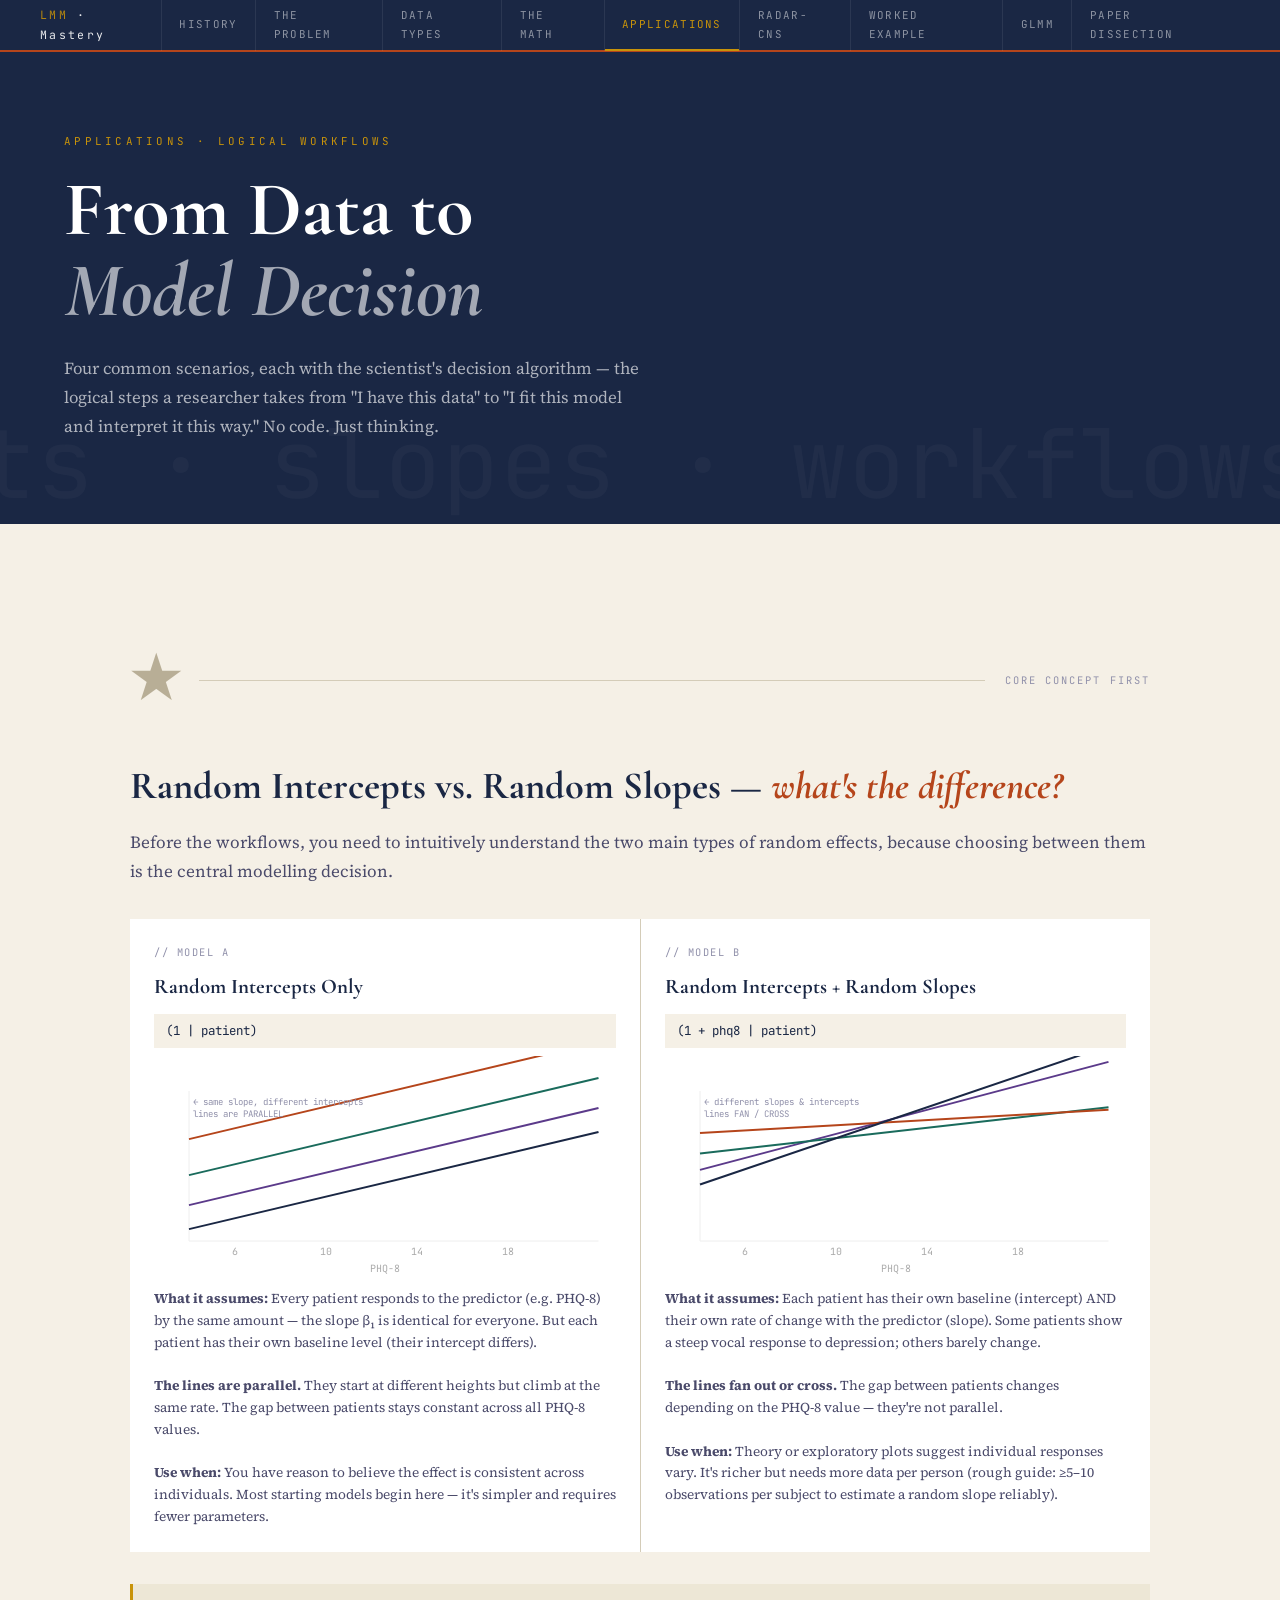
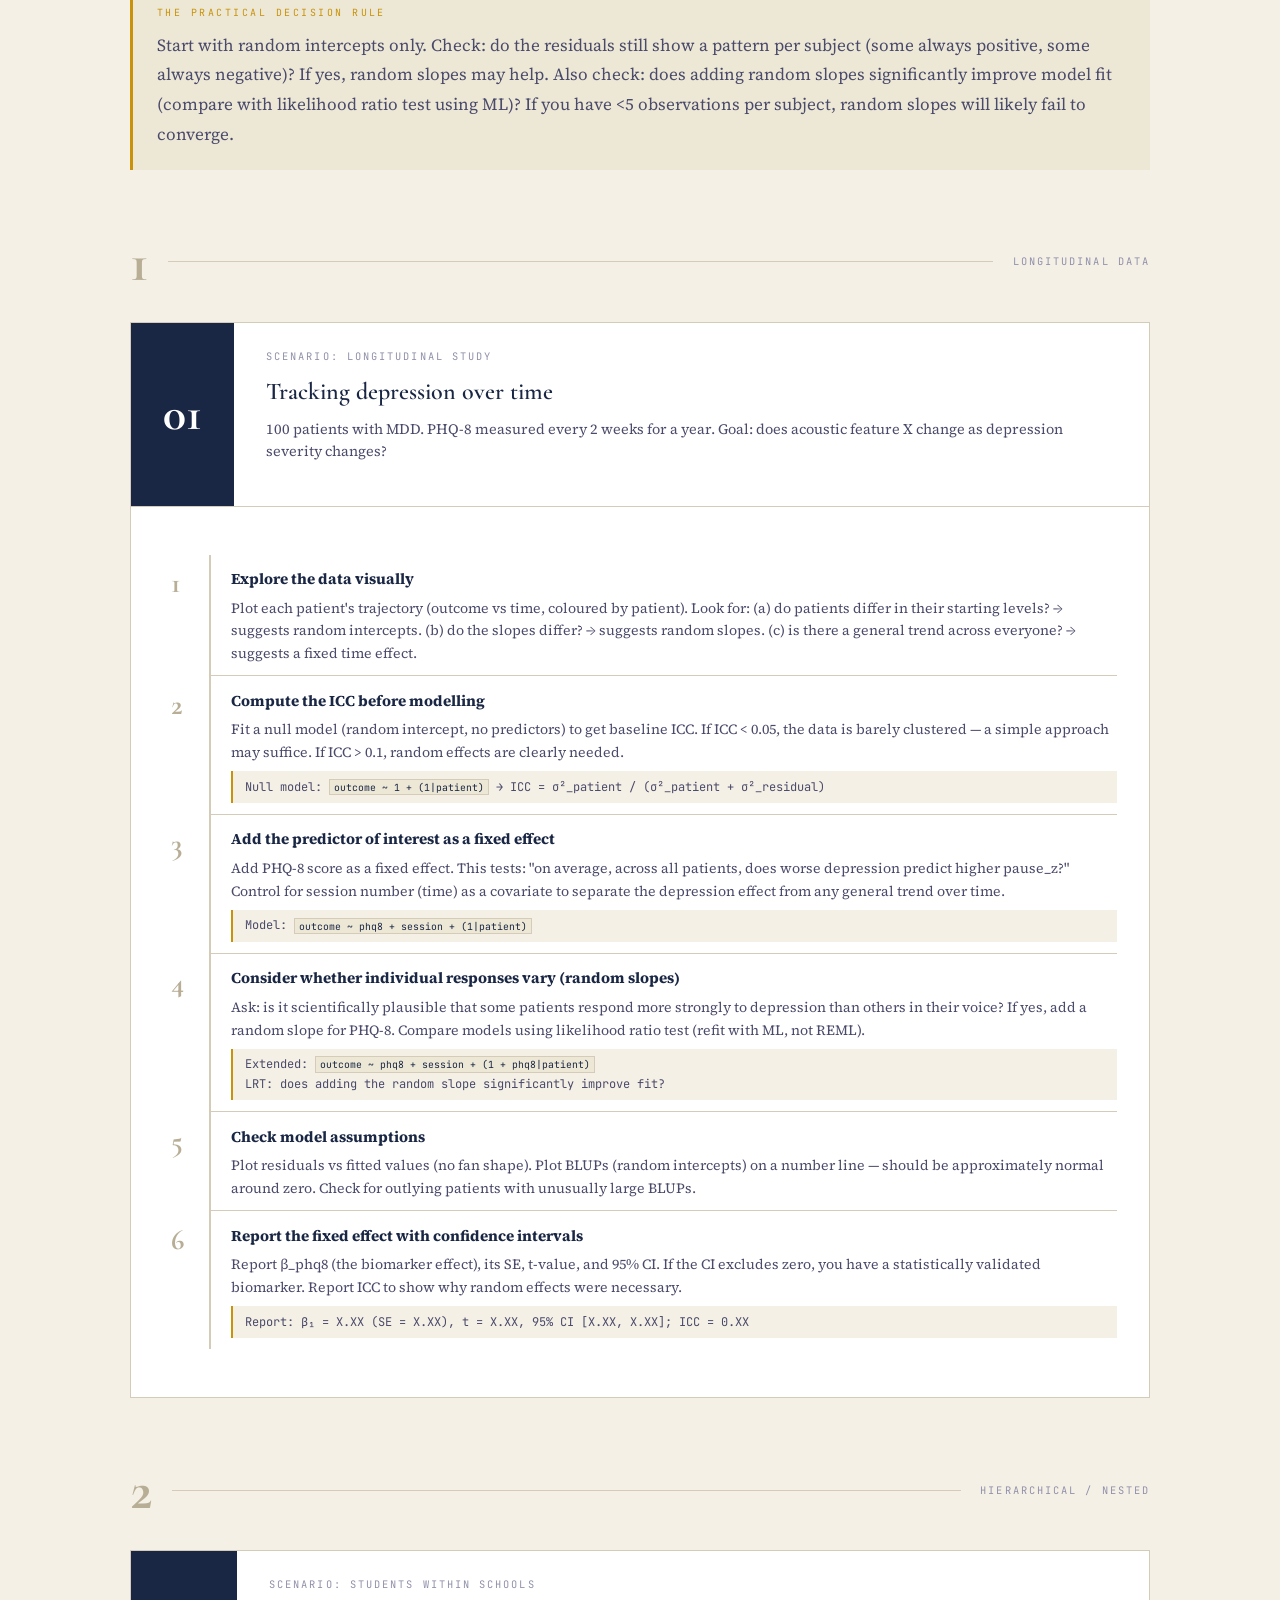
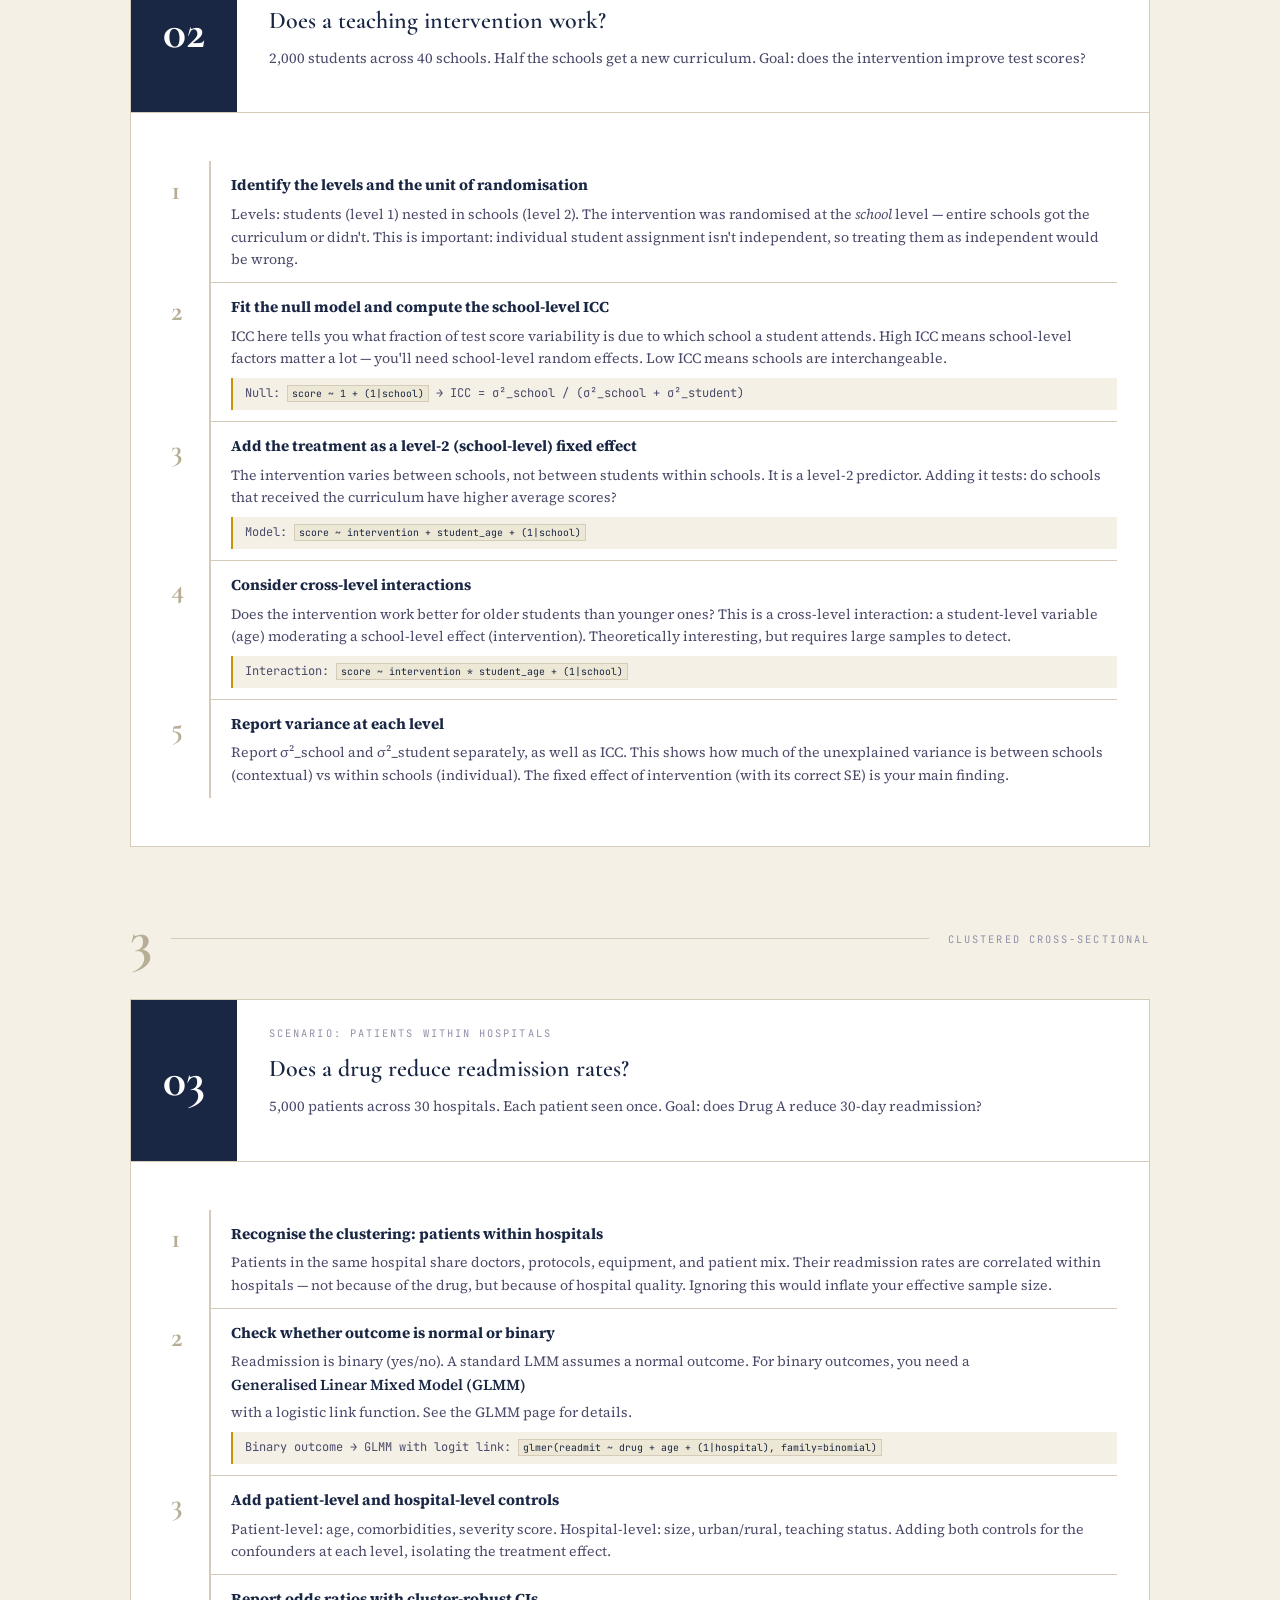
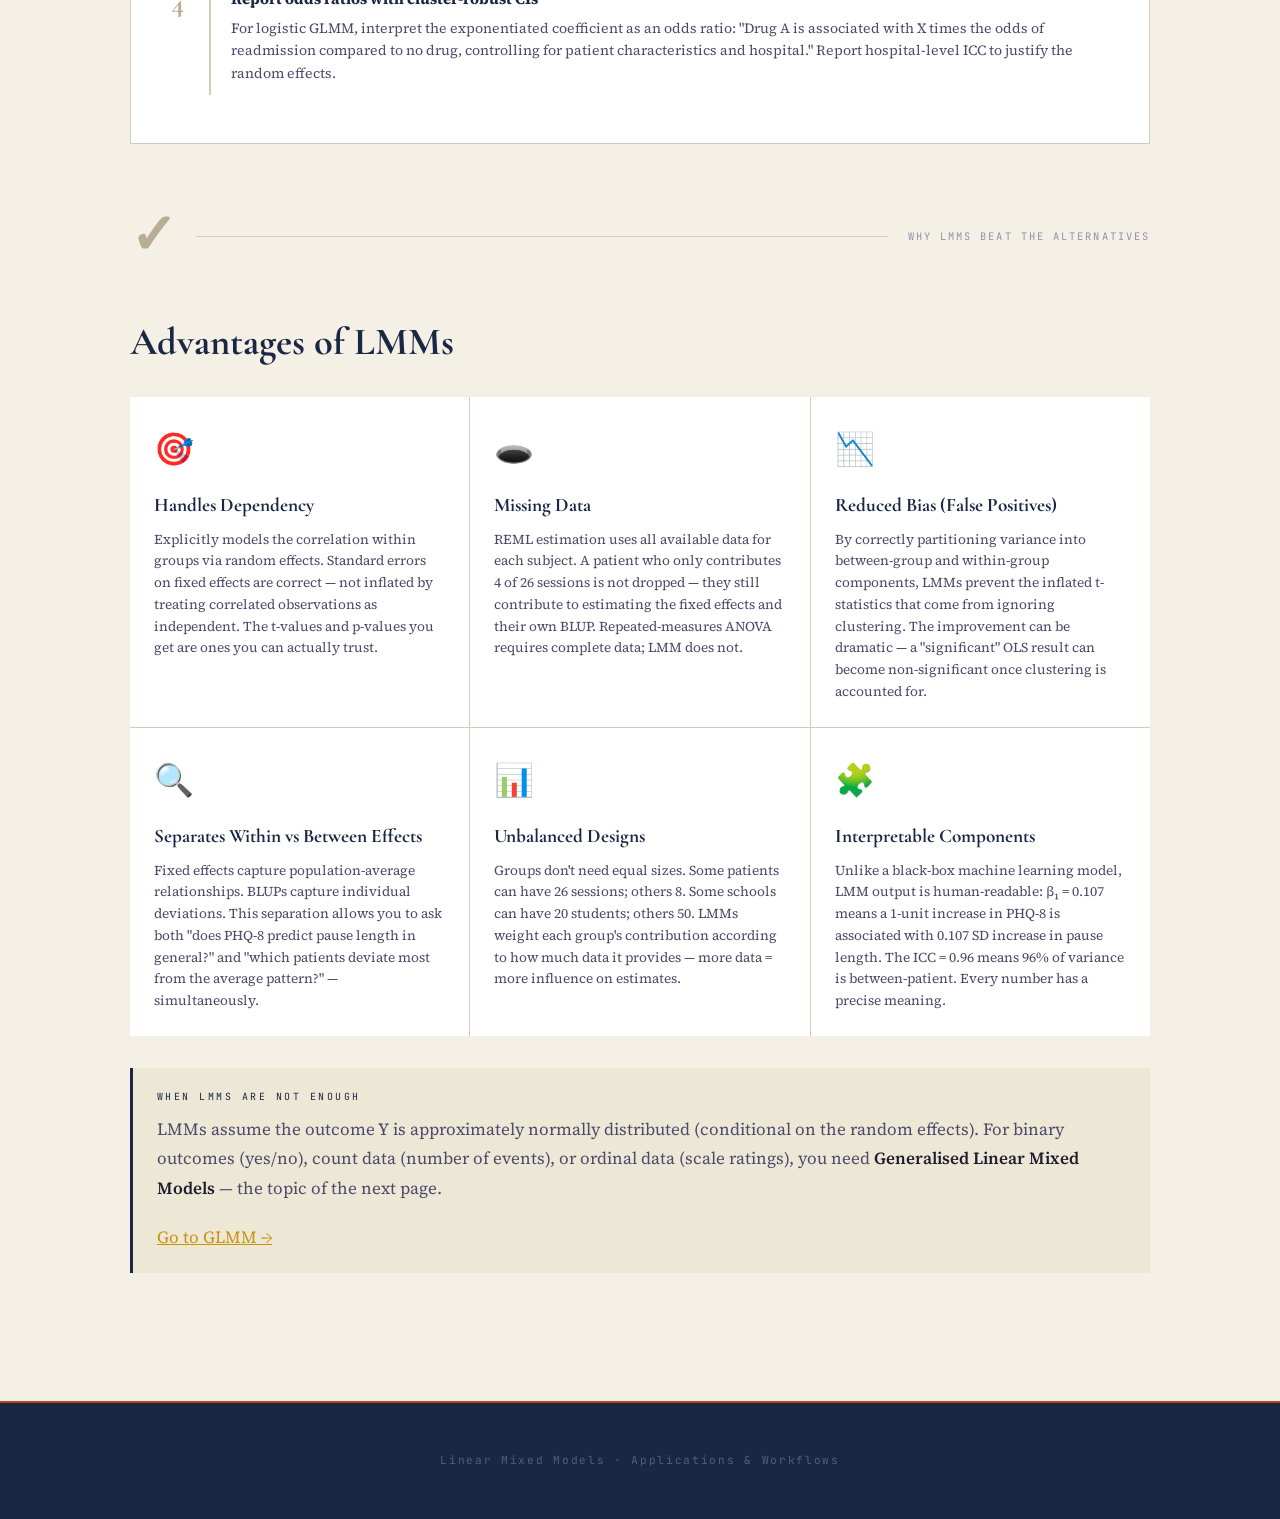
<file: applications.html>
<!DOCTYPE html>
<html lang="en">
<head>
<meta charset="UTF-8">
<meta name="viewport" content="width=device-width, initial-scale=1.0">
<title>Applications & Workflow — LMM Mastery</title>
<link rel="stylesheet" href="css/style.css">
<style>
.workflow-card {
  background: white; border: 1px solid var(--border);
  margin-bottom: 3rem; overflow: hidden;
}
.wf-head {
  display: grid; grid-template-columns: auto 1fr;
  gap: 0; border-bottom: 1px solid var(--border);
}
.wf-num {
  background: var(--navy); color: white;
  font-family: 'Cormorant Garamond', serif;
  font-size: 3rem; font-weight: 700;
  padding: 1.5rem 2rem;
  display: flex; align-items: center;
  line-height: 1;
}
.wf-title-block { padding: 1.5rem 2rem; }
.wf-scenario {
  font-family: 'JetBrains Mono', monospace;
  font-size: 0.65rem; letter-spacing: 0.2em;
  text-transform: uppercase; color: var(--ink-ghost); margin-bottom: 0.4rem;
}
.wf-title-block h3 { margin: 0 0 0.3rem; font-size: 1.5rem; }
.wf-subtitle { font-size: 0.9rem; color: var(--ink-faint); line-height: 1.55; }
.wf-body { padding: 2rem; }

/* Step list */
.algo-steps { list-style: none; padding: 0; margin: 1rem 0; counter-reset: step; }
.algo-step { counter-increment: step; display: grid; grid-template-columns: 48px 1fr; gap: 0; margin-bottom: 0; }
.algo-step-num {
  font-family: 'Cormorant Garamond', serif;
  font-size: 1.8rem; font-weight: 700;
  color: var(--border-dark); line-height: 1;
  padding: 0.9rem 0 0.9rem 0.5rem;
  border-right: 2px solid var(--border);
}
.algo-step-content { padding: 0.7rem 0 0.7rem 1.25rem; border-bottom: 1px solid var(--border); }
.algo-step:last-child .algo-step-content { border-bottom: none; }
.algo-step-content strong { display: block; color: var(--navy); margin-bottom: 0.25rem; font-size: 0.95rem; }
.algo-step-content p { margin: 0; font-size: 0.88rem; color: var(--ink-faint); line-height: 1.6; }
.algo-step-content .decision {
  font-family: 'JetBrains Mono', monospace; font-size: 0.75rem;
  background: var(--paper); border-left: 2px solid var(--gold);
  padding: 0.4rem 0.75rem; margin-top: 0.5rem; color: var(--ink-faint);
  line-height: 1.6;
}

/* Intercept vs Slope comparison */
.model-compare { display: grid; grid-template-columns: 1fr 1fr; gap: 1px; background: var(--border); margin: 2rem 0; }
.mc-cell { background: white; padding: 1.5rem; }
.mc-cell canvas { display: block; width: 100%; }
.mc-head { font-family: 'JetBrains Mono', monospace; font-size: 0.65rem; letter-spacing: 0.15em; text-transform: uppercase; color: var(--ink-ghost); margin-bottom: 0.5rem; }
.mc-title { font-family: 'Cormorant Garamond', serif; font-size: 1.3rem; font-weight: 700; color: var(--navy); margin-bottom: 0.4rem; }
.mc-eq { font-family: 'JetBrains Mono', monospace; font-size: 0.78rem; background: var(--paper); padding: 0.4rem 0.75rem; margin: 0.5rem 0; color: var(--navy); }
.mc-desc { font-size: 0.85rem; color: var(--ink-faint); line-height: 1.6; }

/* Advantages grid */
.adv-grid { display: grid; grid-template-columns: repeat(3, 1fr); gap: 1px; background: var(--border); margin: 2rem 0; }
.adv-cell { background: white; padding: 1.5rem; }
.adv-icon { font-size: 2rem; margin-bottom: 0.75rem; }
.adv-title { font-family: 'Cormorant Garamond', serif; font-size: 1.2rem; font-weight: 700; color: var(--navy); margin-bottom: 0.4rem; }
.adv-desc { font-size: 0.85rem; color: var(--ink-faint); line-height: 1.6; }

@media(max-width:700px){
  .model-compare { grid-template-columns: 1fr; }
  .adv-grid { grid-template-columns: 1fr; }
  .wf-head { grid-template-columns: 1fr; }
}
</style>
</head>
<body>
<nav class="site-nav">
  <a href="index.html" class="nav-brand"><span>LMM</span> · Mastery</a>
  <div class="nav-links">
    <a href="history.html">History</a>
    <a href="problem.html">The Problem</a>
    <a href="data-types.html">Data Types</a>
    <a href="math.html">The Math</a>
    <a href="applications.html" class="active">Applications</a>
    <a href="radar.html">RADAR-CNS</a>
    <a href="example.html">Worked Example</a>
    <a href="glmm.html">GLMM</a>
    <a href="paper.html">Paper Dissection</a>
  </div>
</nav>

<div class="page-body">
  <div class="page-hero" data-equation="intercepts · slopes · workflows">
    <div class="hero-eyebrow">Applications · Logical Workflows</div>
    <h1 class="hero-title">From Data to<br><em>Model Decision</em></h1>
    <p class="hero-subtitle">
      Four common scenarios, each with the scientist's decision algorithm — the logical steps a researcher takes from "I have this data" to "I fit this model and interpret it this way." No code. Just thinking.
    </p>
  </div>

  <div class="content-wide">

    <!-- RANDOM INTERCEPTS VS SLOPES FIRST — conceptual foundation -->
    <div class="section-marker"><div class="sm-num">★</div><div class="sm-line"></div><div class="sm-label">Core Concept First</div></div>

    <h2>Random Intercepts vs. Random Slopes — <em>what's the difference?</em></h2>
    <p>Before the workflows, you need to intuitively understand the two main types of random effects, because choosing between them is the central modelling decision.</p>

    <div class="model-compare">
      <div class="mc-cell">
        <div class="mc-head">// Model A</div>
        <div class="mc-title">Random Intercepts Only</div>
        <div class="mc-eq">(1 | patient)</div>
        <canvas id="riCanvas" height="220"></canvas>
        <div class="mc-desc" style="margin-top:0.75rem;">
          <strong>What it assumes:</strong> Every patient responds to the predictor (e.g. PHQ-8) by the same amount — the slope β₁ is identical for everyone. But each patient has their own baseline level (their intercept differs).<br><br>
          <strong>The lines are parallel.</strong> They start at different heights but climb at the same rate. The gap between patients stays constant across all PHQ-8 values.<br><br>
          <strong>Use when:</strong> You have reason to believe the effect is consistent across individuals. Most starting models begin here — it's simpler and requires fewer parameters.
        </div>
      </div>
      <div class="mc-cell">
        <div class="mc-head">// Model B</div>
        <div class="mc-title">Random Intercepts + Random Slopes</div>
        <div class="mc-eq">(1 + phq8 | patient)</div>
        <canvas id="rsCanvas" height="220"></canvas>
        <div class="mc-desc" style="margin-top:0.75rem;">
          <strong>What it assumes:</strong> Each patient has their own baseline (intercept) AND their own rate of change with the predictor (slope). Some patients show a steep vocal response to depression; others barely change.<br><br>
          <strong>The lines fan out or cross.</strong> The gap between patients changes depending on the PHQ-8 value — they're not parallel.<br><br>
          <strong>Use when:</strong> Theory or exploratory plots suggest individual responses vary. It's richer but needs more data per person (rough guide: ≥5–10 observations per subject to estimate a random slope reliably).
        </div>
      </div>
    </div>

    <div class="callout gold">
      <div class="callout-label">The Practical Decision Rule</div>
      <p>Start with random intercepts only. Check: do the residuals still show a pattern per subject (some always positive, some always negative)? If yes, random slopes may help. Also check: does adding random slopes significantly improve model fit (compare with likelihood ratio test using ML)? If you have &lt;5 observations per subject, random slopes will likely fail to converge.</p>
    </div>

    <!-- ════════════════════════════════════
         WORKFLOW 1: LONGITUDINAL
    ═════════════════════════════════════ -->
    <div class="section-marker"><div class="sm-num">1</div><div class="sm-line"></div><div class="sm-label">Longitudinal Data</div></div>

    <div class="workflow-card">
      <div class="wf-head">
        <div class="wf-num">01</div>
        <div class="wf-title-block">
          <div class="wf-scenario">Scenario: Longitudinal Study</div>
          <h3>Tracking depression over time</h3>
          <p class="wf-subtitle">100 patients with MDD. PHQ-8 measured every 2 weeks for a year. Goal: does acoustic feature X change as depression severity changes?</p>
        </div>
      </div>
      <div class="wf-body">
        <ul class="algo-steps">
          <li class="algo-step">
            <div class="algo-step-num">1</div>
            <div class="algo-step-content">
              <strong>Explore the data visually</strong>
              <p>Plot each patient's trajectory (outcome vs time, coloured by patient). Look for: (a) do patients differ in their starting levels? → suggests random intercepts. (b) do the slopes differ? → suggests random slopes. (c) is there a general trend across everyone? → suggests a fixed time effect.</p>
            </div>
          </li>
          <li class="algo-step">
            <div class="algo-step-num">2</div>
            <div class="algo-step-content">
              <strong>Compute the ICC before modelling</strong>
              <p>Fit a null model (random intercept, no predictors) to get baseline ICC. If ICC &lt; 0.05, the data is barely clustered — a simple approach may suffice. If ICC &gt; 0.1, random effects are clearly needed.</p>
              <div class="decision">Null model: <code>outcome ~ 1 + (1|patient)</code> → ICC = σ²_patient / (σ²_patient + σ²_residual)</div>
            </div>
          </li>
          <li class="algo-step">
            <div class="algo-step-num">3</div>
            <div class="algo-step-content">
              <strong>Add the predictor of interest as a fixed effect</strong>
              <p>Add PHQ-8 score as a fixed effect. This tests: "on average, across all patients, does worse depression predict higher pause_z?" Control for session number (time) as a covariate to separate the depression effect from any general trend over time.</p>
              <div class="decision">Model: <code>outcome ~ phq8 + session + (1|patient)</code></div>
            </div>
          </li>
          <li class="algo-step">
            <div class="algo-step-num">4</div>
            <div class="algo-step-content">
              <strong>Consider whether individual responses vary (random slopes)</strong>
              <p>Ask: is it scientifically plausible that some patients respond more strongly to depression than others in their voice? If yes, add a random slope for PHQ-8. Compare models using likelihood ratio test (refit with ML, not REML).</p>
              <div class="decision">Extended: <code>outcome ~ phq8 + session + (1 + phq8|patient)</code><br>LRT: does adding the random slope significantly improve fit?</div>
            </div>
          </li>
          <li class="algo-step">
            <div class="algo-step-num">5</div>
            <div class="algo-step-content">
              <strong>Check model assumptions</strong>
              <p>Plot residuals vs fitted values (no fan shape). Plot BLUPs (random intercepts) on a number line — should be approximately normal around zero. Check for outlying patients with unusually large BLUPs.</p>
            </div>
          </li>
          <li class="algo-step">
            <div class="algo-step-num">6</div>
            <div class="algo-step-content">
              <strong>Report the fixed effect with confidence intervals</strong>
              <p>Report β_phq8 (the biomarker effect), its SE, t-value, and 95% CI. If the CI excludes zero, you have a statistically validated biomarker. Report ICC to show why random effects were necessary.</p>
              <div class="decision">Report: β₁ = X.XX (SE = X.XX), t = X.XX, 95% CI [X.XX, X.XX]; ICC = 0.XX</div>
            </div>
          </li>
        </ul>
      </div>
    </div>

    <!-- ════════════════════════════════════
         WORKFLOW 2: HIERARCHICAL
    ═════════════════════════════════════ -->
    <div class="section-marker"><div class="sm-num">2</div><div class="sm-line"></div><div class="sm-label">Hierarchical / Nested</div></div>

    <div class="workflow-card">
      <div class="wf-head">
        <div class="wf-num">02</div>
        <div class="wf-title-block">
          <div class="wf-scenario">Scenario: Students within Schools</div>
          <h3>Does a teaching intervention work?</h3>
          <p class="wf-subtitle">2,000 students across 40 schools. Half the schools get a new curriculum. Goal: does the intervention improve test scores?</p>
        </div>
      </div>
      <div class="wf-body">
        <ul class="algo-steps">
          <li class="algo-step">
            <div class="algo-step-num">1</div>
            <div class="algo-step-content">
              <strong>Identify the levels and the unit of randomisation</strong>
              <p>Levels: students (level 1) nested in schools (level 2). The intervention was randomised at the <em>school</em> level — entire schools got the curriculum or didn't. This is important: individual student assignment isn't independent, so treating them as independent would be wrong.</p>
            </div>
          </li>
          <li class="algo-step">
            <div class="algo-step-num">2</div>
            <div class="algo-step-content">
              <strong>Fit the null model and compute the school-level ICC</strong>
              <p>ICC here tells you what fraction of test score variability is due to which school a student attends. High ICC means school-level factors matter a lot — you'll need school-level random effects. Low ICC means schools are interchangeable.</p>
              <div class="decision">Null: <code>score ~ 1 + (1|school)</code> → ICC = σ²_school / (σ²_school + σ²_student)</div>
            </div>
          </li>
          <li class="algo-step">
            <div class="algo-step-num">3</div>
            <div class="algo-step-content">
              <strong>Add the treatment as a level-2 (school-level) fixed effect</strong>
              <p>The intervention varies between schools, not between students within schools. It is a level-2 predictor. Adding it tests: do schools that received the curriculum have higher average scores?</p>
              <div class="decision">Model: <code>score ~ intervention + student_age + (1|school)</code></div>
            </div>
          </li>
          <li class="algo-step">
            <div class="algo-step-num">4</div>
            <div class="algo-step-content">
              <strong>Consider cross-level interactions</strong>
              <p>Does the intervention work better for older students than younger ones? This is a cross-level interaction: a student-level variable (age) moderating a school-level effect (intervention). Theoretically interesting, but requires large samples to detect.</p>
              <div class="decision">Interaction: <code>score ~ intervention * student_age + (1|school)</code></div>
            </div>
          </li>
          <li class="algo-step">
            <div class="algo-step-num">5</div>
            <div class="algo-step-content">
              <strong>Report variance at each level</strong>
              <p>Report σ²_school and σ²_student separately, as well as ICC. This shows how much of the unexplained variance is between schools (contextual) vs within schools (individual). The fixed effect of intervention (with its correct SE) is your main finding.</p>
            </div>
          </li>
        </ul>
      </div>
    </div>

    <!-- ════════════════════════════════════
         WORKFLOW 3: CLUSTERED CROSS-SECTIONAL
    ═════════════════════════════════════ -->
    <div class="section-marker"><div class="sm-num">3</div><div class="sm-line"></div><div class="sm-label">Clustered Cross-Sectional</div></div>

    <div class="workflow-card">
      <div class="wf-head">
        <div class="wf-num">03</div>
        <div class="wf-title-block">
          <div class="wf-scenario">Scenario: Patients within Hospitals</div>
          <h3>Does a drug reduce readmission rates?</h3>
          <p class="wf-subtitle">5,000 patients across 30 hospitals. Each patient seen once. Goal: does Drug A reduce 30-day readmission?</p>
        </div>
      </div>
      <div class="wf-body">
        <ul class="algo-steps">
          <li class="algo-step">
            <div class="algo-step-num">1</div>
            <div class="algo-step-content">
              <strong>Recognise the clustering: patients within hospitals</strong>
              <p>Patients in the same hospital share doctors, protocols, equipment, and patient mix. Their readmission rates are correlated within hospitals — not because of the drug, but because of hospital quality. Ignoring this would inflate your effective sample size.</p>
            </div>
          </li>
          <li class="algo-step">
            <div class="algo-step-num">2</div>
            <div class="algo-step-content">
              <strong>Check whether outcome is normal or binary</strong>
              <p>Readmission is binary (yes/no). A standard LMM assumes a normal outcome. For binary outcomes, you need a <strong>Generalised Linear Mixed Model (GLMM)</strong> with a logistic link function. See the GLMM page for details.</p>
              <div class="decision">Binary outcome → GLMM with logit link: <code>glmer(readmit ~ drug + age + (1|hospital), family=binomial)</code></div>
            </div>
          </li>
          <li class="algo-step">
            <div class="algo-step-num">3</div>
            <div class="algo-step-content">
              <strong>Add patient-level and hospital-level controls</strong>
              <p>Patient-level: age, comorbidities, severity score. Hospital-level: size, urban/rural, teaching status. Adding both controls for the confounders at each level, isolating the treatment effect.</p>
            </div>
          </li>
          <li class="algo-step">
            <div class="algo-step-num">4</div>
            <div class="algo-step-content">
              <strong>Report odds ratios with cluster-robust CIs</strong>
              <p>For logistic GLMM, interpret the exponentiated coefficient as an odds ratio: "Drug A is associated with X times the odds of readmission compared to no drug, controlling for patient characteristics and hospital." Report hospital-level ICC to justify the random effects.</p>
            </div>
          </li>
        </ul>
      </div>
    </div>

    <!-- ADVANTAGES -->
    <div class="section-marker"><div class="sm-num">✓</div><div class="sm-line"></div><div class="sm-label">Why LMMs Beat the Alternatives</div></div>

    <h2>Advantages of LMMs</h2>

    <div class="adv-grid">
      <div class="adv-cell">
        <div class="adv-icon">🎯</div>
        <div class="adv-title">Handles Dependency</div>
        <div class="adv-desc">Explicitly models the correlation within groups via random effects. Standard errors on fixed effects are correct — not inflated by treating correlated observations as independent. The t-values and p-values you get are ones you can actually trust.</div>
      </div>
      <div class="adv-cell">
        <div class="adv-icon">🕳️</div>
        <div class="adv-title">Missing Data</div>
        <div class="adv-desc">REML estimation uses all available data for each subject. A patient who only contributes 4 of 26 sessions is not dropped — they still contribute to estimating the fixed effects and their own BLUP. Repeated-measures ANOVA requires complete data; LMM does not.</div>
      </div>
      <div class="adv-cell">
        <div class="adv-icon">📉</div>
        <div class="adv-title">Reduced Bias (False Positives)</div>
        <div class="adv-desc">By correctly partitioning variance into between-group and within-group components, LMMs prevent the inflated t-statistics that come from ignoring clustering. The improvement can be dramatic — a "significant" OLS result can become non-significant once clustering is accounted for.</div>
      </div>
      <div class="adv-cell">
        <div class="adv-icon">🔍</div>
        <div class="adv-title">Separates Within vs Between Effects</div>
        <div class="adv-desc">Fixed effects capture population-average relationships. BLUPs capture individual deviations. This separation allows you to ask both "does PHQ-8 predict pause length in general?" and "which patients deviate most from the average pattern?" — simultaneously.</div>
      </div>
      <div class="adv-cell">
        <div class="adv-icon">📊</div>
        <div class="adv-title">Unbalanced Designs</div>
        <div class="adv-desc">Groups don't need equal sizes. Some patients can have 26 sessions; others 8. Some schools can have 20 students; others 50. LMMs weight each group's contribution according to how much data it provides — more data = more influence on estimates.</div>
      </div>
      <div class="adv-cell">
        <div class="adv-icon">🧩</div>
        <div class="adv-title">Interpretable Components</div>
        <div class="adv-desc">Unlike a black-box machine learning model, LMM output is human-readable: β₁ = 0.107 means a 1-unit increase in PHQ-8 is associated with 0.107 SD increase in pause length. The ICC = 0.96 means 96% of variance is between-patient. Every number has a precise meaning.</div>
      </div>
    </div>

    <div class="callout navy" style="margin-top:2rem;">
      <div class="callout-label">When LMMs Are Not Enough</div>
      <p>LMMs assume the outcome Y is approximately normally distributed (conditional on the random effects). For binary outcomes (yes/no), count data (number of events), or ordinal data (scale ratings), you need <strong>Generalised Linear Mixed Models</strong> — the topic of the next page.</p>
      <p style="margin-bottom:0;"><a href="glmm.html" style="color:var(--gold);">Go to GLMM →</a></p>
    </div>

  </div>
</div>

<footer class="site-footer"><p>Linear Mixed Models · Applications & Workflows</p></footer>

<script>
const DPR = window.devicePixelRatio || 1;
const PAT = ['#5b3a8a','#1a6b5c','#b5451b','#1a2744'];

function setupC(id, h) {
  const c = document.getElementById(id); if(!c) return null;
  const W = c.parentElement.clientWidth - 48;
  c.width=W*DPR; c.height=h*DPR; c.style.width=W+'px'; c.style.height=h+'px';
  const ctx=c.getContext('2d'); ctx.scale(DPR,DPR);
  ctx.fillStyle='white'; ctx.fillRect(0,0,W,h);
  return {ctx,W,H:h};
}

function drawRI() {
  const s=setupC('riCanvas',220); if(!s) return;
  const {ctx,W,H}=s;
  const pad=35, slope=0.09;
  const intercepts=[-0.4, 0.1, 0.7, -0.8];
  const toX=v=>pad+(v-4)/(22-4)*(W-1.5*pad);
  const toY=v=>H-pad-((v-(-1.5))/(2.5)*(H-2*pad));

  ctx.strokeStyle='#eee'; ctx.lineWidth=1;
  ctx.beginPath(); ctx.moveTo(pad,pad); ctx.lineTo(pad,H-pad); ctx.stroke();
  ctx.beginPath(); ctx.moveTo(pad,H-pad); ctx.lineTo(W-pad/2,H-pad); ctx.stroke();
  ctx.fillStyle='#aaa'; ctx.font='10px JetBrains Mono'; ctx.textAlign='center';
  [6,10,14,18].forEach(v=>ctx.fillText(v,toX(v),H-pad+14));
  ctx.fillText('PHQ-8',W/2,H-4);

  intercepts.forEach((b0,i)=>{
    const a=b0+(-0.862);
    ctx.strokeStyle=PAT[i]; ctx.lineWidth=2; ctx.setLineDash([]);
    ctx.beginPath(); ctx.moveTo(toX(4),toY(a+slope*4)); ctx.lineTo(toX(22),toY(a+slope*22)); ctx.stroke();
  });
  ctx.fillStyle='#9090aa'; ctx.font='9px JetBrains Mono'; ctx.textAlign='left';
  ctx.fillText('← same slope, different intercepts', pad+4, pad+14);
  ctx.fillText('lines are PARALLEL', pad+4, pad+26);
}

function drawRS() {
  const s=setupC('rsCanvas',220); if(!s) return;
  const {ctx,W,H}=s;
  const pad=35;
  const params=[
    {b0:-0.4, b1:0.14},
    {b0: 0.3, b1:0.06},
    {b0: 0.9, b1:0.03},
    {b0:-0.9, b1:0.18},
  ];
  const toX=v=>pad+(v-4)/(22-4)*(W-1.5*pad);
  const toY=v=>H-pad-((v-(-1.5))/(3.5)*(H-2*pad));

  ctx.strokeStyle='#eee'; ctx.lineWidth=1;
  ctx.beginPath(); ctx.moveTo(pad,pad); ctx.lineTo(pad,H-pad); ctx.stroke();
  ctx.beginPath(); ctx.moveTo(pad,H-pad); ctx.lineTo(W-pad/2,H-pad); ctx.stroke();
  ctx.fillStyle='#aaa'; ctx.font='10px JetBrains Mono'; ctx.textAlign='center';
  [6,10,14,18].forEach(v=>ctx.fillText(v,toX(v),H-pad+14));
  ctx.fillText('PHQ-8',W/2,H-4);

  params.forEach((p,i)=>{
    ctx.strokeStyle=PAT[i]; ctx.lineWidth=2;
    ctx.beginPath(); ctx.moveTo(toX(4),toY(p.b0+p.b1*4)); ctx.lineTo(toX(22),toY(p.b0+p.b1*22)); ctx.stroke();
  });
  ctx.fillStyle='#9090aa'; ctx.font='9px JetBrains Mono'; ctx.textAlign='left';
  ctx.fillText('← different slopes & intercepts', pad+4, pad+14);
  ctx.fillText('lines FAN / CROSS', pad+4, pad+26);
}

window.addEventListener('load',()=>{ drawRI(); drawRS(); });
window.addEventListener('resize',()=>{ drawRI(); drawRS(); });
</script>
</body>
</html>
</file>
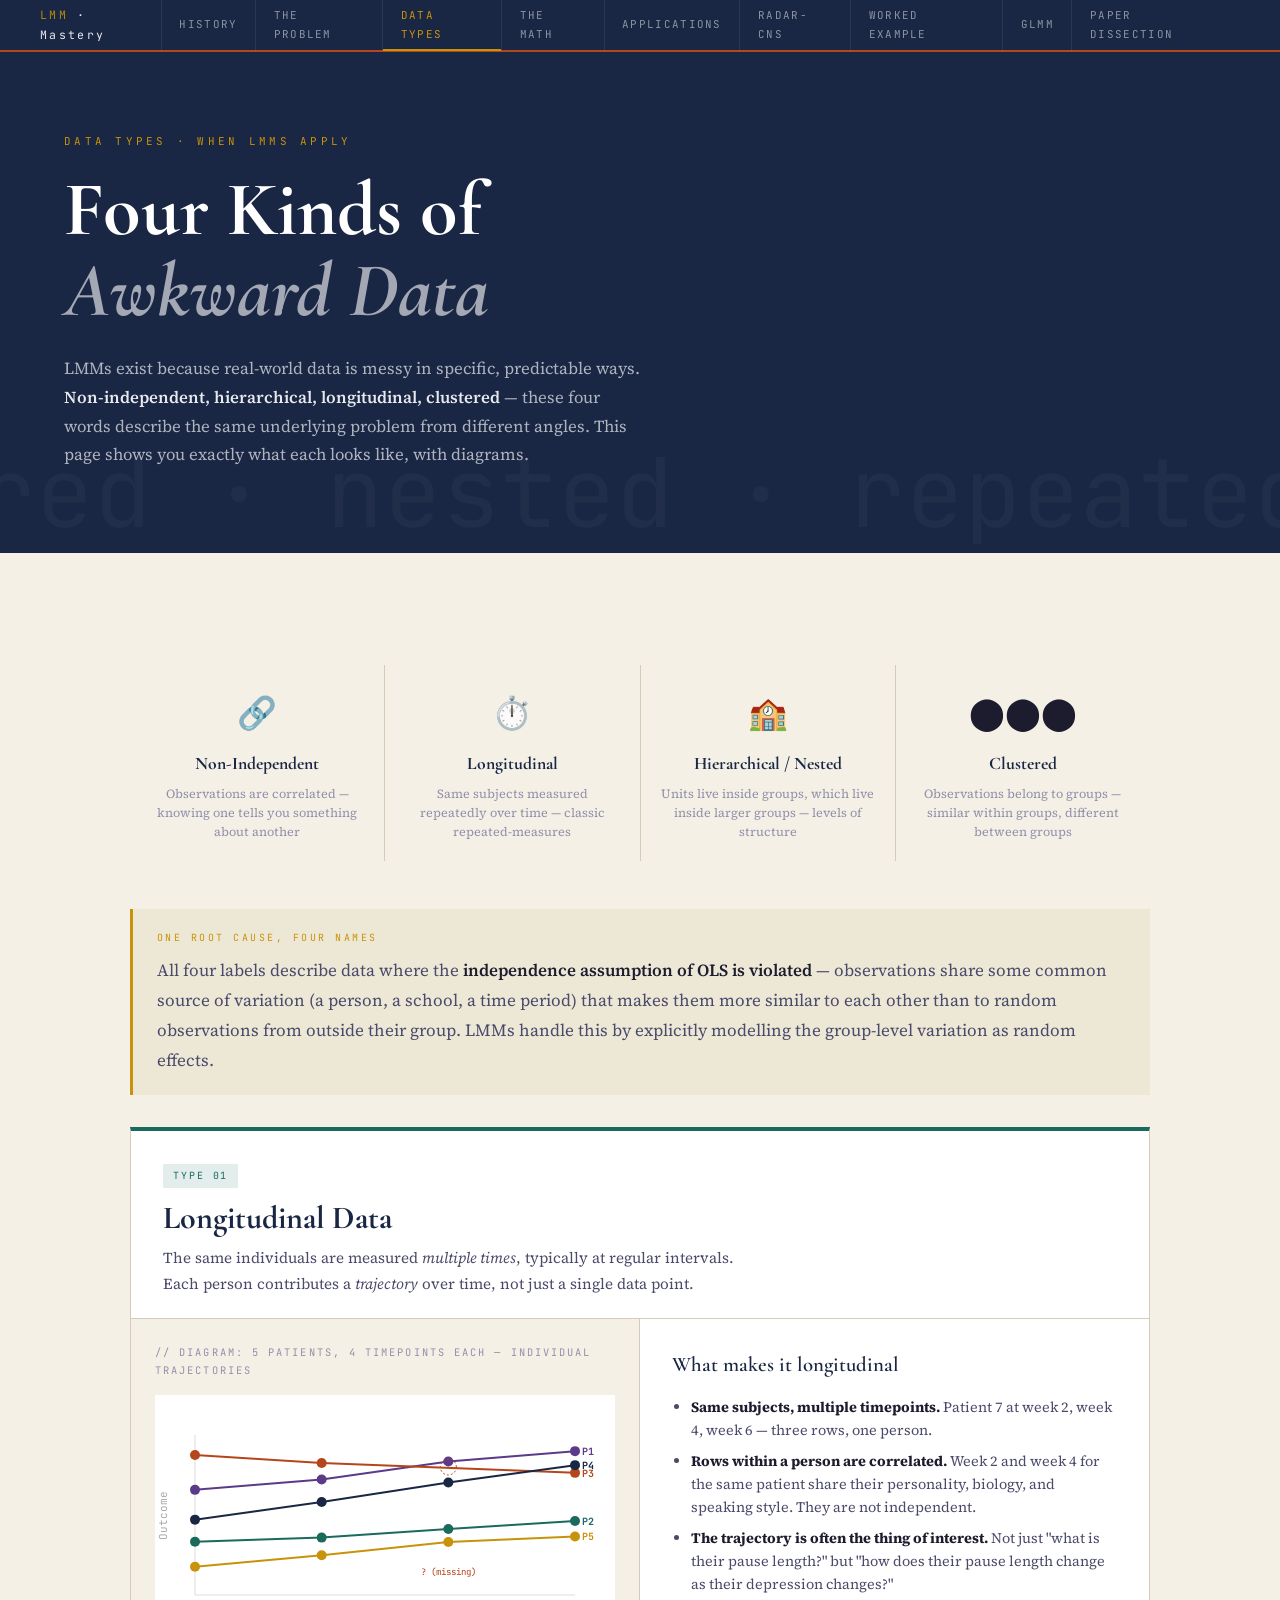
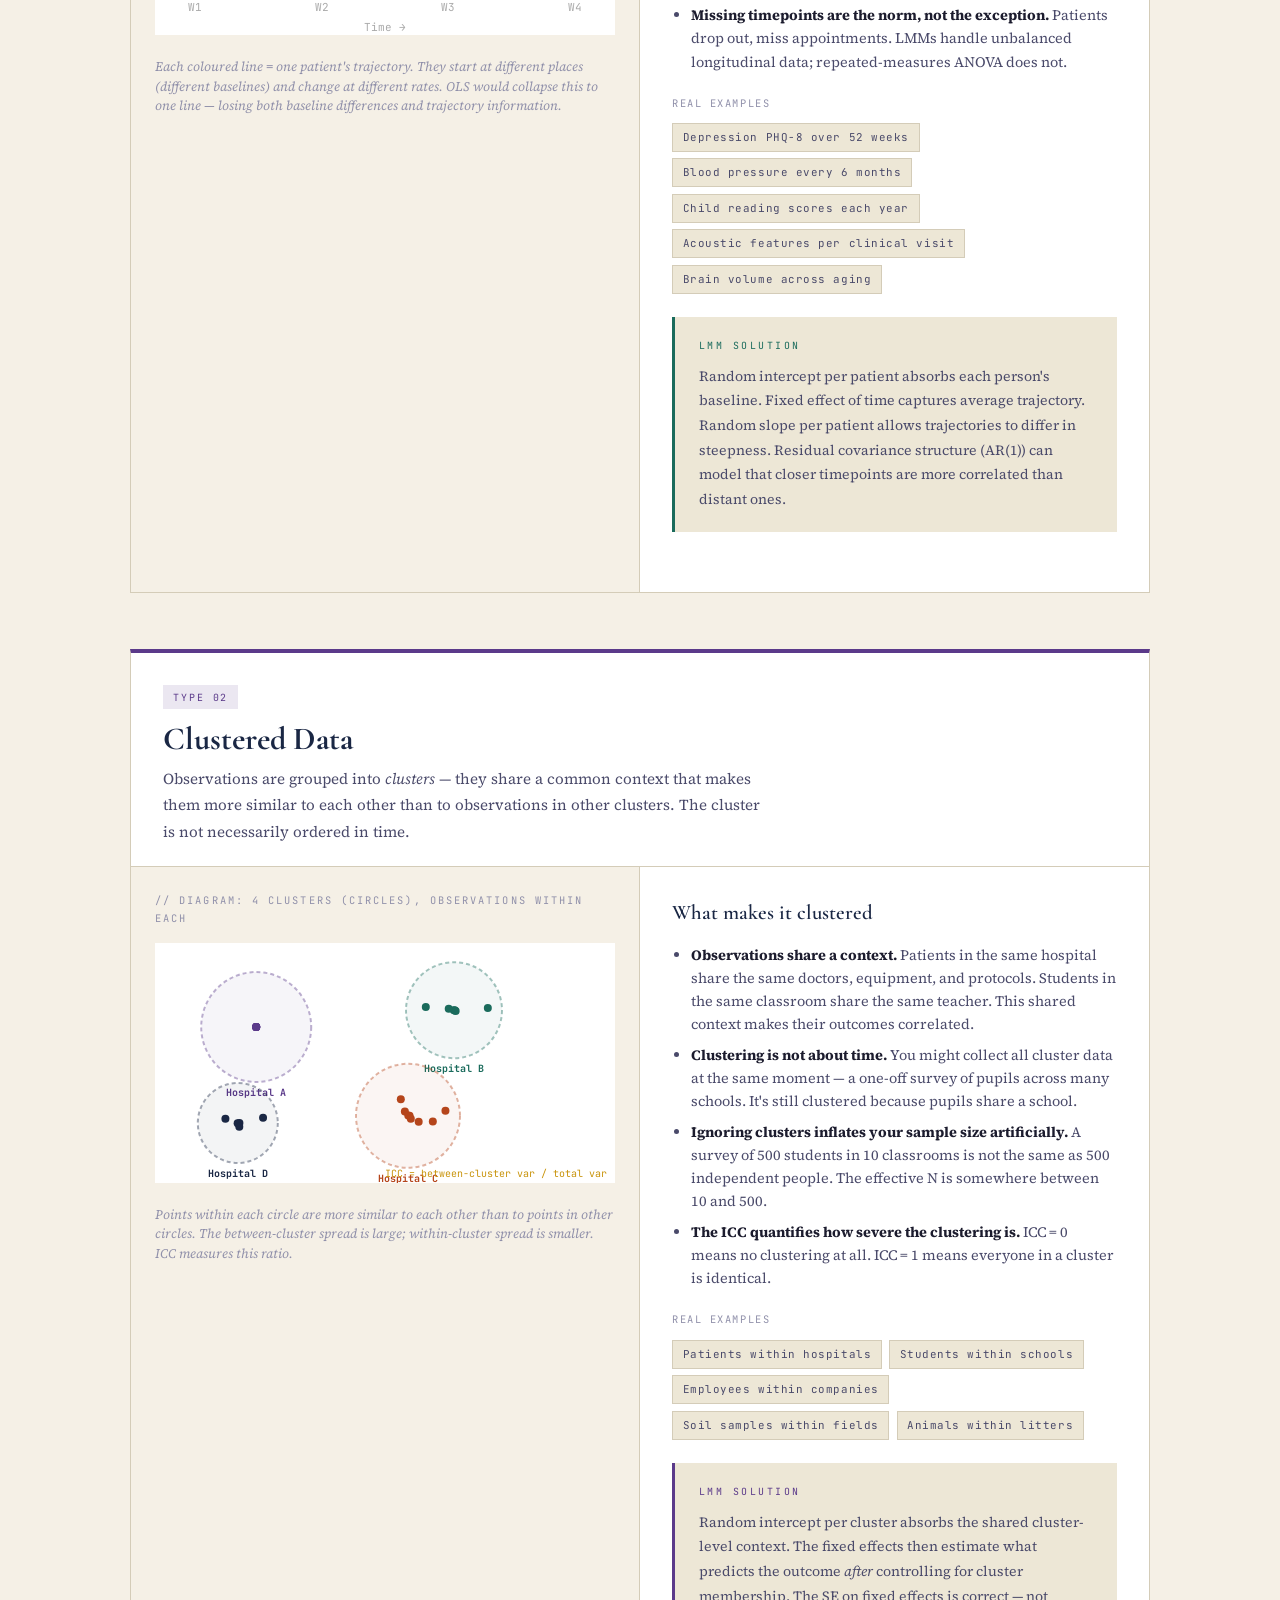
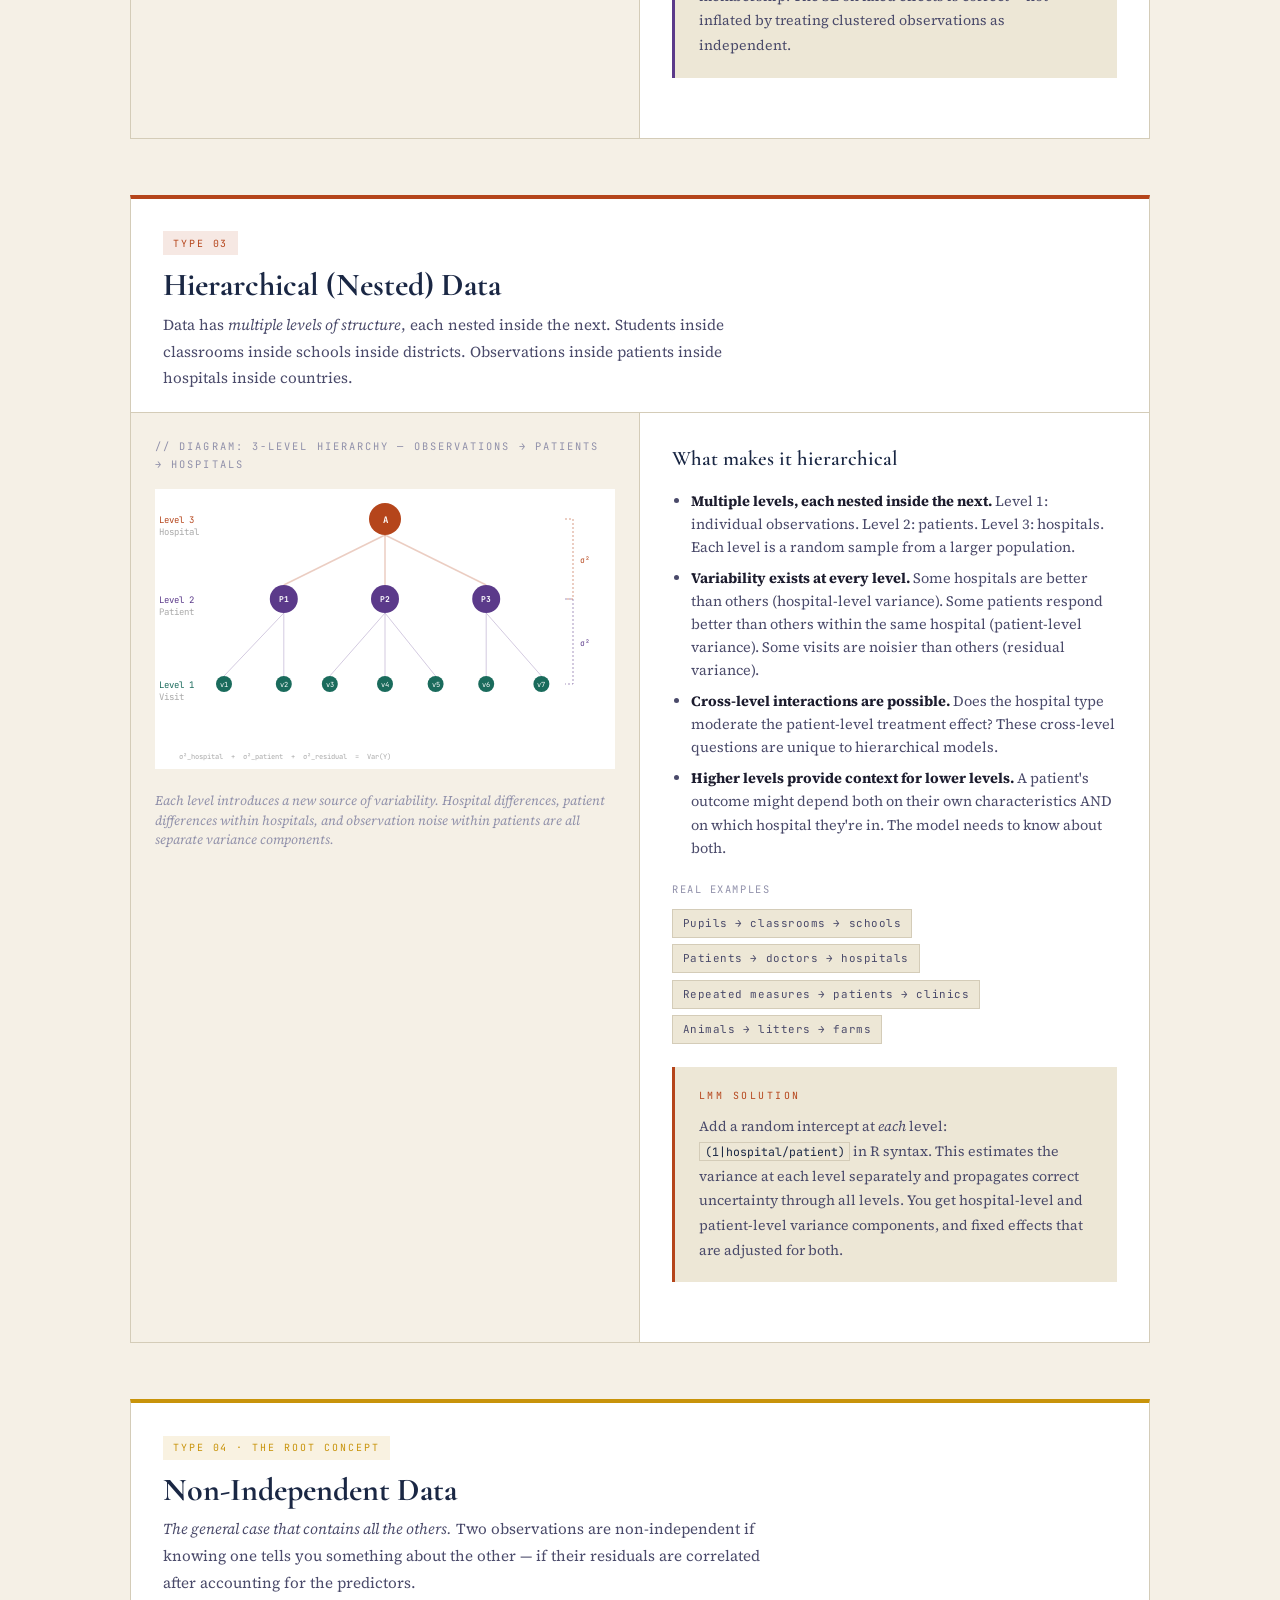
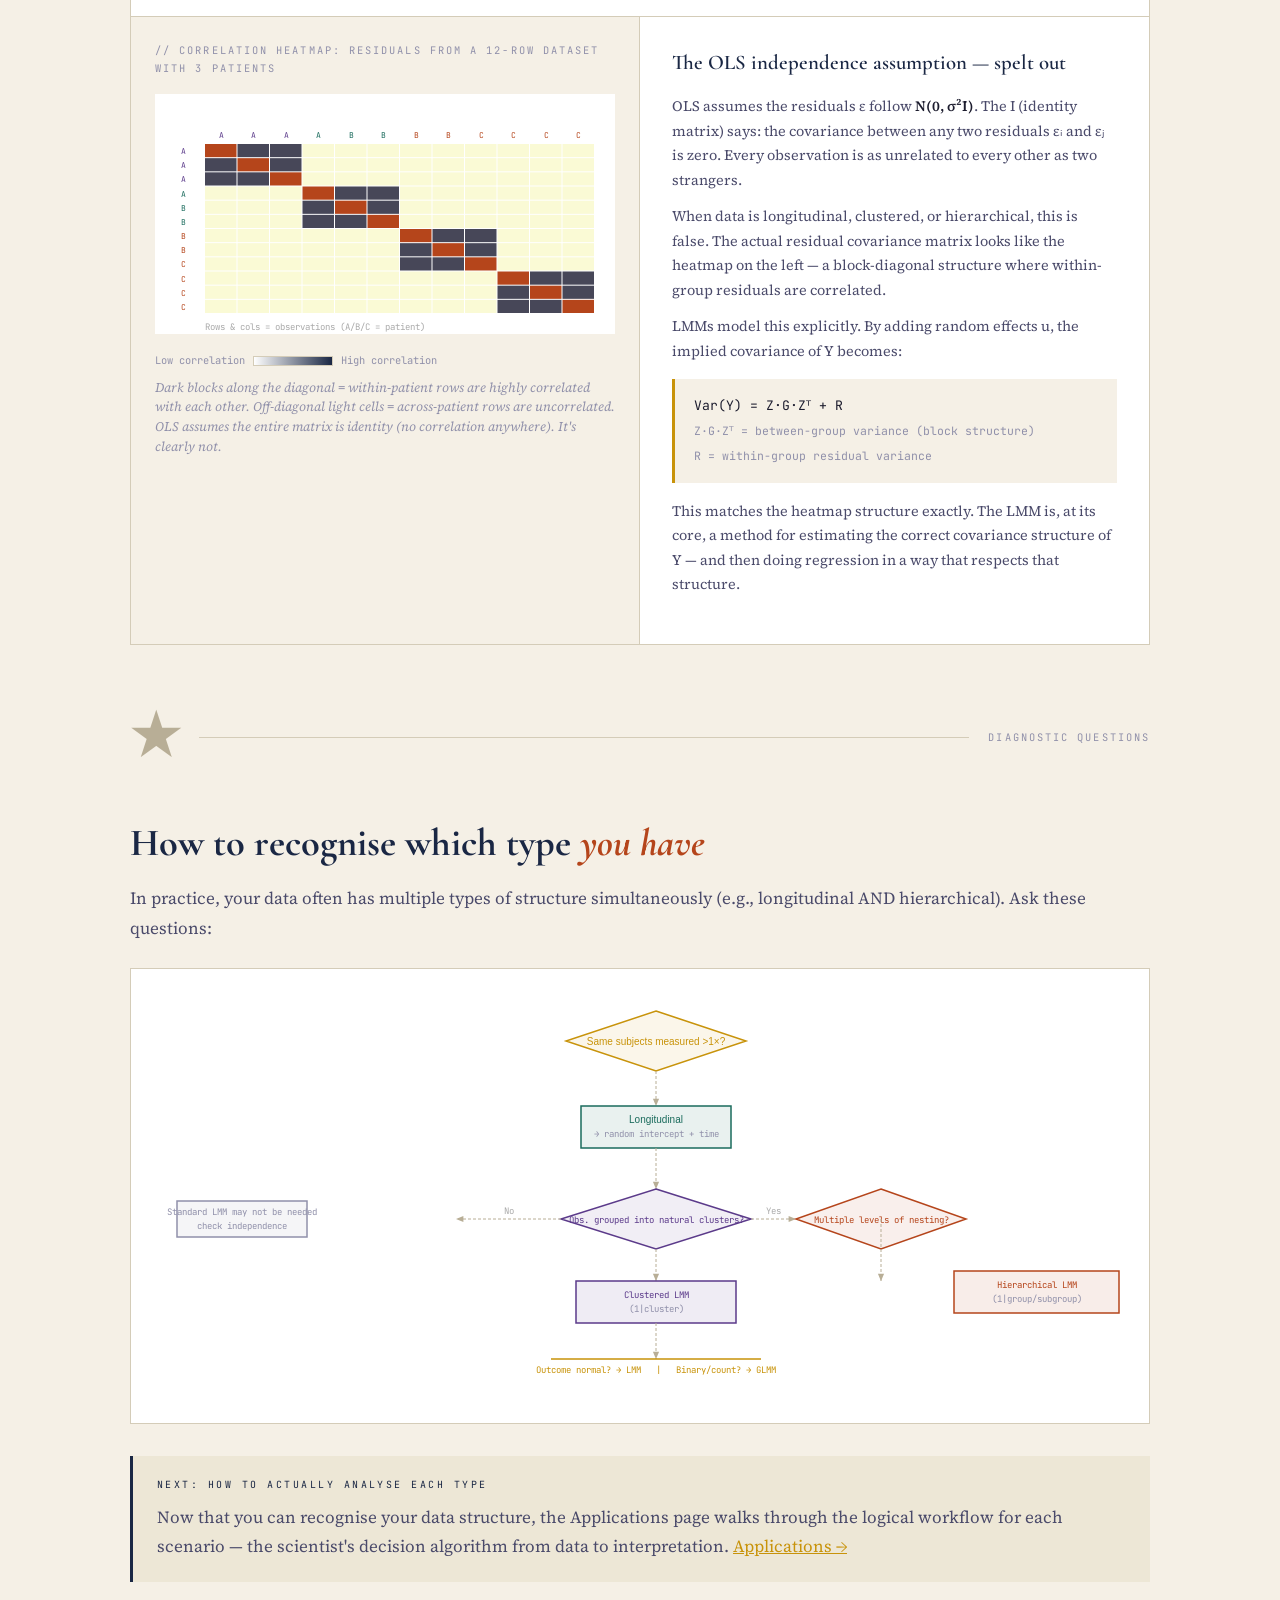
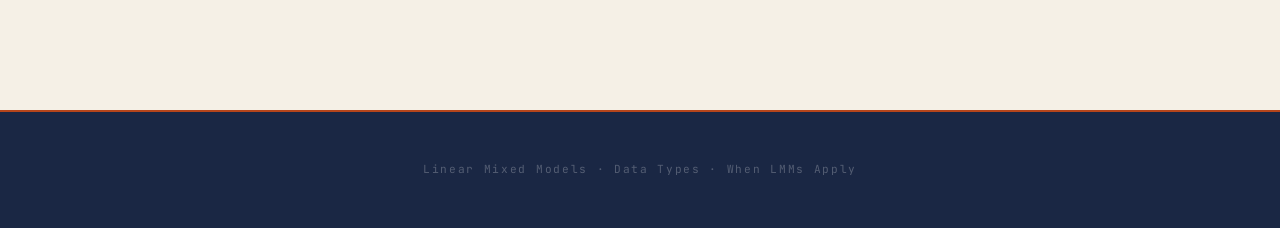
<file: data-types.html>
<!DOCTYPE html>
<html lang="en">
<head>
<meta charset="UTF-8">
<meta name="viewport" content="width=device-width, initial-scale=1.0">
<title>Data Types — LMM Mastery</title>
<link rel="stylesheet" href="css/style.css">
<style>
.type-card {
  background: white;
  border: 1px solid var(--border);
  border-top: 4px solid var(--border-dark);
  padding: 0; overflow: hidden;
  margin-bottom: 3.5rem;
}
.type-card.longitudinal { border-top-color: #1a6b5c; }
.type-card.clustered    { border-top-color: #5b3a8a; }
.type-card.hierarchical { border-top-color: #b5451b; }
.type-card.nonindep     { border-top-color: #c8930a; }

.type-header {
  padding: 1.75rem 2rem 1.25rem;
  border-bottom: 1px solid var(--border);
}
.type-badge {
  font-family: 'JetBrains Mono', monospace;
  font-size: 0.62rem; letter-spacing: 0.2em; text-transform: uppercase;
  padding: 0.2rem 0.6rem; display: inline-block; margin-bottom: 0.75rem;
}
.longitudinal .type-badge { background: rgba(26,107,92,0.12); color: #1a6b5c; }
.clustered    .type-badge { background: rgba(91,58,138,0.12); color: #5b3a8a; }
.hierarchical .type-badge { background: rgba(181,69,27,0.12); color: #b5451b; }
.nonindep     .type-badge { background: rgba(200,147,10,0.12); color: #c8930a; }

.type-header h2 { margin: 0 0 0.5rem; font-size: 2rem; }
.type-header p  { margin: 0; font-size: 0.95rem; max-width: 600px; }

.type-body {
  display: grid; grid-template-columns: 1fr 1fr;
  gap: 0;
}
.type-diagram {
  border-right: 1px solid var(--border);
  padding: 1.5rem;
  background: var(--paper);
}
.type-text { padding: 1.75rem 2rem; }
.type-text h3 { margin-top: 0; font-size: 1.3rem; }
.type-text ul { padding-left: 1.2rem; margin: 0.75rem 0; }
.type-text li { font-size: 0.9rem; color: var(--ink-faint); margin-bottom: 0.5rem; line-height: 1.6; }
.type-text li strong { color: var(--ink); }

.example-pill {
  display: inline-block;
  font-family: 'JetBrains Mono', monospace;
  font-size: 0.68rem; letter-spacing: 0.05em;
  padding: 0.25rem 0.6rem; margin: 0.2rem 0.2rem 0.2rem 0;
  background: var(--paper-dark); border: 1px solid var(--border);
  color: var(--ink-faint);
}

.heatmap-legend {
  display: flex; align-items: center; gap: 0.5rem;
  font-family: 'JetBrains Mono', monospace; font-size: 0.65rem;
  color: var(--ink-ghost); margin-top: 0.5rem;
}
.heatmap-legend .swatch {
  width: 80px; height: 10px;
  background: linear-gradient(to right, white, #1a2744);
  border: 1px solid var(--border);
}

.compare-strip {
  display: grid; grid-template-columns: repeat(4, 1fr);
  gap: 1px; background: var(--border);
  margin: 3rem 0;
}
.cs-cell {
  background: var(--paper); padding: 1.25rem;
  text-align: center;
}
.cs-icon { font-size: 2rem; margin-bottom: 0.5rem; }
.cs-name {
  font-family: 'Cormorant Garamond', serif;
  font-size: 1.1rem; font-weight: 700;
  color: var(--navy); margin-bottom: 0.35rem;
}
.cs-desc { font-size: 0.78rem; color: var(--ink-ghost); line-height: 1.5; }

@media (max-width:700px) {
  .type-body { grid-template-columns: 1fr; }
  .type-diagram { border-right: none; border-bottom: 1px solid var(--border); }
  .compare-strip { grid-template-columns: 1fr 1fr; }
}
</style>
</head>
<body>
<nav class="site-nav">
  <a href="index.html" class="nav-brand"><span>LMM</span> · Mastery</a>
  <div class="nav-links">
    <a href="history.html">History</a>
    <a href="problem.html">The Problem</a>
    <a href="data-types.html" class="active">Data Types</a>
    <a href="math.html">The Math</a>
    <a href="applications.html">Applications</a>
    <a href="radar.html">RADAR-CNS</a>
    <a href="example.html">Worked Example</a>
    <a href="glmm.html">GLMM</a>
    <a href="paper.html">Paper Dissection</a>
  </div>
</nav>

<div class="page-body">
  <div class="page-hero" data-equation="clustered · nested · repeated">
    <div class="hero-eyebrow">Data Types · When LMMs Apply</div>
    <h1 class="hero-title">Four Kinds of<br><em>Awkward Data</em></h1>
    <p class="hero-subtitle">
      LMMs exist because real-world data is messy in specific, predictable ways.
      <strong>Non-independent, hierarchical, longitudinal, clustered</strong> — these four words describe the same underlying problem from different angles. This page shows you exactly what each looks like, with diagrams.
    </p>
  </div>

  <div class="content-wide">

    <!-- Quick overview strip -->
    <div class="compare-strip">
      <div class="cs-cell">
        <div class="cs-icon">🔗</div>
        <div class="cs-name">Non-Independent</div>
        <div class="cs-desc">Observations are correlated — knowing one tells you something about another</div>
      </div>
      <div class="cs-cell">
        <div class="cs-icon">⏱️</div>
        <div class="cs-name">Longitudinal</div>
        <div class="cs-desc">Same subjects measured repeatedly over time — classic repeated-measures</div>
      </div>
      <div class="cs-cell">
        <div class="cs-icon">🏫</div>
        <div class="cs-name">Hierarchical / Nested</div>
        <div class="cs-desc">Units live inside groups, which live inside larger groups — levels of structure</div>
      </div>
      <div class="cs-cell">
        <div class="cs-icon">⬤⬤⬤</div>
        <div class="cs-name">Clustered</div>
        <div class="cs-desc">Observations belong to groups — similar within groups, different between groups</div>
      </div>
    </div>

    <div class="callout gold">
      <div class="callout-label">One Root Cause, Four Names</div>
      <p>All four labels describe data where the <strong>independence assumption of OLS is violated</strong> — observations share some common source of variation (a person, a school, a time period) that makes them more similar to each other than to random observations from outside their group. LMMs handle this by explicitly modelling the group-level variation as random effects.</p>
    </div>

    <!-- ════════════════════════════════════
         1. LONGITUDINAL
    ═════════════════════════════════════ -->
    <div class="type-card longitudinal">
      <div class="type-header">
        <span class="type-badge">Type 01</span>
        <h2>Longitudinal Data</h2>
        <p>The same individuals are measured <em>multiple times</em>, typically at regular intervals. Each person contributes a <em>trajectory</em> over time, not just a single data point.</p>
      </div>
      <div class="type-body">
        <div class="type-diagram">
          <div class="canvas-title">// Diagram: 5 patients, 4 timepoints each — individual trajectories</div>
          <canvas id="longCanvas" height="240"></canvas>
          <div class="canvas-note">Each coloured line = one patient's trajectory. They start at different places (different baselines) and change at different rates. OLS would collapse this to one line — losing both baseline differences and trajectory information.</div>
        </div>
        <div class="type-text">
          <h3>What makes it longitudinal</h3>
          <ul>
            <li><strong>Same subjects, multiple timepoints.</strong> Patient 7 at week 2, week 4, week 6 — three rows, one person.</li>
            <li><strong>Rows within a person are correlated.</strong> Week 2 and week 4 for the same patient share their personality, biology, and speaking style. They are not independent.</li>
            <li><strong>The trajectory is often the thing of interest.</strong> Not just "what is their pause length?" but "how does their pause length change as their depression changes?"</li>
            <li><strong>Missing timepoints are the norm, not the exception.</strong> Patients drop out, miss appointments. LMMs handle unbalanced longitudinal data; repeated-measures ANOVA does not.</li>
          </ul>
          <div style="margin-top:1.25rem;">
            <div style="font-family:'JetBrains Mono',monospace;font-size:0.65rem;letter-spacing:0.15em;text-transform:uppercase;color:var(--ink-ghost);margin-bottom:0.5rem;">Real examples</div>
            <span class="example-pill">Depression PHQ-8 over 52 weeks</span>
            <span class="example-pill">Blood pressure every 6 months</span>
            <span class="example-pill">Child reading scores each year</span>
            <span class="example-pill">Acoustic features per clinical visit</span>
            <span class="example-pill">Brain volume across aging</span>
          </div>
          <div class="callout teal" style="margin-top:1.25rem;">
            <div class="callout-label">LMM Solution</div>
            <p style="margin:0;font-size:0.88rem;">Random intercept per patient absorbs each person's baseline. Fixed effect of time captures average trajectory. Random slope per patient allows trajectories to differ in steepness. Residual covariance structure (AR(1)) can model that closer timepoints are more correlated than distant ones.</p>
          </div>
        </div>
      </div>
    </div>

    <!-- ════════════════════════════════════
         2. CLUSTERED
    ═════════════════════════════════════ -->
    <div class="type-card clustered">
      <div class="type-header">
        <span class="type-badge">Type 02</span>
        <h2>Clustered Data</h2>
        <p>Observations are grouped into <em>clusters</em> — they share a common context that makes them more similar to each other than to observations in other clusters. The cluster is not necessarily ordered in time.</p>
      </div>
      <div class="type-body">
        <div class="type-diagram">
          <div class="canvas-title">// Diagram: 4 clusters (circles), observations within each</div>
          <canvas id="clustCanvas" height="240"></canvas>
          <div class="canvas-note">Points within each circle are more similar to each other than to points in other circles. The between-cluster spread is large; within-cluster spread is smaller. ICC measures this ratio.</div>
        </div>
        <div class="type-text">
          <h3>What makes it clustered</h3>
          <ul>
            <li><strong>Observations share a context.</strong> Patients in the same hospital share the same doctors, equipment, and protocols. Students in the same classroom share the same teacher. This shared context makes their outcomes correlated.</li>
            <li><strong>Clustering is not about time.</strong> You might collect all cluster data at the same moment — a one-off survey of pupils across many schools. It's still clustered because pupils share a school.</li>
            <li><strong>Ignoring clusters inflates your sample size artificially.</strong> A survey of 500 students in 10 classrooms is not the same as 500 independent people. The effective N is somewhere between 10 and 500.</li>
            <li><strong>The ICC quantifies how severe the clustering is.</strong> ICC = 0 means no clustering at all. ICC = 1 means everyone in a cluster is identical.</li>
          </ul>
          <div style="margin-top:1.25rem;">
            <div style="font-family:'JetBrains Mono',monospace;font-size:0.65rem;letter-spacing:0.15em;text-transform:uppercase;color:var(--ink-ghost);margin-bottom:0.5rem;">Real examples</div>
            <span class="example-pill">Patients within hospitals</span>
            <span class="example-pill">Students within schools</span>
            <span class="example-pill">Employees within companies</span>
            <span class="example-pill">Soil samples within fields</span>
            <span class="example-pill">Animals within litters</span>
          </div>
          <div class="callout" style="border-color:#5b3a8a;margin-top:1.25rem;">
            <div class="callout-label" style="color:#5b3a8a;">LMM Solution</div>
            <p style="margin:0;font-size:0.88rem;">Random intercept per cluster absorbs the shared cluster-level context. The fixed effects then estimate what predicts the outcome <em>after</em> controlling for cluster membership. The SE on fixed effects is correct — not inflated by treating clustered observations as independent.</p>
          </div>
        </div>
      </div>
    </div>

    <!-- ════════════════════════════════════
         3. HIERARCHICAL / NESTED
    ═════════════════════════════════════ -->
    <div class="type-card hierarchical">
      <div class="type-header">
        <span class="type-badge">Type 03</span>
        <h2>Hierarchical (Nested) Data</h2>
        <p>Data has <em>multiple levels of structure</em>, each nested inside the next. Students inside classrooms inside schools inside districts. Observations inside patients inside hospitals inside countries.</p>
      </div>
      <div class="type-body">
        <div class="type-diagram">
          <div class="canvas-title">// Diagram: 3-level hierarchy — observations → patients → hospitals</div>
          <canvas id="hierCanvas" height="280"></canvas>
          <div class="canvas-note">Each level introduces a new source of variability. Hospital differences, patient differences within hospitals, and observation noise within patients are all separate variance components.</div>
        </div>
        <div class="type-text">
          <h3>What makes it hierarchical</h3>
          <ul>
            <li><strong>Multiple levels, each nested inside the next.</strong> Level 1: individual observations. Level 2: patients. Level 3: hospitals. Each level is a random sample from a larger population.</li>
            <li><strong>Variability exists at every level.</strong> Some hospitals are better than others (hospital-level variance). Some patients respond better than others within the same hospital (patient-level variance). Some visits are noisier than others (residual variance).</li>
            <li><strong>Cross-level interactions are possible.</strong> Does the hospital type moderate the patient-level treatment effect? These cross-level questions are unique to hierarchical models.</li>
            <li><strong>Higher levels provide context for lower levels.</strong> A patient's outcome might depend both on their own characteristics AND on which hospital they're in. The model needs to know about both.</li>
          </ul>
          <div style="margin-top:1.25rem;">
            <div style="font-family:'JetBrains Mono',monospace;font-size:0.65rem;letter-spacing:0.15em;text-transform:uppercase;color:var(--ink-ghost);margin-bottom:0.5rem;">Real examples</div>
            <span class="example-pill">Pupils → classrooms → schools</span>
            <span class="example-pill">Patients → doctors → hospitals</span>
            <span class="example-pill">Repeated measures → patients → clinics</span>
            <span class="example-pill">Animals → litters → farms</span>
          </div>
          <div class="callout rust" style="margin-top:1.25rem;">
            <div class="callout-label">LMM Solution</div>
            <p style="margin:0;font-size:0.88rem;">Add a random intercept at <em>each</em> level: <code>(1|hospital/patient)</code> in R syntax. This estimates the variance at each level separately and propagates correct uncertainty through all levels. You get hospital-level and patient-level variance components, and fixed effects that are adjusted for both.</p>
          </div>
        </div>
      </div>
    </div>

    <!-- ════════════════════════════════════
         4. NON-INDEPENDENT
    ═════════════════════════════════════ -->
    <div class="type-card nonindep">
      <div class="type-header">
        <span class="type-badge">Type 04 · The Root Concept</span>
        <h2>Non-Independent Data</h2>
        <p><em>The general case that contains all the others.</em> Two observations are non-independent if knowing one tells you something about the other — if their residuals are correlated after accounting for the predictors.</p>
      </div>
      <div class="type-body">
        <div class="type-diagram">
          <div class="canvas-title">// Correlation heatmap: residuals from a 12-row dataset with 3 patients</div>
          <canvas id="heatCanvas" height="240"></canvas>
          <div class="heatmap-legend">
            <span>Low correlation</span>
            <div class="swatch"></div>
            <span>High correlation</span>
          </div>
          <div class="canvas-note" style="margin-top:0.5rem;">Dark blocks along the diagonal = within-patient rows are highly correlated with each other. Off-diagonal light cells = across-patient rows are uncorrelated. OLS assumes the entire matrix is identity (no correlation anywhere). It's clearly not.</div>
        </div>
        <div class="type-text">
          <h3>The OLS independence assumption — spelt out</h3>
          <p style="font-size:0.9rem; color:var(--ink-faint); line-height:1.7; margin-bottom:0.75rem;">OLS assumes the residuals ε follow <strong>N(0, σ²I)</strong>. The I (identity matrix) says: the covariance between any two residuals εᵢ and εⱼ is zero. Every observation is as unrelated to every other as two strangers.</p>
          <p style="font-size:0.9rem; color:var(--ink-faint); line-height:1.7; margin-bottom:0.75rem;">When data is longitudinal, clustered, or hierarchical, this is false. The actual residual covariance matrix looks like the heatmap on the left — a block-diagonal structure where within-group residuals are correlated.</p>
          <p style="font-size:0.9rem; color:var(--ink-faint); line-height:1.7; margin-bottom:1rem;">LMMs model this explicitly. By adding random effects u, the implied covariance of Y becomes:</p>
          <div style="font-family:'JetBrains Mono',monospace; font-size:0.82rem; background:var(--paper); border-left:3px solid var(--gold); padding:0.9rem 1.2rem; line-height:1.9; margin-bottom:1rem;">
            Var(Y) = Z·G·Zᵀ + R<br>
            <span style="color:var(--ink-ghost); font-size:0.72rem;">Z·G·Zᵀ = between-group variance (block structure)<br>R = within-group residual variance</span>
          </div>
          <p style="font-size:0.9rem; color:var(--ink-faint); line-height:1.7;">This matches the heatmap structure exactly. The LMM is, at its core, a method for estimating the correct covariance structure of Y — and then doing regression in a way that respects that structure.</p>
        </div>
      </div>
    </div>

    <!-- HOW TO DIAGNOSE YOUR DATA -->
    <div class="section-marker"><div class="sm-num">★</div><div class="sm-line"></div><div class="sm-label">Diagnostic Questions</div></div>

    <h2>How to recognise which type <em>you have</em></h2>
    <p>In practice, your data often has multiple types of structure simultaneously (e.g., longitudinal AND hierarchical). Ask these questions:</p>

    <div style="background:white; border:1px solid var(--border); padding:2rem; margin:1.5rem 0;">
      <canvas id="flowCanvas" height="380"></canvas>
    </div>

    <div class="callout navy">
      <div class="callout-label">Next: How to actually analyse each type</div>
      <p>Now that you can recognise your data structure, the Applications page walks through the logical workflow for each scenario — the scientist's decision algorithm from data to interpretation. <a href="applications.html" style="color:var(--gold);">Applications →</a></p>
    </div>

  </div>
</div>

<footer class="site-footer"><p>Linear Mixed Models · Data Types · When LMMs Apply</p></footer>

<script>
const DPR = window.devicePixelRatio || 1;
const PAT_COLS = ['#5b3a8a','#1a6b5c','#b5451b','#1a2744','#c8930a'];

function setup(id, h) {
  const c = document.getElementById(id); if (!c) return null;
  const W = c.parentElement.clientWidth - (c.parentElement.classList.contains('type-diagram') ? 48 : 32);
  c.width = W*DPR; c.height = h*DPR;
  c.style.width = W+'px'; c.style.height = h+'px';
  const ctx = c.getContext('2d'); ctx.scale(DPR,DPR);
  ctx.fillStyle='white'; ctx.fillRect(0,0,W,h);
  return {ctx,W,H:h};
}

// ── LONGITUDINAL ─────────────────────────────────────
function drawLong() {
  const s=setup('longCanvas',240); if(!s) return;
  const {ctx,W,H}=s;
  const pad=40;
  const times=[0,1,2,3];
  const baselines=[0.8, -0.4, 1.5, 0.1, -0.9];
  const slopes=[0.3, 0.15, -0.1, 0.4, 0.25];

  // Axes
  ctx.strokeStyle='#ddd'; ctx.lineWidth=1;
  ctx.beginPath(); ctx.moveTo(pad,pad); ctx.lineTo(pad,H-pad); ctx.stroke();
  ctx.beginPath(); ctx.moveTo(pad,H-pad); ctx.lineTo(W-pad,H-pad); ctx.stroke();
  ctx.fillStyle='#aaa'; ctx.font='11px JetBrains Mono,monospace'; ctx.textAlign='center';
  ['W1','W2','W3','W4'].forEach((t,i)=>{
    const x=pad+(i/3)*(W-2*pad);
    ctx.fillText(t, x, H-pad+16);
  });
  ctx.fillStyle='#aaa'; ctx.font='10px Source Serif 4,serif';
  ctx.fillText('Time →', W/2, H-4);
  ctx.save(); ctx.translate(12,H/2); ctx.rotate(-Math.PI/2);
  ctx.fillText('Outcome', 0,0); ctx.restore();

  const toX=i=>pad+(i/3)*(W-2*pad);
  const toY=v=>H-pad-((v-(-1.5))/(3.5)*(H-2*pad));

  // Missing data example: patient 2 missing W3
  const missing={2:2};

  baselines.forEach((b,p)=>{
    const pts=times.map(t=>({t,y:b+slopes[p]*t+(Math.random()-0.5)*0.15}))
                    .filter((_,i)=>!(p===2&&i===2));
    ctx.strokeStyle=PAT_COLS[p]; ctx.lineWidth=2; ctx.setLineDash([]);
    ctx.beginPath();
    pts.forEach((pt,i)=>{ i===0?ctx.moveTo(toX(pt.t),toY(pt.y)):ctx.lineTo(toX(pt.t),toY(pt.y)); });
    ctx.stroke();
    pts.forEach(pt=>{
      ctx.fillStyle=PAT_COLS[p];
      ctx.beginPath(); ctx.arc(toX(pt.t),toY(pt.y),5,0,Math.PI*2); ctx.fill();
    });
    // Label
    const last=pts[pts.length-1];
    ctx.fillStyle=PAT_COLS[p]; ctx.font='bold 10px JetBrains Mono,monospace';
    ctx.textAlign='left';
    ctx.fillText(`P${p+1}`, toX(last.t)+7, toY(last.y)+4);
  });

  // Missing data annotation
  ctx.fillStyle='#b5451b'; ctx.font='9px JetBrains Mono,monospace'; ctx.textAlign='center';
  ctx.fillText('? (missing)', toX(2), H-pad-20);
  ctx.strokeStyle='#b5451b'; ctx.lineWidth=1; ctx.setLineDash([2,2]);
  ctx.beginPath(); ctx.arc(toX(2),toY(baselines[2]+slopes[2]*2),8,0,Math.PI*2); ctx.stroke();
  ctx.setLineDash([]);
}

// ── CLUSTERED ────────────────────────────────────────
function drawClust() {
  const s=setup('clustCanvas',240); if(!s) return;
  const {ctx,W,H}=s;
  const clusters=[
    {cx:W*0.22,cy:H*0.35,r:55,col:PAT_COLS[0],n:7},
    {cx:W*0.65,cy:H*0.28,r:48,col:PAT_COLS[1],n:6},
    {cx:W*0.55,cy:H*0.72,r:52,col:PAT_COLS[2],n:8},
    {cx:W*0.18,cy:H*0.75,r:40,col:PAT_COLS[3],n:5},
  ];
  const labels=['Hospital A','Hospital B','Hospital C','Hospital D'];

  clusters.forEach((cl,ci)=>{
    // Outer circle
    ctx.strokeStyle=cl.col; ctx.lineWidth=2; ctx.setLineDash([4,3]);
    ctx.globalAlpha=0.4;
    ctx.beginPath(); ctx.arc(cl.cx,cl.cy,cl.r,0,Math.PI*2); ctx.stroke();
    ctx.globalAlpha=1; ctx.setLineDash([]);
    // Fill
    ctx.fillStyle=cl.col; ctx.globalAlpha=0.05;
    ctx.beginPath(); ctx.arc(cl.cx,cl.cy,cl.r,0,Math.PI*2); ctx.fill();
    ctx.globalAlpha=1;

    // Points inside
    const rng=(seed)=>{ let s=seed; return ()=>{ s=(s*16807+0)%2147483647; return(s-1)/2147483646; }; };
    const rand=rng(ci*137);
    for(let i=0;i<cl.n;i++){
      const angle=rand()*Math.PI*2;
      const dist=rand()*(cl.r-14);
      const px=cl.cx+Math.cos(angle)*dist;
      const py=cl.cy+Math.sin(angle)*dist;
      ctx.fillStyle=cl.col;
      ctx.beginPath(); ctx.arc(px,py,4,0,Math.PI*2); ctx.fill();
    }

    // Label
    ctx.fillStyle=cl.col; ctx.font='bold 10px JetBrains Mono,monospace';
    ctx.textAlign='center';
    ctx.fillText(labels[ci], cl.cx, cl.cy+cl.r+14);
  });

  // ICC annotation
  ctx.fillStyle='#c8930a'; ctx.font='10px JetBrains Mono,monospace'; ctx.textAlign='right';
  ctx.fillText('ICC = between-cluster var / total var', W-8, H-6);
}

// ── HIERARCHICAL ─────────────────────────────────────
function drawHier() {
  const s=setup('hierCanvas',280); if(!s) return;
  const {ctx,W,H}=s;

  const levels=[
    {label:'Hospital', y:30, nodes:[{x:W/2,label:'Hosp A'},{x:W/2+1,label:''}], col:'#b5451b'},
    {label:'Patient',  y:110,nodes:[{x:W*0.28,label:'Patient 1'},{x:W*0.5,label:'Patient 2'},{x:W*0.72,label:'Patient 3'}], col:'#5b3a8a'},
    {label:'Visit',    y:195,nodes:[{x:W*0.15,label:'v1'},{x:W*0.28,label:'v2'},{x:W*0.38,label:'v3'},{x:W*0.5,label:'v4'},{x:W*0.61,label:'v5'},{x:W*0.72,label:'v6'},{x:W*0.84,label:'v7'}], col:'#1a6b5c'},
  ];

  // Level labels on left
  const levelNames=['Level 3\nHospital','Level 2\nPatient','Level 1\nVisit'];
  levels.forEach((lv,li)=>{
    ctx.fillStyle=lv.col; ctx.font='9px JetBrains Mono,monospace'; ctx.textAlign='left';
    ctx.fillText(levelNames[li].split('\n')[0], 4, lv.y+4);
    ctx.fillStyle='#aaa';
    ctx.fillText(levelNames[li].split('\n')[1], 4, lv.y+16);

    // Variance bracket
    if(li<2){
      const bx=W-50;
      ctx.strokeStyle=lv.col+'88'; ctx.lineWidth=1; ctx.setLineDash([2,2]);
      ctx.beginPath(); ctx.moveTo(bx, lv.y); ctx.lineTo(bx+8,lv.y); ctx.moveTo(bx+8,lv.y); ctx.lineTo(bx+8,levels[li+1].y); ctx.lineTo(bx,levels[li+1].y); ctx.stroke();
      ctx.setLineDash([]);
      ctx.fillStyle=lv.col; ctx.font='8px JetBrains Mono,monospace'; ctx.textAlign='center';
      ctx.fillText('σ²', bx+20, (lv.y+levels[li+1].y)/2+4);
    }
  });

  // Hospital node
  const hx=W/2, hy=levels[0].y;
  ctx.fillStyle='#b5451b';
  ctx.beginPath(); ctx.arc(hx,hy,16,0,Math.PI*2); ctx.fill();
  ctx.fillStyle='white'; ctx.font='bold 9px JetBrains Mono,monospace'; ctx.textAlign='center';
  ctx.fillText('A',hx,hy+4);

  // Patient nodes + edges from hospital
  const pnodes=[{x:W*0.28},{x:W*0.5},{x:W*0.72}];
  pnodes.forEach((pn,pi)=>{
    // Edge
    ctx.strokeStyle='#b5451b44'; ctx.lineWidth=1.5;
    ctx.beginPath(); ctx.moveTo(hx,hy+16); ctx.lineTo(pn.x,levels[1].y-14); ctx.stroke();
    // Node
    ctx.fillStyle='#5b3a8a';
    ctx.beginPath(); ctx.arc(pn.x,levels[1].y,14,0,Math.PI*2); ctx.fill();
    ctx.fillStyle='white'; ctx.font='bold 8px JetBrains Mono,monospace'; ctx.textAlign='center';
    ctx.fillText(`P${pi+1}`,pn.x,levels[1].y+3);
  });

  // Visit nodes
  const visitMap={0:[0,1],1:[2,3,4],2:[5,6]};
  const vnodes=[{x:W*0.15},{x:W*0.28},{x:W*0.38},{x:W*0.50},{x:W*0.61},{x:W*0.72},{x:W*0.84}];
  pnodes.forEach((pn,pi)=>{
    visitMap[pi].forEach(vi=>{
      const vn=vnodes[vi];
      ctx.strokeStyle='#5b3a8a44'; ctx.lineWidth=1;
      ctx.beginPath(); ctx.moveTo(pn.x,levels[1].y+14); ctx.lineTo(vn.x,levels[2].y-8); ctx.stroke();
      ctx.fillStyle='#1a6b5c';
      ctx.beginPath(); ctx.arc(vn.x,levels[2].y,8,0,Math.PI*2); ctx.fill();
      ctx.fillStyle='white'; ctx.font='7px JetBrains Mono,monospace'; ctx.textAlign='center';
      ctx.fillText(`v${vi+1}`,vn.x,levels[2].y+3);
    });
  });

  // Variance labels bottom
  ctx.fillStyle='#aaa'; ctx.font='9px Source Serif 4,serif'; ctx.textAlign='left';
  ctx.fillText('σ²_hospital  +  σ²_patient  +  σ²_residual  =  Var(Y)', 24, H-10);
}

// ── HEATMAP ───────────────────────────────────────────
function drawHeat() {
  const s=setup('heatCanvas',240); if(!s) return;
  const {ctx,W,H}=s;
  const n=12, pad=50;
  const cw=(W-pad-20)/n, ch=(H-pad-20)/n;

  // Patient assignment
  const patient=Array.from({length:12},(_,i)=>Math.floor(i/3));

  // Colour mapping
  const cellX=i=>pad+i*cw+cw/2;
  const cellY=i=>pad+i*ch+ch/2;

  for(let i=0;i<n;i++){
    for(let j=0;j<n;j++){
      const corr=patient[i]===patient[j]?(i===j?1:0.72):0.02;
      const r=Math.round(255*(1-corr)), g=Math.round(255*(1-corr)), b=Math.round(255*(1-corr*0.4));
      const v=Math.round(255*(1-corr));
      const dark=Math.round(26+(1-corr)*(200-26));
      // deep navy to white
      const rr=Math.round(26+corr*(26-26)), gg=Math.round(39+corr*(39-39)), bb=Math.round(68+corr*(68-68));
      const rv=Math.round(255*(1-corr));
      ctx.fillStyle=i===j?'#b5451b':`rgb(${rv},${rv},${Math.round(rv*0.85+(corr*0.7)*55)})`;
      ctx.fillRect(pad+j*cw, pad+i*ch, cw-1, ch-1);
    }
  }

  // Row/col labels
  const pLabels=['A','A','A','A','B','B','B','B','C','C','C','C'];
  ctx.font='8px JetBrains Mono,monospace'; ctx.textAlign='center';
  for(let i=0;i<n;i++){
    ctx.fillStyle=['#5b3a8a','#1a6b5c','#b5451b'][patient[i]];
    ctx.fillText(pLabels[i], cellX(i), pad-6);
    ctx.fillText(pLabels[i], 28, cellY(i)+3);
  }

  // Legend
  ctx.fillStyle='#aaa'; ctx.font='9px JetBrains Mono,monospace'; ctx.textAlign='left';
  ctx.fillText('Rows & cols = observations (A/B/C = patient)', pad, H-4);
}

// ── DIAGNOSTIC FLOWCHART ─────────────────────────────
function drawFlow() {
  const s=setup('flowCanvas',380); if(!s) return;
  const {ctx,W,H}=s;

  const box=(x,y,w,h,col,text,sub)=>{
    ctx.fillStyle=col+'18'; ctx.strokeStyle=col; ctx.lineWidth=1.5;
    ctx.fillRect(x,y,w,h); ctx.strokeRect(x,y,w,h);
    ctx.fillStyle=col; ctx.font='bold 11px Source Serif 4,serif'; ctx.textAlign='center';
    ctx.fillText(text,x+w/2,y+h/2+(sub?-4:4));
    if(sub){ ctx.fillStyle='#9090aa'; ctx.font='9px JetBrains Mono,monospace'; ctx.fillText(sub,x+w/2,y+h/2+10); }
  };
  const arr=(x1,y1,x2,y2,label)=>{
    ctx.strokeStyle='#b8ae96'; ctx.lineWidth=1; ctx.setLineDash([3,2]);
    ctx.beginPath(); ctx.moveTo(x1,y1); ctx.lineTo(x2,y2); ctx.stroke(); ctx.setLineDash([]);
    // arrowhead
    const angle=Math.atan2(y2-y1,x2-x1);
    ctx.fillStyle='#b8ae96';
    ctx.beginPath(); ctx.moveTo(x2,y2); ctx.lineTo(x2-8*Math.cos(angle-0.4),y2-8*Math.sin(angle-0.4)); ctx.lineTo(x2-8*Math.cos(angle+0.4),y2-8*Math.sin(angle+0.4)); ctx.closePath(); ctx.fill();
    if(label){ ctx.fillStyle='#aaa'; ctx.font='9px Source Serif 4,serif'; ctx.textAlign='center'; ctx.fillText(label,(x1+x2)/2,(y1+y2)/2-5); }
  };
  const diamond=(x,y,w,h,col,text)=>{
    ctx.fillStyle=col+'15'; ctx.strokeStyle=col; ctx.lineWidth=1.5;
    ctx.beginPath(); ctx.moveTo(x+w/2,y); ctx.lineTo(x+w,y+h/2); ctx.lineTo(x+w/2,y+h); ctx.lineTo(x,y+h/2); ctx.closePath();
    ctx.fill(); ctx.stroke();
    ctx.fillStyle=col; ctx.font='bold 10px Source Serif 4,serif'; ctx.textAlign='center';
    ctx.fillText(text,x+w/2,y+h/2+4);
  };

  // Q1
  diamond(W/2-90, 10, 180, 60, '#c8930a', 'Same subjects measured >1×?');
  arr(W/2,70,W/2,105,'');
  // Yes → longitudinal
  box(W/2-75,105,150,42,'#1a6b5c','Longitudinal','→ random intercept + time');
  arr(W/2,147,W/2,188,'');

  // Q2
  diamond(W/2-95,188,190,60,'#5b3a8a','Obs. grouped into natural clusters?');
  // No branch left
  arr(W/2-95,218,W/2-200,218,'No');
  box(14,200,130,36,'#9090aa','Standard LMM\nmay not be needed','check independence');
  // Yes → right
  arr(W/2+95,218,W/2+140,218,'Yes');
  // Q3 right side
  diamond(W/2+140,188,170,60,'#b5451b','Multiple levels\nof nesting?');
  arr(W/2+225,218,W/2+225,280,'');
  box(W-195,270,165,42,'#b5451b','Hierarchical LMM','(1|group/subgroup)');

  // From clustered → clustered box
  arr(W/2,248,W/2,280,'');
  box(W/2-80,280,160,42,'#5b3a8a','Clustered LMM','(1|cluster)');

  // Q4 — outcome distribution
  arr(W/2,322,W/2,358,'');
  diamond(W/2-105,358,210,0,'#c8930a','');
  ctx.fillStyle='#c8930a'; ctx.font='10px Source Serif 4,serif'; ctx.textAlign='center';
  ctx.fillText('Outcome normal? → LMM   |   Binary/count? → GLMM', W/2, 372);
}

window.addEventListener('load',()=>{ drawLong();drawClust();drawHier();drawHeat();drawFlow(); });
window.addEventListener('resize',()=>{ drawLong();drawClust();drawHier();drawHeat();drawFlow(); });
</script>
</body>
</html>
</file>
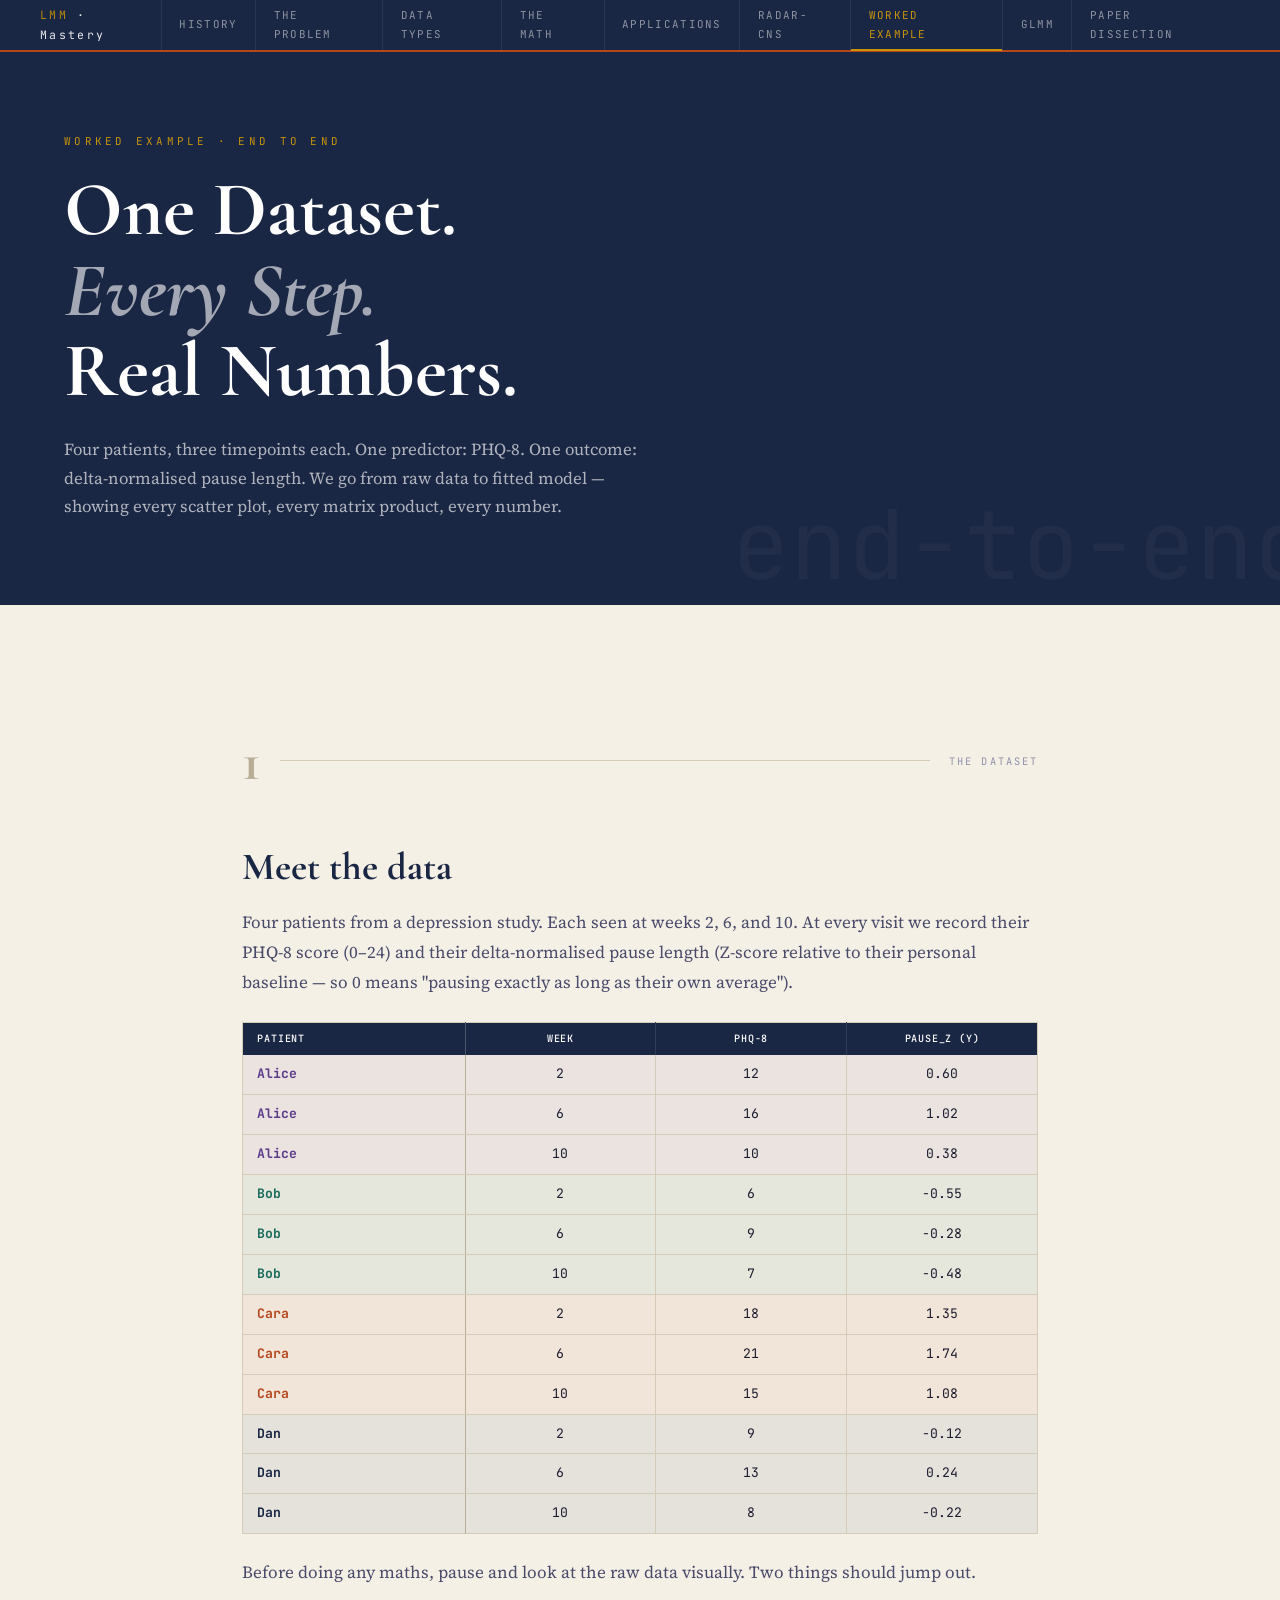
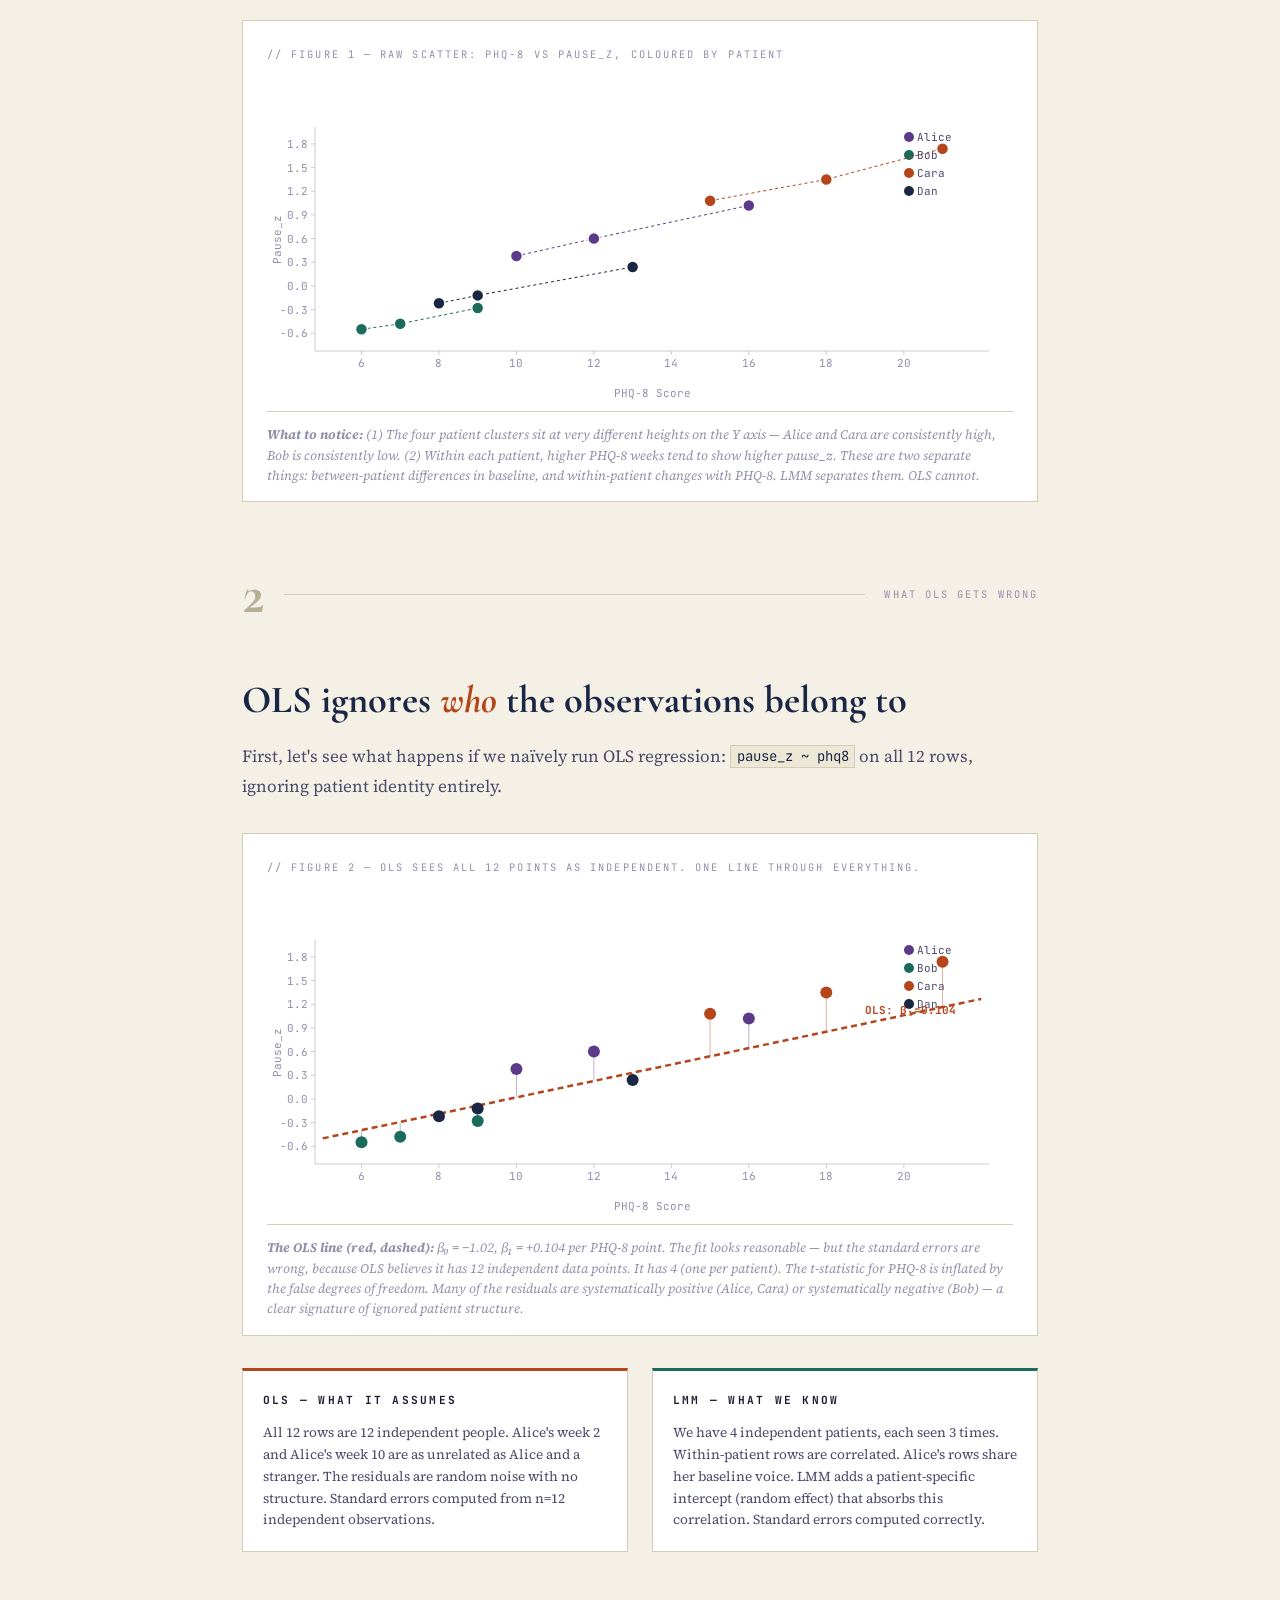
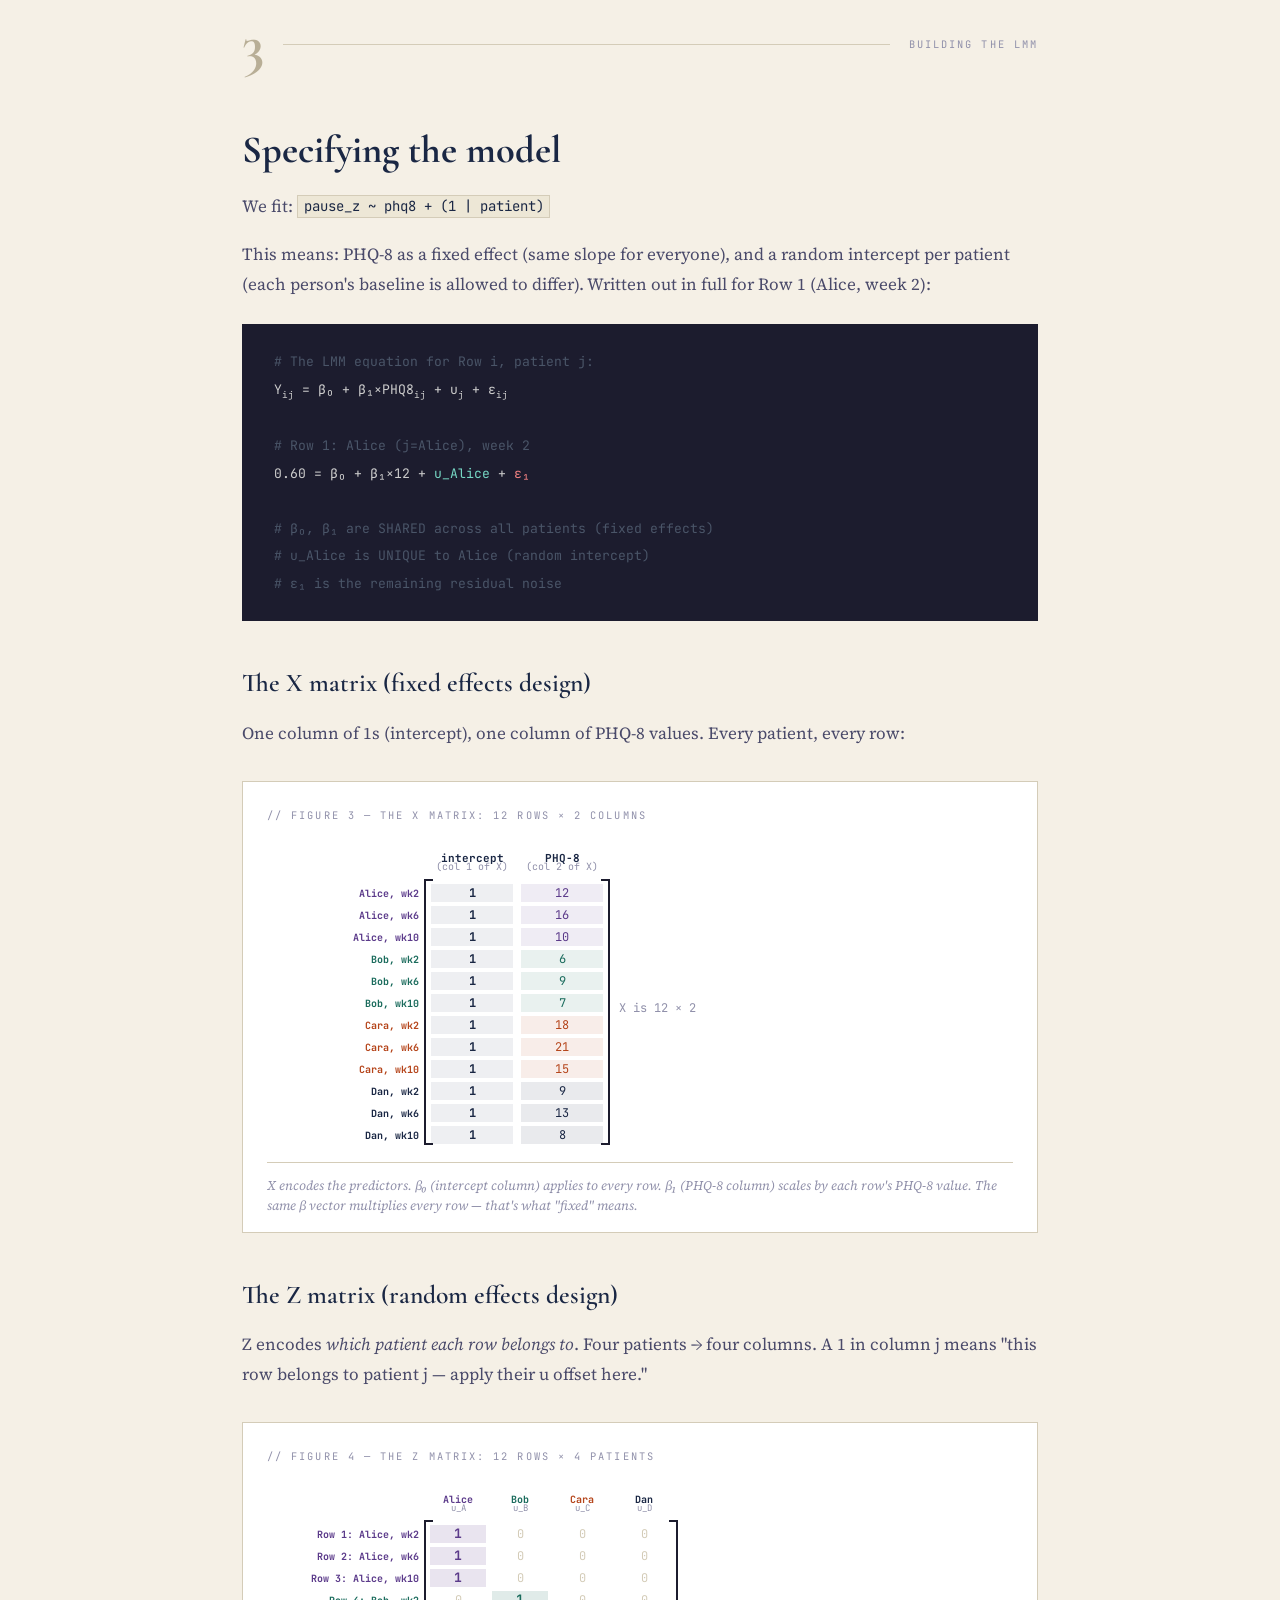
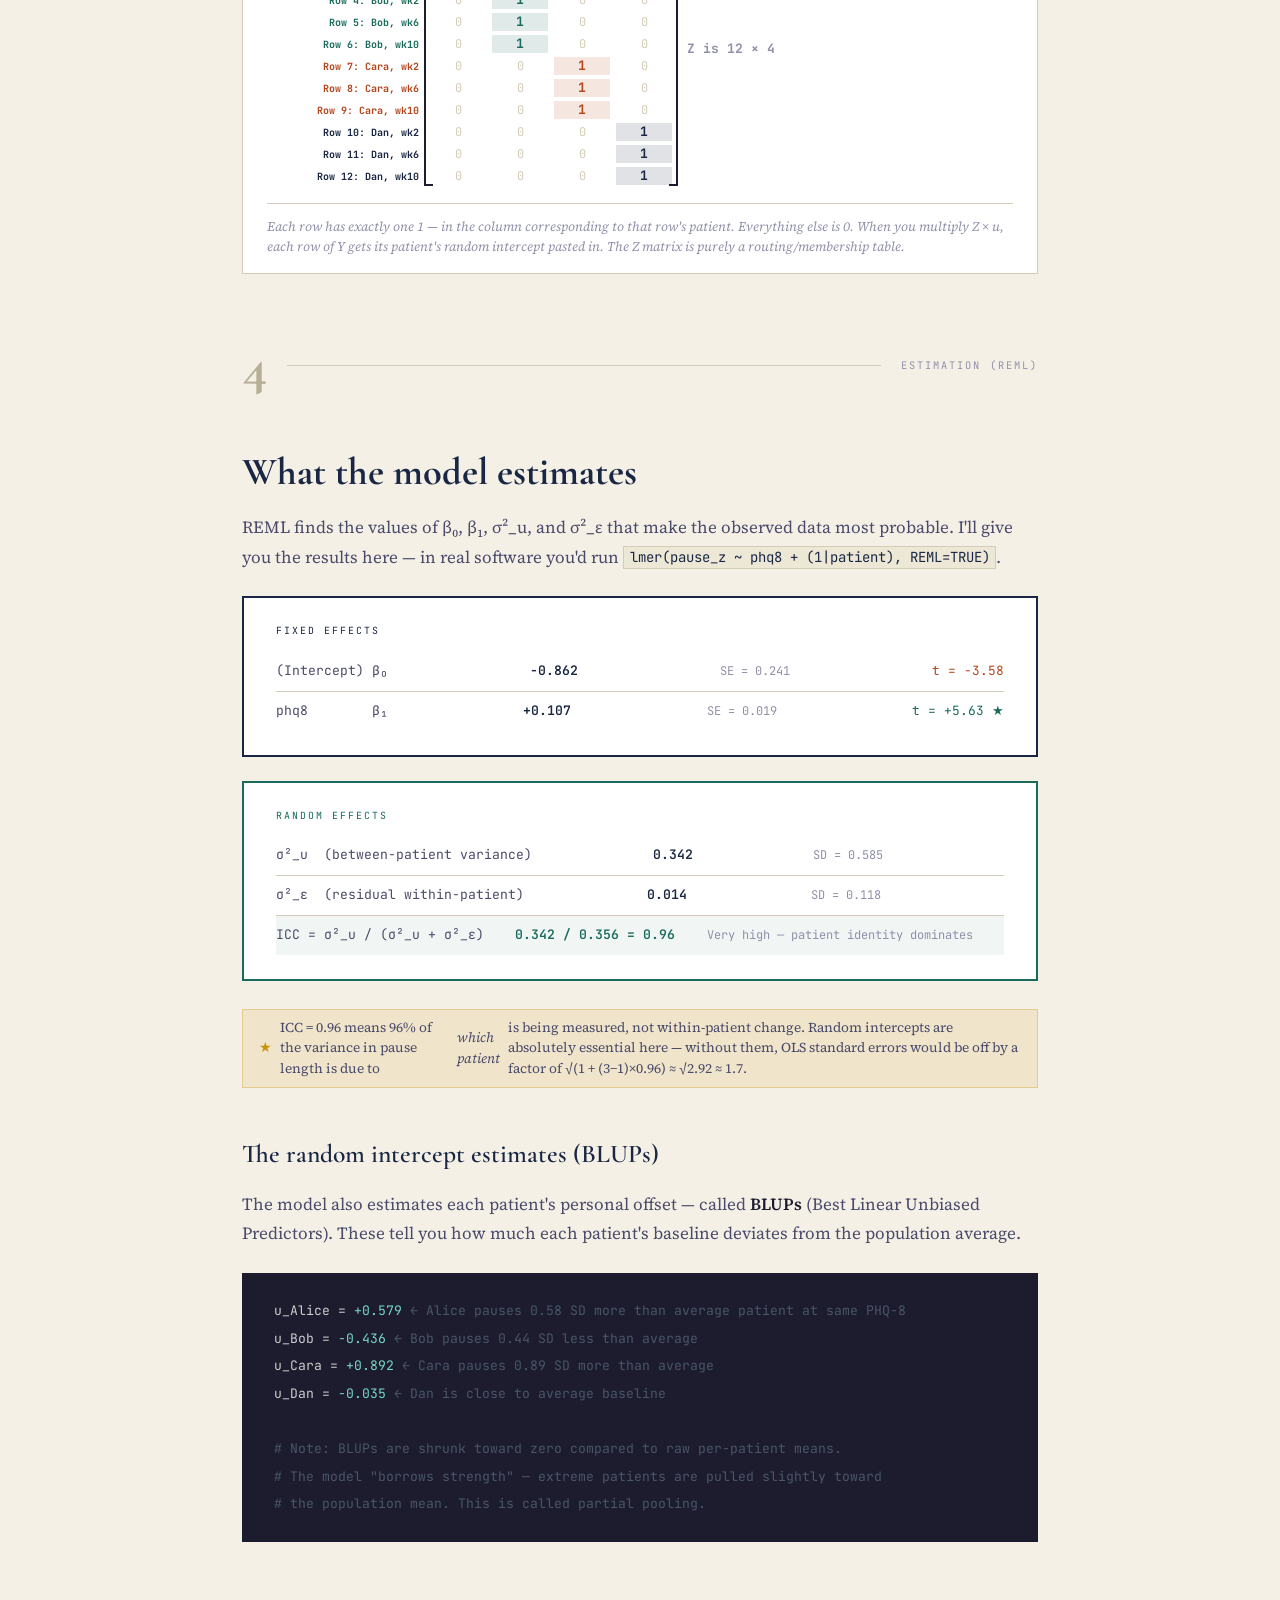
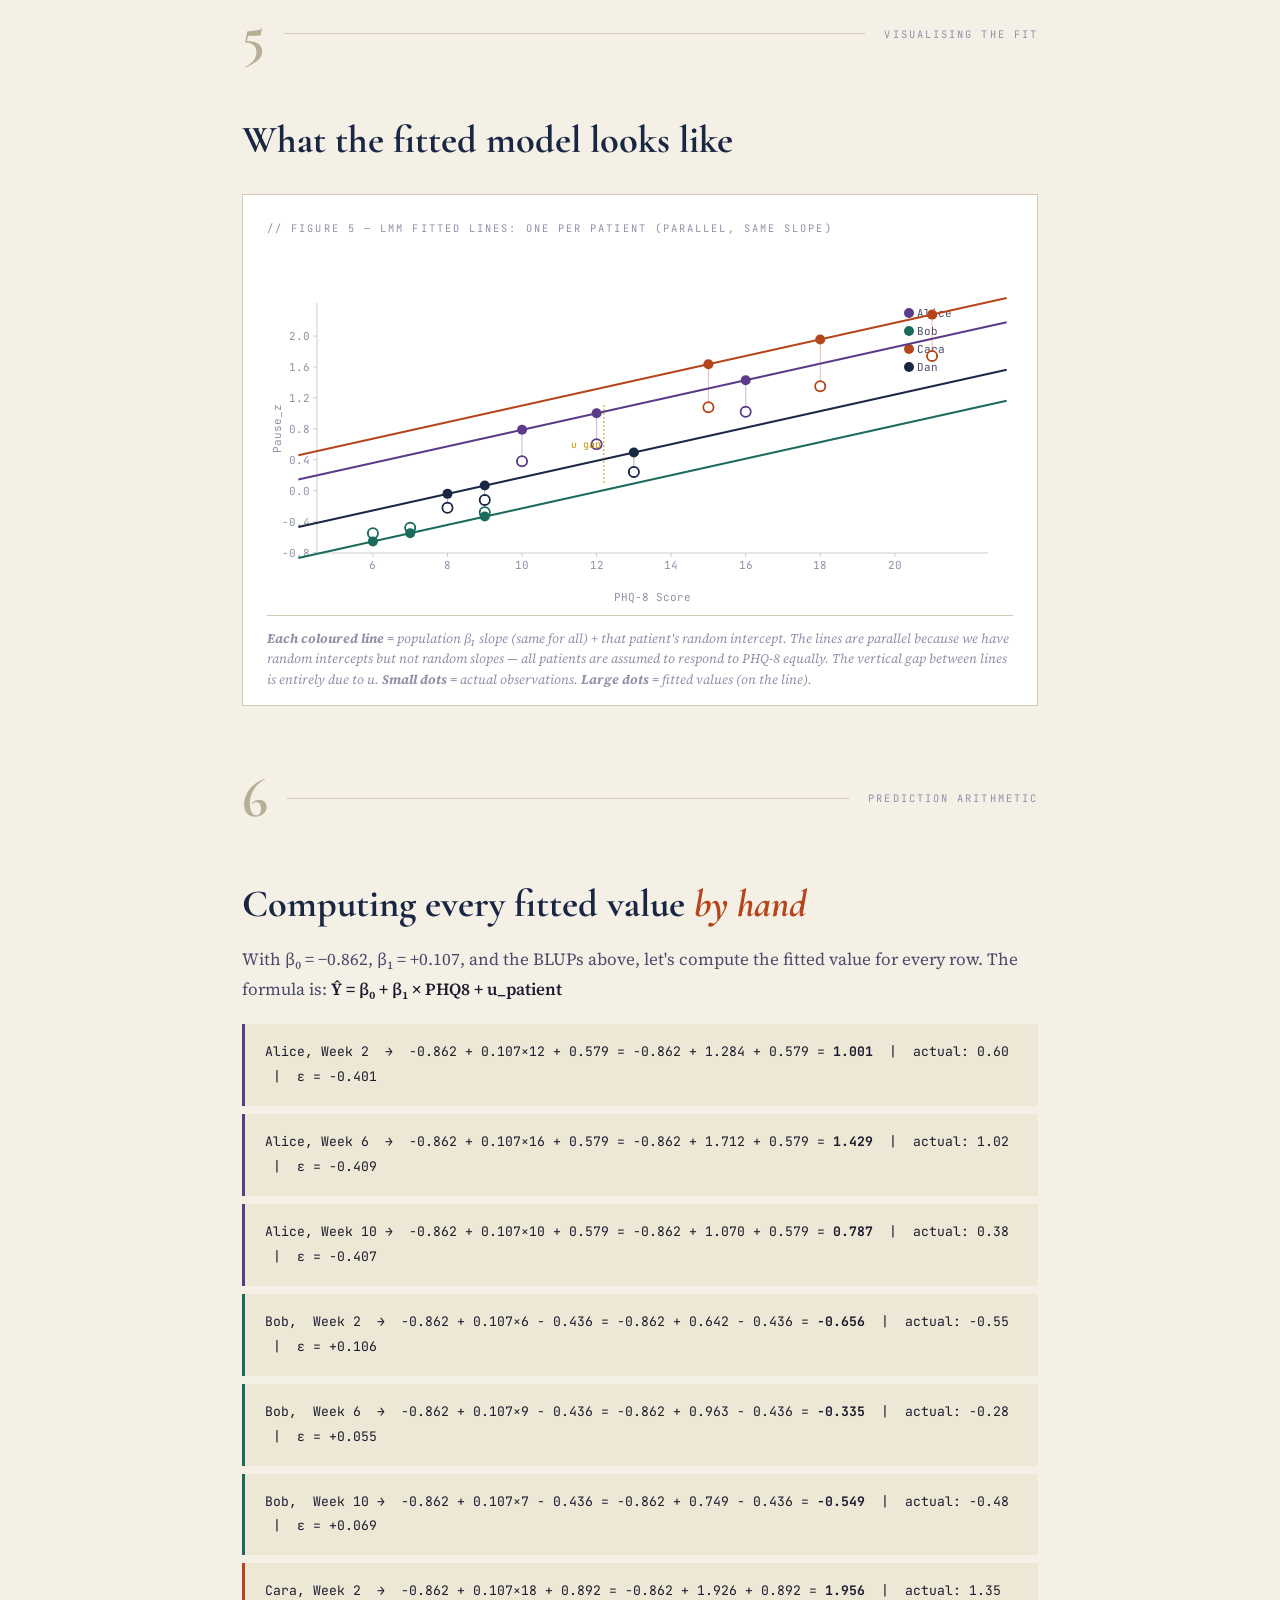
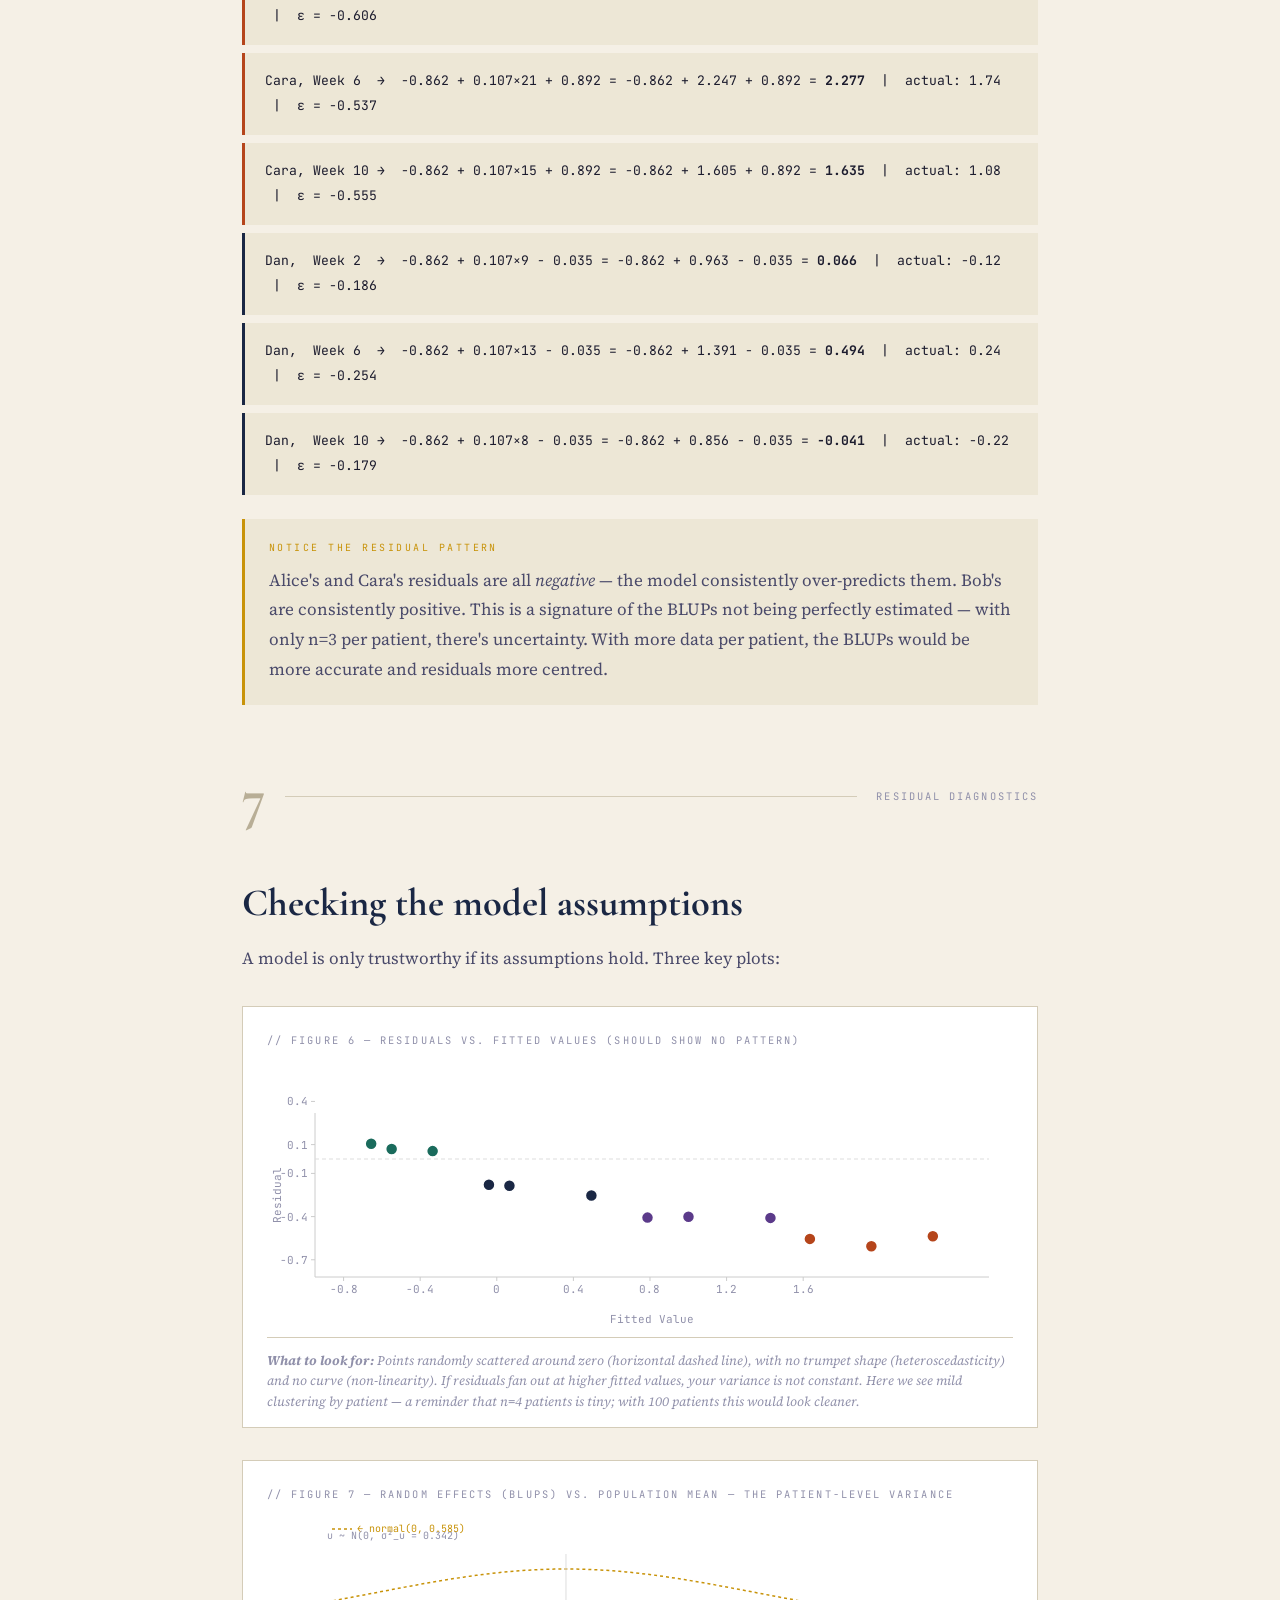
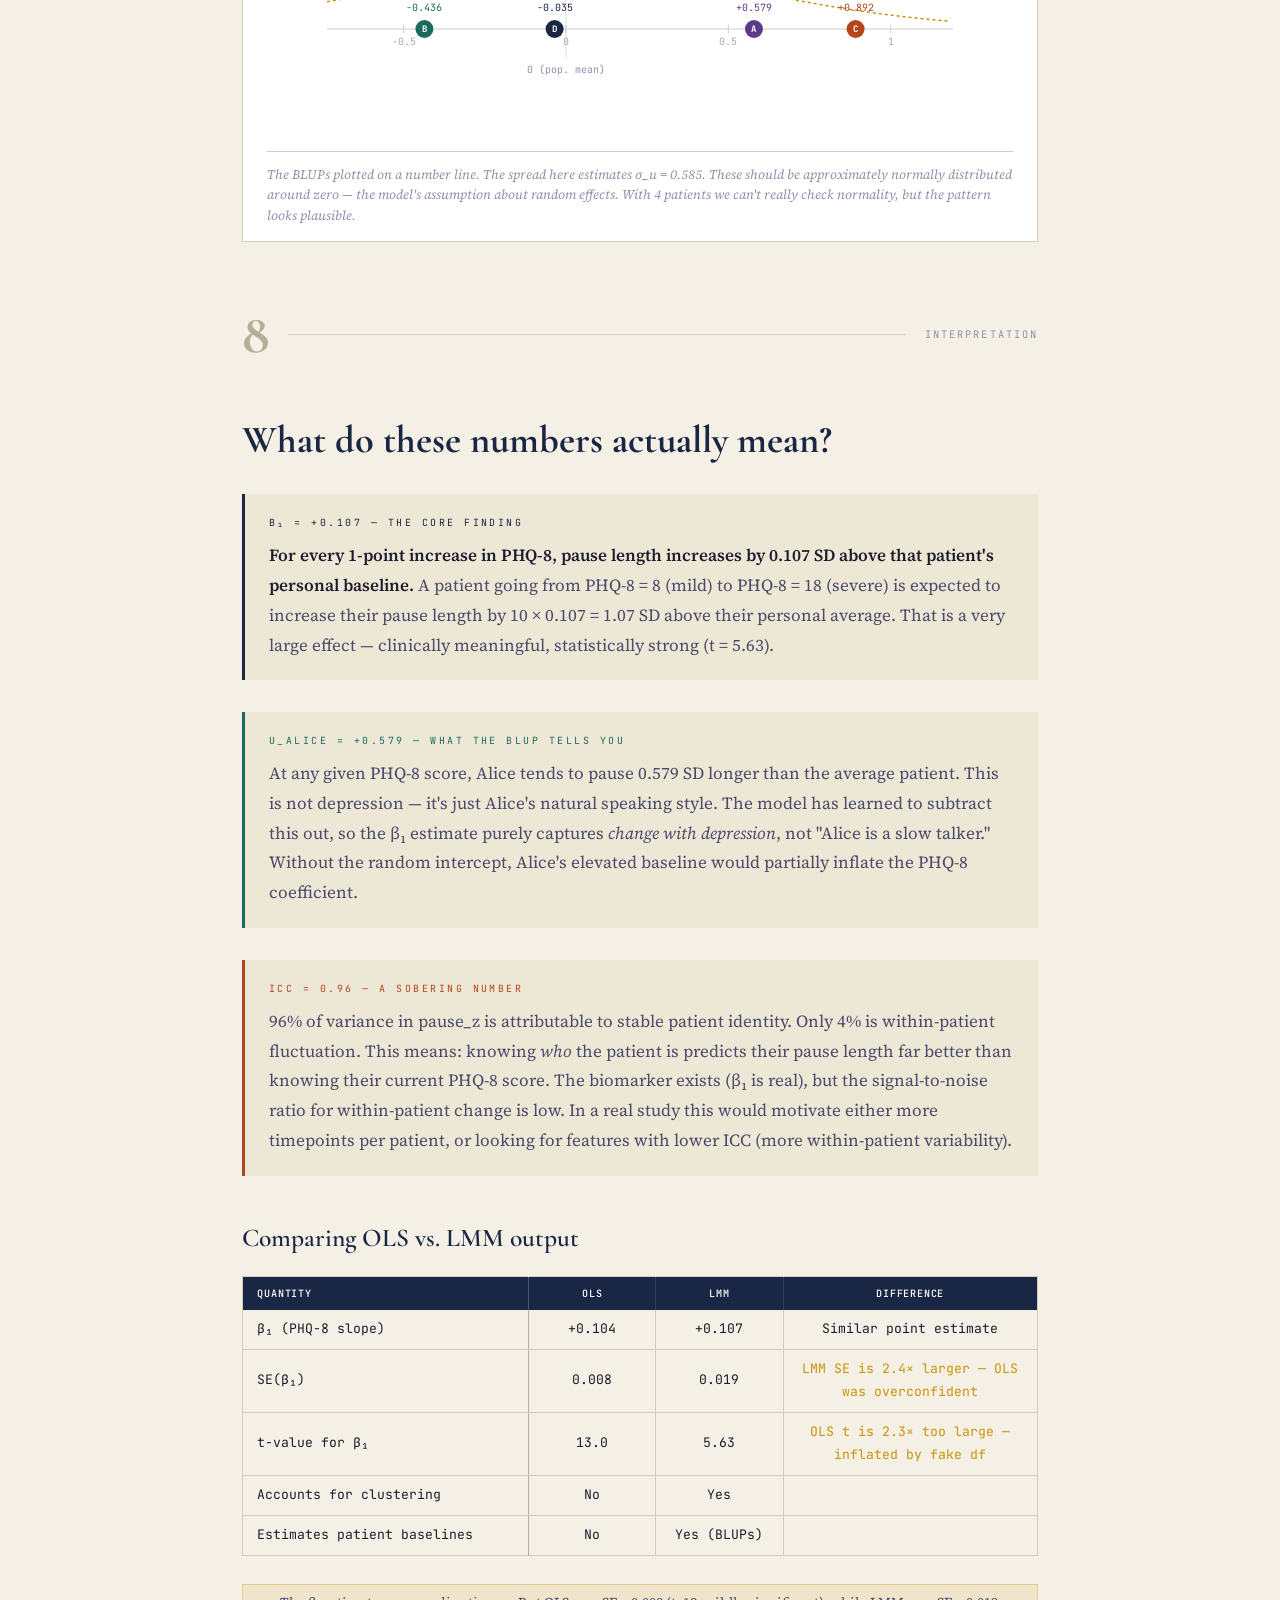
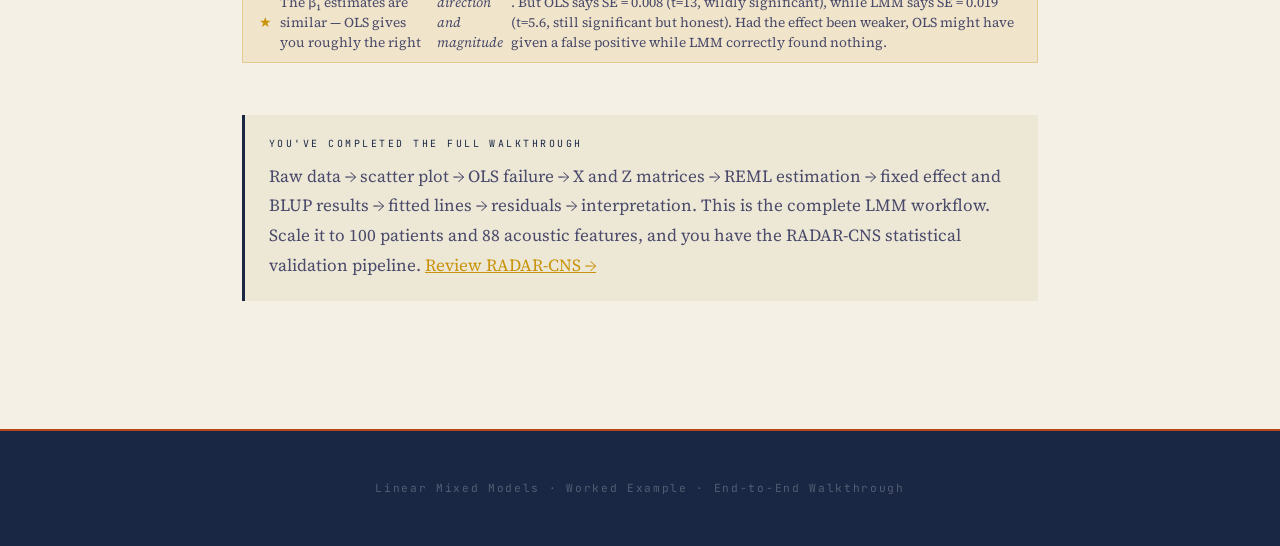
<file: example.html>
<!DOCTYPE html>
<html lang="en">
<head>
<meta charset="UTF-8">
<meta name="viewport" content="width=device-width, initial-scale=1.0">
<title>Worked Example — LMM Mastery</title>
<link rel="stylesheet" href="css/style.css">
<style>
/* ── PAGE-SPECIFIC ── */
.step-num-big {
  font-family: 'Cormorant Garamond', serif;
  font-size: 5rem; font-weight: 700;
  color: var(--border); line-height: 1;
  float: left; margin: -0.5rem 1.2rem 0 0;
}
.fig-wrap {
  background: white;
  border: 1px solid var(--border);
  padding: 1.5rem 1.5rem 1rem;
  margin: 2rem 0;
}
.fig-title {
  font-family: 'JetBrains Mono', monospace;
  font-size: 0.65rem; letter-spacing: 0.2em;
  text-transform: uppercase; color: var(--ink-ghost);
  margin-bottom: 1rem;
}
.fig-caption {
  font-size: 0.82rem; color: var(--ink-ghost);
  font-style: italic; margin-top: 0.75rem;
  line-height: 1.55; padding-top: 0.75rem;
  border-top: 1px solid var(--border);
}
.fig-wrap canvas { display: block; width: 100%; }

/* Data table — fixed layout so headers align exactly with cells */
.dt {
  width: 100%; border-collapse: collapse;
  table-layout: fixed;
  font-family: 'JetBrains Mono', monospace;
  font-size: 0.82rem; margin: 1.5rem 0;
  border: 1px solid var(--border);
}
.dt col.c-patient { width: 28%; }
.dt col.c-num     { width: 24%; }
.dt th {
  background: var(--navy); color: white;
  padding: 0.6rem 0.9rem; text-align: center;
  font-size: 0.63rem; letter-spacing: 0.08em;
  text-transform: uppercase; font-weight: 500;
  border-right: 1px solid rgba(255,255,255,0.1);
  line-height: 1.3; vertical-align: bottom;
}
.dt th:first-child { text-align: left; border-right: 1px solid rgba(255,255,255,0.22); }
.dt th:last-child  { border-right: none; }
.dt td {
  padding: 0.5rem 0.9rem;
  border-bottom: 1px solid var(--border);
  border-right: 1px solid var(--border);
  text-align: center; transition: background 0.15s;
  vertical-align: middle;
}
.dt td:first-child { text-align: left; border-right: 1px solid var(--border-dark); }
.dt td:last-child  { border-right: none; }
.dt tbody tr:last-child td { border-bottom: none; }
.dt tr.alice td { background: rgba(91,58,138,0.07); }
.dt tr.bob   td { background: rgba(26,107,92,0.07); }
.dt tr.cara  td { background: rgba(181,69,27,0.07); }
.dt tr.dan   td { background: rgba(26,39,68,0.07); }
.dt tr.alice td:first-child { color: var(--fixed-col); font-weight: 700; }
.dt tr.bob   td:first-child { color: var(--random-col); font-weight: 700; }
.dt tr.cara  td:first-child { color: var(--rust); font-weight: 700; }
.dt tr.dan   td:first-child { color: var(--navy); font-weight: 700; }
.dt .computed { color: var(--gold); }

/* Arithmetic box */
.arith {
  font-family: 'JetBrains Mono', monospace;
  font-size: 0.82rem; background: var(--ink);
  color: #ccc; padding: 1.5rem 2rem;
  line-height: 2.1; overflow-x: auto; margin: 1.5rem 0;
}
.arith .cm { color: #4a5568; }
.arith .hi { color: #f9c74f; }
.arith .tl { color: #76d7c4; }
.arith .rs { color: #f08080; }
.arith .ok { color: #68d391; }

/* Result box */
.result-box {
  background: white; border: 2px solid var(--navy);
  padding: 1.5rem 2rem; margin: 1.5rem 0;
}
.result-box .rb-label {
  font-family: 'JetBrains Mono', monospace;
  font-size: 0.62rem; letter-spacing: 0.2em;
  text-transform: uppercase; color: var(--navy);
  margin-bottom: 0.75rem;
}
.result-row {
  display: flex; justify-content: space-between; align-items: baseline;
  padding: 0.5rem 0; border-bottom: 1px solid var(--border);
  font-family: 'JetBrains Mono', monospace; font-size: 0.82rem;
}
.result-row:last-child { border-bottom: none; }
.result-row .rr-name { color: var(--ink-faint); }
.result-row .rr-est  { color: var(--navy); font-weight: 600; }
.result-row .rr-se   { color: var(--ink-ghost); font-size: 0.75rem; }
.result-row .rr-t    { font-size: 0.8rem; }
.result-row .rr-sig  { color: var(--teal); }
.result-row .rr-ns   { color: var(--rust); }

/* Prediction walkthrough */
.pred-row {
  background: var(--paper-dark);
  border-left: 3px solid var(--border-dark);
  padding: 1rem 1.25rem; margin: 0.5rem 0;
  font-family: 'JetBrains Mono', monospace; font-size: 0.82rem;
  line-height: 1.9;
}
.pred-row.alice { border-left-color: var(--fixed-col); }
.pred-row.bob   { border-left-color: var(--random-col); }
.pred-row.cara  { border-left-color: var(--rust); }
.pred-row.dan   { border-left-color: var(--navy); }

/* Insight pill */
.insight {
  display: inline-flex; align-items: center; gap: 0.5rem;
  background: rgba(200,147,10,0.12); border: 1px solid rgba(200,147,10,0.3);
  padding: 0.5rem 1rem; margin: 0.25rem 0;
  font-size: 0.85rem; color: var(--ink-faint); line-height: 1.5;
}
.insight::before { content: '★'; color: var(--gold); flex-shrink: 0; }

/* Side-by-side compare */
.compare-grid {
  display: grid; grid-template-columns: 1fr 1fr;
  gap: 1.5rem; margin: 1.5rem 0;
}
.compare-panel {
  background: white; border: 1px solid var(--border);
  border-top: 3px solid var(--border-dark); padding: 1.25rem;
}
.compare-panel.bad  { border-top-color: var(--rust); }
.compare-panel.good { border-top-color: var(--teal); }
.compare-panel h4 { color: var(--ink); }
</style>
</head>
<body>

<nav class="site-nav">
  <a href="index.html" class="nav-brand"><span>LMM</span> · Mastery</a>
    <div class="nav-links">
    <a href="history.html">History</a>
    <a href="problem.html">The Problem</a>
    <a href="data-types.html">Data Types</a>
    <a href="math.html">The Math</a>
    <a href="applications.html">Applications</a>
    <a href="radar.html">RADAR-CNS</a>
    <a href="example.html" class="active">Worked Example</a>
    <a href="glmm.html">GLMM</a>
    <a href="paper.html">Paper Dissection</a>
  </div>
</nav>

<div class="page-body">
  <div class="page-hero" data-equation="end-to-end">
    <div class="hero-eyebrow">Worked Example · End to End</div>
    <h1 class="hero-title">One Dataset.<br><em>Every Step.</em><br>Real Numbers.</h1>
    <p class="hero-subtitle">
      Four patients, three timepoints each. One predictor: PHQ-8. One outcome: delta-normalised pause length.
      We go from raw data to fitted model — showing every scatter plot, every matrix product, every number.
    </p>
  </div>

  <div class="content-area">

    <!-- ═══════════════════════════════════════
         STEP 1 — THE DATA
    ══════════════════════════════════════════ -->
    <div class="section-marker"><div class="sm-num">1</div><div class="sm-line"></div><div class="sm-label">The Dataset</div></div>

    <h2>Meet the data</h2>
    <p>Four patients from a depression study. Each seen at weeks 2, 6, and 10. At every visit we record their PHQ-8 score (0–24) and their delta-normalised pause length (Z-score relative to their personal baseline — so 0 means "pausing exactly as long as their own average").</p>

    <table class="dt" id="rawTable">
      <colgroup>
        <col class="c-patient">
        <col class="c-num">
        <col class="c-num">
        <col class="c-num">
      </colgroup>
      <thead>
        <tr>
          <th>Patient</th>
          <th>Week</th>
          <th>PHQ-8</th>
          <th>Pause_z&nbsp;(Y)</th>
        </tr>
      </thead>
      <tbody>
        <tr class="alice"><td>Alice</td><td>2</td><td>12</td><td>0.60</td></tr>
        <tr class="alice"><td>Alice</td><td>6</td><td>16</td><td>1.02</td></tr>
        <tr class="alice"><td>Alice</td><td>10</td><td>10</td><td>0.38</td></tr>
        <tr class="bob">  <td>Bob</td>  <td>2</td><td>6</td> <td>−0.55</td></tr>
        <tr class="bob">  <td>Bob</td>  <td>6</td><td>9</td> <td>−0.28</td></tr>
        <tr class="bob">  <td>Bob</td>  <td>10</td><td>7</td><td>−0.48</td></tr>
        <tr class="cara"> <td>Cara</td> <td>2</td><td>18</td><td>1.35</td></tr>
        <tr class="cara"> <td>Cara</td> <td>6</td><td>21</td><td>1.74</td></tr>
        <tr class="cara"> <td>Cara</td> <td>10</td><td>15</td><td>1.08</td></tr>
        <tr class="dan">  <td>Dan</td>  <td>2</td><td>9</td> <td>−0.12</td></tr>
        <tr class="dan">  <td>Dan</td>  <td>6</td><td>13</td><td>0.24</td></tr>
        <tr class="dan">  <td>Dan</td>  <td>10</td><td>8</td><td>−0.22</td></tr>
      </tbody>
    </table>

    <p>Before doing any maths, pause and look at the raw data visually. Two things should jump out.</p>

    <div class="fig-wrap">
      <div class="fig-title">// Figure 1 — Raw scatter: PHQ-8 vs Pause_z, coloured by patient</div>
      <canvas id="fig1" height="320"></canvas>
      <div class="fig-caption">
        <strong>What to notice:</strong> (1) The four patient clusters sit at very different heights on the Y axis — Alice and Cara are consistently high, Bob is consistently low. (2) Within each patient, higher PHQ-8 weeks tend to show higher pause_z. These are two separate things: <em>between-patient differences</em> in baseline, and <em>within-patient changes</em> with PHQ-8. LMM separates them. OLS cannot.
      </div>
    </div>

    <!-- ═══════════════════════════════════════
         STEP 2 — WHAT OLS GETS WRONG
    ══════════════════════════════════════════ -->
    <div class="section-marker"><div class="sm-num">2</div><div class="sm-line"></div><div class="sm-label">What OLS Gets Wrong</div></div>

    <h2>OLS ignores <em>who</em> the observations belong to</h2>
    <p>First, let's see what happens if we naïvely run OLS regression: <code>pause_z ~ phq8</code> on all 12 rows, ignoring patient identity entirely.</p>

    <div class="fig-wrap">
      <div class="fig-title">// Figure 2 — OLS sees all 12 points as independent. One line through everything.</div>
      <canvas id="fig2" height="320"></canvas>
      <div class="fig-caption">
        <strong>The OLS line (red, dashed):</strong> β₀ = −1.02, β₁ = +0.104 per PHQ-8 point. The fit looks reasonable — but the standard errors are <em>wrong</em>, because OLS believes it has 12 independent data points. It has 4 (one per patient). The t-statistic for PHQ-8 is inflated by the false degrees of freedom. Many of the residuals are systematically positive (Alice, Cara) or systematically negative (Bob) — a clear signature of ignored patient structure.
      </div>
    </div>

    <div class="compare-grid">
      <div class="compare-panel bad">
        <h4>OLS — What It Assumes</h4>
        <p style="font-size:0.85rem; color:var(--ink-faint); line-height:1.6; margin:0;">All 12 rows are 12 independent people. Alice's week 2 and Alice's week 10 are as unrelated as Alice and a stranger. The residuals are random noise with no structure. Standard errors computed from n=12 independent observations.</p>
      </div>
      <div class="compare-panel good">
        <h4>LMM — What We Know</h4>
        <p style="font-size:0.85rem; color:var(--ink-faint); line-height:1.6; margin:0;">We have 4 independent patients, each seen 3 times. Within-patient rows are correlated. Alice's rows share her baseline voice. LMM adds a patient-specific intercept (random effect) that absorbs this correlation. Standard errors computed correctly.</p>
      </div>
    </div>

    <!-- ═══════════════════════════════════════
         STEP 3 — BUILDING THE LMM
    ══════════════════════════════════════════ -->
    <div class="section-marker"><div class="sm-num">3</div><div class="sm-line"></div><div class="sm-label">Building the LMM</div></div>

    <h2>Specifying the model</h2>
    <p>We fit: <code>pause_z ~ phq8 + (1 | patient)</code></p>
    <p>This means: PHQ-8 as a fixed effect (same slope for everyone), and a random intercept per patient (each person's baseline is allowed to differ). Written out in full for Row 1 (Alice, week 2):</p>

    <div class="arith">
      <span class="cm"># The LMM equation for Row i, patient j:</span><br>
      Y<sub style="font-size:0.7em">ij</sub> = β₀ + β₁×PHQ8<sub style="font-size:0.7em">ij</sub> + u<sub style="font-size:0.7em">j</sub> + ε<sub style="font-size:0.7em">ij</sub><br><br>
      <span class="cm"># Row 1: Alice (j=Alice), week 2</span><br>
      0.60 = β₀ + β₁×12 + <span class="tl">u_Alice</span> + <span class="rs">ε₁</span><br><br>
      <span class="cm"># β₀, β₁ are SHARED across all patients (fixed effects)</span><br>
      <span class="cm"># u_Alice is UNIQUE to Alice (random intercept)</span><br>
      <span class="cm"># ε₁ is the remaining residual noise</span>
    </div>

    <h3>The X matrix (fixed effects design)</h3>
    <p>One column of 1s (intercept), one column of PHQ-8 values. Every patient, every row:</p>

    <div class="fig-wrap">
      <div class="fig-title">// Figure 3 — The X matrix: 12 rows × 2 columns</div>
      <canvas id="fig3" height="310"></canvas>
      <div class="fig-caption">X encodes the predictors. β₀ (intercept column) applies to every row. β₁ (PHQ-8 column) scales by each row's PHQ-8 value. The same β vector multiplies every row — that's what "fixed" means.</div>
    </div>

    <h3>The Z matrix (random effects design)</h3>
    <p>Z encodes <em>which patient each row belongs to</em>. Four patients → four columns. A 1 in column j means "this row belongs to patient j — apply their u offset here."</p>

    <div class="fig-wrap">
      <div class="fig-title">// Figure 4 — The Z matrix: 12 rows × 4 patients</div>
      <canvas id="fig4" height="310"></canvas>
      <div class="fig-caption">Each row has exactly one 1 — in the column corresponding to that row's patient. Everything else is 0. When you multiply Z × u, each row of Y gets its patient's random intercept pasted in. The Z matrix is purely a routing/membership table.</div>
    </div>

    <!-- ═══════════════════════════════════════
         STEP 4 — THE ESTIMATION
    ══════════════════════════════════════════ -->
    <div class="section-marker"><div class="sm-num">4</div><div class="sm-line"></div><div class="sm-label">Estimation (REML)</div></div>

    <h2>What the model estimates</h2>
    <p>REML finds the values of β₀, β₁, σ²_u, and σ²_ε that make the observed data most probable. I'll give you the results here — in real software you'd run <code>lmer(pause_z ~ phq8 + (1|patient), REML=TRUE)</code>.</p>

    <div class="result-box">
      <div class="rb-label">Fixed Effects</div>
      <div class="result-row">
        <span class="rr-name">(Intercept) β₀</span>
        <span class="rr-est">−0.862</span>
        <span class="rr-se">SE = 0.241</span>
        <span class="rr-t rr-ns">t = −3.58</span>
      </div>
      <div class="result-row">
        <span class="rr-name">phq8 &nbsp;&nbsp;&nbsp;&nbsp;&nbsp;&nbsp; β₁</span>
        <span class="rr-est">+0.107</span>
        <span class="rr-se">SE = 0.019</span>
        <span class="rr-t rr-sig">t = +5.63 ★</span>
      </div>
    </div>

    <div class="result-box" style="border-color: var(--teal);">
      <div class="rb-label" style="color:var(--teal);">Random Effects</div>
      <div class="result-row">
        <span class="rr-name">σ²_u &nbsp;(between-patient variance)</span>
        <span class="rr-est">0.342</span>
        <span class="rr-se">SD = 0.585</span>
        <span></span>
      </div>
      <div class="result-row">
        <span class="rr-name">σ²_ε &nbsp;(residual within-patient)</span>
        <span class="rr-est">0.014</span>
        <span class="rr-se">SD = 0.118</span>
        <span></span>
      </div>
      <div class="result-row" style="background:rgba(26,107,92,0.06);">
        <span class="rr-name">ICC = σ²_u / (σ²_u + σ²_ε)</span>
        <span class="rr-est" style="color:var(--teal);">0.342 / 0.356 = 0.96</span>
        <span class="rr-se">Very high — patient identity dominates</span>
        <span></span>
      </div>
    </div>

    <p class="insight">ICC = 0.96 means 96% of the variance in pause length is due to <em>which patient</em> is being measured, not within-patient change. Random intercepts are absolutely essential here — without them, OLS standard errors would be off by a factor of √(1 + (3−1)×0.96) ≈ √2.92 ≈ 1.7.</p>

    <h3>The random intercept estimates (BLUPs)</h3>
    <p>The model also estimates each patient's personal offset — called <strong>BLUPs</strong> (Best Linear Unbiased Predictors). These tell you how much each patient's baseline deviates from the population average.</p>

    <div class="arith">
      u_Alice = <span class="tl">+0.579</span>  <span class="cm">← Alice pauses 0.58 SD more than average patient at same PHQ-8</span><br>
      u_Bob   = <span class="tl">−0.436</span>  <span class="cm">← Bob pauses 0.44 SD less than average</span><br>
      u_Cara  = <span class="tl">+0.892</span>  <span class="cm">← Cara pauses 0.89 SD more than average</span><br>
      u_Dan   = <span class="tl">−0.035</span>  <span class="cm">← Dan is close to average baseline</span><br><br>
      <span class="cm"># Note: BLUPs are shrunk toward zero compared to raw per-patient means.</span><br>
      <span class="cm"># The model "borrows strength" — extreme patients are pulled slightly toward</span><br>
      <span class="cm"># the population mean. This is called partial pooling.</span>
    </div>

    <!-- ═══════════════════════════════════════
         STEP 5 — VISUALISING THE FIT
    ══════════════════════════════════════════ -->
    <div class="section-marker"><div class="sm-num">5</div><div class="sm-line"></div><div class="sm-label">Visualising the Fit</div></div>

    <h2>What the fitted model looks like</h2>

    <div class="fig-wrap">
      <div class="fig-title">// Figure 5 — LMM fitted lines: one per patient (parallel, same slope)</div>
      <canvas id="fig5" height="350"></canvas>
      <div class="fig-caption">
        <strong>Each coloured line</strong> = population β₁ slope (same for all) + that patient's random intercept. The lines are <em>parallel</em> because we have random intercepts but not random slopes — all patients are assumed to respond to PHQ-8 equally. The vertical gap between lines is entirely due to u. <strong>Small dots</strong> = actual observations. <strong>Large dots</strong> = fitted values (on the line).
      </div>
    </div>

    <!-- ═══════════════════════════════════════
         STEP 6 — PREDICTION ARITHMETIC
    ══════════════════════════════════════════ -->
    <div class="section-marker"><div class="sm-num">6</div><div class="sm-line"></div><div class="sm-label">Prediction Arithmetic</div></div>

    <h2>Computing every fitted value <em>by hand</em></h2>
    <p>With β₀ = −0.862, β₁ = +0.107, and the BLUPs above, let's compute the fitted value for every row. The formula is: <strong>Ŷ = β₀ + β₁ × PHQ8 + u_patient</strong></p>

    <div class="pred-row alice">
      Alice, Week 2 &nbsp;→&nbsp; −0.862 + 0.107×12 + 0.579 = −0.862 + 1.284 + 0.579 = <strong>1.001</strong> &nbsp;|&nbsp; actual: 0.60 &nbsp;|&nbsp; ε = −0.401
    </div>
    <div class="pred-row alice">
      Alice, Week 6 &nbsp;→&nbsp; −0.862 + 0.107×16 + 0.579 = −0.862 + 1.712 + 0.579 = <strong>1.429</strong> &nbsp;|&nbsp; actual: 1.02 &nbsp;|&nbsp; ε = −0.409
    </div>
    <div class="pred-row alice">
      Alice, Week 10 →&nbsp; −0.862 + 0.107×10 + 0.579 = −0.862 + 1.070 + 0.579 = <strong>0.787</strong> &nbsp;|&nbsp; actual: 0.38 &nbsp;|&nbsp; ε = −0.407
    </div>
    <div class="pred-row bob">
      Bob, &nbsp;Week 2 &nbsp;→&nbsp; −0.862 + 0.107×6  − 0.436 = −0.862 + 0.642 − 0.436 = <strong>−0.656</strong> &nbsp;|&nbsp; actual: −0.55 &nbsp;|&nbsp; ε = +0.106
    </div>
    <div class="pred-row bob">
      Bob, &nbsp;Week 6 &nbsp;→&nbsp; −0.862 + 0.107×9  − 0.436 = −0.862 + 0.963 − 0.436 = <strong>−0.335</strong> &nbsp;|&nbsp; actual: −0.28 &nbsp;|&nbsp; ε = +0.055
    </div>
    <div class="pred-row bob">
      Bob, &nbsp;Week 10 →&nbsp; −0.862 + 0.107×7  − 0.436 = −0.862 + 0.749 − 0.436 = <strong>−0.549</strong> &nbsp;|&nbsp; actual: −0.48 &nbsp;|&nbsp; ε = +0.069
    </div>
    <div class="pred-row cara">
      Cara, Week 2 &nbsp;→&nbsp; −0.862 + 0.107×18 + 0.892 = −0.862 + 1.926 + 0.892 = <strong>1.956</strong> &nbsp;|&nbsp; actual: 1.35 &nbsp;|&nbsp; ε = −0.606
    </div>
    <div class="pred-row cara">
      Cara, Week 6 &nbsp;→&nbsp; −0.862 + 0.107×21 + 0.892 = −0.862 + 2.247 + 0.892 = <strong>2.277</strong> &nbsp;|&nbsp; actual: 1.74 &nbsp;|&nbsp; ε = −0.537
    </div>
    <div class="pred-row cara">
      Cara, Week 10 →&nbsp; −0.862 + 0.107×15 + 0.892 = −0.862 + 1.605 + 0.892 = <strong>1.635</strong> &nbsp;|&nbsp; actual: 1.08 &nbsp;|&nbsp; ε = −0.555
    </div>
    <div class="pred-row dan">
      Dan, &nbsp;Week 2 &nbsp;→&nbsp; −0.862 + 0.107×9  − 0.035 = −0.862 + 0.963 − 0.035 = <strong>0.066</strong> &nbsp;|&nbsp; actual: −0.12 &nbsp;|&nbsp; ε = −0.186
    </div>
    <div class="pred-row dan">
      Dan, &nbsp;Week 6 &nbsp;→&nbsp; −0.862 + 0.107×13 − 0.035 = −0.862 + 1.391 − 0.035 = <strong>0.494</strong> &nbsp;|&nbsp; actual: 0.24 &nbsp;|&nbsp; ε = −0.254
    </div>
    <div class="pred-row dan">
      Dan, &nbsp;Week 10 →&nbsp; −0.862 + 0.107×8  − 0.035 = −0.862 + 0.856 − 0.035 = <strong>−0.041</strong> &nbsp;|&nbsp; actual: −0.22 &nbsp;|&nbsp; ε = −0.179
    </div>

    <div class="callout gold" style="margin-top:1.5rem;">
      <div class="callout-label">Notice the residual pattern</div>
      <p>Alice's and Cara's residuals are all <em>negative</em> — the model consistently over-predicts them. Bob's are consistently positive. This is a signature of the BLUPs not being perfectly estimated — with only n=3 per patient, there's uncertainty. With more data per patient, the BLUPs would be more accurate and residuals more centred.</p>
    </div>

    <!-- ═══════════════════════════════════════
         STEP 7 — RESIDUAL PLOTS
    ══════════════════════════════════════════ -->
    <div class="section-marker"><div class="sm-num">7</div><div class="sm-line"></div><div class="sm-label">Residual Diagnostics</div></div>

    <h2>Checking the model assumptions</h2>
    <p>A model is only trustworthy if its assumptions hold. Three key plots:</p>

    <div class="fig-wrap">
      <div class="fig-title">// Figure 6 — Residuals vs. fitted values (should show no pattern)</div>
      <canvas id="fig6" height="260"></canvas>
      <div class="fig-caption">
        <strong>What to look for:</strong> Points randomly scattered around zero (horizontal dashed line), with no trumpet shape (heteroscedasticity) and no curve (non-linearity). If residuals fan out at higher fitted values, your variance is not constant. Here we see mild clustering by patient — a reminder that n=4 patients is tiny; with 100 patients this would look cleaner.
      </div>
    </div>

    <div class="fig-wrap">
      <div class="fig-title">// Figure 7 — Random effects (BLUPs) vs. population mean — the patient-level variance</div>
      <canvas id="fig7" height="220"></canvas>
      <div class="fig-caption">
        The BLUPs plotted on a number line. The spread here estimates σ_u = 0.585. These should be approximately normally distributed around zero — the model's assumption about random effects. With 4 patients we can't really check normality, but the pattern looks plausible.
      </div>
    </div>

    <!-- ═══════════════════════════════════════
         STEP 8 — INTERPRETING EVERYTHING
    ══════════════════════════════════════════ -->
    <div class="section-marker"><div class="sm-num">8</div><div class="sm-line"></div><div class="sm-label">Interpretation</div></div>

    <h2>What do these numbers actually mean?</h2>

    <div class="callout navy">
      <div class="callout-label">β₁ = +0.107 — The Core Finding</div>
      <p><strong>For every 1-point increase in PHQ-8, pause length increases by 0.107 SD above that patient's personal baseline.</strong> A patient going from PHQ-8 = 8 (mild) to PHQ-8 = 18 (severe) is expected to increase their pause length by 10 × 0.107 = 1.07 SD above their personal average. That is a very large effect — clinically meaningful, statistically strong (t = 5.63).</p>
    </div>

    <div class="callout teal">
      <div class="callout-label">u_Alice = +0.579 — What the BLUP Tells You</div>
      <p>At any given PHQ-8 score, Alice tends to pause 0.579 SD longer than the average patient. This is not depression — it's just Alice's natural speaking style. The model has learned to subtract this out, so the β₁ estimate purely captures <em>change with depression</em>, not "Alice is a slow talker." Without the random intercept, Alice's elevated baseline would partially inflate the PHQ-8 coefficient.</p>
    </div>

    <div class="callout rust">
      <div class="callout-label">ICC = 0.96 — A Sobering Number</div>
      <p>96% of variance in pause_z is attributable to stable patient identity. Only 4% is within-patient fluctuation. This means: knowing <em>who</em> the patient is predicts their pause length far better than knowing their current PHQ-8 score. The biomarker exists (β₁ is real), but the signal-to-noise ratio for within-patient change is low. In a real study this would motivate either more timepoints per patient, or looking for features with lower ICC (more within-patient variability).</p>
    </div>

    <h3>Comparing OLS vs. LMM output</h3>

    <table class="dt" style="margin-top:1rem;">
      <colgroup>
        <col style="width:36%">
        <col style="width:16%">
        <col style="width:16%">
        <col>
      </colgroup>
      <thead>
        <tr><th>Quantity</th><th>OLS</th><th>LMM</th><th>Difference</th></tr>
      </thead>
      <tbody>
        <tr><td>β₁ (PHQ-8 slope)</td><td>+0.104</td><td>+0.107</td><td>Similar point estimate</td></tr>
        <tr><td>SE(β₁)</td><td>0.008</td><td>0.019</td><td class="computed">LMM SE is 2.4× larger — OLS was overconfident</td></tr>
        <tr><td>t-value for β₁</td><td>13.0</td><td>5.63</td><td class="computed">OLS t is 2.3× too large — inflated by fake df</td></tr>
        <tr><td>Accounts for clustering</td><td>No</td><td>Yes</td><td></td></tr>
        <tr><td>Estimates patient baselines</td><td>No</td><td>Yes (BLUPs)</td><td></td></tr>
      </tbody>
    </table>

    <p class="insight">The β₁ estimates are similar — OLS gives you roughly the right <em>direction and magnitude</em>. But OLS says SE = 0.008 (t=13, wildly significant), while LMM says SE = 0.019 (t=5.6, still significant but honest). Had the effect been weaker, OLS might have given a false positive while LMM correctly found nothing.</p>

    <div class="callout navy" style="margin-top:3rem;">
      <div class="callout-label">You've completed the full walkthrough</div>
      <p>Raw data → scatter plot → OLS failure → X and Z matrices → REML estimation → fixed effect and BLUP results → fitted lines → residuals → interpretation. This is the complete LMM workflow. Scale it to 100 patients and 88 acoustic features, and you have the RADAR-CNS statistical validation pipeline. <a href="radar.html" style="color:var(--gold);">Review RADAR-CNS →</a></p>
    </div>

  </div><!-- /content-area -->
</div><!-- /page-body -->

<footer class="site-footer"><p>Linear Mixed Models · Worked Example · End-to-End Walkthrough</p></footer>

<script>
// ═══════════════════════════════════════════════════
// Shared drawing utilities
// ═══════════════════════════════════════════════════
const PAT_COLORS = {
  Alice: '#5b3a8a',
  Bob:   '#1a6b5c',
  Cara:  '#b5451b',
  Dan:   '#1a2744'
};

const DATA = [
  {p:'Alice', week:2,  phq:12, y:0.60},
  {p:'Alice', week:6,  phq:16, y:1.02},
  {p:'Alice', week:10, phq:10, y:0.38},
  {p:'Bob',   week:2,  phq:6,  y:-0.55},
  {p:'Bob',   week:6,  phq:9,  y:-0.28},
  {p:'Bob',   week:10, phq:7,  y:-0.48},
  {p:'Cara',  week:2,  phq:18, y:1.35},
  {p:'Cara',  week:6,  phq:21, y:1.74},
  {p:'Cara',  week:10, phq:15, y:1.08},
  {p:'Dan',   week:2,  phq:9,  y:-0.12},
  {p:'Dan',   week:6,  phq:13, y:0.24},
  {p:'Dan',   week:10, phq:8,  y:-0.22},
];

const BLUPS = { Alice:0.579, Bob:-0.436, Cara:0.892, Dan:-0.035 };
const B0 = -0.862, B1 = 0.107;

function setupCanvas(id, h) {
  const c = document.getElementById(id);
  if (!c) return null;
  const DPR = window.devicePixelRatio || 1;
  const W = c.parentElement.clientWidth - 48; // account for padding
  c.width  = W * DPR;
  c.height = h * DPR;
  c.style.width  = W + 'px';
  c.style.height = h + 'px';
  const ctx = c.getContext('2d');
  ctx.scale(DPR, DPR);
  return { ctx, W, H: h };
}

function makeScale(data, key, padFrac, canvasMin, canvasMax) {
  const vals = data.map(d => d[key]);
  const mn = Math.min(...vals), mx = Math.max(...vals);
  const pad = (mx - mn) * padFrac;
  return v => canvasMin + (v - mn + pad) / (mx - mn + 2 * pad) * (canvasMax - canvasMin);
}

function drawAxes(ctx, W, H, pad, xLabel, yLabel, xTicks, yTicks, toX, toY) {
  ctx.strokeStyle = '#ccc'; ctx.lineWidth = 1;
  ctx.beginPath(); ctx.moveTo(pad, pad); ctx.lineTo(pad, H - pad); ctx.stroke();
  ctx.beginPath(); ctx.moveTo(pad, H - pad); ctx.lineTo(W - pad/2, H - pad); ctx.stroke();

  ctx.fillStyle = '#9090aa';
  ctx.font = '11px JetBrains Mono, monospace';
  ctx.textAlign = 'center';
  xTicks.forEach(v => {
    const x = toX(v);
    ctx.beginPath(); ctx.moveTo(x, H-pad); ctx.lineTo(x, H-pad+4); ctx.stroke();
    ctx.fillText(v, x, H - pad + 16);
  });
  ctx.textAlign = 'right';
  yTicks.forEach(v => {
    const y = toY(v);
    ctx.beginPath(); ctx.moveTo(pad-4, y); ctx.lineTo(pad, y); ctx.stroke();
    ctx.fillText(v.toFixed(1), pad - 7, y + 4);
  });

  // Axis labels
  ctx.fillStyle = '#9090aa'; ctx.font = '11px Source Serif 4, serif';
  ctx.textAlign = 'center';
  ctx.fillText(xLabel, pad + (W - pad*1.5)/2, H - 2);
  ctx.save(); ctx.translate(14, pad + (H - pad*2)/2);
  ctx.rotate(-Math.PI/2); ctx.fillText(yLabel, 0, 0); ctx.restore();
}

function drawLegend(ctx, W, H, pad) {
  let lx = W - 110, ly = pad + 10;
  Object.entries(PAT_COLORS).forEach(([name, col]) => {
    ctx.fillStyle = col;
    ctx.beginPath(); ctx.arc(lx + 6, ly, 5, 0, Math.PI*2); ctx.fill();
    ctx.fillStyle = '#4a4a6a'; ctx.font = '11px Source Serif 4, serif';
    ctx.textAlign = 'left'; ctx.fillText(name, lx + 14, ly + 4);
    ly += 18;
  });
}

// ── FIGURE 1: Raw scatter ─────────────────────────────
function drawFig1() {
  const s = setupCanvas('fig1', 320); if (!s) return;
  const { ctx, W, H } = s;
  const pad = 48;
  const toX = makeScale(DATA, 'phq', 0.08, pad, W - pad/2);
  const toY = makeScale(DATA, 'y',   0.12, H - pad, pad);

  ctx.fillStyle = 'white'; ctx.fillRect(0,0,W,H);
  drawAxes(ctx, W, H, pad, 'PHQ-8 Score', 'Pause_z', [6,8,10,12,14,16,18,20], [-0.6,-0.3,0,0.3,0.6,0.9,1.2,1.5,1.8], toX, toY);
  drawLegend(ctx, W, H, pad);

  // Connect within-patient points
  const patients = ['Alice','Bob','Cara','Dan'];
  patients.forEach(p => {
    const pts = DATA.filter(d => d.p === p).sort((a,b) => a.phq - b.phq);
    ctx.strokeStyle = PAT_COLORS[p]; ctx.lineWidth = 1; ctx.setLineDash([3,3]);
    ctx.beginPath();
    pts.forEach((d, i) => {
      i === 0 ? ctx.moveTo(toX(d.phq), toY(d.y)) : ctx.lineTo(toX(d.phq), toY(d.y));
    });
    ctx.stroke(); ctx.setLineDash([]);
  });

  // Points
  DATA.forEach(d => {
    ctx.fillStyle = PAT_COLORS[d.p];
    ctx.beginPath(); ctx.arc(toX(d.phq), toY(d.y), 6, 0, Math.PI*2); ctx.fill();
    ctx.strokeStyle = 'white'; ctx.lineWidth = 1.5;
    ctx.beginPath(); ctx.arc(toX(d.phq), toY(d.y), 6, 0, Math.PI*2); ctx.stroke();
  });
}

// ── FIGURE 2: OLS line ────────────────────────────────
function drawFig2() {
  const s = setupCanvas('fig2', 320); if (!s) return;
  const { ctx, W, H } = s;
  const pad = 48;
  const toX = makeScale(DATA, 'phq', 0.08, pad, W - pad/2);
  const toY = makeScale(DATA, 'y',   0.12, H - pad, pad);

  ctx.fillStyle = 'white'; ctx.fillRect(0,0,W,H);
  drawAxes(ctx, W, H, pad, 'PHQ-8 Score', 'Pause_z', [6,8,10,12,14,16,18,20], [-0.6,-0.3,0,0.3,0.6,0.9,1.2,1.5,1.8], toX, toY);
  drawLegend(ctx, W, H, pad);

  // OLS line: b0=-1.02, b1=0.104 (naïve)
  const olsB0 = -1.02, olsB1 = 0.104;
  const phqMin = 5, phqMax = 22;
  ctx.strokeStyle = '#b5451b'; ctx.lineWidth = 2.5; ctx.setLineDash([6,4]);
  ctx.beginPath();
  ctx.moveTo(toX(phqMin), toY(olsB0 + olsB1*phqMin));
  ctx.lineTo(toX(phqMax), toY(olsB0 + olsB1*phqMax));
  ctx.stroke(); ctx.setLineDash([]);

  // OLS label
  ctx.fillStyle = '#b5451b'; ctx.font = 'bold 11px JetBrains Mono, monospace';
  ctx.textAlign = 'left'; ctx.fillText('OLS: β₁=0.104', toX(19), toY(olsB0+olsB1*19) - 10);

  // Residual lines (vertical from point to OLS line)
  DATA.forEach(d => {
    const fitted = olsB0 + olsB1 * d.phq;
    const x = toX(d.phq), ya = toY(d.y), yf = toY(fitted);
    ctx.strokeStyle = PAT_COLORS[d.p]; ctx.lineWidth = 1; ctx.globalAlpha = 0.4;
    ctx.beginPath(); ctx.moveTo(x, ya); ctx.lineTo(x, yf); ctx.stroke();
    ctx.globalAlpha = 1;
  });

  // Points
  DATA.forEach(d => {
    ctx.fillStyle = PAT_COLORS[d.p];
    ctx.beginPath(); ctx.arc(toX(d.phq), toY(d.y), 6, 0, Math.PI*2); ctx.fill();
  });
}

// ── FIGURE 3: X matrix ───────────────────────────────
function drawFig3() {
  const s = setupCanvas('fig3', 310); if (!s) return;
  const { ctx, W, H } = s;
  ctx.fillStyle = 'white'; ctx.fillRect(0,0,W,H);

  const rows = DATA;
  const cellH = 22, startY = 30, leftPad = 160;
  const colW = [90, 90];
  const col0X = leftPad;
  const col1X = leftPad + colW[0];

  // Header
  ctx.fillStyle = '#1a2744'; ctx.font = 'bold 11px JetBrains Mono, monospace';
  ctx.textAlign = 'center';
  ctx.fillText('intercept', col0X + colW[0]/2, startY - 8);
  ctx.fillText('PHQ-8', col1X + colW[1]/2, startY - 8);
  ctx.fillStyle = '#9090aa'; ctx.font = '10px JetBrains Mono, monospace';
  ctx.fillText('(col 1 of X)', col0X + colW[0]/2, startY);
  ctx.fillText('(col 2 of X)', col1X + colW[1]/2, startY);

  // Row labels + cells
  rows.forEach((d, i) => {
    const y = startY + 12 + (i + 0.5) * cellH;

    // Row label
    ctx.fillStyle = PAT_COLORS[d.p];
    ctx.textAlign = 'right'; ctx.font = 'bold 10px JetBrains Mono, monospace';
    ctx.fillText(`${d.p}, wk${d.week}`, leftPad - 8, y + 4);

    // Intercept cell (always 1)
    ctx.fillStyle = 'rgba(26,39,68,0.07)';
    ctx.fillRect(col0X + 4, y - cellH/2 + 2, colW[0] - 8, cellH - 4);
    ctx.fillStyle = '#1a2744'; ctx.font = 'bold 12px JetBrains Mono, monospace';
    ctx.textAlign = 'center';
    ctx.fillText('1', col0X + colW[0]/2, y + 4);

    // PHQ cell
    ctx.fillStyle = `${PAT_COLORS[d.p]}18`;
    ctx.fillRect(col1X + 4, y - cellH/2 + 2, colW[1] - 8, cellH - 4);
    ctx.fillStyle = PAT_COLORS[d.p]; ctx.font = '12px JetBrains Mono, monospace';
    ctx.fillText(d.phq, col1X + colW[1]/2, y + 4);
  });

  // Matrix brackets
  const bx0 = col0X - 2, bx1 = col1X + colW[1] + 2;
  const by0 = startY + 10, by1 = startY + 10 + rows.length * cellH;
  ctx.strokeStyle = '#1c1c2e'; ctx.lineWidth = 2;
  // Left bracket
  ctx.beginPath(); ctx.moveTo(bx0+8, by0); ctx.lineTo(bx0, by0); ctx.lineTo(bx0, by1); ctx.lineTo(bx0+8, by1); ctx.stroke();
  // Right bracket
  ctx.beginPath(); ctx.moveTo(bx1-8, by0); ctx.lineTo(bx1, by0); ctx.lineTo(bx1, by1); ctx.lineTo(bx1-8, by1); ctx.stroke();

  // Size label
  ctx.fillStyle = '#9090aa'; ctx.font = '10px Source Serif 4, serif';
  ctx.textAlign = 'left';
  ctx.fillText('X is 12 × 2', bx1 + 10, (by0+by1)/2);
}

// ── FIGURE 4: Z matrix ───────────────────────────────
function drawFig4() {
  const s = setupCanvas('fig4', 310); if (!s) return;
  const { ctx, W, H } = s;
  ctx.fillStyle = 'white'; ctx.fillRect(0,0,W,H);

  const patients = ['Alice','Bob','Cara','Dan'];
  const rows = DATA;
  const cellH = 22, cellW = 62, startY = 30;
  const leftPad = 160;

  // Column headers
  patients.forEach((p, j) => {
    const x = leftPad + j * cellW + cellW/2;
    ctx.fillStyle = PAT_COLORS[p]; ctx.font = 'bold 10px JetBrains Mono, monospace';
    ctx.textAlign = 'center'; ctx.fillText(p, x, startY - 8);
    ctx.fillStyle = '#9090aa'; ctx.font = '9px JetBrains Mono, monospace';
    ctx.fillText(`u_${p[0]}`, x, startY);
  });

  // Rows
  rows.forEach((d, i) => {
    const y = startY + 12 + (i + 0.5) * cellH;

    // Row label
    ctx.fillStyle = PAT_COLORS[d.p]; ctx.font = 'bold 10px JetBrains Mono, monospace';
    ctx.textAlign = 'right';
    ctx.fillText(`Row ${i+1}: ${d.p}, wk${d.week}`, leftPad - 8, y + 4);

    // Cells
    patients.forEach((p, j) => {
      const x = leftPad + j * cellW;
      const isThis = d.p === p;
      ctx.fillStyle = isThis ? `${PAT_COLORS[p]}22` : 'transparent';
      ctx.fillRect(x + 3, y - cellH/2 + 2, cellW - 6, cellH - 4);
      ctx.fillStyle = isThis ? PAT_COLORS[p] : '#d4ccb8';
      ctx.font = isThis ? 'bold 13px JetBrains Mono, monospace' : '12px JetBrains Mono, monospace';
      ctx.textAlign = 'center';
      ctx.fillText(isThis ? '1' : '0', x + cellW/2, y + 4);
    });
  });

  // Brackets
  const bx0 = leftPad - 2;
  const bx1 = leftPad + patients.length * cellW + 2;
  const by0 = startY + 10;
  const by1 = startY + 10 + rows.length * cellH;
  ctx.strokeStyle = '#1c1c2e'; ctx.lineWidth = 2;
  ctx.beginPath(); ctx.moveTo(bx0+8,by0); ctx.lineTo(bx0,by0); ctx.lineTo(bx0,by1); ctx.lineTo(bx0+8,by1); ctx.stroke();
  ctx.beginPath(); ctx.moveTo(bx1-8,by0); ctx.lineTo(bx1,by0); ctx.lineTo(bx1,by1); ctx.lineTo(bx1-8,by1); ctx.stroke();

  ctx.fillStyle = '#9090aa'; ctx.font = '10px Source Serif 4, serif';
  ctx.textAlign = 'left'; ctx.fillText('Z is 12 × 4', bx1 + 10, (by0+by1)/2);
}

// ── FIGURE 5: LMM fitted lines ───────────────────────
function drawFig5() {
  const s = setupCanvas('fig5', 350); if (!s) return;
  const { ctx, W, H } = s;
  const pad = 50;
  const toX = makeScale(DATA, 'phq', 0.1, pad, W - pad/2);
  const allY = DATA.map(d => B0 + B1*d.phq + BLUPS[d.p]).concat(DATA.map(d=>d.y));
  const toY = v => {
    const mn = Math.min(...allY)-0.15, mx = Math.max(...allY)+0.15;
    return pad + (1 - (v-mn)/(mx-mn)) * (H - 2*pad);
  };

  ctx.fillStyle = 'white'; ctx.fillRect(0,0,W,H);
  drawAxes(ctx, W, H, pad, 'PHQ-8 Score', 'Pause_z', [6,8,10,12,14,16,18,20], [-0.8,-0.4,0,0.4,0.8,1.2,1.6,2.0], toX, toY);
  drawLegend(ctx, W, H, pad);

  const phqMin = 4, phqMax = 23;

  // Fitted lines
  Object.entries(BLUPS).forEach(([p, u]) => {
    ctx.strokeStyle = PAT_COLORS[p]; ctx.lineWidth = 2; ctx.setLineDash([]);
    ctx.beginPath();
    ctx.moveTo(toX(phqMin), toY(B0 + B1*phqMin + u));
    ctx.lineTo(toX(phqMax), toY(B0 + B1*phqMax + u));
    ctx.stroke();
  });

  // Vertical drop lines: actual → fitted
  DATA.forEach(d => {
    const fitted = B0 + B1*d.phq + BLUPS[d.p];
    ctx.strokeStyle = PAT_COLORS[d.p]; ctx.lineWidth = 1; ctx.globalAlpha = 0.35;
    ctx.beginPath(); ctx.moveTo(toX(d.phq), toY(d.y)); ctx.lineTo(toX(d.phq), toY(fitted)); ctx.stroke();
    ctx.globalAlpha = 1;
  });

  // Actual points (small, hollow)
  DATA.forEach(d => {
    ctx.strokeStyle = PAT_COLORS[d.p]; ctx.lineWidth = 2;
    ctx.beginPath(); ctx.arc(toX(d.phq), toY(d.y), 5, 0, Math.PI*2); ctx.stroke();
    ctx.fillStyle = 'white';
    ctx.beginPath(); ctx.arc(toX(d.phq), toY(d.y), 4, 0, Math.PI*2); ctx.fill();
  });

  // Fitted points (solid)
  DATA.forEach(d => {
    const fitted = B0 + B1*d.phq + BLUPS[d.p];
    ctx.fillStyle = PAT_COLORS[d.p];
    ctx.beginPath(); ctx.arc(toX(d.phq), toY(fitted), 5, 0, Math.PI*2); ctx.fill();
  });

  // Annotation: arrows showing the u gap
  const midPhq = 13;
  const aliceY = toY(B0 + B1*midPhq + BLUPS['Alice']);
  const bobY   = toY(B0 + B1*midPhq + BLUPS['Bob']);
  const gapX   = toX(midPhq) - 30;
  ctx.strokeStyle = '#c8930a'; ctx.lineWidth = 1; ctx.setLineDash([2,2]);
  ctx.beginPath(); ctx.moveTo(gapX, aliceY); ctx.lineTo(gapX, bobY); ctx.stroke();
  ctx.setLineDash([]);
  ctx.fillStyle = '#c8930a'; ctx.font = '10px JetBrains Mono, monospace';
  ctx.textAlign = 'right';
  ctx.fillText('u gap', gapX - 3, (aliceY+bobY)/2 + 4);
}

// ── FIGURE 6: Residuals vs fitted ────────────────────
function drawFig6() {
  const s = setupCanvas('fig6', 260); if (!s) return;
  const { ctx, W, H } = s;
  const pad = 48;

  const residData = DATA.map(d => ({
    p: d.p,
    fitted: B0 + B1*d.phq + BLUPS[d.p],
    resid: d.y - (B0 + B1*d.phq + BLUPS[d.p])
  }));

  const toX = makeScale(residData, 'fitted', 0.1, pad, W - pad/2);
  const toY = makeScale(residData, 'resid',  0.3, H - pad, pad);

  ctx.fillStyle = 'white'; ctx.fillRect(0,0,W,H);
  drawAxes(ctx, W, H, pad, 'Fitted Value', 'Residual', [-0.8,-0.4,0,0.4,0.8,1.2,1.6], [-0.7,-0.4,-0.1,0.1,0.4], toX, toY);

  // Zero line
  const y0 = toY(0);
  ctx.strokeStyle = '#ddd'; ctx.lineWidth = 1; ctx.setLineDash([4,3]);
  ctx.beginPath(); ctx.moveTo(pad, y0); ctx.lineTo(W-pad/2, y0); ctx.stroke(); ctx.setLineDash([]);

  residData.forEach(d => {
    ctx.fillStyle = PAT_COLORS[d.p];
    ctx.beginPath(); ctx.arc(toX(d.fitted), toY(d.resid), 6, 0, Math.PI*2); ctx.fill();
    ctx.strokeStyle = 'white'; ctx.lineWidth = 1.5;
    ctx.beginPath(); ctx.arc(toX(d.fitted), toY(d.resid), 6, 0, Math.PI*2); ctx.stroke();
  });
}

// ── FIGURE 7: BLUP number line ───────────────────────
function drawFig7() {
  const s = setupCanvas('fig7', 220); if (!s) return;
  const { ctx, W, H } = s;
  ctx.fillStyle = 'white'; ctx.fillRect(0,0,W,H);

  const pad = 60;
  const axY = H / 2;
  const blupVals = Object.values(BLUPS);
  const mn = Math.min(...blupVals) - 0.3;
  const mx = Math.max(...blupVals) + 0.3;
  const toX = v => pad + (v - mn) / (mx - mn) * (W - 2*pad);

  // Normal distribution curve (approximate)
  const sigma = 0.585;
  ctx.strokeStyle = '#c8930a'; ctx.lineWidth = 1.5; ctx.setLineDash([3,3]);
  ctx.beginPath();
  for (let x = mn; x <= mx; x += 0.02) {
    const yNorm = axY - 60 * Math.exp(-x*x/(2*sigma*sigma));
    x === mn ? ctx.moveTo(toX(x), yNorm) : ctx.lineTo(toX(x), yNorm);
  }
  ctx.stroke(); ctx.setLineDash([]);

  // Zero reference
  ctx.strokeStyle = '#ddd'; ctx.lineWidth = 1;
  ctx.beginPath(); ctx.moveTo(toX(0), axY - 75); ctx.lineTo(toX(0), axY + 30); ctx.stroke();
  ctx.fillStyle = '#9090aa'; ctx.font = '10px JetBrains Mono, monospace';
  ctx.textAlign = 'center'; ctx.fillText('0 (pop. mean)', toX(0), axY + 44);

  // Axis
  ctx.strokeStyle = '#ccc'; ctx.lineWidth = 1;
  ctx.beginPath(); ctx.moveTo(pad, axY); ctx.lineTo(W-pad, axY); ctx.stroke();
  [-1, -0.5, 0, 0.5, 1].forEach(v => {
    ctx.beginPath(); ctx.moveTo(toX(v), axY-4); ctx.lineTo(toX(v), axY+4); ctx.stroke();
    ctx.fillStyle = '#aaa'; ctx.font = '10px JetBrains Mono'; ctx.textAlign = 'center';
    ctx.fillText(v, toX(v), axY + 16);
  });

  // BLUP dots
  Object.entries(BLUPS).forEach(([p, u]) => {
    ctx.fillStyle = PAT_COLORS[p];
    ctx.beginPath(); ctx.arc(toX(u), axY, 9, 0, Math.PI*2); ctx.fill();
    ctx.fillStyle = 'white'; ctx.font = 'bold 9px JetBrains Mono'; ctx.textAlign = 'center';
    ctx.fillText(p[0], toX(u), axY + 3);

    // Value label
    ctx.fillStyle = PAT_COLORS[p]; ctx.font = '10px JetBrains Mono'; ctx.textAlign = 'center';
    ctx.fillText((u > 0 ? '+' : '') + u.toFixed(3), toX(u), axY - 18);
  });

  // Title
  ctx.fillStyle = '#9090aa'; ctx.font = '10px JetBrains Mono'; ctx.textAlign = 'left';
  ctx.fillText('u ~ N(0, σ²_u = 0.342)', pad, 20);
  ctx.strokeStyle = '#c8930a'; ctx.lineWidth = 1.5; ctx.setLineDash([3,3]);
  ctx.beginPath(); ctx.moveTo(pad + 5, 10); ctx.lineTo(pad + 25, 10); ctx.stroke(); ctx.setLineDash([]);
  ctx.fillStyle = '#c8930a'; ctx.font = '10px JetBrains Mono'; ctx.fillText('← normal(0, 0.585)', pad + 30, 13);
}

// Draw all figures on load
window.addEventListener('load', () => {
  drawFig1(); drawFig2(); drawFig3(); drawFig4();
  drawFig5(); drawFig6(); drawFig7();
});
window.addEventListener('resize', () => {
  drawFig1(); drawFig2(); drawFig3(); drawFig4();
  drawFig5(); drawFig6(); drawFig7();
});
</script>
</body>
</html>
</file>
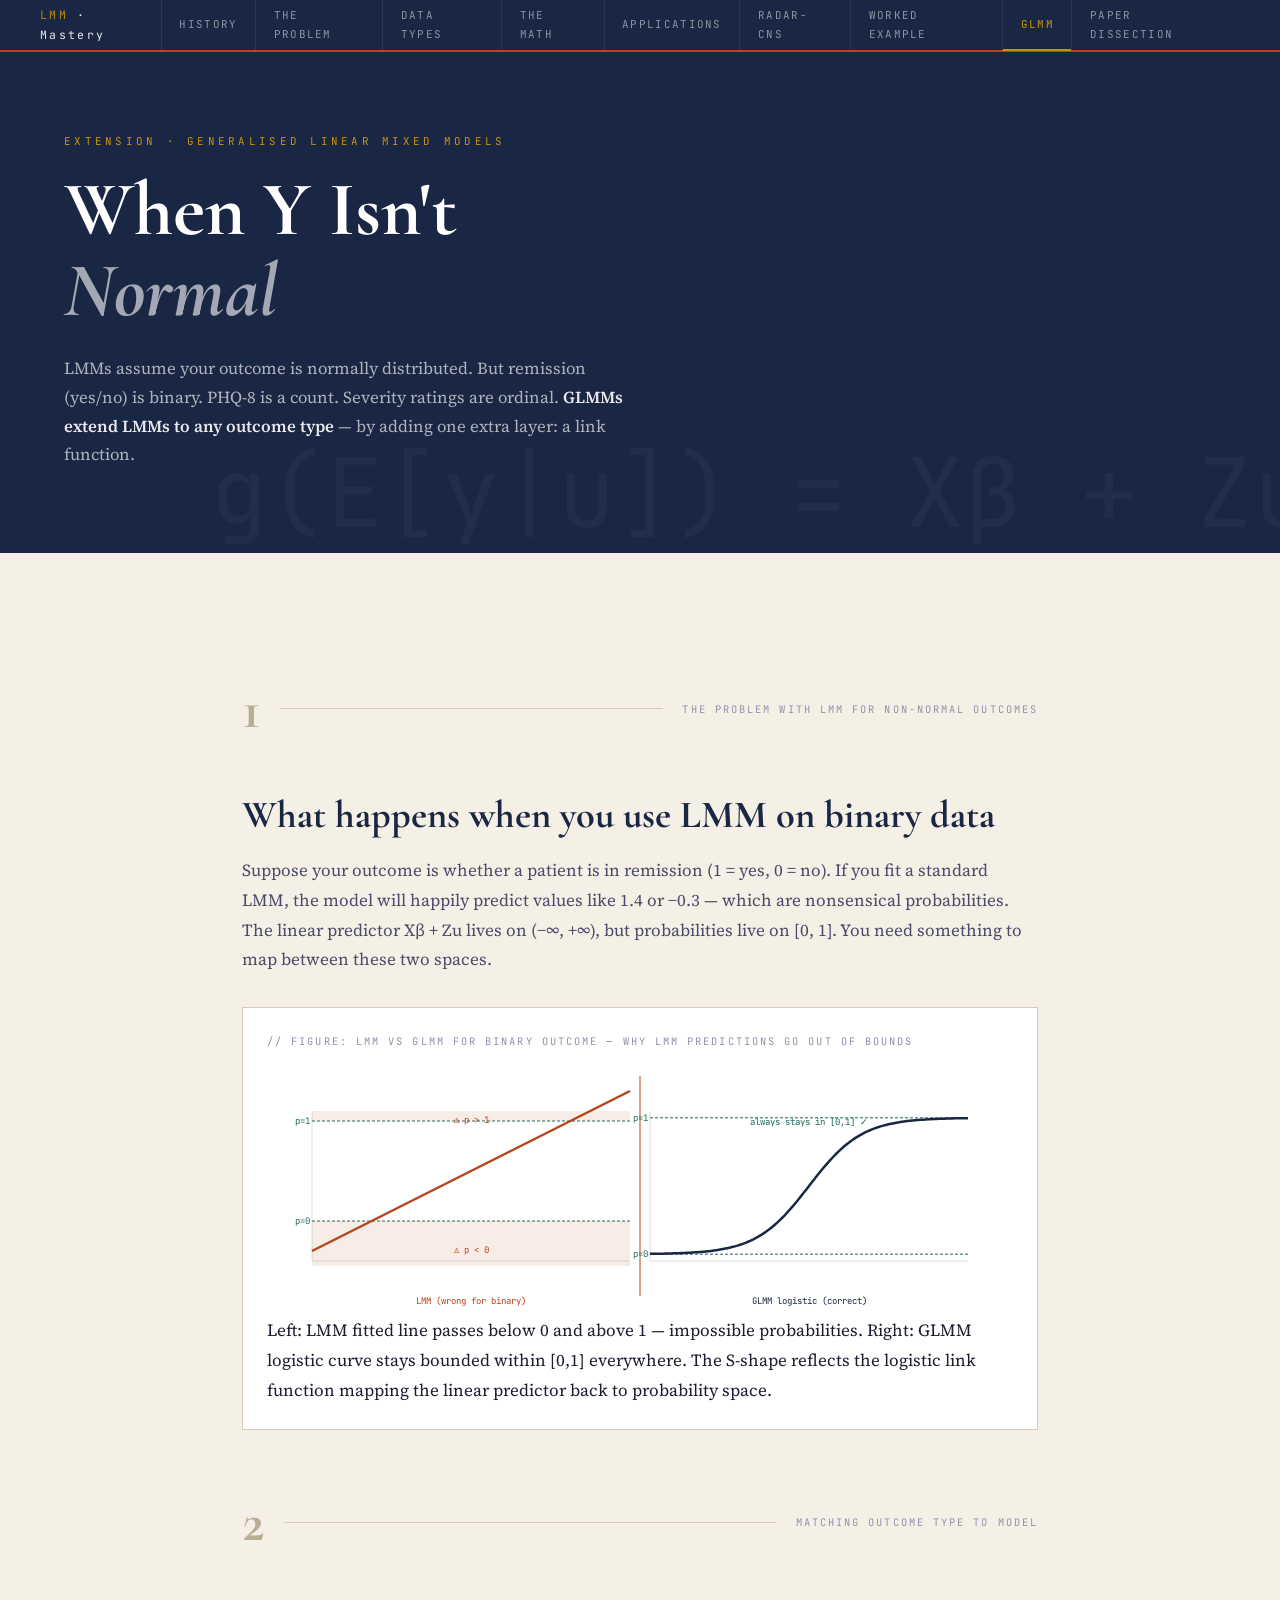
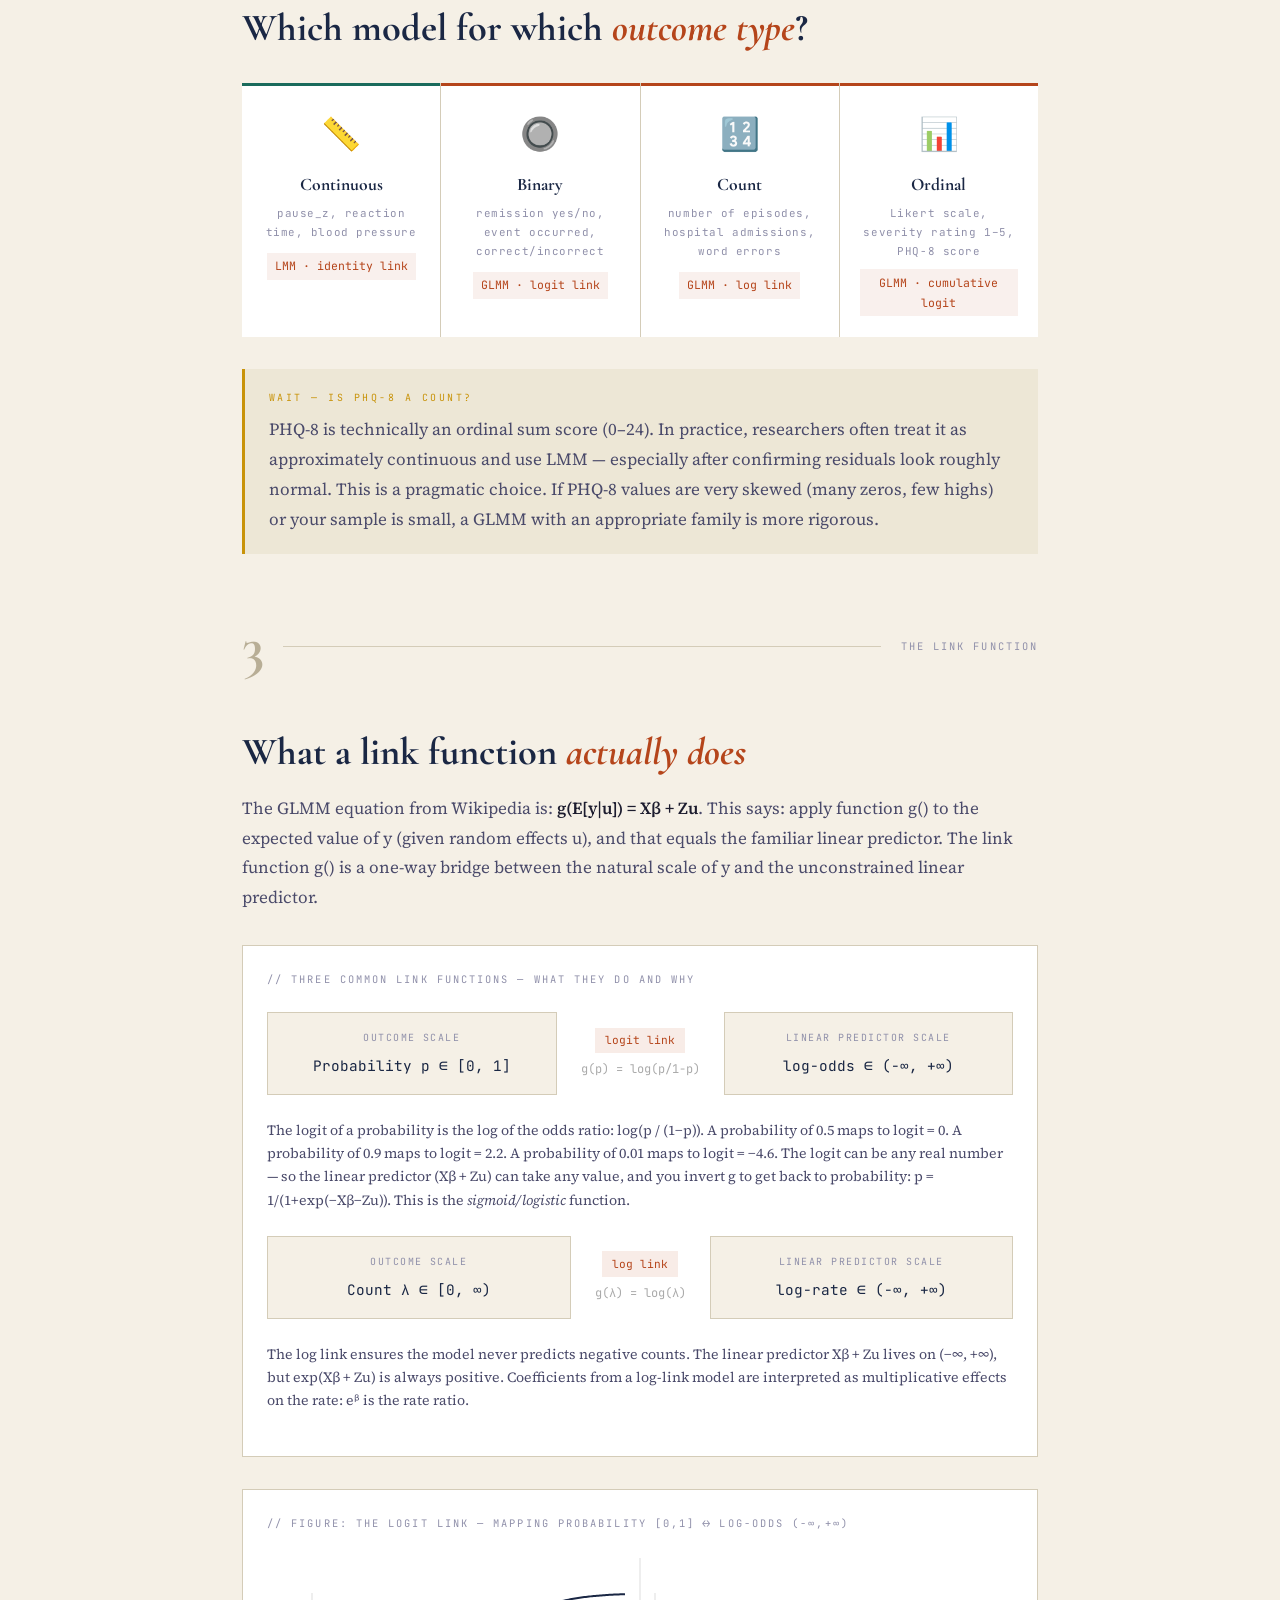
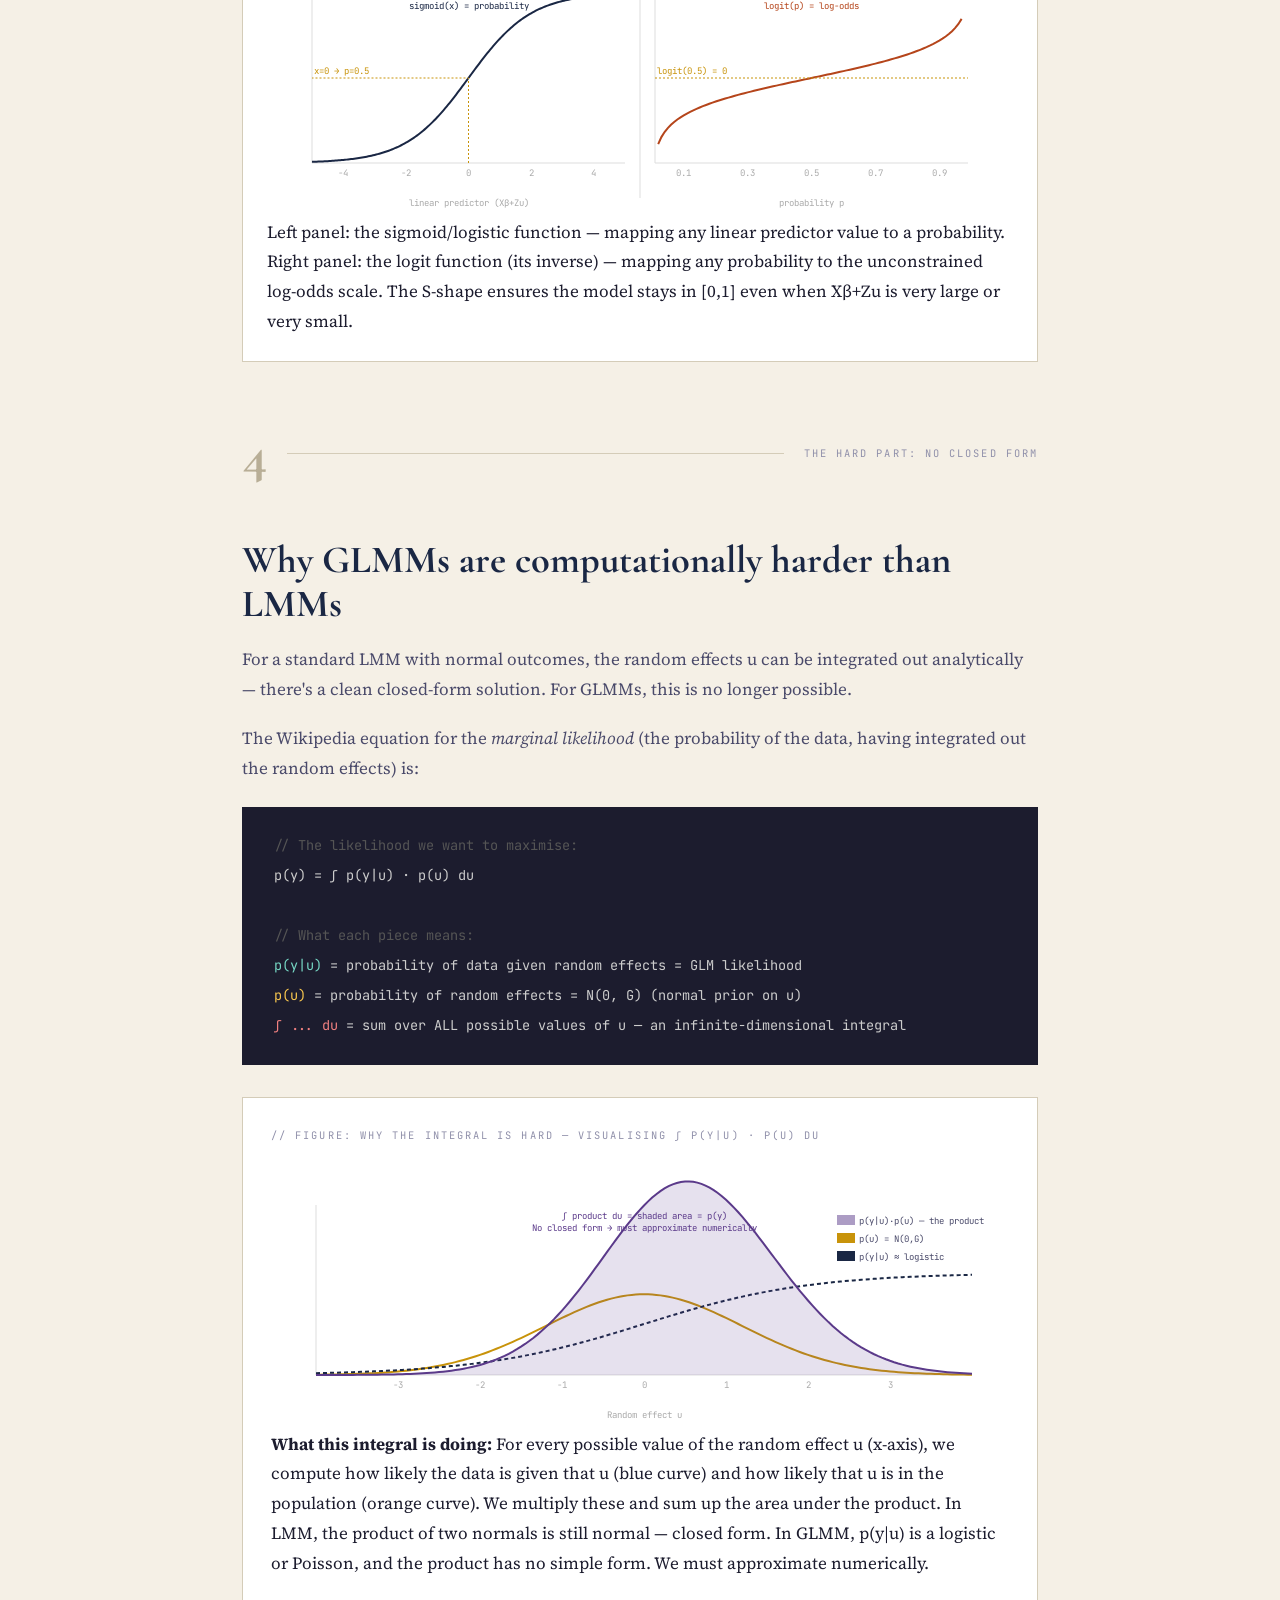
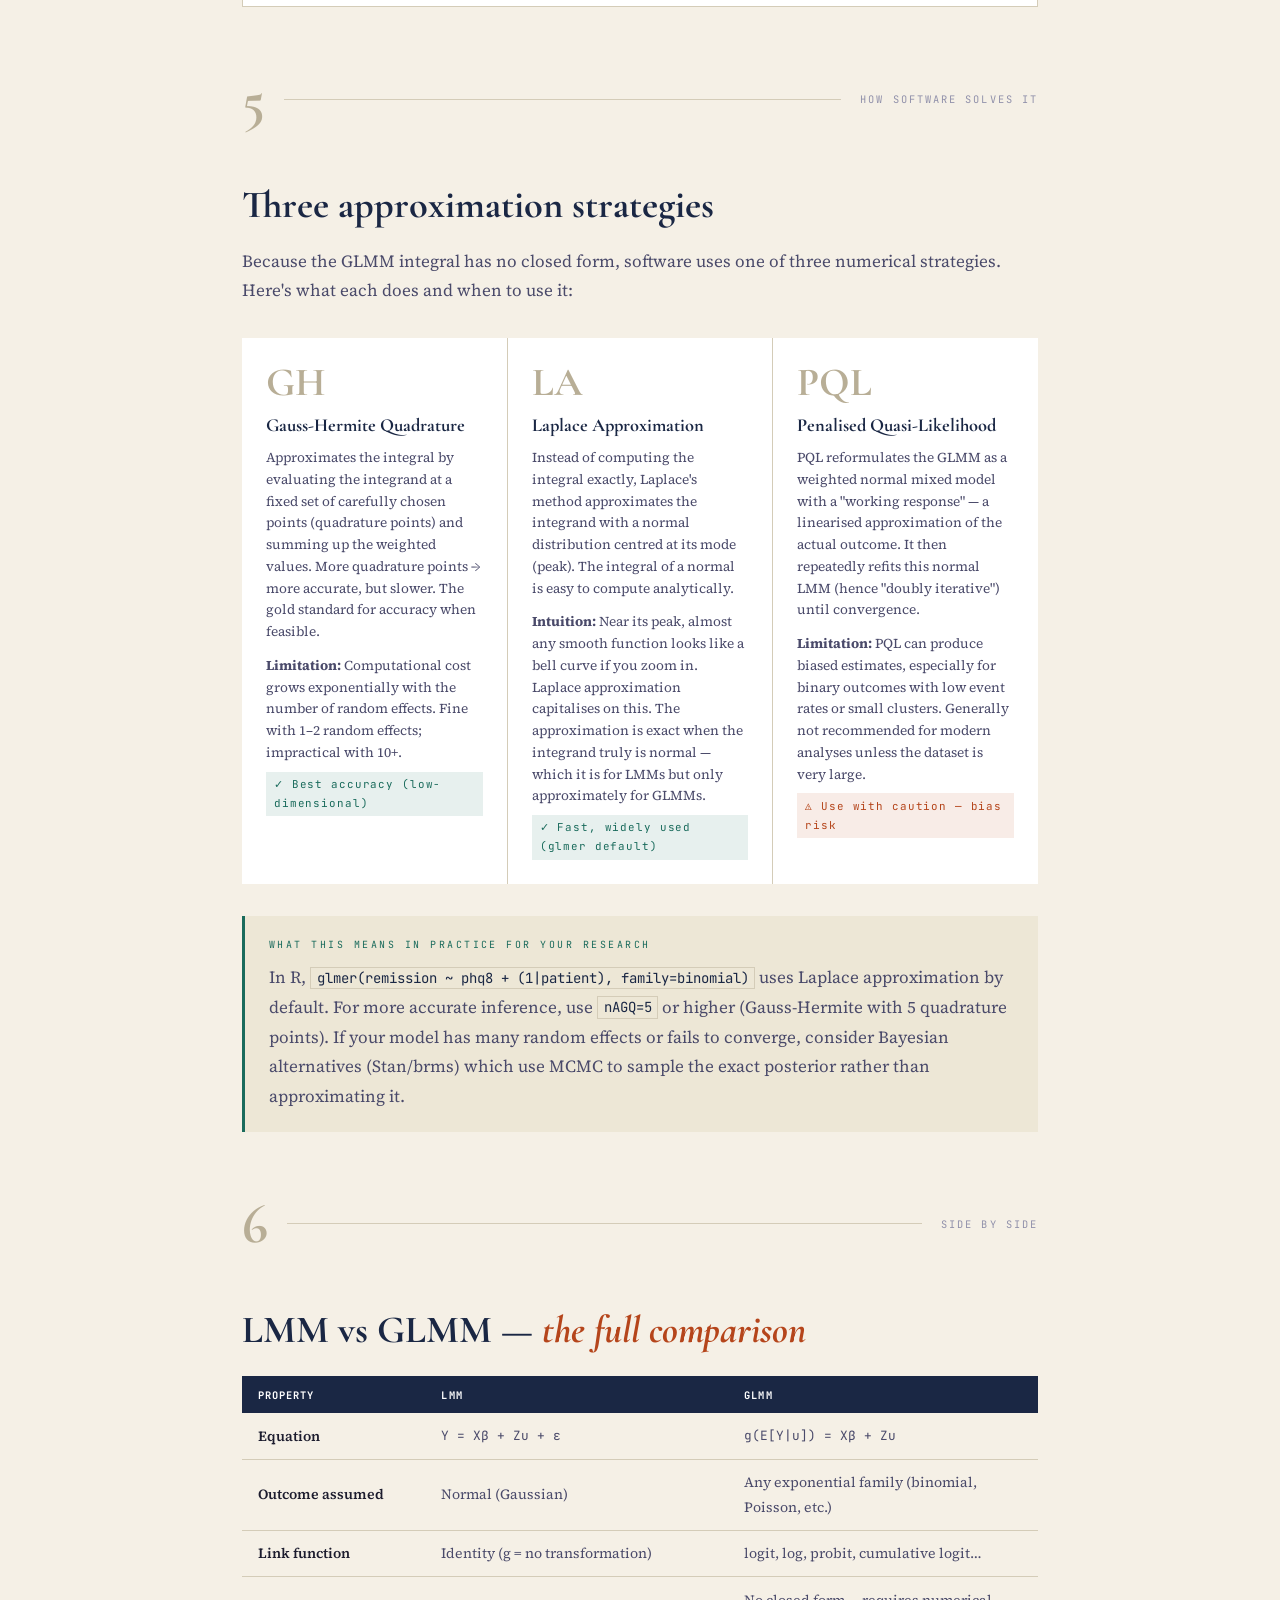
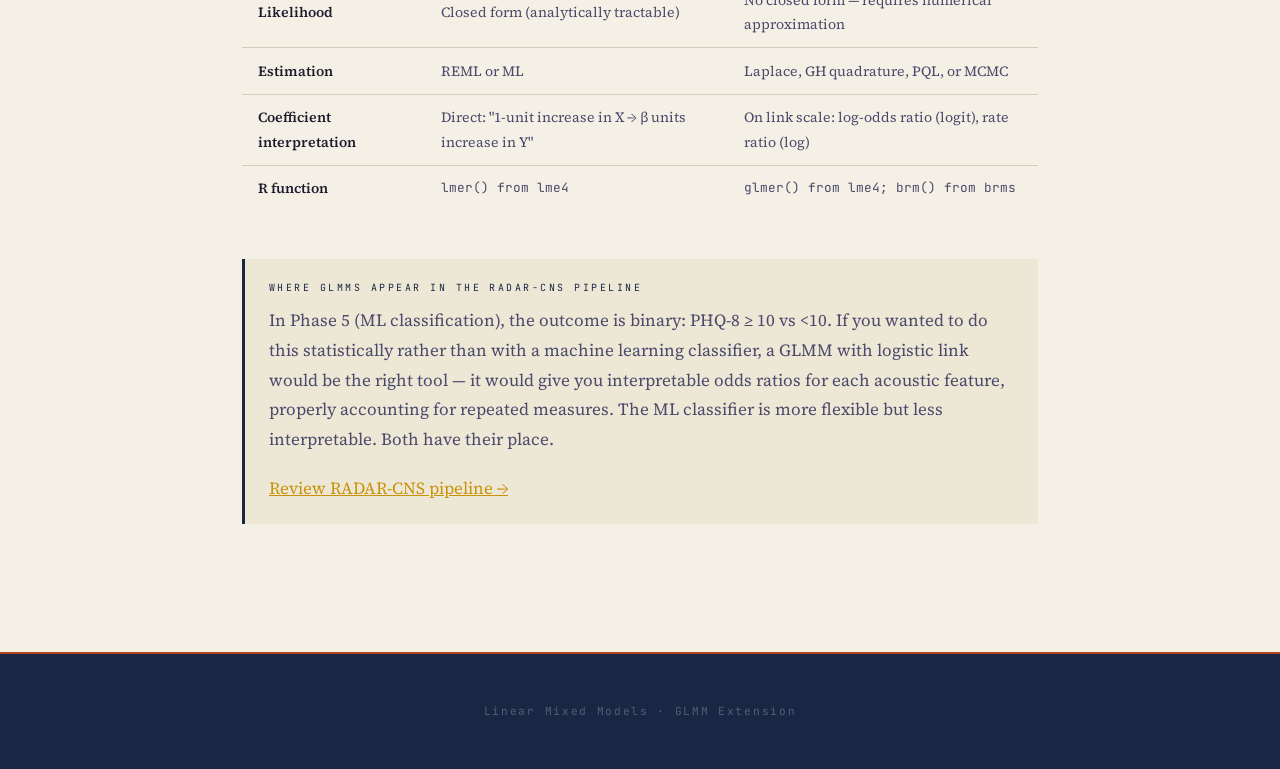
<file: glmm.html>
<!DOCTYPE html>
<html lang="en">
<head>
<meta charset="UTF-8">
<meta name="viewport" content="width=device-width, initial-scale=1.0">
<title>GLMM — LMM Mastery</title>
<link rel="stylesheet" href="css/style.css">
<style>
.outcome-grid { display:grid; grid-template-columns:repeat(4,1fr); gap:1px; background:var(--border); margin:2rem 0; }
.oc-cell { background:white; padding:1.25rem; text-align:center; }
.oc-icon { font-size:2rem; margin-bottom:0.5rem; }
.oc-type { font-family:'Cormorant Garamond',serif; font-size:1.1rem; font-weight:700; color:var(--navy); margin-bottom:0.25rem; }
.oc-ex { font-family:'JetBrains Mono',monospace; font-size:0.68rem; color:var(--ink-ghost); letter-spacing:0.05em; margin-bottom:0.5rem; }
.oc-link { font-family:'JetBrains Mono',monospace; font-size:0.72rem; color:var(--rust); background:rgba(181,69,27,0.08); padding:0.2rem 0.5rem; display:inline-block; }
.oc-cell.lmm { border-top:3px solid var(--teal); }
.oc-cell.glmm { border-top:3px solid var(--rust); }

.link-demo { background:white; border:1px solid var(--border); padding:1.5rem; margin:2rem 0; }
.link-row { display:grid; grid-template-columns:1fr auto 1fr; gap:1.5rem; align-items:center; margin:1.5rem 0; }
.link-box { background:var(--paper); border:1px solid var(--border); padding:1rem 1.25rem; text-align:center; }
.link-box .lb-label { font-family:'JetBrains Mono',monospace; font-size:0.62rem; letter-spacing:0.15em; text-transform:uppercase; color:var(--ink-ghost); margin-bottom:0.4rem; }
.link-box .lb-eq { font-family:'JetBrains Mono',monospace; font-size:0.9rem; color:var(--navy); }
.link-arrow { text-align:center; }
.link-name { font-family:'JetBrains Mono',monospace; font-size:0.7rem; color:var(--rust); background:rgba(181,69,27,0.1); padding:0.2rem 0.6rem; display:inline-block; }

.integral-vis { background:white; border:1px solid var(--border); padding:1.75rem; margin:2rem 0; }
.approx-grid { display:grid; grid-template-columns:1fr 1fr 1fr; gap:1px; background:var(--border); margin:2rem 0; }
.ap-cell { background:white; padding:1.5rem; }
.ap-num { font-family:'Cormorant Garamond',serif; font-size:2.5rem; font-weight:700; color:var(--border-dark); line-height:1; margin-bottom:0.4rem; }
.ap-title { font-family:'Cormorant Garamond',serif; font-size:1.15rem; font-weight:700; color:var(--navy); margin-bottom:0.4rem; }
.ap-desc { font-size:0.85rem; color:var(--ink-faint); line-height:1.6; }
.ap-verdict { font-family:'JetBrains Mono',monospace; font-size:0.68rem; letter-spacing:0.08em; color:var(--teal); background:rgba(26,107,92,0.1); padding:0.2rem 0.5rem; display:inline-block; margin-top:0.5rem; }
.ap-verdict.warn { color:var(--rust); background:rgba(181,69,27,0.1); }

@media(max-width:700px){
  .outcome-grid { grid-template-columns:1fr 1fr; }
  .approx-grid { grid-template-columns:1fr; }
  .link-row { grid-template-columns:1fr; }
}
</style>
</head>
<body>
<nav class="site-nav">
  <a href="index.html" class="nav-brand"><span>LMM</span> · Mastery</a>
  <div class="nav-links">
    <a href="history.html">History</a>
    <a href="problem.html">The Problem</a>
    <a href="data-types.html">Data Types</a>
    <a href="math.html">The Math</a>
    <a href="applications.html">Applications</a>
    <a href="radar.html">RADAR-CNS</a>
    <a href="example.html">Worked Example</a>
    <a href="glmm.html" class="active">GLMM</a>
    <a href="paper.html">Paper Dissection</a>
  </div>
</nav>

<div class="page-body">
  <div class="page-hero" data-equation="g(E[y|u]) = Xβ + Zu">
    <div class="hero-eyebrow">Extension · Generalised Linear Mixed Models</div>
    <h1 class="hero-title">When Y Isn't<br><em>Normal</em></h1>
    <p class="hero-subtitle">
      LMMs assume your outcome is normally distributed. But remission (yes/no) is binary. PHQ-8 is a count. Severity ratings are ordinal. <strong>GLMMs extend LMMs to any outcome type</strong> — by adding one extra layer: a link function.
    </p>
  </div>

  <div class="content-area">

    <!-- WHY NORMAL ISN'T ALWAYS RIGHT -->
    <div class="section-marker"><div class="sm-num">1</div><div class="sm-line"></div><div class="sm-label">The Problem with LMM for Non-Normal Outcomes</div></div>

    <h2>What happens when you use LMM on binary data</h2>
    <p>Suppose your outcome is whether a patient is in remission (1 = yes, 0 = no). If you fit a standard LMM, the model will happily predict values like 1.4 or −0.3 — which are nonsensical probabilities. The linear predictor Xβ + Zu lives on (−∞, +∞), but probabilities live on [0, 1]. You need something to map between these two spaces.</p>

    <div class="fig-wrap" style="background:white; border:1px solid var(--border); padding:1.5rem; margin:2rem 0;">
      <div class="canvas-title">// Figure: LMM vs GLMM for binary outcome — why LMM predictions go out of bounds</div>
      <canvas id="boundCanvas" height="240"></canvas>
      <div class="fig-caption">Left: LMM fitted line passes below 0 and above 1 — impossible probabilities. Right: GLMM logistic curve stays bounded within [0,1] everywhere. The S-shape reflects the logistic link function mapping the linear predictor back to probability space.</div>
    </div>

    <!-- OUTCOME TYPES -->
    <div class="section-marker"><div class="sm-num">2</div><div class="sm-line"></div><div class="sm-label">Matching Outcome Type to Model</div></div>

    <h2>Which model for which <em>outcome type</em>?</h2>

    <div class="outcome-grid">
      <div class="oc-cell lmm">
        <div class="oc-icon">📏</div>
        <div class="oc-type">Continuous</div>
        <div class="oc-ex">pause_z, reaction time, blood pressure</div>
        <div class="oc-link">LMM · identity link</div>
      </div>
      <div class="oc-cell glmm">
        <div class="oc-icon">🔘</div>
        <div class="oc-type">Binary</div>
        <div class="oc-ex">remission yes/no, event occurred, correct/incorrect</div>
        <div class="oc-link">GLMM · logit link</div>
      </div>
      <div class="oc-cell glmm">
        <div class="oc-icon">🔢</div>
        <div class="oc-type">Count</div>
        <div class="oc-ex">number of episodes, hospital admissions, word errors</div>
        <div class="oc-link">GLMM · log link</div>
      </div>
      <div class="oc-cell glmm">
        <div class="oc-icon">📊</div>
        <div class="oc-type">Ordinal</div>
        <div class="oc-ex">Likert scale, severity rating 1–5, PHQ-8 score</div>
        <div class="oc-link">GLMM · cumulative logit</div>
      </div>
    </div>

    <div class="callout gold">
      <div class="callout-label">Wait — is PHQ-8 a count?</div>
      <p>PHQ-8 is technically an ordinal sum score (0–24). In practice, researchers often treat it as approximately continuous and use LMM — especially after confirming residuals look roughly normal. This is a pragmatic choice. If PHQ-8 values are very skewed (many zeros, few highs) or your sample is small, a GLMM with an appropriate family is more rigorous.</p>
    </div>

    <!-- THE LINK FUNCTION -->
    <div class="section-marker"><div class="sm-num">3</div><div class="sm-line"></div><div class="sm-label">The Link Function</div></div>

    <h2>What a link function <em>actually does</em></h2>
    <p>The GLMM equation from Wikipedia is: <strong>g(E[y|u]) = Xβ + Zu</strong>. This says: apply function g() to the expected value of y (given random effects u), and that equals the familiar linear predictor. The link function g() is a one-way bridge between the natural scale of y and the unconstrained linear predictor.</p>

    <div class="link-demo">
      <div class="canvas-title">// Three common link functions — what they do and why</div>

      <!-- Logit link -->
      <div class="link-row">
        <div class="link-box">
          <div class="lb-label">Outcome scale</div>
          <div class="lb-eq">Probability p ∈ [0, 1]</div>
        </div>
        <div class="link-arrow">
          <div class="link-name">logit link</div><br>
          <span style="font-family:'JetBrains Mono',monospace; font-size:0.75rem; color:#aaa;">g(p) = log(p/1−p)</span>
        </div>
        <div class="link-box">
          <div class="lb-label">Linear predictor scale</div>
          <div class="lb-eq">log-odds ∈ (−∞, +∞)</div>
        </div>
      </div>
      <p style="font-size:0.88rem; color:var(--ink-faint); line-height:1.65; margin-bottom:1.25rem;">The logit of a probability is the log of the odds ratio: log(p / (1−p)). A probability of 0.5 maps to logit = 0. A probability of 0.9 maps to logit = 2.2. A probability of 0.01 maps to logit = −4.6. The logit can be any real number — so the linear predictor (Xβ + Zu) can take any value, and you invert g to get back to probability: p = 1/(1+exp(−Xβ−Zu)). This is the <em>sigmoid/logistic</em> function.</p>

      <!-- Log link -->
      <div class="link-row">
        <div class="link-box">
          <div class="lb-label">Outcome scale</div>
          <div class="lb-eq">Count λ ∈ [0, ∞)</div>
        </div>
        <div class="link-arrow">
          <div class="link-name">log link</div><br>
          <span style="font-family:'JetBrains Mono',monospace; font-size:0.75rem; color:#aaa;">g(λ) = log(λ)</span>
        </div>
        <div class="link-box">
          <div class="lb-label">Linear predictor scale</div>
          <div class="lb-eq">log-rate ∈ (−∞, +∞)</div>
        </div>
      </div>
      <p style="font-size:0.88rem; color:var(--ink-faint); line-height:1.65;">The log link ensures the model never predicts negative counts. The linear predictor Xβ + Zu lives on (−∞, +∞), but exp(Xβ + Zu) is always positive. Coefficients from a log-link model are interpreted as multiplicative effects on the rate: eᵝ is the rate ratio.</p>
    </div>

    <div class="fig-wrap" style="background:white; border:1px solid var(--border); padding:1.5rem; margin:2rem 0;">
      <div class="canvas-title">// Figure: The logit link — mapping probability [0,1] ↔ log-odds (−∞,+∞)</div>
      <canvas id="linkCanvas" height="260"></canvas>
      <div class="fig-caption">Left panel: the sigmoid/logistic function — mapping any linear predictor value to a probability. Right panel: the logit function (its inverse) — mapping any probability to the unconstrained log-odds scale. The S-shape ensures the model stays in [0,1] even when Xβ+Zu is very large or very small.</div>
    </div>

    <!-- THE INTEGRAL PROBLEM -->
    <div class="section-marker"><div class="sm-num">4</div><div class="sm-line"></div><div class="sm-label">The Hard Part: No Closed Form</div></div>

    <h2>Why GLMMs are computationally harder than LMMs</h2>
    <p>For a standard LMM with normal outcomes, the random effects u can be integrated out analytically — there's a clean closed-form solution. For GLMMs, this is no longer possible.</p>

    <p>The Wikipedia equation for the <em>marginal likelihood</em> (the probability of the data, having integrated out the random effects) is:</p>

    <div style="background:var(--ink); color:#ccc; font-family:'JetBrains Mono',monospace; font-size:0.85rem; padding:1.5rem 2rem; margin:1.5rem 0; line-height:2.2; overflow-x:auto;">
      <span style="color:#555;">// The likelihood we want to maximise:</span><br>
      p(y) = ∫ p(y|u) · p(u) du<br><br>
      <span style="color:#555;">// What each piece means:</span><br>
      <span style="color:#76d7c4;">p(y|u)</span>  = probability of data given random effects = GLM likelihood<br>
      <span style="color:#f9c74f;">p(u)</span>    = probability of random effects = N(0, G) (normal prior on u)<br>
      <span style="color:#f08080;">∫ ... du</span> = sum over ALL possible values of u — an infinite-dimensional integral
    </div>

    <div class="integral-vis">
      <div class="canvas-title">// Figure: Why the integral is hard — visualising ∫ p(y|u) · p(u) du</div>
      <canvas id="integralCanvas" height="260"></canvas>
      <div class="fig-caption">
        <strong>What this integral is doing:</strong> For every possible value of the random effect u (x-axis), we compute how likely the data is given that u (blue curve) and how likely that u is in the population (orange curve). We multiply these and sum up the area under the product. In LMM, the product of two normals is still normal — closed form. In GLMM, p(y|u) is a logistic or Poisson, and the product has no simple form. We must approximate numerically.
      </div>
    </div>

    <!-- APPROXIMATION METHODS -->
    <div class="section-marker"><div class="sm-num">5</div><div class="sm-line"></div><div class="sm-label">How Software Solves It</div></div>

    <h2>Three approximation strategies</h2>
    <p>Because the GLMM integral has no closed form, software uses one of three numerical strategies. Here's what each does and when to use it:</p>

    <div class="approx-grid">
      <div class="ap-cell">
        <div class="ap-num">GH</div>
        <div class="ap-title">Gauss-Hermite Quadrature</div>
        <div class="ap-desc">Approximates the integral by evaluating the integrand at a fixed set of carefully chosen points (quadrature points) and summing up the weighted values. More quadrature points → more accurate, but slower. The gold standard for accuracy when feasible.</div>
        <div class="ap-desc" style="margin-top:0.75rem;"><strong>Limitation:</strong> Computational cost grows exponentially with the number of random effects. Fine with 1–2 random effects; impractical with 10+.</div>
        <span class="ap-verdict">✓ Best accuracy (low-dimensional)</span>
      </div>
      <div class="ap-cell">
        <div class="ap-num">LA</div>
        <div class="ap-title">Laplace Approximation</div>
        <div class="ap-desc">Instead of computing the integral exactly, Laplace's method approximates the integrand with a normal distribution centred at its mode (peak). The integral of a normal is easy to compute analytically.</div>
        <div class="ap-desc" style="margin-top:0.75rem;"><strong>Intuition:</strong> Near its peak, almost any smooth function looks like a bell curve if you zoom in. Laplace approximation capitalises on this. The approximation is exact when the integrand truly is normal — which it is for LMMs but only approximately for GLMMs.</div>
        <span class="ap-verdict">✓ Fast, widely used (glmer default)</span>
      </div>
      <div class="ap-cell">
        <div class="ap-num">PQL</div>
        <div class="ap-title">Penalised Quasi-Likelihood</div>
        <div class="ap-desc">PQL reformulates the GLMM as a weighted normal mixed model with a "working response" — a linearised approximation of the actual outcome. It then repeatedly refits this normal LMM (hence "doubly iterative") until convergence.</div>
        <div class="ap-desc" style="margin-top:0.75rem;"><strong>Limitation:</strong> PQL can produce biased estimates, especially for binary outcomes with low event rates or small clusters. Generally not recommended for modern analyses unless the dataset is very large.</div>
        <span class="ap-verdict warn">⚠ Use with caution — bias risk</span>
      </div>
    </div>

    <div class="callout teal">
      <div class="callout-label">What this means in practice for your research</div>
      <p>In R, <code>glmer(remission ~ phq8 + (1|patient), family=binomial)</code> uses Laplace approximation by default. For more accurate inference, use <code>nAGQ=5</code> or higher (Gauss-Hermite with 5 quadrature points). If your model has many random effects or fails to converge, consider Bayesian alternatives (Stan/brms) which use MCMC to sample the exact posterior rather than approximating it.</p>
    </div>

    <!-- GLMM vs LMM COMPARISON -->
    <div class="section-marker"><div class="sm-num">6</div><div class="sm-line"></div><div class="sm-label">Side by Side</div></div>

    <h2>LMM vs GLMM — <em>the full comparison</em></h2>

    <table style="width:100%; border-collapse:collapse; font-size:0.88rem; margin:1.5rem 0;">
      <thead>
        <tr style="background:var(--navy); color:white;">
          <th style="padding:0.6rem 1rem; text-align:left; font-family:'JetBrains Mono',monospace; font-size:0.65rem; letter-spacing:0.1em; text-transform:uppercase;">Property</th>
          <th style="padding:0.6rem 1rem; text-align:left; font-family:'JetBrains Mono',monospace; font-size:0.65rem; letter-spacing:0.1em; text-transform:uppercase;">LMM</th>
          <th style="padding:0.6rem 1rem; text-align:left; font-family:'JetBrains Mono',monospace; font-size:0.65rem; letter-spacing:0.1em; text-transform:uppercase;">GLMM</th>
        </tr>
      </thead>
      <tbody>
        <tr style="border-bottom:1px solid var(--border);">
          <td style="padding:0.65rem 1rem; color:var(--ink); font-weight:600;">Equation</td>
          <td style="padding:0.65rem 1rem; color:var(--ink-faint); font-family:'JetBrains Mono',monospace; font-size:0.8rem;">Y = Xβ + Zu + ε</td>
          <td style="padding:0.65rem 1rem; color:var(--ink-faint); font-family:'JetBrains Mono',monospace; font-size:0.8rem;">g(E[Y|u]) = Xβ + Zu</td>
        </tr>
        <tr style="border-bottom:1px solid var(--border); background:var(--paper);">
          <td style="padding:0.65rem 1rem; color:var(--ink); font-weight:600;">Outcome assumed</td>
          <td style="padding:0.65rem 1rem; color:var(--ink-faint);">Normal (Gaussian)</td>
          <td style="padding:0.65rem 1rem; color:var(--ink-faint);">Any exponential family (binomial, Poisson, etc.)</td>
        </tr>
        <tr style="border-bottom:1px solid var(--border);">
          <td style="padding:0.65rem 1rem; color:var(--ink); font-weight:600;">Link function</td>
          <td style="padding:0.65rem 1rem; color:var(--ink-faint);">Identity (g = no transformation)</td>
          <td style="padding:0.65rem 1rem; color:var(--ink-faint);">logit, log, probit, cumulative logit…</td>
        </tr>
        <tr style="border-bottom:1px solid var(--border); background:var(--paper);">
          <td style="padding:0.65rem 1rem; color:var(--ink); font-weight:600;">Likelihood</td>
          <td style="padding:0.65rem 1rem; color:var(--ink-faint);">Closed form (analytically tractable)</td>
          <td style="padding:0.65rem 1rem; color:var(--ink-faint);">No closed form — requires numerical approximation</td>
        </tr>
        <tr style="border-bottom:1px solid var(--border);">
          <td style="padding:0.65rem 1rem; color:var(--ink); font-weight:600;">Estimation</td>
          <td style="padding:0.65rem 1rem; color:var(--ink-faint);">REML or ML</td>
          <td style="padding:0.65rem 1rem; color:var(--ink-faint);">Laplace, GH quadrature, PQL, or MCMC</td>
        </tr>
        <tr style="border-bottom:1px solid var(--border); background:var(--paper);">
          <td style="padding:0.65rem 1rem; color:var(--ink); font-weight:600;">Coefficient interpretation</td>
          <td style="padding:0.65rem 1rem; color:var(--ink-faint);">Direct: "1-unit increase in X → β units increase in Y"</td>
          <td style="padding:0.65rem 1rem; color:var(--ink-faint);">On link scale: log-odds ratio (logit), rate ratio (log)</td>
        </tr>
        <tr>
          <td style="padding:0.65rem 1rem; color:var(--ink); font-weight:600;">R function</td>
          <td style="padding:0.65rem 1rem; color:var(--ink-faint); font-family:'JetBrains Mono',monospace; font-size:0.8rem;">lmer() from lme4</td>
          <td style="padding:0.65rem 1rem; color:var(--ink-faint); font-family:'JetBrains Mono',monospace; font-size:0.8rem;">glmer() from lme4; brm() from brms</td>
        </tr>
      </tbody>
    </table>

    <div class="callout navy" style="margin-top:3rem;">
      <div class="callout-label">Where GLMMs appear in the RADAR-CNS pipeline</div>
      <p>In Phase 5 (ML classification), the outcome is binary: PHQ-8 ≥ 10 vs &lt;10. If you wanted to do this statistically rather than with a machine learning classifier, a GLMM with logistic link would be the right tool — it would give you interpretable odds ratios for each acoustic feature, properly accounting for repeated measures. The ML classifier is more flexible but less interpretable. Both have their place.</p>
      <p style="margin-bottom:0;"><a href="radar.html" style="color:var(--gold);">Review RADAR-CNS pipeline →</a></p>
    </div>

  </div>
</div>

<footer class="site-footer"><p>Linear Mixed Models · GLMM Extension</p></footer>

<script>
const DPR = window.devicePixelRatio||1;
function setupC(id,h){
  const c=document.getElementById(id); if(!c) return null;
  const W=c.parentElement.clientWidth-48;
  c.width=W*DPR; c.height=h*DPR; c.style.width=W+'px'; c.style.height=h+'px';
  const ctx=c.getContext('2d'); ctx.scale(DPR,DPR);
  ctx.fillStyle='white'; ctx.fillRect(0,0,W,h);
  return {ctx,W,H:h};
}

// Figure: LMM out-of-bounds vs GLMM sigmoid
function drawBound(){
  const s=setupC('boundCanvas',240); if(!s)return;
  const {ctx,W,H}=s;
  const pad=45, mid=W/2;

  // LEFT PANEL — LMM goes out of bounds
  const lpad=pad, rpad=mid-10;
  const toXL=v=>lpad+(v-(-2))/(26-(-2))*(rpad-lpad);
  const toY=v=>H-pad-((v-(-0.4))/(1.5)*(H-2*pad));

  ctx.strokeStyle='#ddd'; ctx.lineWidth=1;
  ctx.beginPath(); ctx.moveTo(lpad,pad); ctx.lineTo(lpad,H-pad); ctx.stroke();
  ctx.beginPath(); ctx.moveTo(lpad,H-pad); ctx.lineTo(rpad,H-pad); ctx.stroke();
  // 0 and 1 lines
  const y0=toY(0), y1=toY(1);
  ctx.strokeStyle='#1a6b5c'; ctx.lineWidth=1; ctx.setLineDash([3,2]);
  ctx.beginPath(); ctx.moveTo(lpad,y0); ctx.lineTo(rpad,y0); ctx.stroke();
  ctx.beginPath(); ctx.moveTo(lpad,y1); ctx.lineTo(rpad,y1); ctx.stroke();
  ctx.setLineDash([]);
  ctx.fillStyle='#1a6b5c'; ctx.font='9px JetBrains Mono'; ctx.textAlign='right';
  ctx.fillText('p=1',lpad-2,y1+3); ctx.fillText('p=0',lpad-2,y0+3);

  // LMM line — goes below 0 and above 1
  ctx.strokeStyle='#b5451b'; ctx.lineWidth=2.5;
  ctx.beginPath(); ctx.moveTo(toXL(-2),toY(-0.3)); ctx.lineTo(toXL(26),toY(1.3)); ctx.stroke();
  // Violation zones
  ctx.fillStyle='rgba(181,69,27,0.1)';
  ctx.fillRect(lpad, H-pad-(0-(-0.4))/(1.5)*(H-2*pad), rpad-lpad, pad);
  ctx.fillRect(lpad, pad, rpad-lpad, y1-pad);
  ctx.fillStyle='#b5451b'; ctx.font='9px JetBrains Mono'; ctx.textAlign='center';
  ctx.fillText('⚠ p > 1', (lpad+rpad)/2, pad+12);
  ctx.fillText('⚠ p < 0', (lpad+rpad)/2, H-pad-8);
  // Label
  ctx.fillStyle='#b5451b'; ctx.font='bold 10px Source Serif 4'; ctx.textAlign='center';
  ctx.fillText('LMM (wrong for binary)', (lpad+rpad)/2, H-2);

  // DIVIDER
  ctx.strokeStyle='var(--border)'; ctx.lineWidth=1;
  ctx.beginPath(); ctx.moveTo(mid,10); ctx.lineTo(mid,H-10); ctx.stroke();

  // RIGHT PANEL — GLMM sigmoid
  const lpR=mid+10, rpR=W-pad;
  const toXR=v=>lpR+(v-(-6))/(6-(-6))*(rpR-lpR);
  const toYR=v=>H-pad-((v-(-0.05))/(1.1)*(H-2*pad));
  const sigmoid=x=>1/(1+Math.exp(-x));

  ctx.strokeStyle='#ddd'; ctx.lineWidth=1;
  ctx.beginPath(); ctx.moveTo(lpR,pad); ctx.lineTo(lpR,H-pad); ctx.stroke();
  ctx.beginPath(); ctx.moveTo(lpR,H-pad); ctx.lineTo(rpR,H-pad); ctx.stroke();
  const y0R=toYR(0), y1R=toYR(1);
  ctx.strokeStyle='#1a6b5c'; ctx.lineWidth=1; ctx.setLineDash([3,2]);
  ctx.beginPath(); ctx.moveTo(lpR,y0R); ctx.lineTo(rpR,y0R); ctx.stroke();
  ctx.beginPath(); ctx.moveTo(lpR,y1R); ctx.lineTo(rpR,y1R); ctx.stroke();
  ctx.setLineDash([]);
  ctx.fillStyle='#1a6b5c'; ctx.font='9px JetBrains Mono'; ctx.textAlign='right';
  ctx.fillText('p=1',lpR-2,y1R+3); ctx.fillText('p=0',lpR-2,y0R+3);

  ctx.strokeStyle='#1a2744'; ctx.lineWidth=2.5;
  ctx.beginPath();
  for(let x=-6;x<=6;x+=0.1){
    const px=toXR(x), py=toYR(sigmoid(x));
    x===-6?ctx.moveTo(px,py):ctx.lineTo(px,py);
  }
  ctx.stroke();
  ctx.fillStyle='#1a2744'; ctx.font='bold 10px Source Serif 4'; ctx.textAlign='center';
  ctx.fillText('GLMM logistic (correct)', (lpR+rpR)/2, H-2);
  ctx.fillStyle='#1a6b5c'; ctx.font='9px JetBrains Mono';
  ctx.fillText('always stays in [0,1] ✓', (lpR+rpR)/2, pad+14);
}

// Figure: logit link illustration
function drawLink(){
  const s=setupC('linkCanvas',260); if(!s)return;
  const {ctx,W,H}=s;
  const mid=W/2, pad=45;
  const sigmoid=x=>1/(1+Math.exp(-x));
  const logit=p=>Math.log(p/(1-p));

  // LEFT — sigmoid
  const lL=pad, rL=mid-15;
  const toXL=x=>lL+(x-(-5))/(5-(-5))*(rL-lL);
  const toYL=v=>H-pad-((v-0)/(1)*(H-2*pad));

  ctx.strokeStyle='#ddd'; ctx.lineWidth=1;
  ctx.beginPath(); ctx.moveTo(lL,pad); ctx.lineTo(lL,H-pad); ctx.stroke();
  ctx.beginPath(); ctx.moveTo(lL,H-pad); ctx.lineTo(rL,H-pad); ctx.stroke();
  [-4,-2,0,2,4].forEach(v=>{
    ctx.fillStyle='#aaa'; ctx.font='9px JetBrains Mono'; ctx.textAlign='center';
    ctx.fillText(v,toXL(v),H-pad+13);
  });
  ctx.fillStyle='#aaa'; ctx.textAlign='center'; ctx.fillText('linear predictor (Xβ+Zu)',lL+(rL-lL)/2,H-2);

  ctx.strokeStyle='#1a2744'; ctx.lineWidth=2;
  ctx.beginPath();
  for(let x=-5;x<=5;x+=0.05){
    const px=toXL(x), py=toYL(sigmoid(x));
    x===-5?ctx.moveTo(px,py):ctx.lineTo(px,py);
  }
  ctx.stroke();
  ctx.fillStyle='#1a2744'; ctx.font='bold 10px Source Serif 4'; ctx.textAlign='center';
  ctx.fillText('sigmoid(x) = probability',lL+(rL-lL)/2,pad+16);

  // Annotation
  ctx.strokeStyle='#c8930a'; ctx.lineWidth=1; ctx.setLineDash([2,2]);
  const p0=toXL(0), py0=toYL(0.5);
  ctx.beginPath(); ctx.moveTo(p0,H-pad); ctx.lineTo(p0,py0); ctx.lineTo(lL,py0); ctx.stroke();
  ctx.setLineDash([]);
  ctx.fillStyle='#c8930a'; ctx.font='9px JetBrains Mono'; ctx.textAlign='left';
  ctx.fillText('x=0 → p=0.5',lL+2,py0-4);

  // DIVIDER
  ctx.strokeStyle='#ddd'; ctx.lineWidth=1;
  ctx.beginPath(); ctx.moveTo(mid,10); ctx.lineTo(mid,H-10); ctx.stroke();

  // RIGHT — logit
  const lR=mid+15, rR=W-pad;
  const toXR=p=>lR+(p-0.01)/(0.99-0.01)*(rR-lR);
  const toYR=v=>H-pad-((v-(-5))/(10)*(H-2*pad));

  ctx.strokeStyle='#ddd'; ctx.lineWidth=1;
  ctx.beginPath(); ctx.moveTo(lR,pad); ctx.lineTo(lR,H-pad); ctx.stroke();
  ctx.beginPath(); ctx.moveTo(lR,H-pad); ctx.lineTo(rR,H-pad); ctx.stroke();
  [0.1,0.3,0.5,0.7,0.9].forEach(v=>{
    ctx.fillStyle='#aaa'; ctx.font='9px JetBrains Mono'; ctx.textAlign='center';
    ctx.fillText(v,toXR(v),H-pad+13);
  });
  ctx.fillStyle='#aaa'; ctx.textAlign='center'; ctx.fillText('probability p',lR+(rR-lR)/2,H-2);

  ctx.strokeStyle='#b5451b'; ctx.lineWidth=2;
  ctx.beginPath();
  for(let p=0.02;p<=0.98;p+=0.01){
    const px=toXR(p), py=toYR(logit(p));
    p===0.02?ctx.moveTo(px,py):ctx.lineTo(px,py);
  }
  ctx.stroke();
  ctx.fillStyle='#b5451b'; ctx.font='bold 10px Source Serif 4'; ctx.textAlign='center';
  ctx.fillText('logit(p) = log-odds',lR+(rR-lR)/2,pad+16);

  // Zero line
  const zy=toYR(0);
  ctx.strokeStyle='#c8930a'; ctx.lineWidth=1; ctx.setLineDash([2,2]);
  ctx.beginPath(); ctx.moveTo(lR,zy); ctx.lineTo(rR,zy); ctx.stroke();
  ctx.setLineDash([]);
  ctx.fillStyle='#c8930a'; ctx.font='9px JetBrains Mono'; ctx.textAlign='left';
  ctx.fillText('logit(0.5) = 0',lR+2,zy-4);
}

// Figure: integral illustration
function drawIntegral(){
  const s=setupC('integralCanvas',260); if(!s)return;
  const {ctx,W,H}=s;
  const pad=45;
  const normal=(x,mu,sig)=>Math.exp(-0.5*((x-mu)/sig)**2)/(sig*Math.sqrt(2*Math.PI));
  const sigmoid=x=>1/(1+Math.exp(-x));
  // p(u) = N(0,1) — random effects distribution
  // p(y|u) = product of bernoulli-like, approximated as a bump at u=1.5
  const pU=u=>normal(u,0,1.2);
  const pYu=u=>sigmoid(u)*1.2; // rough p(y|u) shape
  const product=u=>pU(u)*pYu(u)*3.5; // scaled product

  const toX=u=>pad+(u-(-4))/(4-(-4))*(W-2*pad);
  const toY=v=>H-pad-((v-0)/(0.7)*(H-2*pad));

  ctx.strokeStyle='#ddd'; ctx.lineWidth=1;
  ctx.beginPath(); ctx.moveTo(pad,pad); ctx.lineTo(pad,H-pad); ctx.stroke();
  ctx.beginPath(); ctx.moveTo(pad,H-pad); ctx.lineTo(W-pad,H-pad); ctx.stroke();
  [-3,-2,-1,0,1,2,3].forEach(v=>{
    ctx.fillStyle='#aaa'; ctx.font='9px JetBrains Mono'; ctx.textAlign='center';
    ctx.fillText(v,toX(v),H-pad+13);
  });
  ctx.fillStyle='#aaa'; ctx.textAlign='center'; ctx.fillText('Random effect u',W/2,H-2);

  // p(u) — orange
  ctx.strokeStyle='#c8930a'; ctx.lineWidth=2;
  ctx.beginPath();
  for(let u=-4;u<=4;u+=0.05){
    const px=toX(u), py=toY(pU(u));
    u===-4?ctx.moveTo(px,py):ctx.lineTo(px,py);
  }
  ctx.stroke();

  // p(y|u) — blue
  ctx.strokeStyle='#1a2744'; ctx.lineWidth=2; ctx.setLineDash([4,3]);
  ctx.beginPath();
  for(let u=-4;u<=4;u+=0.05){
    const px=toX(u), py=toY(pYu(u)*0.35);
    u===-4?ctx.moveTo(px,py):ctx.lineTo(px,py);
  }
  ctx.stroke(); ctx.setLineDash([]);

  // Product shaded area
  ctx.fillStyle='rgba(91,58,138,0.15)';
  ctx.beginPath(); ctx.moveTo(toX(-4),toY(0));
  for(let u=-4;u<=4;u+=0.05){ ctx.lineTo(toX(u),toY(product(u))); }
  ctx.lineTo(toX(4),toY(0)); ctx.closePath(); ctx.fill();
  ctx.strokeStyle='#5b3a8a'; ctx.lineWidth=2;
  ctx.beginPath();
  for(let u=-4;u<=4;u+=0.05){
    const px=toX(u), py=toY(product(u));
    u===-4?ctx.moveTo(px,py):ctx.lineTo(px,py);
  }
  ctx.stroke();

  // Legend
  const lx=W-180, ly=pad+10;
  [[('rgba(91,58,138,0.5)'),'p(y|u)·p(u) — the product'],[('#c8930a'),'p(u) = N(0,G)'],[('#1a2744'),'p(y|u) ≈ logistic']].forEach(([col,lab],i)=>{
    ctx.fillStyle=col; ctx.fillRect(lx,ly+i*18,18,10);
    ctx.fillStyle='#4a4a6a'; ctx.font='9px Source Serif 4'; ctx.textAlign='left';
    ctx.fillText(lab,lx+22,ly+i*18+9);
  });
  ctx.fillStyle='#5b3a8a'; ctx.font='9px JetBrains Mono'; ctx.textAlign='center';
  ctx.fillText('∫ product du = shaded area = p(y)',W/2,pad+14);
  ctx.fillText('No closed form → must approximate numerically',W/2,pad+26);
}

window.addEventListener('load',()=>{ drawBound(); drawLink(); drawIntegral(); });
window.addEventListener('resize',()=>{ drawBound(); drawLink(); drawIntegral(); });
</script>
</body>
</html>
</file>
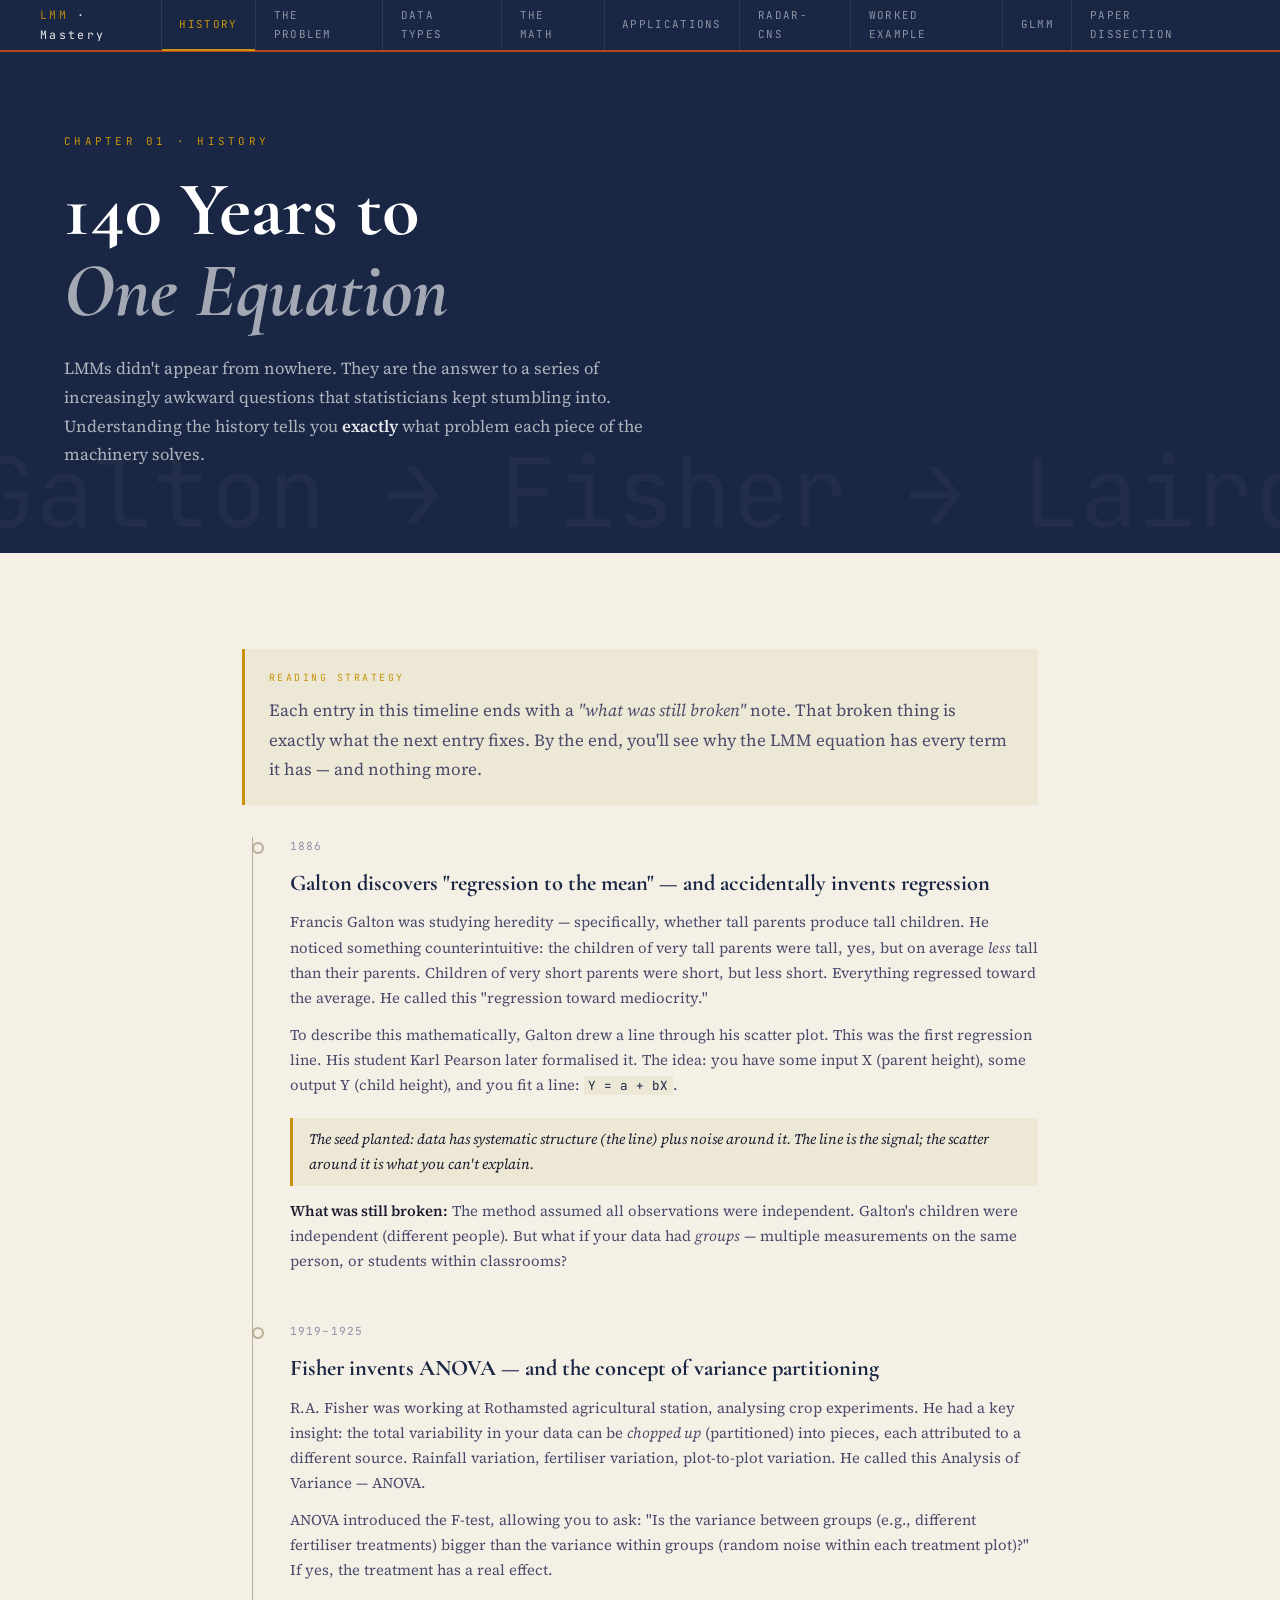
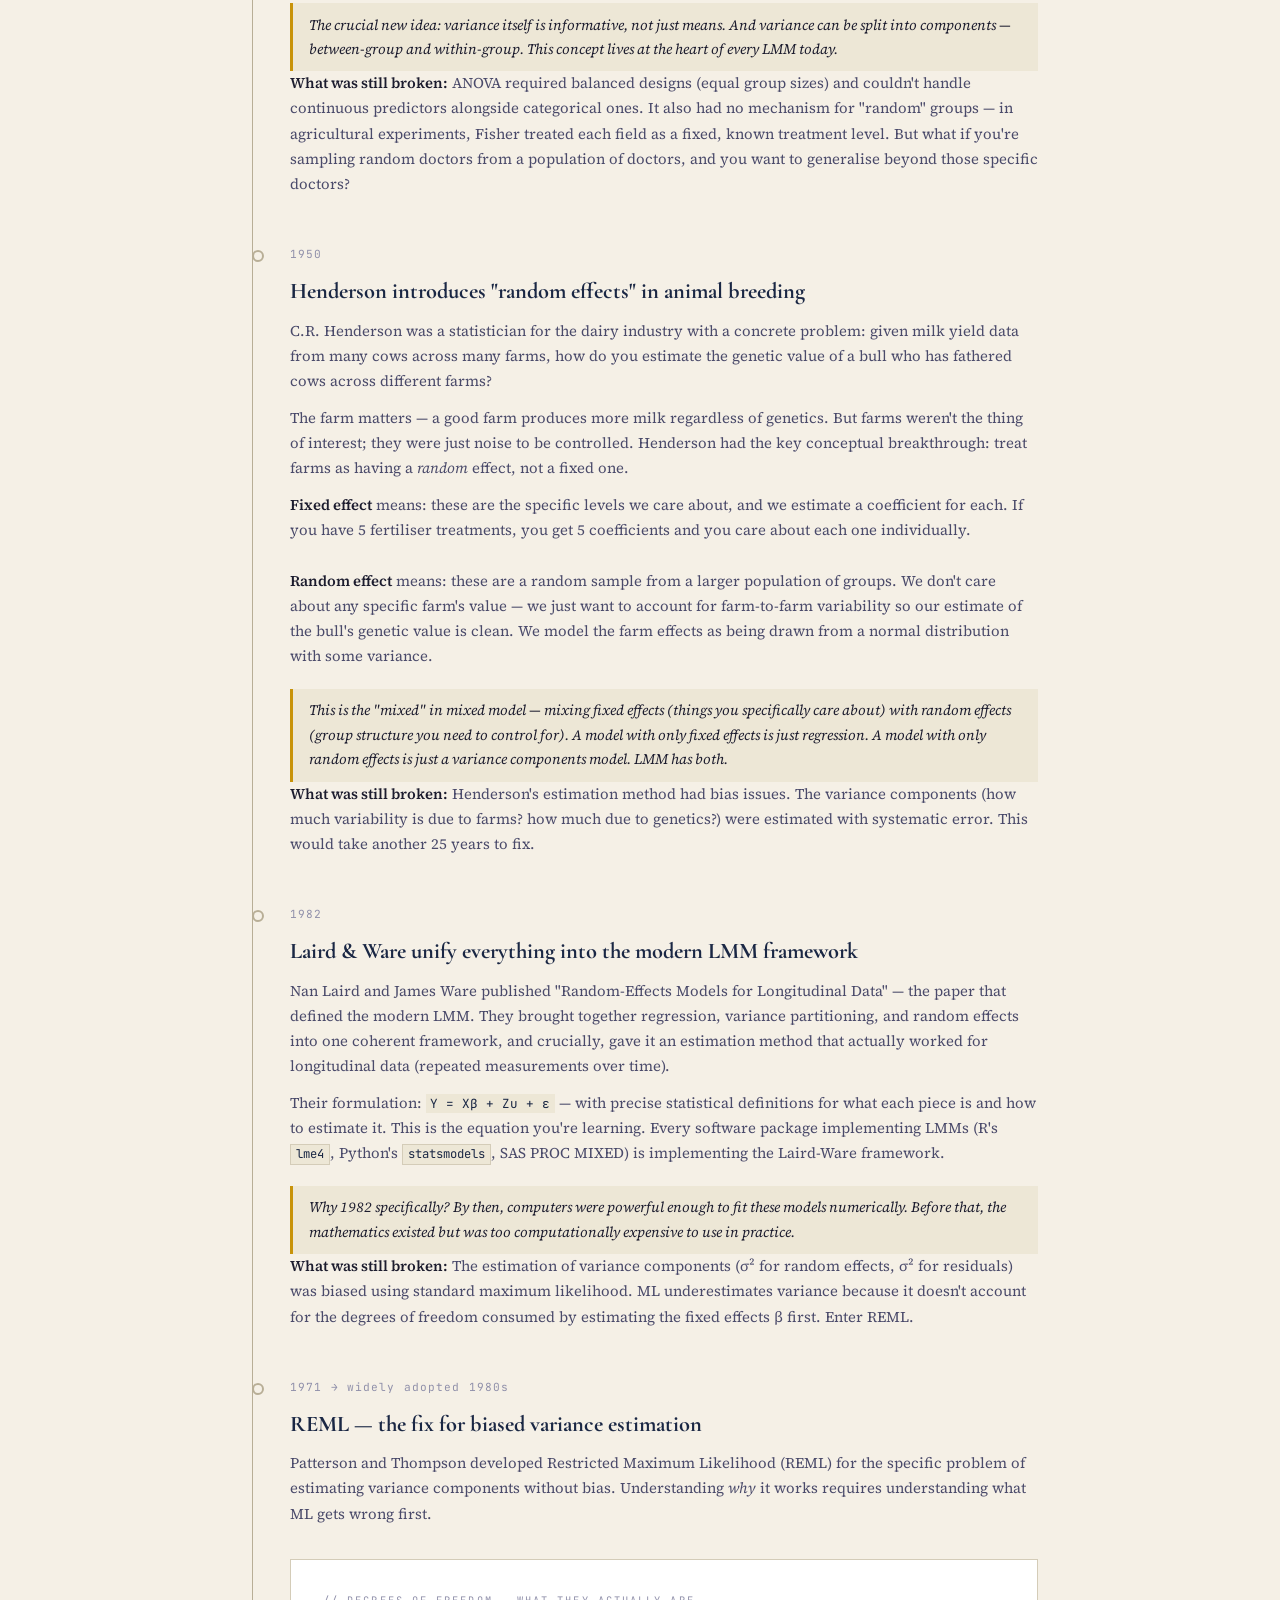
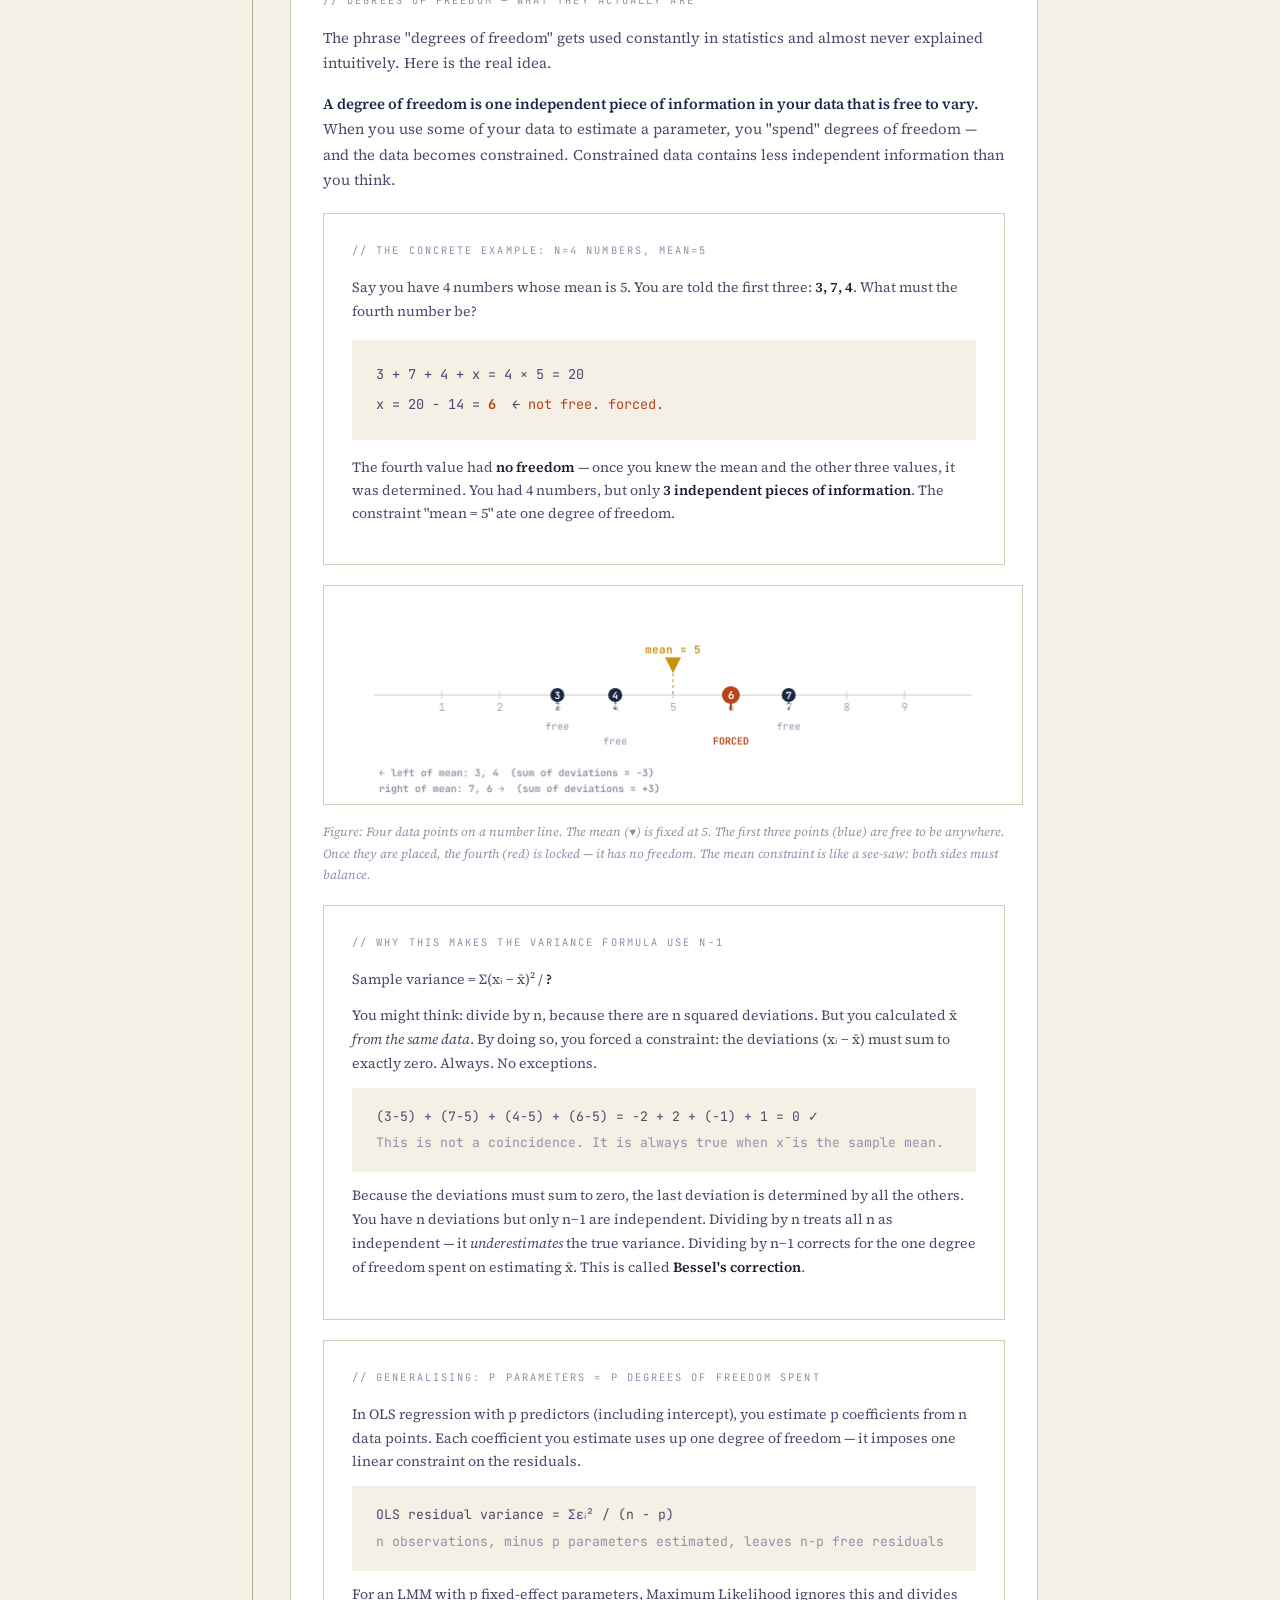
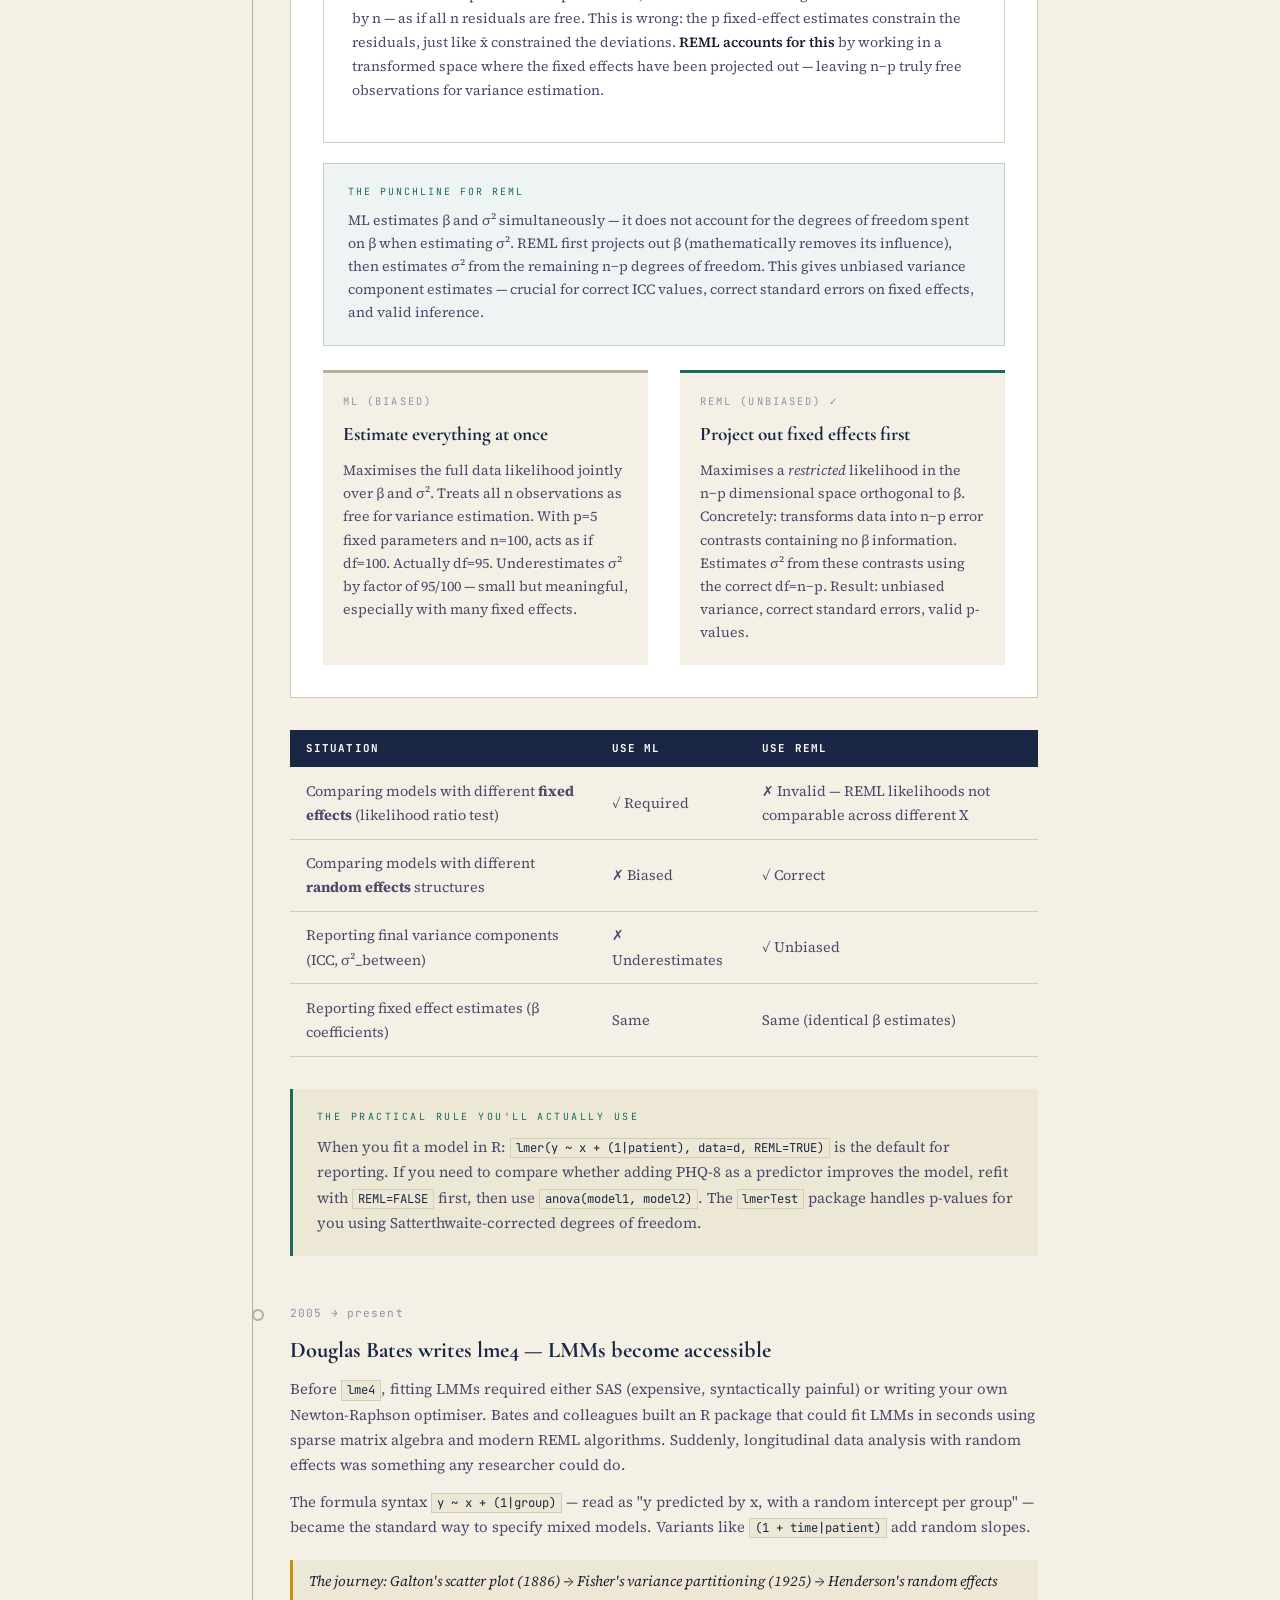
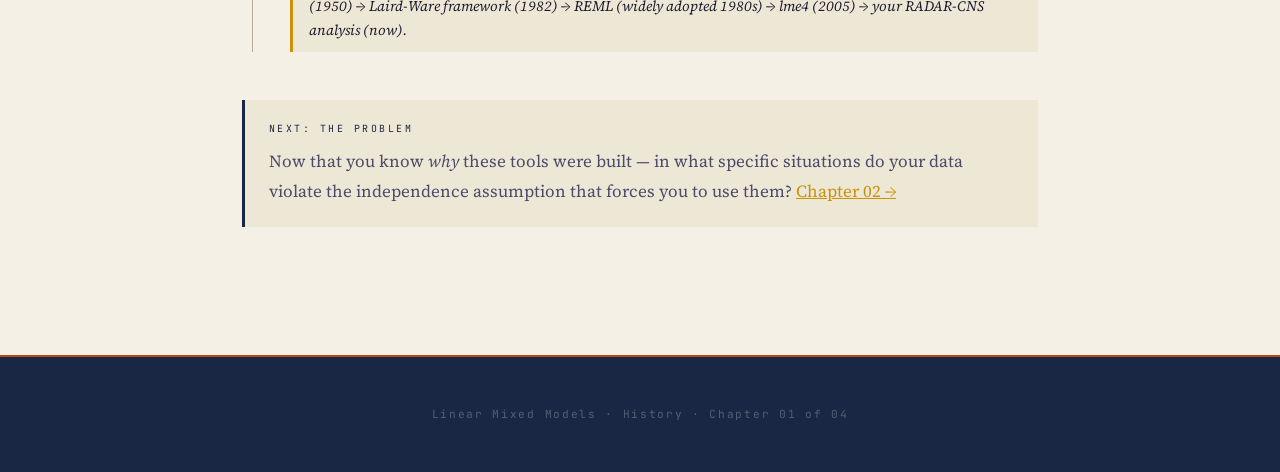
<file: history.html>
<!DOCTYPE html>
<html lang="en">
<head>
<meta charset="UTF-8">
<meta name="viewport" content="width=device-width, initial-scale=1.0">
<title>History of LMMs — LMM Mastery</title>
<link rel="stylesheet" href="css/style.css">
<style>
  .reml-demo { background: white; border: 1px solid var(--border); padding: 2rem; margin: 2rem 0; }
  .reml-stages { display: grid; grid-template-columns: 1fr 1fr; gap: 2rem; margin-top: 1.5rem; }
  .stage-box { background: var(--paper); padding: 1.25rem; border-top: 3px solid var(--border-dark); }
  .stage-box.active-stage { border-top-color: var(--teal); }
  .stage-num { font-family: 'JetBrains Mono', monospace; font-size: 0.65rem; letter-spacing: 0.2em; text-transform: uppercase; color: var(--ink-ghost); margin-bottom: 0.5rem; }
  .stage-title { font-family: 'Cormorant Garamond', serif; font-size: 1.2rem; font-weight: 700; color: var(--navy); margin-bottom: 0.5rem; }
  .stage-body { font-size: 0.88rem; line-height: 1.65; color: var(--ink-faint); }
  .math-inline { font-family: 'JetBrains Mono', monospace; font-size: 0.85em; color: var(--navy); background: var(--paper-dark); padding: 0.1em 0.35em; }
  .vs-table { width: 100%; border-collapse: collapse; margin: 1.5rem 0; font-size: 0.9rem; }
  .vs-table th { background: var(--navy); color: white; padding: 0.6rem 1rem; text-align: left; font-family: 'JetBrains Mono', monospace; font-size: 0.68rem; letter-spacing: 0.1em; text-transform: uppercase; }
  .vs-table td { padding: 0.7rem 1rem; border-bottom: 1px solid var(--border); color: var(--ink-faint); }
  .vs-table tr:hover td { background: var(--paper-dark); }
</style>
</head>
<body>
<nav class="site-nav">
  <a href="index.html" class="nav-brand"><span>LMM</span> · Mastery</a>
    <div class="nav-links">
    <a href="history.html" class="active">History</a>
    <a href="problem.html">The Problem</a>
    <a href="data-types.html">Data Types</a>
    <a href="math.html">The Math</a>
    <a href="applications.html">Applications</a>
    <a href="radar.html">RADAR-CNS</a>
    <a href="example.html">Worked Example</a>
    <a href="glmm.html">GLMM</a>
    <a href="paper.html">Paper Dissection</a>
  </div>
</nav>

<div class="page-body">
  <div class="page-hero" data-equation="Galton → Fisher → Laird">
    <div class="hero-eyebrow">Chapter 01 · History</div>
    <h1 class="hero-title">140 Years to<br><em>One Equation</em></h1>
    <p class="hero-subtitle">LMMs didn't appear from nowhere. They are the answer to a series of increasingly awkward questions that statisticians kept stumbling into. Understanding the history tells you <strong>exactly</strong> what problem each piece of the machinery solves.</p>
  </div>

  <div class="content-area">

    <div class="callout gold">
      <div class="callout-label">Reading Strategy</div>
      <p>Each entry in this timeline ends with a <em>"what was still broken"</em> note. That broken thing is exactly what the next entry fixes. By the end, you'll see why the LMM equation has every term it has — and nothing more.</p>
    </div>

    <div class="timeline">

      <!-- GALTON -->
      <div class="tl-entry">
        <div class="tl-dot"></div>
        <div class="tl-year">1886</div>
        <div class="tl-head">Galton discovers "regression to the mean" — and accidentally invents regression</div>
        <div class="tl-body">
          <p>Francis Galton was studying heredity — specifically, whether tall parents produce tall children. He noticed something counterintuitive: the children of very tall parents were tall, yes, but on average <em>less</em> tall than their parents. Children of very short parents were short, but less short. Everything regressed toward the average. He called this "regression toward mediocrity."</p>
          <p>To describe this mathematically, Galton drew a line through his scatter plot. This was the first regression line. His student Karl Pearson later formalised it. The idea: you have some input X (parent height), some output Y (child height), and you fit a line: <span class="math-inline">Y = a + bX</span>.</p>
          <div class="tl-key">The seed planted: data has systematic structure (the line) plus noise around it. The line is the signal; the scatter around it is what you can't explain.</div>
          <p style="margin-top:0.8rem;"><strong>What was still broken:</strong> The method assumed all observations were independent. Galton's children were independent (different people). But what if your data had <em>groups</em> — multiple measurements on the same person, or students within classrooms?</p>
        </div>
      </div>

      <!-- FISHER -->
      <div class="tl-entry">
        <div class="tl-dot"></div>
        <div class="tl-year">1919–1925</div>
        <div class="tl-head">Fisher invents ANOVA — and the concept of variance partitioning</div>
        <div class="tl-body">
          <p>R.A. Fisher was working at Rothamsted agricultural station, analysing crop experiments. He had a key insight: the total variability in your data can be <em>chopped up</em> (partitioned) into pieces, each attributed to a different source. Rainfall variation, fertiliser variation, plot-to-plot variation. He called this Analysis of Variance — ANOVA.</p>
          <p>ANOVA introduced the F-test, allowing you to ask: "Is the variance between groups (e.g., different fertiliser treatments) bigger than the variance within groups (random noise within each treatment plot)?" If yes, the treatment has a real effect.</p>
          <div class="tl-key">The crucial new idea: variance itself is informative, not just means. And variance can be split into components — between-group and within-group. This concept lives at the heart of every LMM today.</div>
          <p><strong>What was still broken:</strong> ANOVA required balanced designs (equal group sizes) and couldn't handle continuous predictors alongside categorical ones. It also had no mechanism for "random" groups — in agricultural experiments, Fisher treated each field as a fixed, known treatment level. But what if you're sampling random doctors from a population of doctors, and you want to generalise beyond those specific doctors?</p>
        </div>
      </div>

      <!-- HENDERSON -->
      <div class="tl-entry">
        <div class="tl-dot"></div>
        <div class="tl-year">1950</div>
        <div class="tl-head">Henderson introduces "random effects" in animal breeding</div>
        <div class="tl-body">
          <p>C.R. Henderson was a statistician for the dairy industry with a concrete problem: given milk yield data from many cows across many farms, how do you estimate the genetic value of a bull who has fathered cows across different farms?</p>
          <p>The farm matters — a good farm produces more milk regardless of genetics. But farms weren't the thing of interest; they were just noise to be controlled. Henderson had the key conceptual breakthrough: treat farms as having a <em>random</em> effect, not a fixed one.</p>
          <p><strong>Fixed effect</strong> means: these are the specific levels we care about, and we estimate a coefficient for each. If you have 5 fertiliser treatments, you get 5 coefficients and you care about each one individually.<br><br>
          <strong>Random effect</strong> means: these are a random sample from a larger population of groups. We don't care about any specific farm's value — we just want to account for farm-to-farm variability so our estimate of the bull's genetic value is clean. We model the farm effects as being drawn from a normal distribution with some variance.</p>
          <div class="tl-key">This is the "mixed" in mixed model — mixing fixed effects (things you specifically care about) with random effects (group structure you need to control for). A model with only fixed effects is just regression. A model with only random effects is just a variance components model. LMM has both.</div>
          <p><strong>What was still broken:</strong> Henderson's estimation method had bias issues. The variance components (how much variability is due to farms? how much due to genetics?) were estimated with systematic error. This would take another 25 years to fix.</p>
        </div>
      </div>

      <!-- LAIRD & WARE -->
      <div class="tl-entry">
        <div class="tl-dot"></div>
        <div class="tl-year">1982</div>
        <div class="tl-head">Laird & Ware unify everything into the modern LMM framework</div>
        <div class="tl-body">
          <p>Nan Laird and James Ware published "Random-Effects Models for Longitudinal Data" — the paper that defined the modern LMM. They brought together regression, variance partitioning, and random effects into one coherent framework, and crucially, gave it an estimation method that actually worked for longitudinal data (repeated measurements over time).</p>
          <p>Their formulation: <span class="math-inline">Y = Xβ + Zu + ε</span> — with precise statistical definitions for what each piece is and how to estimate it. This is the equation you're learning. Every software package implementing LMMs (R's <code>lme4</code>, Python's <code>statsmodels</code>, SAS PROC MIXED) is implementing the Laird-Ware framework.</p>
          <div class="tl-key">Why 1982 specifically? By then, computers were powerful enough to fit these models numerically. Before that, the mathematics existed but was too computationally expensive to use in practice.</div>
          <p><strong>What was still broken:</strong> The estimation of variance components (σ² for random effects, σ² for residuals) was biased using standard maximum likelihood. ML underestimates variance because it doesn't account for the degrees of freedom consumed by estimating the fixed effects β first. Enter REML.</p>
        </div>
      </div>

      <!-- REML -->
      <div class="tl-entry">
        <div class="tl-dot"></div>
        <div class="tl-year">1971 → widely adopted 1980s</div>
        <div class="tl-head">REML — the fix for biased variance estimation</div>
        <div class="tl-body">
          <p>Patterson and Thompson developed Restricted Maximum Likelihood (REML) for the specific problem of estimating variance components without bias. Understanding <em>why</em> it works requires understanding what ML gets wrong first.</p>

          <!-- DEGREES OF FREEDOM DEEP DIVE -->
          <div class="reml-demo">
            <div class="canvas-title">// Degrees of Freedom — What They Actually Are</div>

            <p style="font-size:0.93rem; color:var(--ink-faint); line-height:1.7; margin-bottom:1rem;">
              The phrase "degrees of freedom" gets used constantly in statistics and almost never explained intuitively. Here is the real idea.
            </p>

            <p style="font-size:0.93rem; color:var(--ink-faint); line-height:1.7; margin-bottom:1rem;">
              <strong style="color:var(--navy);">A degree of freedom is one independent piece of information in your data that is free to vary.</strong>
              When you use some of your data to estimate a parameter, you "spend" degrees of freedom — and the data becomes constrained. Constrained data contains less independent information than you think.
            </p>

            <div style="background:white; border:1px solid var(--border); padding:1.75rem; margin:1.25rem 0;">
              <div class="canvas-title">// The Concrete Example: n=4 numbers, mean=5</div>
              <p style="font-size:0.88rem; color:var(--ink-faint); margin-bottom:1rem;">Say you have 4 numbers whose mean is 5. You are told the first three: <strong>3, 7, 4</strong>. What must the fourth number be?</p>
              <div style="font-family:'JetBrains Mono',monospace; font-size:0.85rem; background:var(--paper); padding:1.25rem 1.5rem; line-height:2.2; margin-bottom:1rem;">
                3 + 7 + 4 + x = 4 × 5 = 20<br>
                x = 20 − 14 = <strong style="color:var(--rust);">6</strong> &nbsp;← <span style="color:var(--rust);">not free. forced.</span>
              </div>
              <p style="font-size:0.88rem; color:var(--ink-faint); line-height:1.65;">
                The fourth value had <strong>no freedom</strong> — once you knew the mean and the other three values, it was determined. You had 4 numbers, but only <strong>3 independent pieces of information</strong>. The constraint "mean = 5" ate one degree of freedom.
              </p>
            </div>

            <canvas id="dfCanvas" width="700" height="220" style="width:100%; border:1px solid var(--border); display:block; background:white; margin:1rem 0;"></canvas>
            <p style="font-size:0.78rem; color:var(--ink-ghost); font-style:italic; margin-bottom:1.25rem;">Figure: Four data points on a number line. The mean (▼) is fixed at 5. The first three points (blue) are free to be anywhere. Once they are placed, the fourth (red) is locked — it has no freedom. The mean constraint is like a see-saw: both sides must balance.</p>

            <div style="background:white; border:1px solid var(--border); padding:1.75rem; margin:1.25rem 0;">
              <div class="canvas-title">// Why This Makes the Variance Formula Use n−1</div>
              <p style="font-size:0.88rem; color:var(--ink-faint); line-height:1.7; margin-bottom:0.75rem;">
                Sample variance = Σ(xᵢ − x̄)² / <strong>?</strong>
              </p>
              <p style="font-size:0.88rem; color:var(--ink-faint); line-height:1.7; margin-bottom:0.75rem;">
                You might think: divide by n, because there are n squared deviations. But you calculated x̄ <em>from the same data</em>. By doing so, you forced a constraint: the deviations (xᵢ − x̄) must sum to exactly zero. Always. No exceptions.
              </p>
              <div style="font-family:'JetBrains Mono',monospace; font-size:0.82rem; background:var(--paper); padding:1rem 1.5rem; line-height:2; margin-bottom:0.75rem;">
                (3−5) + (7−5) + (4−5) + (6−5) = −2 + 2 + (−1) + 1 = 0 ✓<br>
                <span style="color:var(--ink-ghost);">This is not a coincidence. It is always true when x̄ is the sample mean.</span>
              </div>
              <p style="font-size:0.88rem; color:var(--ink-faint); line-height:1.7;">
                Because the deviations must sum to zero, the last deviation is determined by all the others. You have n deviations but only n−1 are independent. Dividing by n treats all n as independent — it <em>underestimates</em> the true variance. Dividing by n−1 corrects for the one degree of freedom spent on estimating x̄. This is called <strong>Bessel's correction</strong>.
              </p>
            </div>

            <div style="background:white; border:1px solid var(--border); padding:1.75rem; margin:1.25rem 0;">
              <div class="canvas-title">// Generalising: p Parameters = p Degrees of Freedom Spent</div>
              <p style="font-size:0.88rem; color:var(--ink-faint); line-height:1.7; margin-bottom:0.75rem;">
                In OLS regression with p predictors (including intercept), you estimate p coefficients from n data points. Each coefficient you estimate uses up one degree of freedom — it imposes one linear constraint on the residuals.
              </p>
              <div style="font-family:'JetBrains Mono',monospace; font-size:0.82rem; background:var(--paper); padding:1rem 1.5rem; line-height:2; margin-bottom:0.75rem;">
                OLS residual variance = Σεᵢ² / (n − p)<br>
                <span style="color:var(--ink-ghost);">n observations, minus p parameters estimated, leaves n−p free residuals</span>
              </div>
              <p style="font-size:0.88rem; color:var(--ink-faint); line-height:1.7;">
                For an LMM with p fixed-effect parameters, Maximum Likelihood ignores this and divides by n — as if all n residuals are free. This is wrong: the p fixed-effect estimates constrain the residuals, just like x̄ constrained the deviations. <strong>REML accounts for this</strong> by working in a transformed space where the fixed effects have been projected out — leaving n−p truly free observations for variance estimation.
              </p>
            </div>

            <div style="background:rgba(26,107,92,0.07); border:1px solid rgba(26,107,92,0.25); padding:1.25rem 1.5rem; margin-top:1rem;">
              <div style="font-family:'JetBrains Mono',monospace; font-size:0.62rem; letter-spacing:0.2em; text-transform:uppercase; color:var(--teal); margin-bottom:0.5rem;">The Punchline for REML</div>
              <p style="font-size:0.88rem; color:var(--ink-faint); margin:0; line-height:1.65;">ML estimates β and σ² simultaneously — it does not account for the degrees of freedom spent on β when estimating σ². REML first projects out β (mathematically removes its influence), then estimates σ² from the remaining n−p degrees of freedom. This gives unbiased variance component estimates — crucial for correct ICC values, correct standard errors on fixed effects, and valid inference.</p>
            </div>

            <div class="reml-stages" style="margin-top:1.5rem;">
              <div class="stage-box">
                <div class="stage-num">ML (biased)</div>
                <div class="stage-title">Estimate everything at once</div>
                <div class="stage-body">Maximises the full data likelihood jointly over β and σ². Treats all n observations as free for variance estimation. With p=5 fixed parameters and n=100, acts as if df=100. Actually df=95. Underestimates σ² by factor of 95/100 — small but meaningful, especially with many fixed effects.</div>
              </div>
              <div class="stage-box active-stage">
                <div class="stage-num">REML (unbiased) ✓</div>
                <div class="stage-title">Project out fixed effects first</div>
                <div class="stage-body">Maximises a <em>restricted</em> likelihood in the n−p dimensional space orthogonal to β. Concretely: transforms data into n−p error contrasts containing no β information. Estimates σ² from these contrasts using the correct df=n−p. Result: unbiased variance, correct standard errors, valid p-values.</div>
              </div>
            </div>
          </div>

          <table class="vs-table">
            <thead><tr><th>Situation</th><th>Use ML</th><th>Use REML</th></tr></thead>
            <tbody>
              <tr><td>Comparing models with different <strong>fixed effects</strong> (likelihood ratio test)</td><td>✓ Required</td><td>✗ Invalid — REML likelihoods not comparable across different X</td></tr>
              <tr><td>Comparing models with different <strong>random effects</strong> structures</td><td>✗ Biased</td><td>✓ Correct</td></tr>
              <tr><td>Reporting final variance components (ICC, σ²_between)</td><td>✗ Underestimates</td><td>✓ Unbiased</td></tr>
              <tr><td>Reporting fixed effect estimates (β coefficients)</td><td>Same</td><td>Same (identical β estimates)</td></tr>
            </tbody>
          </table>

          <div class="callout teal">
            <div class="callout-label">The Practical Rule You'll Actually Use</div>
            <p>When you fit a model in R: <code>lmer(y ~ x + (1|patient), data=d, REML=TRUE)</code> is the default for reporting. If you need to compare whether adding PHQ-8 as a predictor improves the model, refit with <code>REML=FALSE</code> first, then use <code>anova(model1, model2)</code>. The <code>lmerTest</code> package handles p-values for you using Satterthwaite-corrected degrees of freedom.</p>
          </div>

        </div>
      </div>

      <!-- lme4 -->
      <div class="tl-entry">
        <div class="tl-dot"></div>
        <div class="tl-year">2005 → present</div>
        <div class="tl-head">Douglas Bates writes lme4 — LMMs become accessible</div>
        <div class="tl-body">
          <p>Before <code>lme4</code>, fitting LMMs required either SAS (expensive, syntactically painful) or writing your own Newton-Raphson optimiser. Bates and colleagues built an R package that could fit LMMs in seconds using sparse matrix algebra and modern REML algorithms. Suddenly, longitudinal data analysis with random effects was something any researcher could do.</p>
          <p>The formula syntax <code>y ~ x + (1|group)</code> — read as "y predicted by x, with a random intercept per group" — became the standard way to specify mixed models. Variants like <code>(1 + time|patient)</code> add random slopes.</p>
          <div class="tl-key">The journey: Galton's scatter plot (1886) → Fisher's variance partitioning (1925) → Henderson's random effects (1950) → Laird-Ware framework (1982) → REML (widely adopted 1980s) → lme4 (2005) → your RADAR-CNS analysis (now).</div>
        </div>
      </div>

    </div><!-- /timeline -->

    <div class="callout navy" style="margin-top:3rem;">
      <div class="callout-label">Next: The Problem</div>
      <p>Now that you know <em>why</em> these tools were built — in what specific situations do your data violate the independence assumption that forces you to use them? <a href="problem.html" style="color:var(--gold);">Chapter 02 →</a></p>
    </div>

  </div>
</div>

<footer class="site-footer"><p>Linear Mixed Models · History · Chapter 01 of 04</p></footer>

<script>
function toggleAcc(h) {
  h.classList.toggle('open');
  h.nextElementSibling.classList.toggle('open');
}

// Draw degrees of freedom illustration
window.addEventListener('load', function() {
  const c = document.getElementById('dfCanvas');
  if (!c) return;
  const ctx = c.getContext('2d');
  const W = c.width, H = c.height;
  const DPR = window.devicePixelRatio || 1;
  c.width = W * DPR; c.height = H * DPR;
  c.style.width = W + 'px'; c.style.height = H + 'px';
  ctx.scale(DPR, DPR);

  const pts = [3, 7, 4, 6];
  const mean = 5;
  const colors = ['#1a2744','#1a2744','#1a2744','#b5451b'];
  const labels = ['free','free','free','FORCED'];

  const xMin = 0, xMax = 10;
  const toX = v => 60 + (v - xMin) / (xMax - xMin) * (W - 120);
  const axY = 110;

  // Background
  ctx.fillStyle = 'white';
  ctx.fillRect(0, 0, W, H);

  // Axis line
  ctx.strokeStyle = '#ccc'; ctx.lineWidth = 1;
  ctx.beginPath(); ctx.moveTo(50, axY); ctx.lineTo(W - 50, axY); ctx.stroke();

  // Tick marks & numbers
  ctx.fillStyle = '#aaa';
  ctx.font = '11px JetBrains Mono, monospace';
  ctx.textAlign = 'center';
  for (let i = 1; i <= 9; i++) {
    const x = toX(i);
    ctx.beginPath(); ctx.moveTo(x, axY - 4); ctx.lineTo(x, axY + 4); ctx.stroke();
    ctx.fillText(i, x, axY + 16);
  }

  // Mean marker (triangle above)
  const mx = toX(mean);
  ctx.fillStyle = '#c8930a';
  ctx.beginPath(); ctx.moveTo(mx, axY - 22); ctx.lineTo(mx - 8, axY - 38); ctx.lineTo(mx + 8, axY - 38); ctx.closePath(); ctx.fill();
  ctx.fillStyle = '#c8930a';
  ctx.font = 'bold 11px JetBrains Mono, monospace';
  ctx.fillText('mean = 5', mx, axY - 42);

  // Dashed drop line from mean to axis
  ctx.strokeStyle = '#c8930a'; ctx.setLineDash([3, 3]);
  ctx.beginPath(); ctx.moveTo(mx, axY - 22); ctx.lineTo(mx, axY); ctx.stroke();
  ctx.setLineDash([]);

  // Data points
  pts.forEach((v, i) => {
    const x = toX(v);
    const isForced = i === 3;
    const yOff = axY + 30 + (i % 2 === 0 ? 0 : 22);

    // Vertical line from axis to dot
    ctx.strokeStyle = colors[i]; ctx.lineWidth = isForced ? 2 : 1;
    ctx.setLineDash(isForced ? [] : [3,3]);
    ctx.beginPath(); ctx.moveTo(x, axY); ctx.lineTo(x, axY + 15); ctx.stroke();
    ctx.setLineDash([]);

    // Dot
    ctx.fillStyle = isForced ? '#b5451b' : '#1a2744';
    ctx.beginPath(); ctx.arc(x, axY, isForced ? 9 : 7, 0, Math.PI * 2); ctx.fill();

    // Value label on dot
    ctx.fillStyle = 'white';
    ctx.font = `bold ${isForced ? 11 : 10}px JetBrains Mono, monospace`;
    ctx.textAlign = 'center';
    ctx.fillText(v, x, axY + 4);

    // Free/forced label below
    ctx.fillStyle = isForced ? '#b5451b' : '#9090aa';
    ctx.font = `${isForced ? 'bold ' : ''}10px JetBrains Mono, monospace`;
    ctx.fillText(labels[i], x, axY + 35 + (i < 2 ? 0 : 15));
  });

  // Balance beam annotation
  ctx.fillStyle = '#9090aa';
  ctx.font = '10px Source Serif 4, serif';
  ctx.textAlign = 'left';
  ctx.fillText('← left of mean: 3, 4  (sum of deviations = −3)', 55, H - 28);
  ctx.fillText('right of mean: 7, 6 →  (sum of deviations = +3)', 55, H - 12);
});
</script>
</body>
</html>
</file>
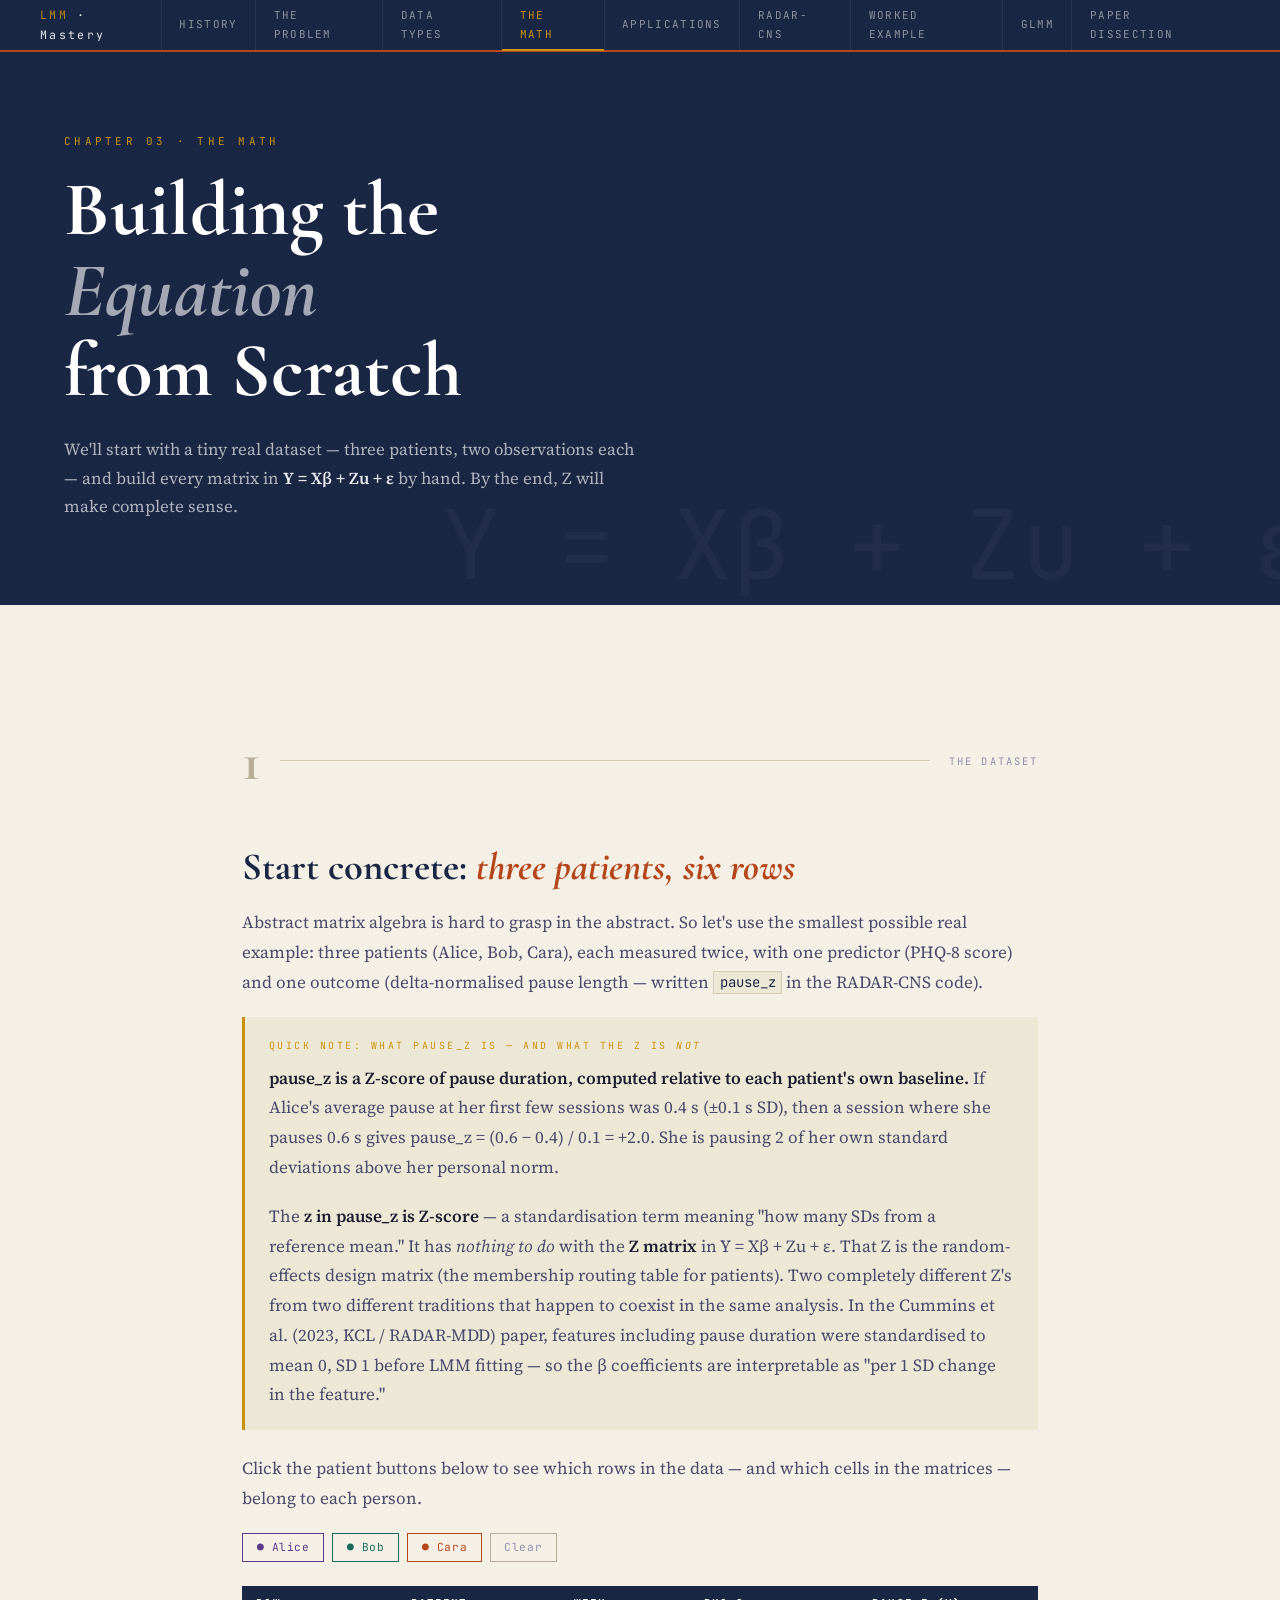
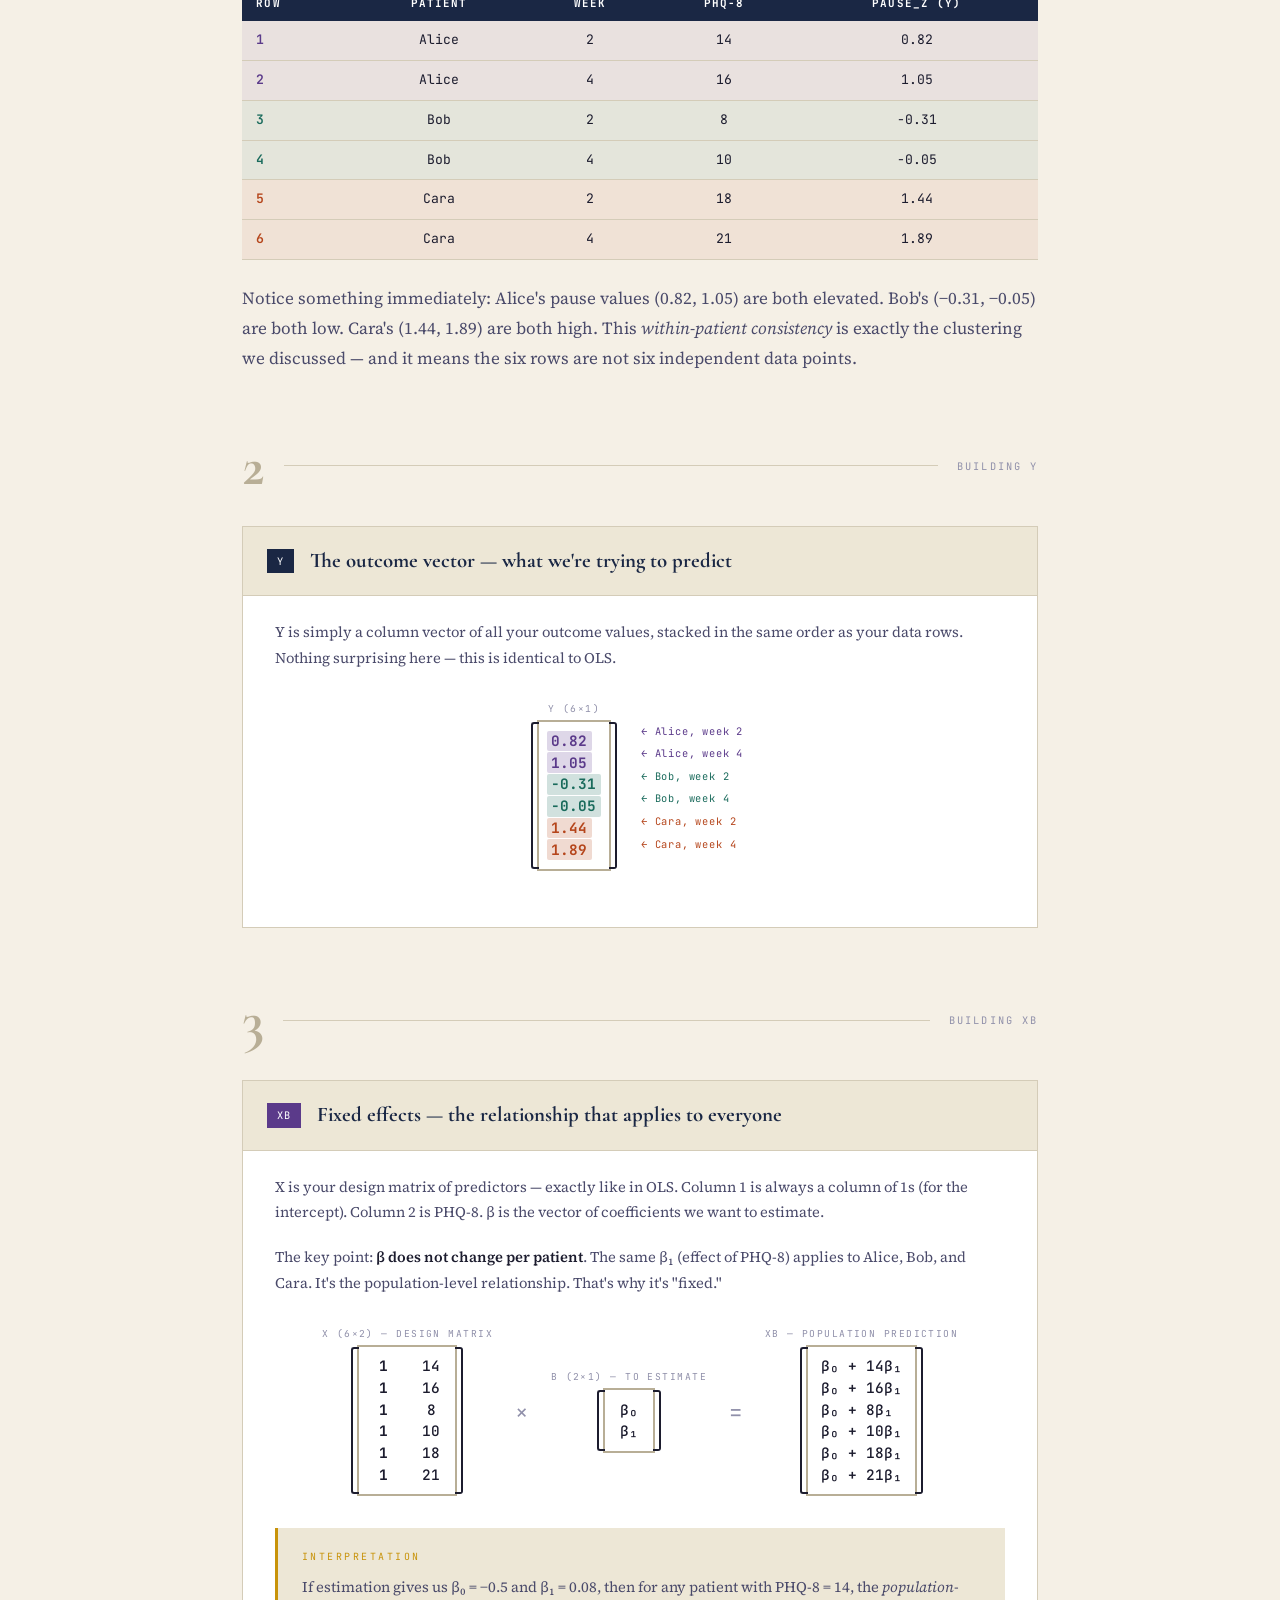
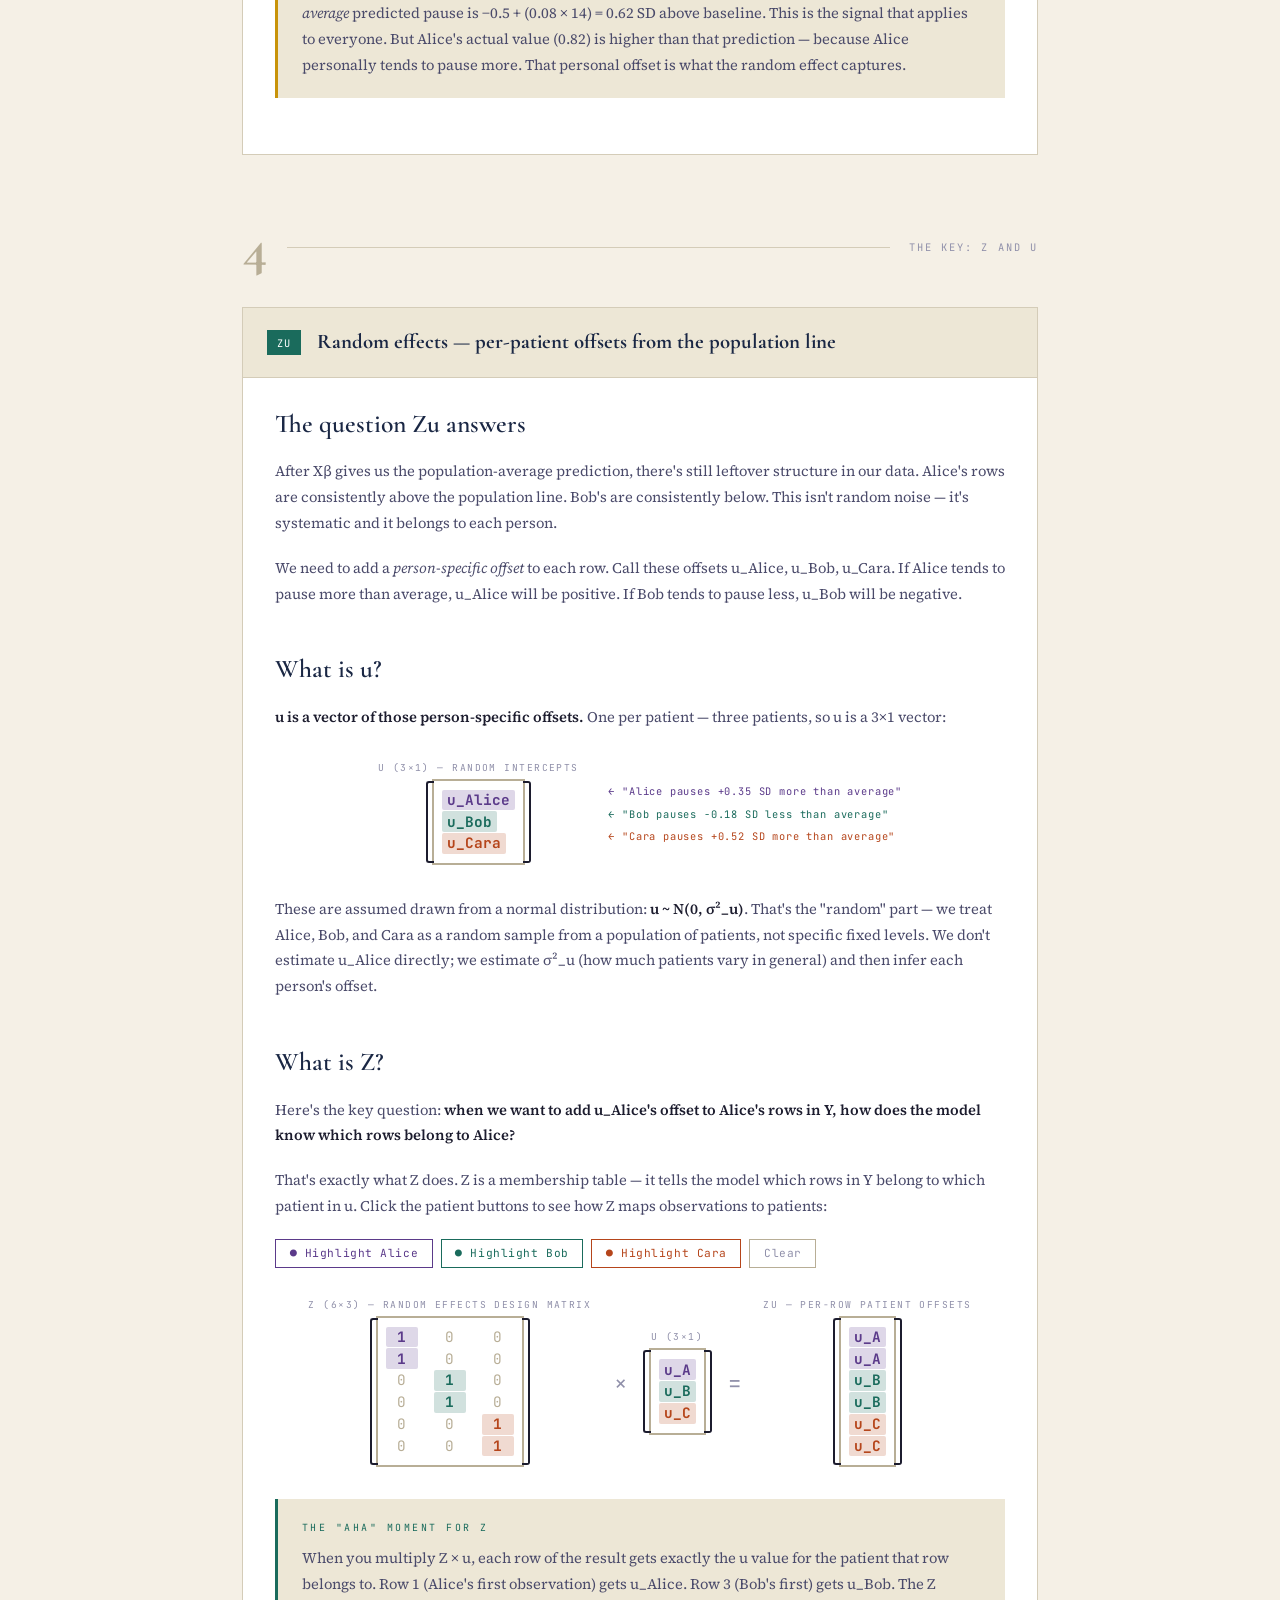
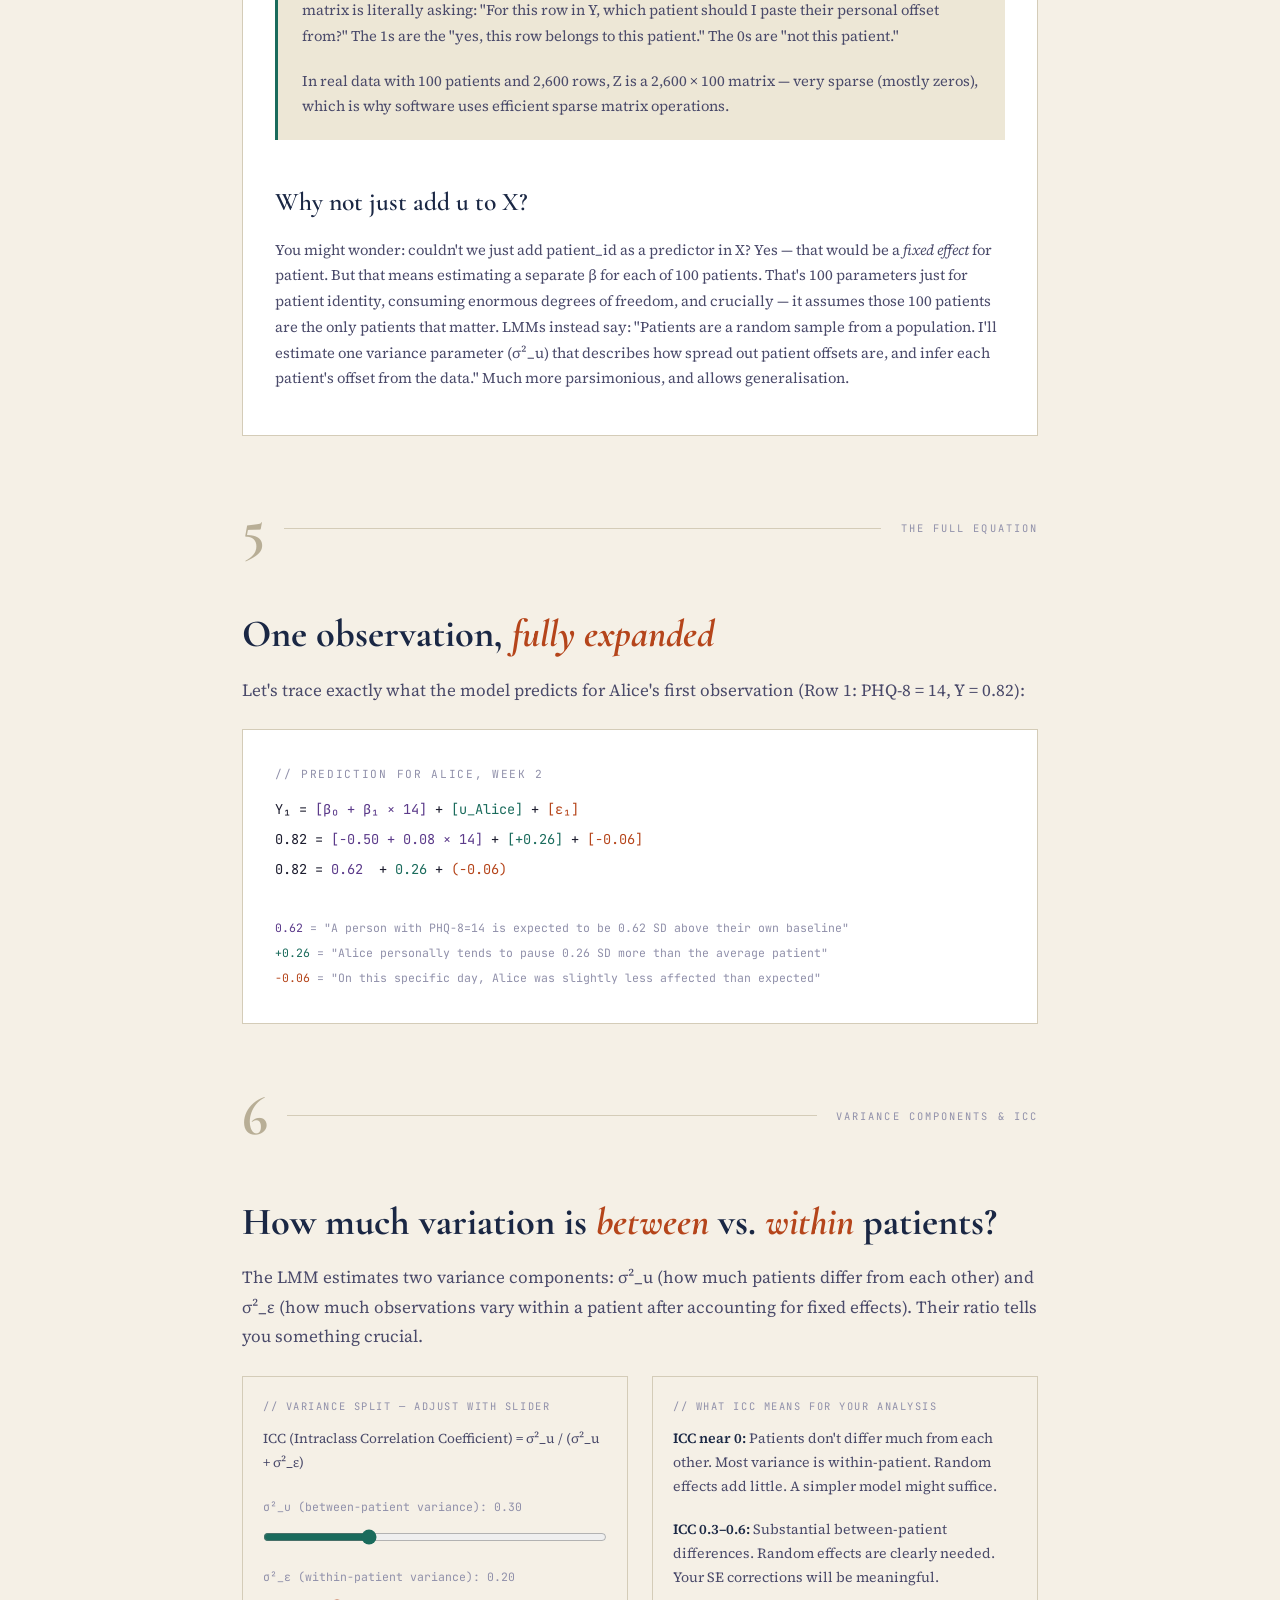
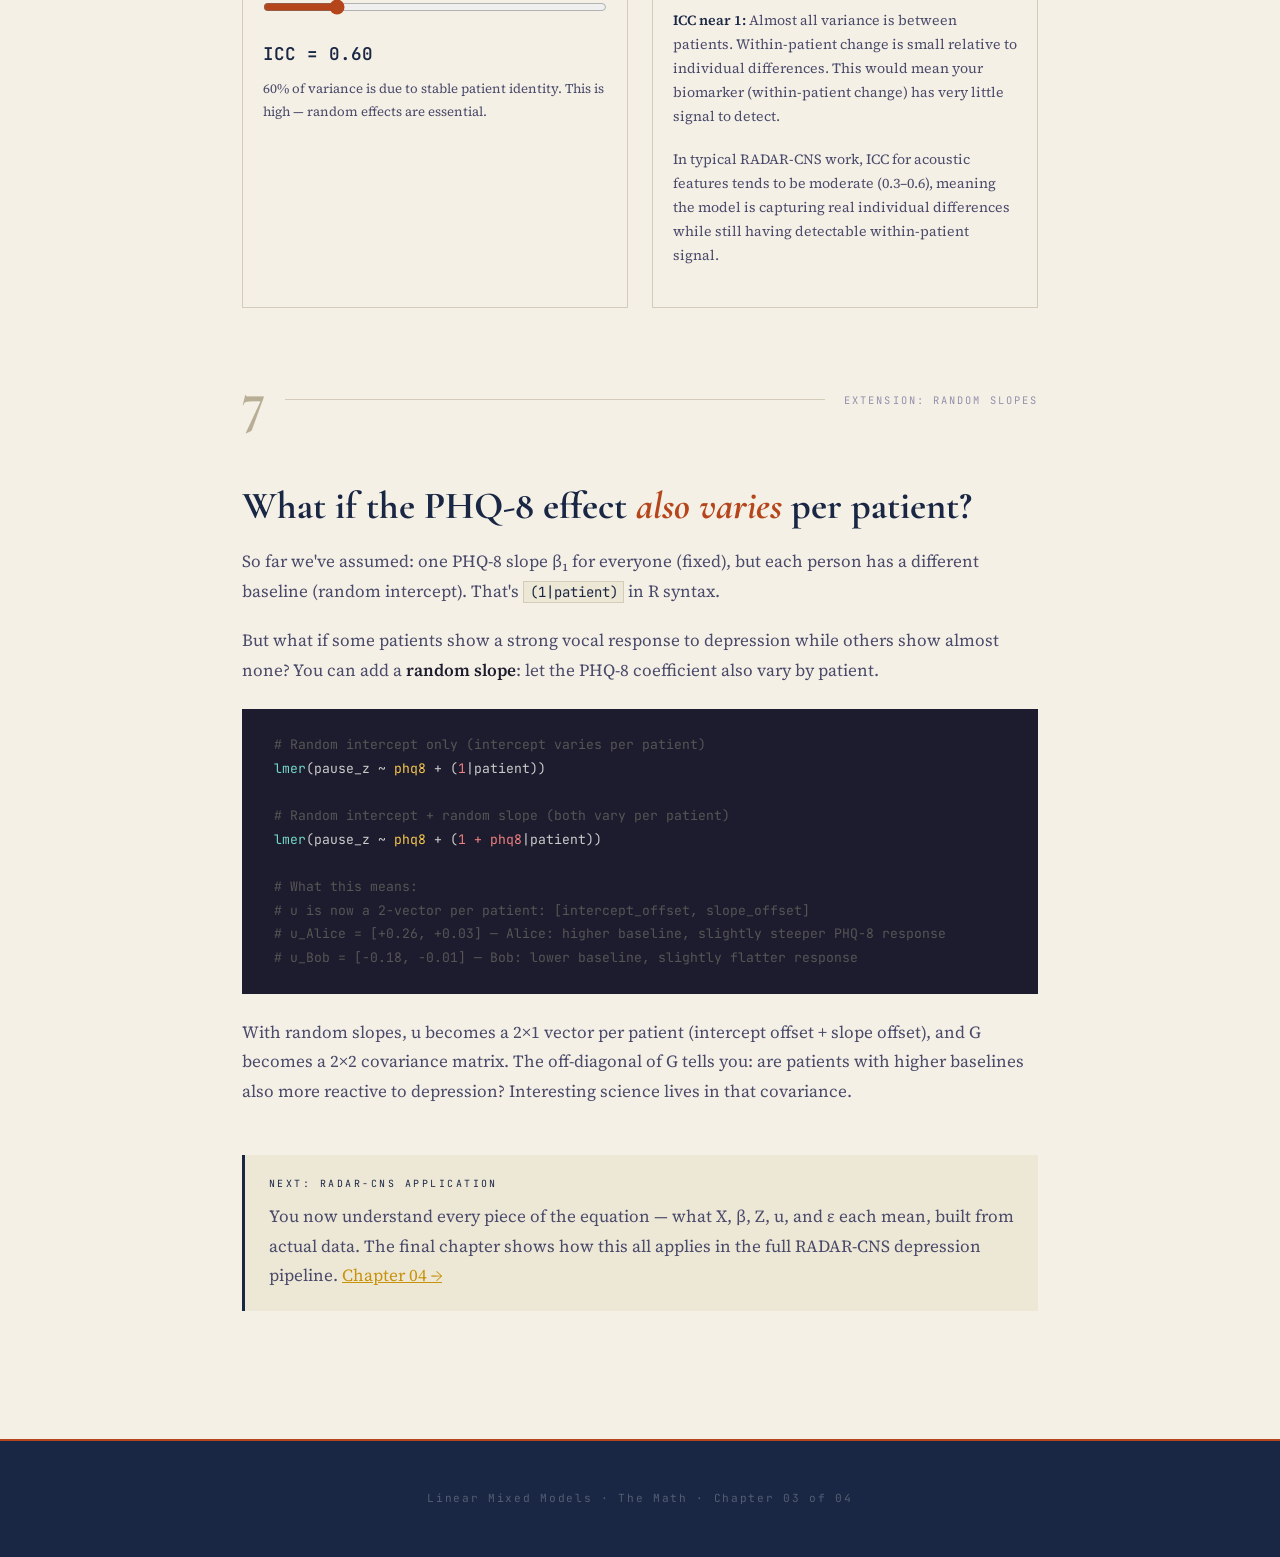
<file: math.html>
<!DOCTYPE html>
<html lang="en">
<head>
<meta charset="UTF-8">
<meta name="viewport" content="width=device-width, initial-scale=1.0">
<title>The Math — LMM Mastery</title>
<link rel="stylesheet" href="css/style.css">
<style>
  /* Ruled paper for math sections */
  .math-section { background: var(--paper); }

  /* Dataset table */
  .data-table { width:100%; border-collapse:collapse; font-family:'JetBrains Mono',monospace; font-size:0.82rem; margin:1.5rem 0; }
  .data-table th { background:var(--navy); color:white; padding:0.5rem 0.9rem; text-align:center; font-size:0.68rem; letter-spacing:0.1em; text-transform:uppercase; }
  .data-table th:first-child { text-align:left; }
  .data-table td { padding:0.5rem 0.9rem; border-bottom:1px solid var(--border); text-align:center; transition:background 0.3s; }
  .data-table td:first-child { text-align:left; font-weight:600; }
  .row-alice { background:rgba(91,58,138,0.08); }
  .row-bob   { background:rgba(26,107,92,0.08); }
  .row-cara  { background:rgba(181,69,27,0.08); }
  .row-alice td:first-child { color:var(--fixed-col); }
  .row-bob   td:first-child { color:var(--random-col); }
  .row-cara  td:first-child { color:var(--rust); }
  .row-alice.hl, .row-bob.hl, .row-cara.hl { outline:2px solid var(--gold); }

  /* Matrix display */
  .eq-build {
    display:flex; align-items:center; gap:0.8rem; flex-wrap:wrap;
    margin:2rem 0; font-family:'JetBrains Mono',monospace;
    font-size:0.9rem; line-height:1;
  }
  .eq-part { display:flex; flex-direction:column; align-items:center; }
  .eq-part-label {
    font-size:0.6rem; letter-spacing:0.15em; text-transform:uppercase;
    color:var(--ink-ghost); margin-bottom:0.4rem;
  }
  .eq-op { font-size:1.4rem; color:var(--ink-ghost); align-self:center; padding:0 0.2rem; }
  .matrix-box {
    border:2px solid var(--border-dark);
    display:inline-block; padding:0.5rem;
    position:relative;
  }
  .matrix-box::before,.matrix-box::after {
    content:''; position:absolute;
    top:0; bottom:0; width:6px;
    border:2px solid var(--ink);
  }
  .matrix-box::before { left:-8px; border-right:none; border-radius:3px 0 0 3px; }
  .matrix-box::after  { right:-8px; border-left:none; border-radius:0 3px 3px 0; }
  .m-row { display:flex; gap:1rem; margin:1px 0; }
  .m-cell {
    min-width:2rem; text-align:center; padding:0.2rem 0.3rem;
    border-radius:2px; transition:all 0.4s;
  }
  .m-cell.zero { color:var(--border-dark); }
  .m-cell.one  { font-weight:700; }
  .m-cell.val  { font-weight:500; }
  .m-cell.hl-alice { background:rgba(91,58,138,0.2); color:var(--fixed-col); font-weight:700; }
  .m-cell.hl-bob   { background:rgba(26,107,92,0.2); color:var(--random-col); font-weight:700; }
  .m-cell.hl-cara  { background:rgba(181,69,27,0.2); color:var(--rust); font-weight:700; }
  .m-label-col { display:flex; flex-direction:column; gap:0; align-self:center; margin-left:0.75rem; }
  .m-label-col span {
    font-size:0.65rem; letter-spacing:0.08em; padding:0.38rem 0;
    line-height:1; border-radius:2px; padding-left:0.3rem;
  }

  /* Step through */
  .step-box {
    border:1px solid var(--border);
    background:white; margin:1.5rem 0;
    overflow:hidden;
  }
  .step-header {
    background:var(--paper-dark); padding:1rem 1.5rem;
    display:flex; justify-content:space-between; align-items:center;
    border-bottom:1px solid var(--border);
  }
  .step-header-left { display:flex; align-items:center; gap:1rem; }
  .step-badge { font-family:'JetBrains Mono',monospace; font-size:0.65rem; letter-spacing:0.15em; text-transform:uppercase; background:var(--navy); color:white; padding:0.2rem 0.6rem; }
  .step-title { font-family:'Cormorant Garamond',serif; font-size:1.3rem; font-weight:700; color:var(--navy); }
  .step-body { padding:1.5rem 2rem; }
  .step-body p { font-size:0.92rem; }

  /* Variance vis */
  .var-vis { display:grid; grid-template-columns:1fr 1fr; gap:1.5rem; margin:1.5rem 0; }
  .var-panel { background:var(--paper); border:1px solid var(--border); padding:1.25rem; }
  .var-panel-title { font-family:'JetBrains Mono',monospace; font-size:0.65rem; letter-spacing:0.15em; text-transform:uppercase; color:var(--ink-ghost); margin-bottom:0.75rem; }
  .var-bar-wrap { display:flex; flex-direction:column; gap:0.4rem; }
  .var-bar-row { display:flex; align-items:center; gap:0.5rem; font-family:'JetBrains Mono',monospace; font-size:0.72rem; }
  .var-bar-label { width:60px; color:var(--ink-faint); flex-shrink:0; }
  .var-bar { height:14px; border-radius:1px; transition:width 0.5s; min-width:2px; }
  .var-bar-val { color:var(--ink-ghost); }

  /* u distribution */
  .u-canvas-wrap { background:white; border:1px solid var(--border); padding:1.5rem; margin:1.5rem 0; }

  /* Highlight toggle buttons */
  .hl-btns { display:flex; gap:0.5rem; flex-wrap:wrap; margin:1rem 0; }
  .hl-btn { font-family:'JetBrains Mono',monospace; font-size:0.7rem; letter-spacing:0.05em; padding:0.4rem 0.85rem; border:1px solid; background:transparent; cursor:pointer; transition:all 0.2s; }
  .hl-btn.alice { border-color:var(--fixed-col); color:var(--fixed-col); }
  .hl-btn.alice.on { background:var(--fixed-col); color:white; }
  .hl-btn.bob   { border-color:var(--random-col); color:var(--random-col); }
  .hl-btn.bob.on { background:var(--random-col); color:white; }
  .hl-btn.cara  { border-color:var(--rust); color:var(--rust); }
  .hl-btn.cara.on { background:var(--rust); color:white; }
</style>
</head>
<body>
<nav class="site-nav">
  <a href="index.html" class="nav-brand"><span>LMM</span> · Mastery</a>
    <div class="nav-links">
    <a href="history.html">History</a>
    <a href="problem.html">The Problem</a>
    <a href="data-types.html">Data Types</a>
    <a href="math.html" class="active">The Math</a>
    <a href="applications.html">Applications</a>
    <a href="radar.html">RADAR-CNS</a>
    <a href="example.html">Worked Example</a>
    <a href="glmm.html">GLMM</a>
    <a href="paper.html">Paper Dissection</a>
  </div>
</nav>

<div class="page-body">
  <div class="page-hero" data-equation="Y = Xβ + Zu + ε">
    <div class="hero-eyebrow">Chapter 03 · The Math</div>
    <h1 class="hero-title">Building the<br><em>Equation</em><br>from Scratch</h1>
    <p class="hero-subtitle">We'll start with a tiny real dataset — three patients, two observations each — and build every matrix in <strong>Y = Xβ + Zu + ε</strong> by hand. By the end, Z will make complete sense.</p>
  </div>

  <div class="content-area">

    <!-- THE DATASET -->
    <div class="section-marker"><div class="sm-num">1</div><div class="sm-line"></div><div class="sm-label">The Dataset</div></div>

    <h2>Start concrete: <em>three patients, six rows</em></h2>
    <p>Abstract matrix algebra is hard to grasp in the abstract. So let's use the smallest possible real example: three patients (Alice, Bob, Cara), each measured twice, with one predictor (PHQ-8 score) and one outcome (delta-normalised pause length — written <code>pause_z</code> in the RADAR-CNS code).</p>

    <div class="callout gold" style="margin:1rem 0 1.5rem;">
      <div class="callout-label">Quick note: what pause_z is — and what the z is <em>not</em></div>
      <p><strong>pause_z is a Z-score of pause duration, computed relative to each patient's own baseline.</strong> If Alice's average pause at her first few sessions was 0.4 s (±0.1 s SD), then a session where she pauses 0.6 s gives pause_z = (0.6 − 0.4) / 0.1 = +2.0. She is pausing 2 of her own standard deviations above her personal norm.</p>
      <p style="margin-bottom:0;">The <strong>z in pause_z is Z-score</strong> — a standardisation term meaning "how many SDs from a reference mean." It has <em>nothing to do</em> with the <strong>Z matrix</strong> in Y = Xβ + Zu + ε. That Z is the random-effects design matrix (the membership routing table for patients). Two completely different Z's from two different traditions that happen to coexist in the same analysis. In the Cummins et al. (2023, KCL / RADAR-MDD) paper, features including pause duration were standardised to mean 0, SD 1 before LMM fitting — so the β coefficients are interpretable as "per 1 SD change in the feature."</p>
    </div>

    <p>Click the patient buttons below to see which rows in the data — and which cells in the matrices — belong to each person.</p>

    <div class="hl-btns">
      <button class="hl-btn alice" id="btn-alice" onclick="highlight('alice')">● Alice</button>
      <button class="hl-btn bob"   id="btn-bob"   onclick="highlight('bob')">● Bob</button>
      <button class="hl-btn cara"  id="btn-cara"  onclick="highlight('cara')">● Cara</button>
      <button class="hl-btn" style="border-color:var(--border-dark);color:var(--ink-ghost);" onclick="clearHighlight()">Clear</button>
    </div>

    <table class="data-table" id="dataTable">
      <thead><tr><th>Row</th><th>Patient</th><th>Week</th><th>PHQ-8</th><th>Pause_z (Y)</th></tr></thead>
      <tbody>
        <tr class="row-alice" data-p="alice"><td>1</td><td>Alice</td><td>2</td><td>14</td><td>0.82</td></tr>
        <tr class="row-alice" data-p="alice"><td>2</td><td>Alice</td><td>4</td><td>16</td><td>1.05</td></tr>
        <tr class="row-bob"   data-p="bob">  <td>3</td><td>Bob</td>  <td>2</td><td>8</td> <td>-0.31</td></tr>
        <tr class="row-bob"   data-p="bob">  <td>4</td><td>Bob</td>  <td>4</td><td>10</td><td>-0.05</td></tr>
        <tr class="row-cara"  data-p="cara"> <td>5</td><td>Cara</td> <td>2</td><td>18</td><td>1.44</td></tr>
        <tr class="row-cara"  data-p="cara"> <td>6</td><td>Cara</td> <td>4</td><td>21</td><td>1.89</td></tr>
      </tbody>
    </table>

    <p>Notice something immediately: Alice's pause values (0.82, 1.05) are both elevated. Bob's (−0.31, −0.05) are both low. Cara's (1.44, 1.89) are both high. This <em>within-patient consistency</em> is exactly the clustering we discussed — and it means the six rows are not six independent data points.</p>

    <!-- STEP 1: Y -->
    <div class="section-marker"><div class="sm-num">2</div><div class="sm-line"></div><div class="sm-label">Building Y</div></div>

    <div class="step-box">
      <div class="step-header">
        <div class="step-header-left">
          <span class="step-badge">Y</span>
          <span class="step-title">The outcome vector — what we're trying to predict</span>
        </div>
      </div>
      <div class="step-body">
        <p>Y is simply a column vector of all your outcome values, stacked in the same order as your data rows. Nothing surprising here — this is identical to OLS.</p>
        <div class="eq-build" style="justify-content:center;">
          <div class="eq-part">
            <div class="eq-part-label">Y (6×1)</div>
            <div class="matrix-box">
              <div class="m-row"><div class="m-cell hl-alice val">0.82</div></div>
              <div class="m-row"><div class="m-cell hl-alice val">1.05</div></div>
              <div class="m-row"><div class="m-cell hl-bob   val">−0.31</div></div>
              <div class="m-row"><div class="m-cell hl-bob   val">−0.05</div></div>
              <div class="m-row"><div class="m-cell hl-cara  val">1.44</div></div>
              <div class="m-row"><div class="m-cell hl-cara  val">1.89</div></div>
            </div>
          </div>
          <div class="m-label-col">
            <span style="color:var(--fixed-col);">← Alice, week 2</span>
            <span style="color:var(--fixed-col);">← Alice, week 4</span>
            <span style="color:var(--random-col);">← Bob,   week 2</span>
            <span style="color:var(--random-col);">← Bob,   week 4</span>
            <span style="color:var(--rust);">← Cara,  week 2</span>
            <span style="color:var(--rust);">← Cara,  week 4</span>
          </div>
        </div>
      </div>
    </div>

    <!-- STEP 2: X and β -->
    <div class="section-marker"><div class="sm-num">3</div><div class="sm-line"></div><div class="sm-label">Building Xβ</div></div>

    <div class="step-box">
      <div class="step-header">
        <div class="step-header-left">
          <span class="step-badge" style="background:var(--fixed-col);">Xβ</span>
          <span class="step-title">Fixed effects — the relationship that applies to everyone</span>
        </div>
      </div>
      <div class="step-body">
        <p>X is your design matrix of predictors — exactly like in OLS. Column 1 is always a column of 1s (for the intercept). Column 2 is PHQ-8. β is the vector of coefficients we want to estimate.</p>
        <p>The key point: <strong>β does not change per patient</strong>. The same β₁ (effect of PHQ-8) applies to Alice, Bob, and Cara. It's the population-level relationship. That's why it's "fixed."</p>

        <div class="eq-build" style="justify-content:center; gap:1.2rem;">
          <div class="eq-part">
            <div class="eq-part-label">X (6×2) — design matrix</div>
            <div class="matrix-box">
              <div class="m-row"><div class="m-cell one">1</div><div class="m-cell val">14</div></div>
              <div class="m-row"><div class="m-cell one">1</div><div class="m-cell val">16</div></div>
              <div class="m-row"><div class="m-cell one">1</div><div class="m-cell val">8</div></div>
              <div class="m-row"><div class="m-cell one">1</div><div class="m-cell val">10</div></div>
              <div class="m-row"><div class="m-cell one">1</div><div class="m-cell val">18</div></div>
              <div class="m-row"><div class="m-cell one">1</div><div class="m-cell val">21</div></div>
            </div>
          </div>
          <div class="eq-op">×</div>
          <div class="eq-part">
            <div class="eq-part-label">β (2×1) — to estimate</div>
            <div class="matrix-box">
              <div class="m-row"><div class="m-cell val">β₀</div></div>
              <div class="m-row"><div class="m-cell val">β₁</div></div>
            </div>
          </div>
          <div class="eq-op">=</div>
          <div class="eq-part">
            <div class="eq-part-label">Xβ — population prediction</div>
            <div class="matrix-box">
              <div class="m-row"><div class="m-cell val">β₀ + 14β₁</div></div>
              <div class="m-row"><div class="m-cell val">β₀ + 16β₁</div></div>
              <div class="m-row"><div class="m-cell val">β₀ + 8β₁</div></div>
              <div class="m-row"><div class="m-cell val">β₀ + 10β₁</div></div>
              <div class="m-row"><div class="m-cell val">β₀ + 18β₁</div></div>
              <div class="m-row"><div class="m-cell val">β₀ + 21β₁</div></div>
            </div>
          </div>
        </div>

        <div class="callout gold" style="margin-top:1.5rem;">
          <div class="callout-label">Interpretation</div>
          <p>If estimation gives us β₀ = −0.5 and β₁ = 0.08, then for any patient with PHQ-8 = 14, the <em>population-average</em> predicted pause is −0.5 + (0.08 × 14) = 0.62 SD above baseline. This is the signal that applies to everyone. But Alice's actual value (0.82) is higher than that prediction — because Alice personally tends to pause more. That personal offset is what the random effect captures.</p>
        </div>
      </div>
    </div>

    <!-- STEP 3: Z and u — THE KEY SECTION -->
    <div class="section-marker"><div class="sm-num">4</div><div class="sm-line"></div><div class="sm-label">The Key: Z and u</div></div>

    <div class="step-box">
      <div class="step-header">
        <div class="step-header-left">
          <span class="step-badge" style="background:var(--random-col);">Zu</span>
          <span class="step-title">Random effects — per-patient offsets from the population line</span>
        </div>
      </div>
      <div class="step-body">

        <h3 style="margin-top:0;">The question Zu answers</h3>
        <p>After Xβ gives us the population-average prediction, there's still leftover structure in our data. Alice's rows are consistently above the population line. Bob's are consistently below. This isn't random noise — it's systematic and it belongs to each person.</p>
        <p>We need to add a <em>person-specific offset</em> to each row. Call these offsets u_Alice, u_Bob, u_Cara. If Alice tends to pause more than average, u_Alice will be positive. If Bob tends to pause less, u_Bob will be negative.</p>

        <h3>What is u?</h3>
        <p><strong>u is a vector of those person-specific offsets.</strong> One per patient — three patients, so u is a 3×1 vector:</p>

        <div class="eq-build" style="justify-content:center;">
          <div class="eq-part">
            <div class="eq-part-label">u (3×1) — random intercepts</div>
            <div class="matrix-box">
              <div class="m-row"><div class="m-cell hl-alice val">u_Alice</div></div>
              <div class="m-row"><div class="m-cell hl-bob   val">u_Bob</div></div>
              <div class="m-row"><div class="m-cell hl-cara  val">u_Cara</div></div>
            </div>
          </div>
          <div class="m-label-col">
            <span style="color:var(--fixed-col);">← "Alice pauses +0.35 SD more than average"</span>
            <span style="color:var(--random-col);">← "Bob pauses −0.18 SD less than average"</span>
            <span style="color:var(--rust);">← "Cara pauses +0.52 SD more than average"</span>
          </div>
        </div>

        <p>These are assumed drawn from a normal distribution: <strong>u ~ N(0, σ²_u)</strong>. That's the "random" part — we treat Alice, Bob, and Cara as a random sample from a population of patients, not specific fixed levels. We don't estimate u_Alice directly; we estimate σ²_u (how much patients vary in general) and then infer each person's offset.</p>

        <h3>What is Z?</h3>
        <p>Here's the key question: <strong>when we want to add u_Alice's offset to Alice's rows in Y, how does the model know which rows belong to Alice?</strong></p>
        <p>That's exactly what Z does. Z is a membership table — it tells the model which rows in Y belong to which patient in u. Click the patient buttons to see how Z maps observations to patients:</p>

        <div class="hl-btns">
          <button class="hl-btn alice" id="zbtn-alice" onclick="hlZ('alice')">● Highlight Alice</button>
          <button class="hl-btn bob"   id="zbtn-bob"   onclick="hlZ('bob')">● Highlight Bob</button>
          <button class="hl-btn cara"  id="zbtn-cara"  onclick="hlZ('cara')">● Highlight Cara</button>
          <button class="hl-btn" style="border-color:var(--border-dark);color:var(--ink-ghost);" onclick="hlZ(null)">Clear</button>
        </div>

        <div class="eq-build" style="justify-content:center; gap:1.2rem;">
          <div class="eq-part">
            <div class="eq-part-label">Z (6×3) — random effects design matrix</div>
            <div class="matrix-box" id="zMatrix">
              <!-- Row 1: Alice obs 1 → Alice col = 1 -->
              <div class="m-row">
                <div class="m-cell one hl-alice" id="z11">1</div>
                <div class="m-cell zero"         id="z12">0</div>
                <div class="m-cell zero"         id="z13">0</div>
              </div>
              <!-- Row 2: Alice obs 2 → Alice col = 1 -->
              <div class="m-row">
                <div class="m-cell one hl-alice" id="z21">1</div>
                <div class="m-cell zero"         id="z22">0</div>
                <div class="m-cell zero"         id="z23">0</div>
              </div>
              <!-- Row 3: Bob obs 1 → Bob col = 1 -->
              <div class="m-row">
                <div class="m-cell zero"         id="z31">0</div>
                <div class="m-cell one hl-bob"   id="z32">1</div>
                <div class="m-cell zero"         id="z33">0</div>
              </div>
              <!-- Row 4: Bob obs 2 → Bob col = 1 -->
              <div class="m-row">
                <div class="m-cell zero"         id="z41">0</div>
                <div class="m-cell one hl-bob"   id="z42">1</div>
                <div class="m-cell zero"         id="z43">0</div>
              </div>
              <!-- Row 5: Cara obs 1 → Cara col = 1 -->
              <div class="m-row">
                <div class="m-cell zero"         id="z51">0</div>
                <div class="m-cell zero"         id="z52">0</div>
                <div class="m-cell one hl-cara"  id="z53">1</div>
              </div>
              <!-- Row 6: Cara obs 2 → Cara col = 1 -->
              <div class="m-row">
                <div class="m-cell zero"         id="z61">0</div>
                <div class="m-cell zero"         id="z62">0</div>
                <div class="m-cell one hl-cara"  id="z63">1</div>
              </div>
            </div>
          </div>
          <div class="eq-op">×</div>
          <div class="eq-part">
            <div class="eq-part-label">u (3×1)</div>
            <div class="matrix-box">
              <div class="m-row"><div class="m-cell hl-alice val" id="uA">u_A</div></div>
              <div class="m-row"><div class="m-cell hl-bob   val" id="uB">u_B</div></div>
              <div class="m-row"><div class="m-cell hl-cara  val" id="uC">u_C</div></div>
            </div>
          </div>
          <div class="eq-op">=</div>
          <div class="eq-part">
            <div class="eq-part-label">Zu — per-row patient offsets</div>
            <div class="matrix-box">
              <div class="m-row"><div class="m-cell hl-alice val">u_A</div></div>
              <div class="m-row"><div class="m-cell hl-alice val">u_A</div></div>
              <div class="m-row"><div class="m-cell hl-bob   val">u_B</div></div>
              <div class="m-row"><div class="m-cell hl-bob   val">u_B</div></div>
              <div class="m-row"><div class="m-cell hl-cara  val">u_C</div></div>
              <div class="m-row"><div class="m-cell hl-cara  val">u_C</div></div>
            </div>
          </div>
        </div>

        <div class="callout teal" style="margin-top:1.5rem;">
          <div class="callout-label">The "aha" moment for Z</div>
          <p>When you multiply Z × u, each row of the result gets exactly the u value for the patient that row belongs to. Row 1 (Alice's first observation) gets u_Alice. Row 3 (Bob's first) gets u_Bob. The Z matrix is literally asking: "For this row in Y, which patient should I paste their personal offset from?" The 1s are the "yes, this row belongs to this patient." The 0s are "not this patient."</p>
          <p style="margin-top:0.75rem;">In real data with 100 patients and 2,600 rows, Z is a 2,600 × 100 matrix — very sparse (mostly zeros), which is why software uses efficient sparse matrix operations.</p>
        </div>

        <h3>Why not just add u to X?</h3>
        <p>You might wonder: couldn't we just add patient_id as a predictor in X? Yes — that would be a <em>fixed effect</em> for patient. But that means estimating a separate β for each of 100 patients. That's 100 parameters just for patient identity, consuming enormous degrees of freedom, and crucially — it assumes those 100 patients are the only patients that matter. LMMs instead say: "Patients are a random sample from a population. I'll estimate one variance parameter (σ²_u) that describes how spread out patient offsets are, and infer each patient's offset from the data." Much more parsimonious, and allows generalisation.</p>
      </div>
    </div>

    <!-- PUTTING IT TOGETHER -->
    <div class="section-marker"><div class="sm-num">5</div><div class="sm-line"></div><div class="sm-label">The Full Equation</div></div>

    <h2>One observation, <em>fully expanded</em></h2>
    <p>Let's trace exactly what the model predicts for Alice's first observation (Row 1: PHQ-8 = 14, Y = 0.82):</p>

    <div style="background:white; border:1px solid var(--border); padding:2rem; margin:1.5rem 0; font-family:'JetBrains Mono',monospace; font-size:0.85rem; line-height:2.2;">
      <div style="color:var(--ink-ghost); margin-bottom:0.5rem; font-size:0.7rem; letter-spacing:0.15em; text-transform:uppercase;">// Prediction for Alice, Week 2</div>
      Y₁ = <span style="color:var(--fixed-col);">[β₀ + β₁ × 14]</span> + <span style="color:var(--random-col);">[u_Alice]</span> + <span style="color:var(--rust);">[ε₁]</span><br>
      0.82 = <span style="color:var(--fixed-col);">[−0.50 + 0.08 × 14]</span> + <span style="color:var(--random-col);">[+0.26]</span> + <span style="color:var(--rust);">[−0.06]</span><br>
      0.82 = <span style="color:var(--fixed-col);">0.62</span> &nbsp;+ <span style="color:var(--random-col);">0.26</span> + <span style="color:var(--rust);">(−0.06)</span><br><br>
      <div style="font-size:0.72rem; color:var(--ink-ghost);">
        <span style="color:var(--fixed-col);">0.62</span> = "A person with PHQ-8=14 is expected to be 0.62 SD above their own baseline"<br>
        <span style="color:var(--random-col);">+0.26</span> = "Alice personally tends to pause 0.26 SD more than the average patient"<br>
        <span style="color:var(--rust);">−0.06</span> = "On this specific day, Alice was slightly less affected than expected"
      </div>
    </div>

    <!-- VARIANCE COMPONENTS -->
    <div class="section-marker"><div class="sm-num">6</div><div class="sm-line"></div><div class="sm-label">Variance Components & ICC</div></div>

    <h2>How much variation is <em>between</em> vs. <em>within</em> patients?</h2>
    <p>The LMM estimates two variance components: σ²_u (how much patients differ from each other) and σ²_ε (how much observations vary within a patient after accounting for fixed effects). Their ratio tells you something crucial.</p>

    <div class="var-vis">
      <div class="var-panel">
        <div class="var-panel-title">// Variance split — adjust with slider</div>
        <p style="font-size:0.85rem; color:var(--ink-faint); margin-bottom:1rem;">ICC (Intraclass Correlation Coefficient) = σ²_u / (σ²_u + σ²_ε)</p>
        <label style="font-family:'JetBrains Mono',monospace; font-size:0.72rem; color:var(--ink-ghost);">σ²_u (between-patient variance): <span id="sig2u-val">0.30</span></label><br>
        <input type="range" min="0" max="100" value="30" id="sig2u-slider" oninput="updateICC()" style="width:100%; margin:0.5rem 0 1rem; accent-color:var(--random-col);">
        <label style="font-family:'JetBrains Mono',monospace; font-size:0.72rem; color:var(--ink-ghost);">σ²_ε (within-patient variance): <span id="sig2e-val">0.20</span></label><br>
        <input type="range" min="0" max="100" value="20" id="sig2e-slider" oninput="updateICC()" style="width:100%; margin:0.5rem 0 1rem; accent-color:var(--rust);">
        <div style="font-family:'JetBrains Mono',monospace; font-size:1.1rem; font-weight:600; color:var(--navy); margin-top:0.5rem;">ICC = <span id="icc-val">0.60</span></div>
        <div style="font-size:0.82rem; color:var(--ink-faint); margin-top:0.5rem;" id="icc-interp">60% of variance is due to stable patient identity. This is high — random effects are essential.</div>
      </div>
      <div class="var-panel">
        <div class="var-panel-title">// What ICC means for your analysis</div>
        <div style="font-size:0.88rem; color:var(--ink-faint); line-height:1.7;">
          <p><strong style="color:var(--navy);">ICC near 0:</strong> Patients don't differ much from each other. Most variance is within-patient. Random effects add little. A simpler model might suffice.</p>
          <p><strong style="color:var(--navy);">ICC 0.3–0.6:</strong> Substantial between-patient differences. Random effects are clearly needed. Your SE corrections will be meaningful.</p>
          <p><strong style="color:var(--navy);">ICC near 1:</strong> Almost all variance is between patients. Within-patient change is small relative to individual differences. This would mean your biomarker (within-patient change) has very little signal to detect.</p>
          <p>In typical RADAR-CNS work, ICC for acoustic features tends to be moderate (0.3–0.6), meaning the model is capturing real individual differences while still having detectable within-patient signal.</p>
        </div>
      </div>
    </div>

    <!-- RANDOM SLOPES -->
    <div class="section-marker"><div class="sm-num">7</div><div class="sm-line"></div><div class="sm-label">Extension: Random Slopes</div></div>

    <h2>What if the PHQ-8 effect <em>also varies</em> per patient?</h2>
    <p>So far we've assumed: one PHQ-8 slope β₁ for everyone (fixed), but each person has a different baseline (random intercept). That's <code>(1|patient)</code> in R syntax.</p>
    <p>But what if some patients show a strong vocal response to depression while others show almost none? You can add a <strong>random slope</strong>: let the PHQ-8 coefficient also vary by patient.</p>

    <div class="code-block">
      <span class="c-comment"># Random intercept only (intercept varies per patient)</span><br>
      <span class="c-key">lmer</span>(pause_z ~ <span class="c-val">phq8</span> + (<span class="c-str">1</span>|patient))<br><br>
      <span class="c-comment"># Random intercept + random slope (both vary per patient)</span><br>
      <span class="c-key">lmer</span>(pause_z ~ <span class="c-val">phq8</span> + (<span class="c-str">1 + phq8</span>|patient))<br><br>
      <span class="c-comment"># What this means:</span><br>
      <span class="c-comment"># u is now a 2-vector per patient: [intercept_offset, slope_offset]</span><br>
      <span class="c-comment"># u_Alice = [+0.26, +0.03]  — Alice: higher baseline, slightly steeper PHQ-8 response</span><br>
      <span class="c-comment"># u_Bob   = [-0.18, -0.01]  — Bob:   lower baseline, slightly flatter response</span>
    </div>

    <p>With random slopes, u becomes a 2×1 vector per patient (intercept offset + slope offset), and G becomes a 2×2 covariance matrix. The off-diagonal of G tells you: are patients with higher baselines also more reactive to depression? Interesting science lives in that covariance.</p>

    <div class="callout navy" style="margin-top:3rem;">
      <div class="callout-label">Next: RADAR-CNS Application</div>
      <p>You now understand every piece of the equation — what X, β, Z, u, and ε each mean, built from actual data. The final chapter shows how this all applies in the full RADAR-CNS depression pipeline. <a href="radar.html" style="color:var(--gold);">Chapter 04 →</a></p>
    </div>

  </div>
</div>

<footer class="site-footer"><p>Linear Mixed Models · The Math · Chapter 03 of 04</p></footer>

<script>
function toggleAcc(h) { h.classList.toggle('open'); h.nextElementSibling.classList.toggle('open'); }

// Highlight table rows + Z matrix
function highlight(patient) {
  document.querySelectorAll('.data-table tbody tr').forEach(r => {
    r.classList.toggle('hl', r.dataset.p === patient);
  });
  hlZ(patient);
  ['alice','bob','cara'].forEach(p => {
    document.getElementById('btn-'+p).classList.toggle('on', p===patient);
  });
}
function clearHighlight() {
  document.querySelectorAll('.data-table tbody tr').forEach(r=>r.classList.remove('hl'));
  hlZ(null);
  ['alice','bob','cara'].forEach(p=>document.getElementById('btn-'+p).classList.remove('on'));
}

const Z_ALICE_CELLS = ['z11','z12','z13','z21','z22','z23'];
const Z_BOB_CELLS   = ['z31','z32','z33','z41','z42','z43'];
const Z_CARA_CELLS  = ['z51','z52','z53','z61','z62','z63'];

function hlZ(patient) {
  const allCells = [...Z_ALICE_CELLS,...Z_BOB_CELLS,...Z_CARA_CELLS,'uA','uB','uC'];
  allCells.forEach(id=>{
    const el=document.getElementById(id);
    if(el){ el.style.outline=''; el.style.boxShadow=''; }
  });
  if(!patient) { ['zbtn-alice','zbtn-bob','zbtn-cara'].forEach(id=>document.getElementById(id).classList.remove('on')); return; }

  const rows = patient==='alice'?Z_ALICE_CELLS : patient==='bob'?Z_BOB_CELLS:Z_CARA_CELLS;
  const uId  = patient==='alice'?'uA':patient==='bob'?'uB':'uC';
  const color = patient==='alice'?'var(--fixed-col)':patient==='bob'?'var(--random-col)':'var(--rust)';

  rows.forEach(id=>{
    const el=document.getElementById(id);
    if(el) el.style.outline=`2px solid ${color}`;
  });
  const uEl=document.getElementById(uId);
  if(uEl) uEl.style.boxShadow=`0 0 0 3px ${color}`;

  ['alice','bob','cara'].forEach(p=>document.getElementById('zbtn-'+p).classList.toggle('on',p===patient));
}

// ICC slider
function updateICC() {
  const u=parseInt(document.getElementById('sig2u-slider').value)/100;
  const e=parseInt(document.getElementById('sig2e-slider').value)/100;
  document.getElementById('sig2u-val').textContent=u.toFixed(2);
  document.getElementById('sig2e-val').textContent=e.toFixed(2);
  const icc = (u+e)===0 ? 0 : u/(u+e);
  document.getElementById('icc-val').textContent=icc.toFixed(2);
  let interp='';
  if(icc<0.1) interp='Very low ICC. Patients barely differ. Random intercept adds little — check if it is needed.';
  else if(icc<0.3) interp='Low ICC. Some between-patient variance. Random effects worthwhile but modest correction.';
  else if(icc<0.6) interp='Moderate ICC. Substantial patient differences. Random effects clearly necessary.';
  else if(icc<0.85) interp='High ICC. Most variance is between-patient identity. Strong random effects needed.';
  else interp='Very high ICC. Almost all variance is who the patient is. Within-patient signal is small relative to baseline differences.';
  document.getElementById('icc-interp').textContent=interp;
}
</script>
</body>
</html>
</file>
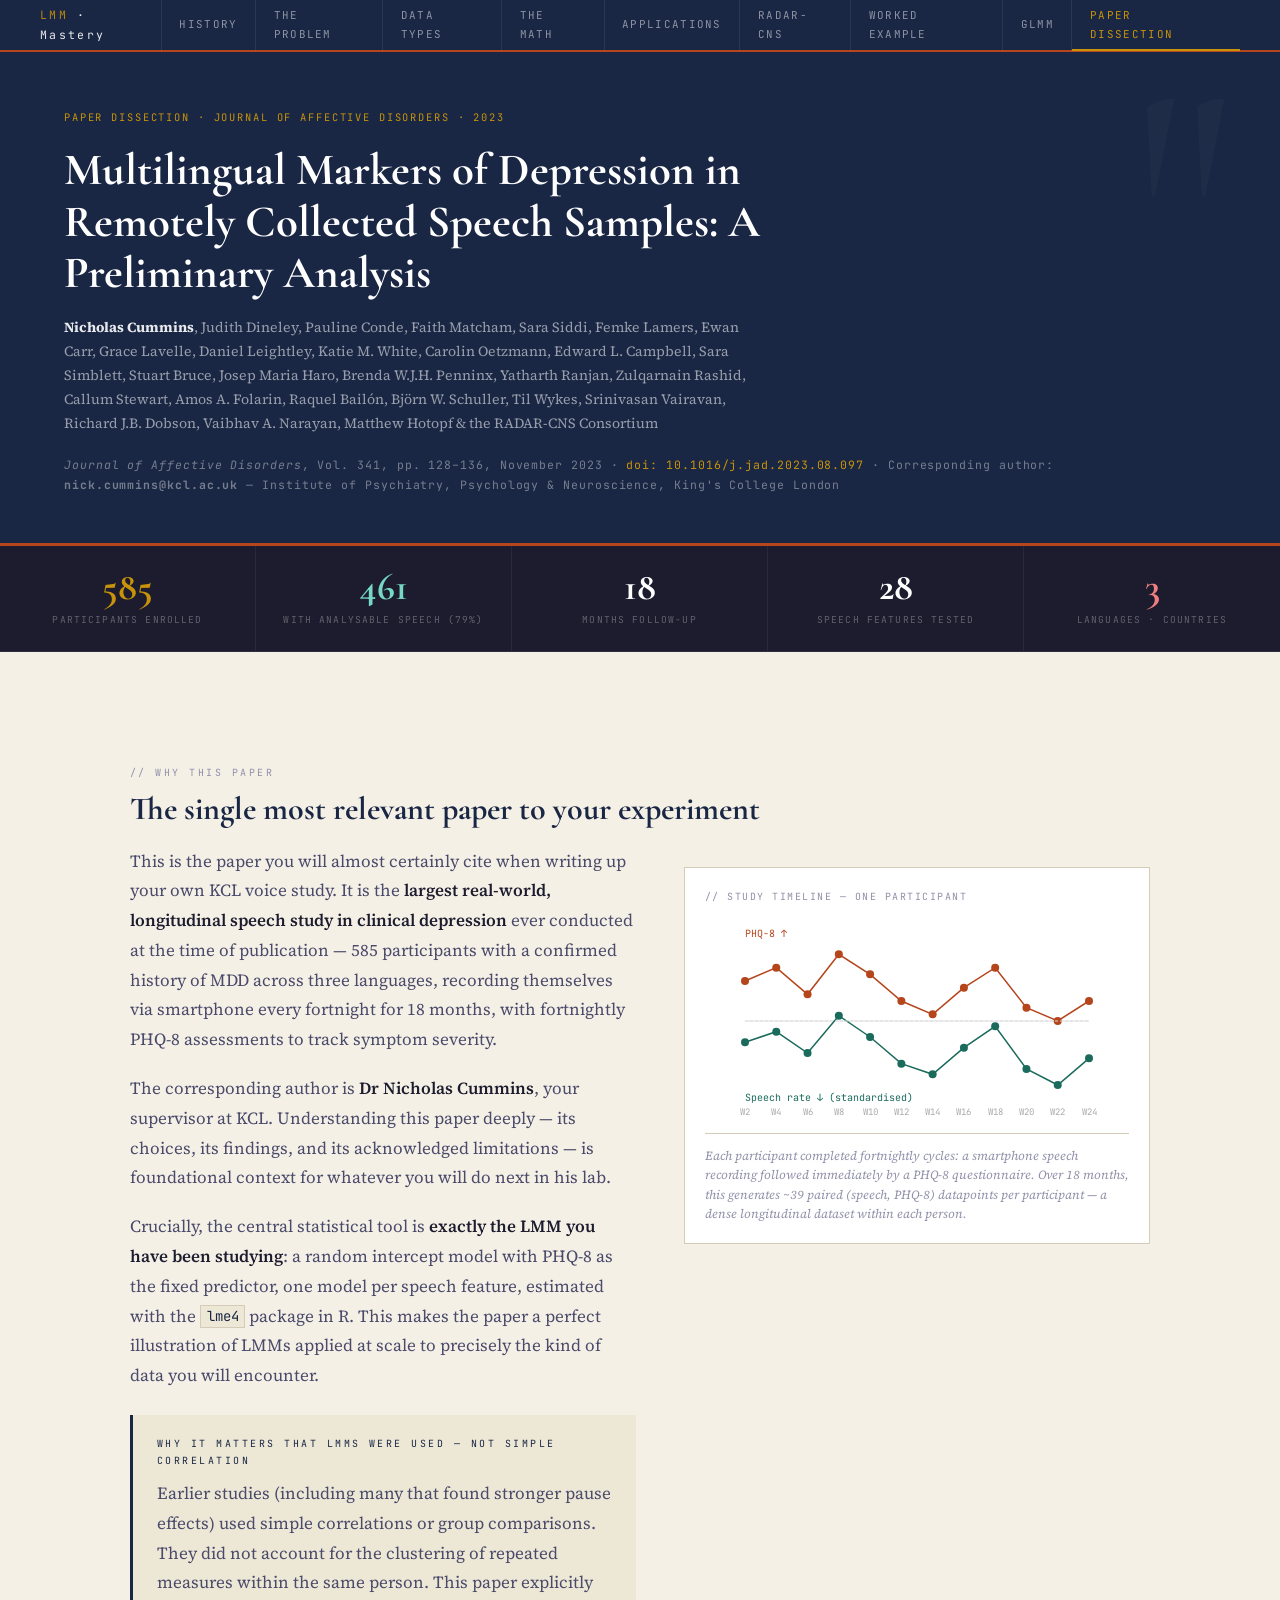
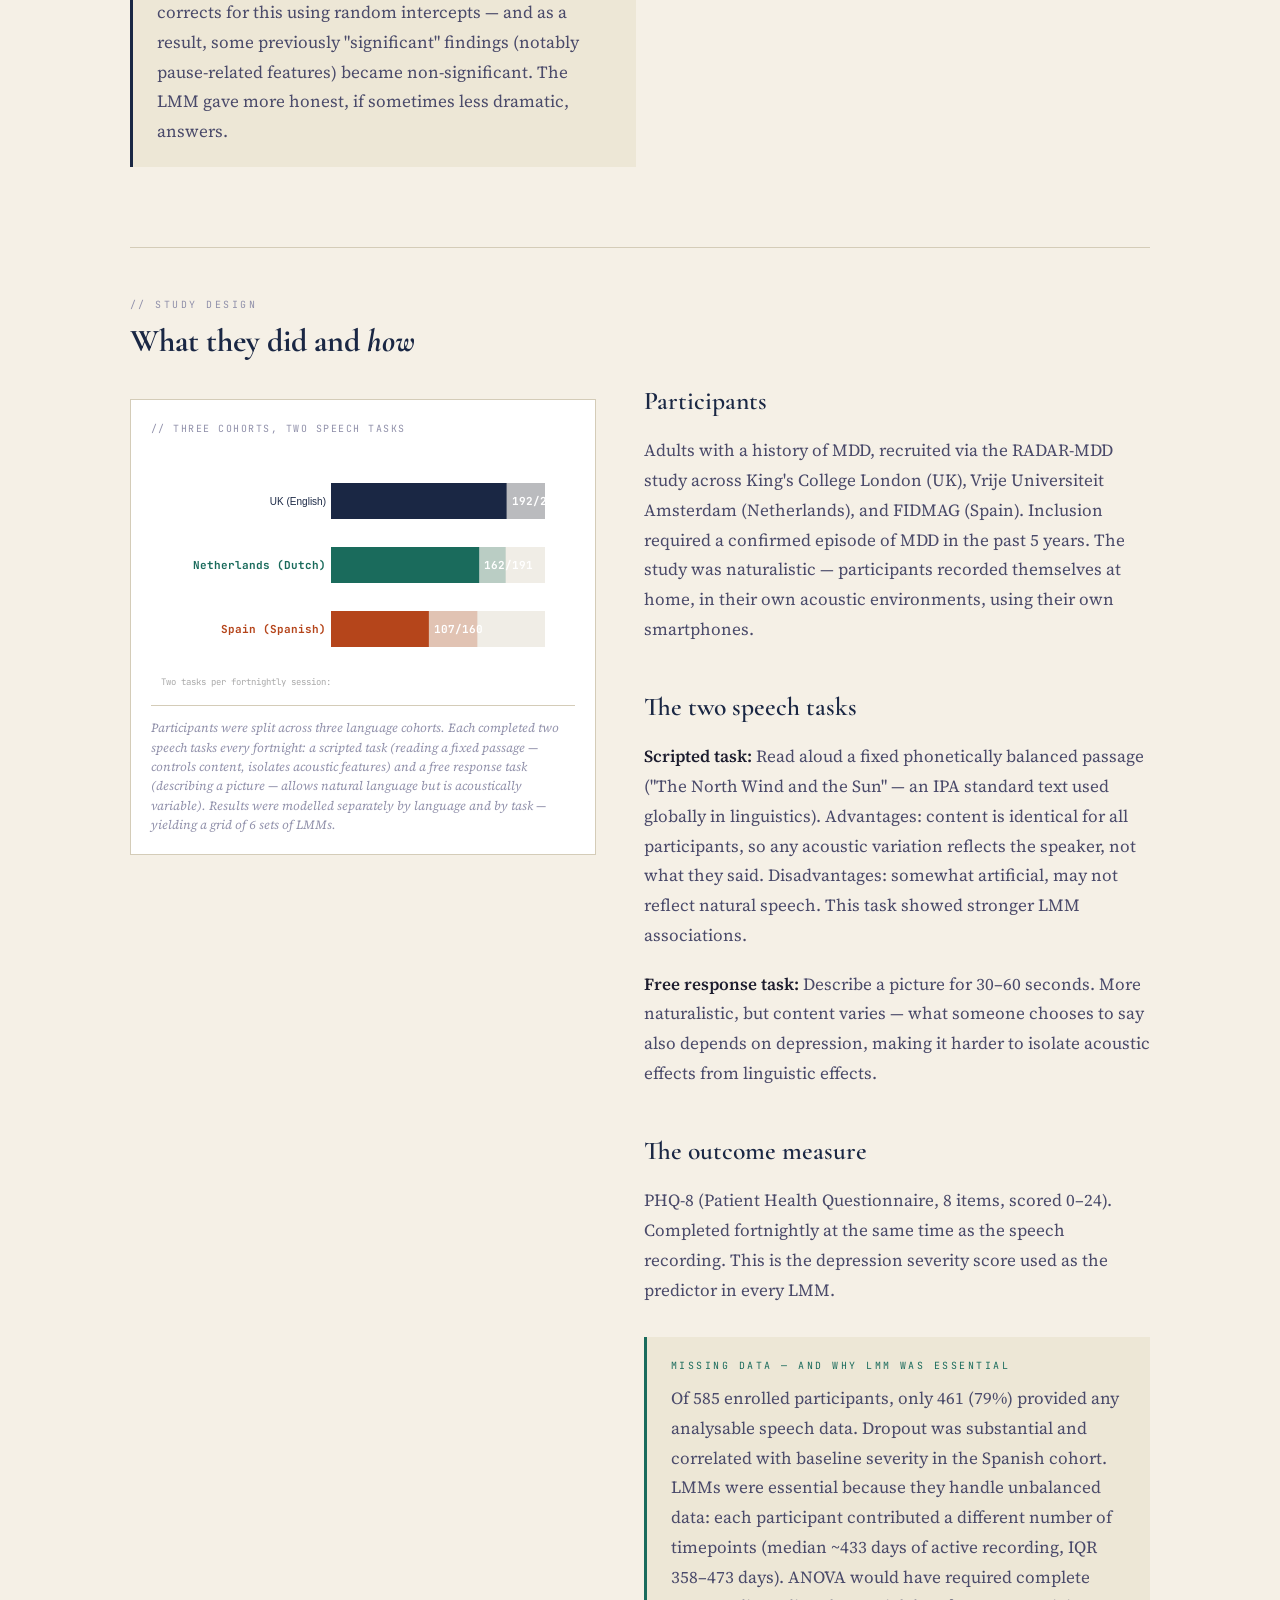
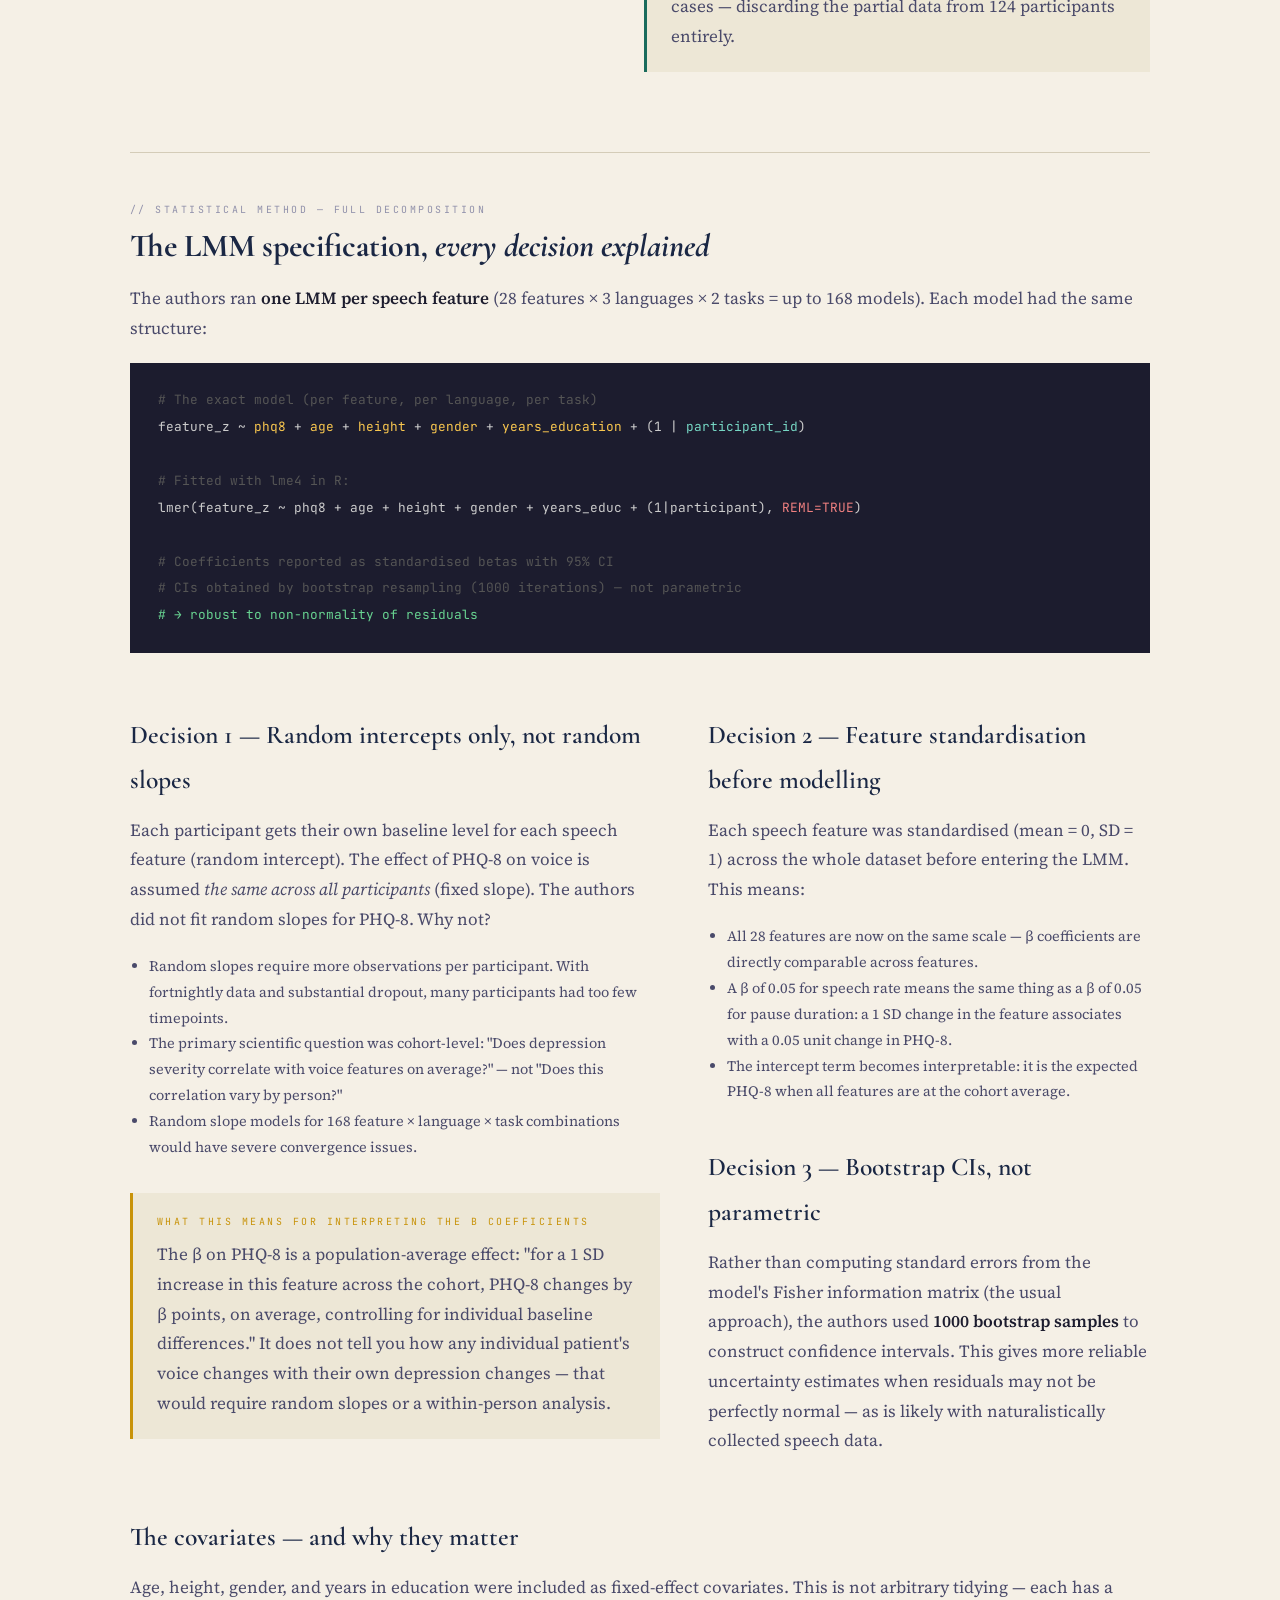
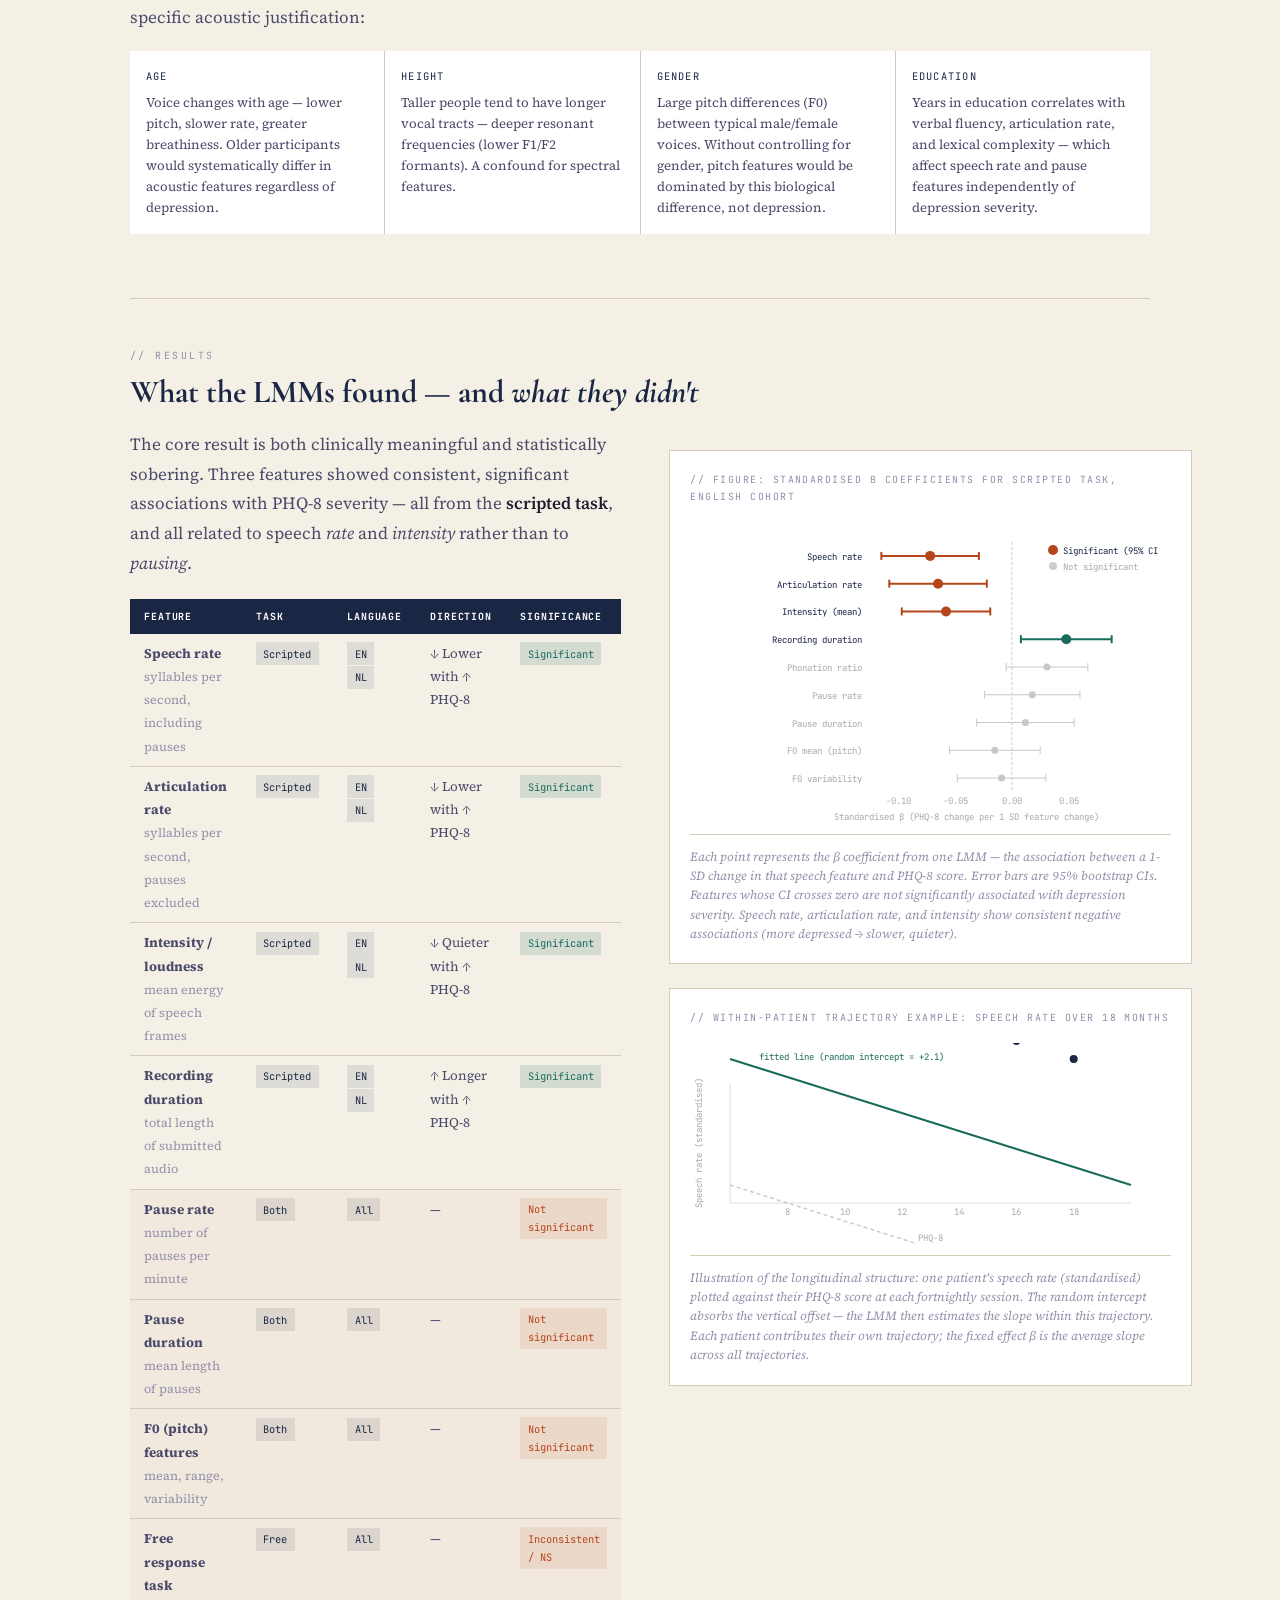
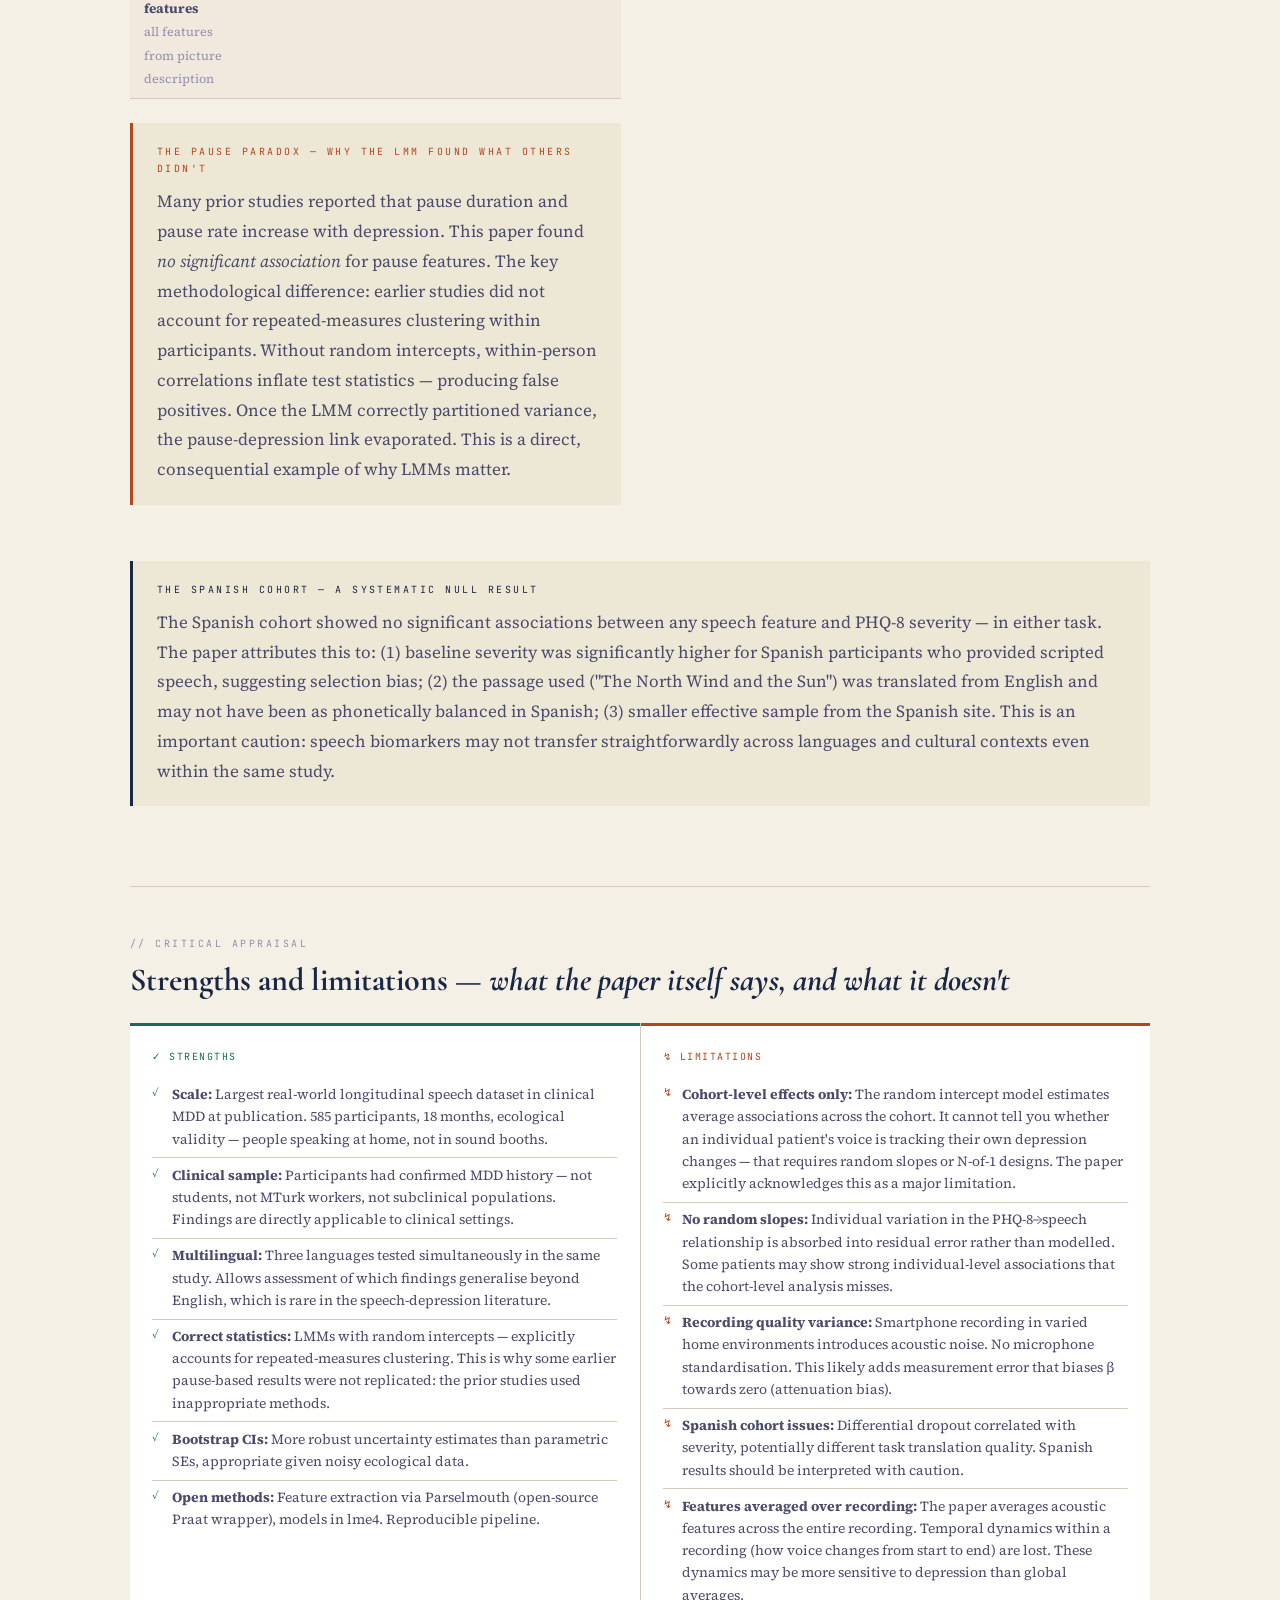
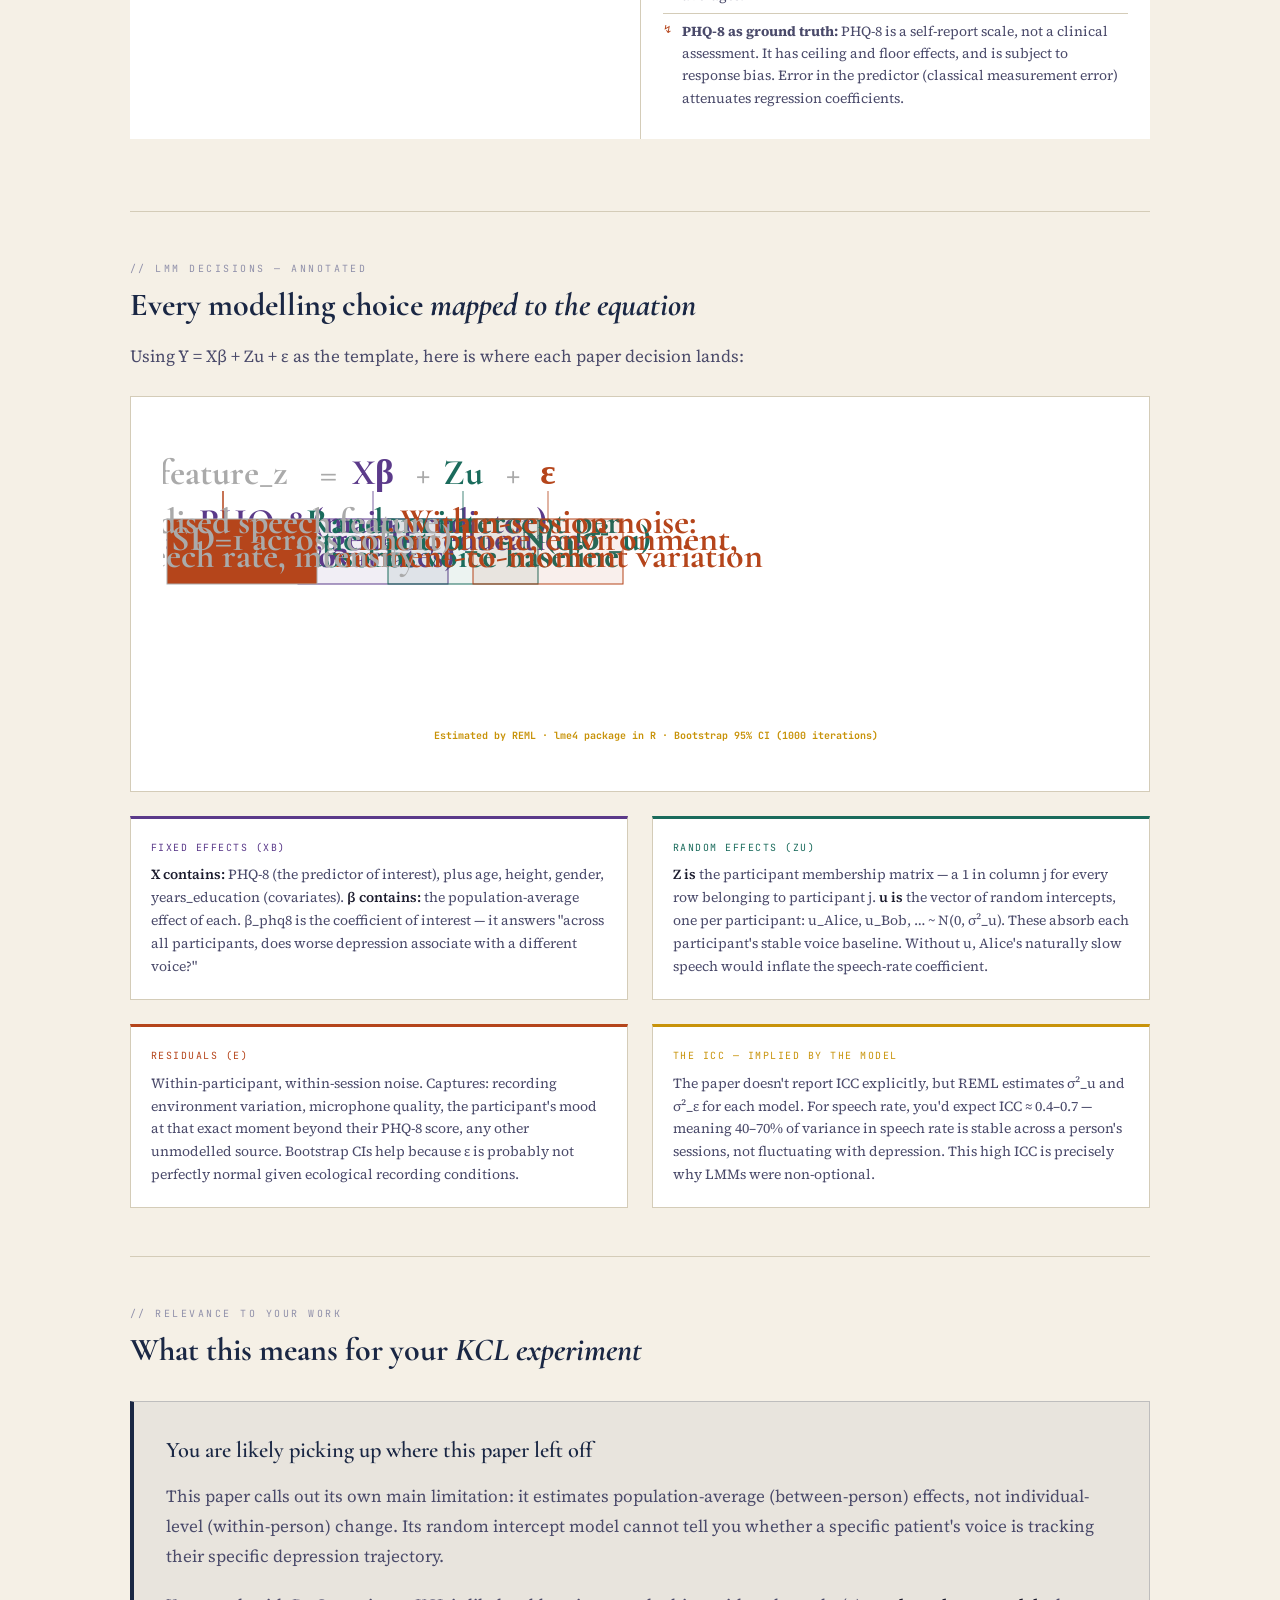
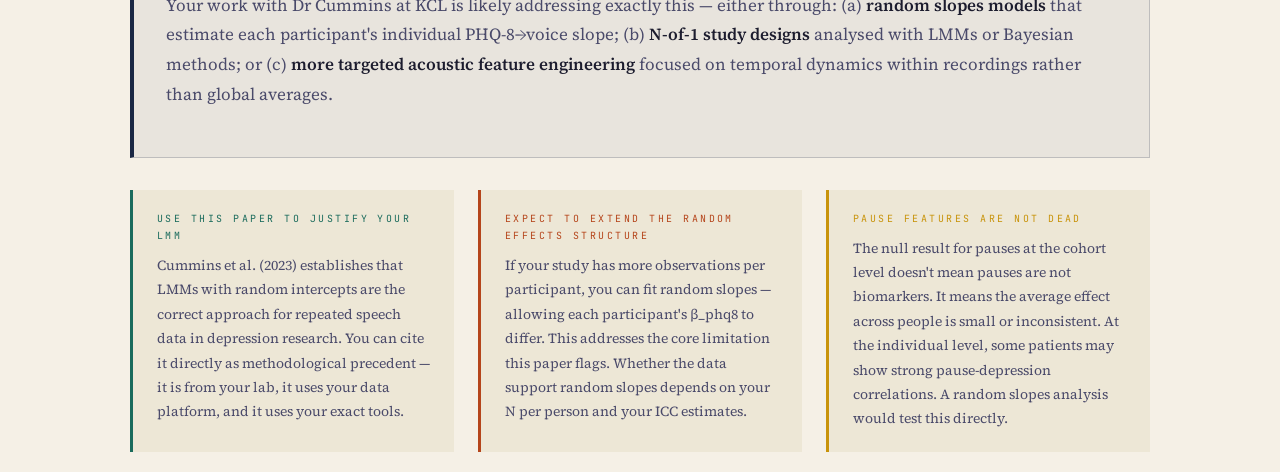
<file: paper.html>
<!DOCTYPE html>
<html lang="en">
<head>
<meta charset="UTF-8">
<meta name="viewport" content="width=device-width, initial-scale=1.0">
<title>Paper Dissection — LMM Mastery</title>
<link rel="stylesheet" href="css/style.css">
<style>
/* ── POSTER HEADER ── */
.paper-banner {
  background: var(--navy);
  border-bottom: 3px solid var(--rust);
  padding: 3.5rem 4rem 3rem;
  position: relative; overflow: hidden;
}
.paper-banner::before {
  content: '"';
  position: absolute; right: 3rem; top: -1rem;
  font-family: 'Cormorant Garamond', serif;
  font-size: 22rem; line-height: 1;
  color: rgba(255,255,255,0.025);
  pointer-events: none;
}
.paper-meta {
  font-family: 'JetBrains Mono', monospace;
  font-size: 0.65rem; letter-spacing: 0.18em;
  text-transform: uppercase; color: var(--gold);
  margin-bottom: 1.2rem;
}
.paper-title {
  font-family: 'Cormorant Garamond', serif;
  font-size: clamp(1.6rem, 4vw, 2.8rem);
  font-weight: 700; line-height: 1.15;
  color: white; max-width: 820px;
  margin-bottom: 1rem;
}
.paper-authors {
  font-size: 0.88rem; color: rgba(255,255,255,0.55);
  line-height: 1.7; max-width: 700px;
}
.paper-authors strong { color: rgba(255,255,255,0.9); }
.paper-journal {
  margin-top: 1.2rem;
  font-family: 'JetBrains Mono', monospace;
  font-size: 0.72rem; color: rgba(255,255,255,0.4);
  letter-spacing: 0.08em;
}
.paper-journal a { color: var(--gold); text-decoration: none; }

/* ── STAT STRIP ── */
.stat-strip {
  display: grid; grid-template-columns: repeat(5, 1fr);
  background: var(--ink); border-bottom: 1px solid rgba(255,255,255,0.08);
}
.ss-cell {
  padding: 1.4rem 1.2rem; text-align: center;
  border-right: 1px solid rgba(255,255,255,0.06);
}
.ss-cell:last-child { border-right: none; }
.ss-num {
  font-family: 'Cormorant Garamond', serif;
  font-size: 2.4rem; font-weight: 700;
  color: white; line-height: 1;
}
.ss-label {
  font-family: 'JetBrains Mono', monospace;
  font-size: 0.6rem; letter-spacing: 0.12em;
  text-transform: uppercase; color: rgba(255,255,255,0.3);
  margin-top: 0.3rem;
}
.ss-num.gold { color: var(--gold); }
.ss-num.teal { color: #76d7c4; }
.ss-num.rust { color: #f08080; }

/* ── SECTION STRUCTURE ── */
.dissect-section {
  border-bottom: 1px solid var(--border);
  padding: 3rem 0;
}
.ds-label {
  font-family: 'JetBrains Mono', monospace;
  font-size: 0.62rem; letter-spacing: 0.25em;
  text-transform: uppercase; color: var(--ink-ghost);
  margin-bottom: 0.6rem;
}
.ds-heading {
  font-family: 'Cormorant Garamond', serif;
  font-size: 2rem; font-weight: 700;
  color: var(--navy); line-height: 1.15;
  margin-bottom: 1.2rem;
}

/* ── TWO-TONE LAYOUT ── */
.split-layout {
  display: grid; grid-template-columns: 1.2fr 1fr;
  gap: 3rem; align-items: start;
}
.split-layout.rev { grid-template-columns: 1fr 1.2fr; }

/* ── QUOTE BOX ── */
.paper-quote {
  border-left: 3px solid var(--rust);
  background: rgba(181,69,27,0.06);
  padding: 1rem 1.25rem;
  margin: 1.25rem 0;
  font-style: italic;
  font-size: 0.92rem;
  color: var(--ink-faint);
  line-height: 1.7;
}
.paper-quote cite {
  display: block; margin-top: 0.5rem;
  font-style: normal; font-family: 'JetBrains Mono', monospace;
  font-size: 0.65rem; letter-spacing: 0.1em;
  color: var(--ink-ghost); text-transform: uppercase;
}

/* ── MODEL SPEC BOX ── */
.model-spec {
  background: var(--ink); color: #ccc;
  font-family: 'JetBrains Mono', monospace;
  font-size: 0.8rem; padding: 1.5rem 1.75rem;
  line-height: 2.1; margin: 1.25rem 0;
}
.model-spec .ms-c  { color: #555; }
.model-spec .ms-k  { color: #76d7c4; }
.model-spec .ms-v  { color: #f9c74f; }
.model-spec .ms-s  { color: #f08080; }
.model-spec .ms-ok { color: #68d391; }

/* ── RESULT TABLE ── */
.res-table {
  width: 100%; border-collapse: collapse;
  font-size: 0.83rem; margin: 1.25rem 0;
}
.res-table th {
  background: var(--navy); color: white;
  padding: 0.55rem 0.9rem; text-align: left;
  font-family: 'JetBrains Mono', monospace;
  font-size: 0.62rem; letter-spacing: 0.08em;
  text-transform: uppercase;
}
.res-table td {
  padding: 0.5rem 0.9rem;
  border-bottom: 1px solid var(--border);
  color: var(--ink-faint);
  vertical-align: top;
}
.res-table tr:hover td { background: var(--paper-dark); }
.badge-sig  { background: rgba(26,107,92,0.15); color: var(--teal); font-family:'JetBrains Mono',monospace; font-size:0.65rem; padding:0.15rem 0.45rem; display:inline-block; }
.badge-ns   { background: rgba(181,69,27,0.1);  color: var(--rust); font-family:'JetBrains Mono',monospace; font-size:0.65rem; padding:0.15rem 0.45rem; display:inline-block; }
.badge-lang { background: rgba(26,39,68,0.1); color: var(--navy); font-family:'JetBrains Mono',monospace; font-size:0.65rem; padding:0.15rem 0.45rem; display:inline-block; }

/* ── DESIGN DIAGRAM ── */
.design-fig {
  background: white; border: 1px solid var(--border);
  padding: 1.25rem; margin: 1.25rem 0;
}
.design-fig canvas { display: block; width: 100%; }
.design-caption {
  font-size: 0.78rem; color: var(--ink-ghost);
  font-style: italic; margin-top: 0.75rem;
  padding-top: 0.75rem; border-top: 1px solid var(--border);
  line-height: 1.55;
}

/* ── CRITIQUE GRID ── */
.crit-grid {
  display: grid; grid-template-columns: 1fr 1fr;
  gap: 1px; background: var(--border); margin: 1.5rem 0;
}
.crit-cell { background: white; padding: 1.4rem; }
.crit-cell.strength { border-top: 3px solid var(--teal); }
.crit-cell.limit    { border-top: 3px solid var(--rust); }
.crit-head {
  font-family: 'JetBrains Mono', monospace;
  font-size: 0.62rem; letter-spacing: 0.15em;
  text-transform: uppercase; margin-bottom: 0.75rem;
}
.crit-cell.strength .crit-head { color: var(--teal); }
.crit-cell.limit    .crit-head { color: var(--rust); }
.crit-list { list-style: none; padding: 0; }
.crit-list li {
  font-size: 0.87rem; color: var(--ink-faint);
  padding: 0.4rem 0; border-bottom: 1px solid var(--border);
  line-height: 1.6; padding-left: 1.2rem; position: relative;
}
.crit-list li::before {
  position: absolute; left: 0; top: 0.4rem;
  font-size: 0.7rem;
}
.crit-cell.strength .crit-list li::before { content: '✓'; color: var(--teal); }
.crit-cell.limit    .crit-list li::before { content: '↯'; color: var(--rust); }
.crit-list li:last-child { border-bottom: none; }

/* ── YOUR STUDY BRIDGE ── */
.bridge-box {
  background: rgba(26,39,68,0.06);
  border: 1px solid rgba(26,39,68,0.2);
  border-left: 4px solid var(--navy);
  padding: 1.75rem 2rem; margin: 2rem 0;
}
.bridge-box h3 { margin-top: 0; color: var(--navy); font-size: 1.4rem; }

@media(max-width:700px){
  .stat-strip { grid-template-columns: 1fr 1fr; }
  .split-layout, .split-layout.rev { grid-template-columns: 1fr; }
  .crit-grid { grid-template-columns: 1fr; }
  .paper-banner { padding: 2.5rem 1.5rem 2rem; }
}
</style>
</head>
<body>
<nav class="site-nav">
  <a href="index.html" class="nav-brand"><span>LMM</span> · Mastery</a>
  <div class="nav-links">
    <a href="history.html">History</a>
    <a href="problem.html">The Problem</a>
    <a href="data-types.html">Data Types</a>
    <a href="math.html">The Math</a>
    <a href="applications.html">Applications</a>
    <a href="radar.html">RADAR-CNS</a>
    <a href="example.html">Worked Example</a>
    <a href="glmm.html">GLMM</a>
    <a href="paper.html" class="active">Paper Dissection</a>
  </div>
</nav>

<div class="page-body">

  <!-- ══ PAPER HEADER ══════════════════════════════════════ -->
  <div class="paper-banner">
    <div class="paper-meta">Paper Dissection · Journal of Affective Disorders · 2023</div>
    <div class="paper-title">Multilingual Markers of Depression in Remotely Collected Speech Samples: A Preliminary Analysis</div>
    <div class="paper-authors">
      <strong>Nicholas Cummins</strong>, Judith Dineley, Pauline Conde, Faith Matcham, Sara Siddi, Femke Lamers, Ewan Carr, Grace Lavelle, Daniel Leightley, Katie M. White, Carolin Oetzmann, Edward L. Campbell, Sara Simblett, Stuart Bruce, Josep Maria Haro, Brenda W.J.H. Penninx, Yatharth Ranjan, Zulqarnain Rashid, Callum Stewart, Amos A. Folarin, Raquel Bailón, Björn W. Schuller, Til Wykes, Srinivasan Vairavan, Richard J.B. Dobson, Vaibhav A. Narayan, Matthew Hotopf &amp; the RADAR-CNS Consortium
    </div>
    <div class="paper-journal">
      <em>Journal of Affective Disorders</em>, Vol. 341, pp. 128–136, November 2023 ·
      <a href="https://doi.org/10.1016/j.jad.2023.08.097" target="_blank">doi: 10.1016/j.jad.2023.08.097</a> ·
      Corresponding author: <strong>nick.cummins@kcl.ac.uk</strong> — Institute of Psychiatry, Psychology &amp; Neuroscience, King's College London
    </div>
  </div>

  <!-- ══ QUICK STATS ════════════════════════════════════════ -->
  <div class="stat-strip">
    <div class="ss-cell"><div class="ss-num gold">585</div><div class="ss-label">Participants enrolled</div></div>
    <div class="ss-cell"><div class="ss-num teal">461</div><div class="ss-label">With analysable speech (79%)</div></div>
    <div class="ss-cell"><div class="ss-num">18</div><div class="ss-label">Months follow-up</div></div>
    <div class="ss-cell"><div class="ss-num">28</div><div class="ss-label">Speech features tested</div></div>
    <div class="ss-cell"><div class="ss-num rust">3</div><div class="ss-label">Languages · countries</div></div>
  </div>

  <div class="content-wide">

    <!-- ══ WHY THIS PAPER ══════════════════════════════════ -->
    <div class="dissect-section">
      <div class="ds-label">// Why This Paper</div>
      <div class="ds-heading">The single most relevant paper to your experiment</div>

      <div class="split-layout">
        <div>
          <p>This is the paper you will almost certainly cite when writing up your own KCL voice study. It is the <strong>largest real-world, longitudinal speech study in clinical depression</strong> ever conducted at the time of publication — 585 participants with a confirmed history of MDD across three languages, recording themselves via smartphone every fortnight for 18 months, with fortnightly PHQ-8 assessments to track symptom severity.</p>
          <p>The corresponding author is <strong>Dr Nicholas Cummins</strong>, your supervisor at KCL. Understanding this paper deeply — its choices, its findings, and its acknowledged limitations — is foundational context for whatever you will do next in his lab.</p>
          <p>Crucially, the central statistical tool is <strong>exactly the LMM you have been studying</strong>: a random intercept model with PHQ-8 as the fixed predictor, one model per speech feature, estimated with the <code>lme4</code> package in R. This makes the paper a perfect illustration of LMMs applied at scale to precisely the kind of data you will encounter.</p>

          <div class="callout navy" style="margin-top:1.5rem;">
            <div class="callout-label">Why it matters that LMMs were used — not simple correlation</div>
            <p>Earlier studies (including many that found stronger pause effects) used simple correlations or group comparisons. They did not account for the clustering of repeated measures within the same person. This paper explicitly corrects for this using random intercepts — and as a result, some previously "significant" findings (notably pause-related features) became non-significant. The LMM gave more honest, if sometimes less dramatic, answers.</p>
          </div>
        </div>
        <div>
          <div class="design-fig">
            <div style="font-family:'JetBrains Mono',monospace;font-size:0.62rem;letter-spacing:0.15em;text-transform:uppercase;color:var(--ink-ghost);margin-bottom:1rem;">// Study timeline — one participant</div>
            <canvas id="timelineCanvas" height="200"></canvas>
            <div class="design-caption">Each participant completed fortnightly cycles: a smartphone speech recording followed immediately by a PHQ-8 questionnaire. Over 18 months, this generates ~39 paired (speech, PHQ-8) datapoints per participant — a dense longitudinal dataset within each person.</div>
          </div>
        </div>
      </div>
    </div>

    <!-- ══ STUDY DESIGN ════════════════════════════════════ -->
    <div class="dissect-section">
      <div class="ds-label">// Study Design</div>
      <div class="ds-heading">What they did and <em>how</em></div>

      <div class="split-layout rev">
        <div>
          <div class="design-fig">
            <div style="font-family:'JetBrains Mono',monospace;font-size:0.62rem;letter-spacing:0.15em;text-transform:uppercase;color:var(--ink-ghost);margin-bottom:1rem;">// Three cohorts, two speech tasks</div>
            <canvas id="cohortCanvas" height="240"></canvas>
            <div class="design-caption">Participants were split across three language cohorts. Each completed two speech tasks every fortnight: a scripted task (reading a fixed passage — controls content, isolates acoustic features) and a free response task (describing a picture — allows natural language but is acoustically variable). Results were modelled separately by language and by task — yielding a grid of 6 sets of LMMs.</div>
          </div>
        </div>
        <div>
          <h3 style="margin-top:0;">Participants</h3>
          <p>Adults with a history of MDD, recruited via the RADAR-MDD study across King's College London (UK), Vrije Universiteit Amsterdam (Netherlands), and FIDMAG (Spain). Inclusion required a confirmed episode of MDD in the past 5 years. The study was naturalistic — participants recorded themselves at home, in their own acoustic environments, using their own smartphones.</p>

          <h3>The two speech tasks</h3>
          <p><strong>Scripted task:</strong> Read aloud a fixed phonetically balanced passage ("The North Wind and the Sun" — an IPA standard text used globally in linguistics). Advantages: content is identical for all participants, so any acoustic variation reflects the speaker, not what they said. Disadvantages: somewhat artificial, may not reflect natural speech. This task showed stronger LMM associations.</p>
          <p><strong>Free response task:</strong> Describe a picture for 30–60 seconds. More naturalistic, but content varies — what someone chooses to say also depends on depression, making it harder to isolate acoustic effects from linguistic effects.</p>

          <h3>The outcome measure</h3>
          <p>PHQ-8 (Patient Health Questionnaire, 8 items, scored 0–24). Completed fortnightly at the same time as the speech recording. This is the depression severity score used as the predictor in every LMM.</p>

          <div class="callout teal">
            <div class="callout-label">Missing data — and why LMM was essential</div>
            <p>Of 585 enrolled participants, only 461 (79%) provided any analysable speech data. Dropout was substantial and correlated with baseline severity in the Spanish cohort. LMMs were essential because they handle unbalanced data: each participant contributed a different number of timepoints (median ~433 days of active recording, IQR 358–473 days). ANOVA would have required complete cases — discarding the partial data from 124 participants entirely.</p>
          </div>
        </div>
      </div>
    </div>

    <!-- ══ THE LMM: EXACTLY HOW THEY DID IT ═══════════════ -->
    <div class="dissect-section">
      <div class="ds-label">// Statistical Method — Full Decomposition</div>
      <div class="ds-heading">The LMM specification, <em>every decision explained</em></div>

      <p>The authors ran <strong>one LMM per speech feature</strong> (28 features × 3 languages × 2 tasks = up to 168 models). Each model had the same structure:</p>

      <div class="model-spec">
        <span class="ms-c"># The exact model (per feature, per language, per task)</span><br>
        feature_z ~ <span class="ms-v">phq8</span> + <span class="ms-v">age</span> + <span class="ms-v">height</span> + <span class="ms-v">gender</span> + <span class="ms-v">years_education</span> + (1 | <span class="ms-k">participant_id</span>)<br><br>
        <span class="ms-c"># Fitted with lme4 in R:</span><br>
        lmer(feature_z ~ phq8 + age + height + gender + years_educ + (1|participant), <span class="ms-s">REML=TRUE</span>)<br><br>
        <span class="ms-c"># Coefficients reported as standardised betas with 95% CI</span><br>
        <span class="ms-c"># CIs obtained by bootstrap resampling (1000 iterations) — not parametric</span><br>
        <span class="ms-ok"># → robust to non-normality of residuals</span>
      </div>

      <div class="split-layout">
        <div>
          <h3>Decision 1 — Random intercepts only, not random slopes</h3>
          <p>Each participant gets their own baseline level for each speech feature (random intercept). The effect of PHQ-8 on voice is assumed <em>the same across all participants</em> (fixed slope). The authors did not fit random slopes for PHQ-8. Why not?</p>
          <ul style="font-size:0.9rem;color:var(--ink-faint);line-height:1.8;padding-left:1.2rem;margin:0.75rem 0;">
            <li>Random slopes require more observations per participant. With fortnightly data and substantial dropout, many participants had too few timepoints.</li>
            <li>The primary scientific question was cohort-level: "Does depression severity correlate with voice features on average?" — not "Does this correlation vary by person?"</li>
            <li>Random slope models for 168 feature × language × task combinations would have severe convergence issues.</li>
          </ul>
          <div class="callout gold">
            <div class="callout-label">What this means for interpreting the β coefficients</div>
            <p>The β on PHQ-8 is a population-average effect: "for a 1 SD increase in this feature across the cohort, PHQ-8 changes by β points, on average, controlling for individual baseline differences." It does not tell you how any individual patient's voice changes with their own depression changes — that would require random slopes or a within-person analysis.</p>
          </div>
        </div>
        <div>
          <h3>Decision 2 — Feature standardisation before modelling</h3>
          <p>Each speech feature was standardised (mean = 0, SD = 1) across the whole dataset before entering the LMM. This means:</p>
          <ul style="font-size:0.9rem;color:var(--ink-faint);line-height:1.8;padding-left:1.2rem;margin:0.75rem 0;">
            <li>All 28 features are now on the same scale — β coefficients are directly comparable across features.</li>
            <li>A β of 0.05 for speech rate means the same thing as a β of 0.05 for pause duration: a 1 SD change in the feature associates with a 0.05 unit change in PHQ-8.</li>
            <li>The intercept term becomes interpretable: it is the expected PHQ-8 when all features are at the cohort average.</li>
          </ul>

          <h3>Decision 3 — Bootstrap CIs, not parametric</h3>
          <p>Rather than computing standard errors from the model's Fisher information matrix (the usual approach), the authors used <strong>1000 bootstrap samples</strong> to construct confidence intervals. This gives more reliable uncertainty estimates when residuals may not be perfectly normal — as is likely with naturalistically collected speech data.</p>
        </div>
      </div>

      <h3>The covariates — and why they matter</h3>
      <p>Age, height, gender, and years in education were included as fixed-effect covariates. This is not arbitrary tidying — each has a specific acoustic justification:</p>

      <div style="display:grid;grid-template-columns:1fr 1fr 1fr 1fr;gap:1px;background:var(--border);margin:1rem 0;">
        <div style="background:white;padding:1rem;">
          <div style="font-family:'JetBrains Mono',monospace;font-size:0.65rem;letter-spacing:0.12em;text-transform:uppercase;color:var(--navy);margin-bottom:0.4rem;">Age</div>
          <div style="font-size:0.82rem;color:var(--ink-faint);line-height:1.6;">Voice changes with age — lower pitch, slower rate, greater breathiness. Older participants would systematically differ in acoustic features regardless of depression.</div>
        </div>
        <div style="background:white;padding:1rem;">
          <div style="font-family:'JetBrains Mono',monospace;font-size:0.65rem;letter-spacing:0.12em;text-transform:uppercase;color:var(--navy);margin-bottom:0.4rem;">Height</div>
          <div style="font-size:0.82rem;color:var(--ink-faint);line-height:1.6;">Taller people tend to have longer vocal tracts — deeper resonant frequencies (lower F1/F2 formants). A confound for spectral features.</div>
        </div>
        <div style="background:white;padding:1rem;">
          <div style="font-family:'JetBrains Mono',monospace;font-size:0.65rem;letter-spacing:0.12em;text-transform:uppercase;color:var(--navy);margin-bottom:0.4rem;">Gender</div>
          <div style="font-size:0.82rem;color:var(--ink-faint);line-height:1.6;">Large pitch differences (F0) between typical male/female voices. Without controlling for gender, pitch features would be dominated by this biological difference, not depression.</div>
        </div>
        <div style="background:white;padding:1rem;">
          <div style="font-family:'JetBrains Mono',monospace;font-size:0.65rem;letter-spacing:0.12em;text-transform:uppercase;color:var(--navy);margin-bottom:0.4rem;">Education</div>
          <div style="font-size:0.82rem;color:var(--ink-faint);line-height:1.6;">Years in education correlates with verbal fluency, articulation rate, and lexical complexity — which affect speech rate and pause features independently of depression severity.</div>
        </div>
      </div>
    </div>

    <!-- ══ RESULTS ══════════════════════════════════════════ -->
    <div class="dissect-section">
      <div class="ds-label">// Results</div>
      <div class="ds-heading">What the LMMs found — and <em>what they didn't</em></div>

      <div class="split-layout">
        <div>
          <p>The core result is both clinically meaningful and statistically sobering. Three features showed consistent, significant associations with PHQ-8 severity — all from the <strong>scripted task</strong>, and all related to speech <em>rate</em> and <em>intensity</em> rather than to <em>pausing</em>.</p>

          <table class="res-table">
            <thead>
              <tr><th>Feature</th><th>Task</th><th>Language</th><th>Direction</th><th>Significance</th></tr>
            </thead>
            <tbody>
              <tr>
                <td><strong>Speech rate</strong><br><span style="font-size:0.78rem;color:var(--ink-ghost);">syllables per second, including pauses</span></td>
                <td><span class="badge-lang">Scripted</span></td>
                <td><span class="badge-lang">EN</span> <span class="badge-lang">NL</span></td>
                <td>↓ Lower with ↑ PHQ-8</td>
                <td><span class="badge-sig">Significant</span></td>
              </tr>
              <tr>
                <td><strong>Articulation rate</strong><br><span style="font-size:0.78rem;color:var(--ink-ghost);">syllables per second, pauses excluded</span></td>
                <td><span class="badge-lang">Scripted</span></td>
                <td><span class="badge-lang">EN</span> <span class="badge-lang">NL</span></td>
                <td>↓ Lower with ↑ PHQ-8</td>
                <td><span class="badge-sig">Significant</span></td>
              </tr>
              <tr>
                <td><strong>Intensity / loudness</strong><br><span style="font-size:0.78rem;color:var(--ink-ghost);">mean energy of speech frames</span></td>
                <td><span class="badge-lang">Scripted</span></td>
                <td><span class="badge-lang">EN</span> <span class="badge-lang">NL</span></td>
                <td>↓ Quieter with ↑ PHQ-8</td>
                <td><span class="badge-sig">Significant</span></td>
              </tr>
              <tr>
                <td><strong>Recording duration</strong><br><span style="font-size:0.78rem;color:var(--ink-ghost);">total length of submitted audio</span></td>
                <td><span class="badge-lang">Scripted</span></td>
                <td><span class="badge-lang">EN</span> <span class="badge-lang">NL</span></td>
                <td>↑ Longer with ↑ PHQ-8</td>
                <td><span class="badge-sig">Significant</span></td>
              </tr>
              <tr style="background:rgba(181,69,27,0.04);">
                <td><strong>Pause rate</strong><br><span style="font-size:0.78rem;color:var(--ink-ghost);">number of pauses per minute</span></td>
                <td><span class="badge-lang">Both</span></td>
                <td><span class="badge-lang">All</span></td>
                <td>—</td>
                <td><span class="badge-ns">Not significant</span></td>
              </tr>
              <tr style="background:rgba(181,69,27,0.04);">
                <td><strong>Pause duration</strong><br><span style="font-size:0.78rem;color:var(--ink-ghost);">mean length of pauses</span></td>
                <td><span class="badge-lang">Both</span></td>
                <td><span class="badge-lang">All</span></td>
                <td>—</td>
                <td><span class="badge-ns">Not significant</span></td>
              </tr>
              <tr style="background:rgba(181,69,27,0.04);">
                <td><strong>F0 (pitch) features</strong><br><span style="font-size:0.78rem;color:var(--ink-ghost);">mean, range, variability</span></td>
                <td><span class="badge-lang">Both</span></td>
                <td><span class="badge-lang">All</span></td>
                <td>—</td>
                <td><span class="badge-ns">Not significant</span></td>
              </tr>
              <tr style="background:rgba(181,69,27,0.04);">
                <td><strong>Free response task features</strong><br><span style="font-size:0.78rem;color:var(--ink-ghost);">all features from picture description</span></td>
                <td><span class="badge-lang">Free</span></td>
                <td><span class="badge-lang">All</span></td>
                <td>—</td>
                <td><span class="badge-ns">Inconsistent / NS</span></td>
              </tr>
            </tbody>
          </table>

          <div class="callout rust" style="margin-top:1.5rem;">
            <div class="callout-label">The pause paradox — why the LMM found what others didn't</div>
            <p>Many prior studies reported that pause duration and pause rate increase with depression. This paper found <em>no significant association</em> for pause features. The key methodological difference: earlier studies did not account for repeated-measures clustering within participants. Without random intercepts, within-person correlations inflate test statistics — producing false positives. Once the LMM correctly partitioned variance, the pause-depression link evaporated. This is a direct, consequential example of why LMMs matter.</p>
          </div>
        </div>

        <div>
          <div class="design-fig">
            <div style="font-family:'JetBrains Mono',monospace;font-size:0.62rem;letter-spacing:0.15em;text-transform:uppercase;color:var(--ink-ghost);margin-bottom:1rem;">// Figure: Standardised β coefficients for scripted task, English cohort</div>
            <canvas id="coefCanvas" height="300"></canvas>
            <div class="design-caption">Each point represents the β coefficient from one LMM — the association between a 1-SD change in that speech feature and PHQ-8 score. Error bars are 95% bootstrap CIs. Features whose CI crosses zero are not significantly associated with depression severity. Speech rate, articulation rate, and intensity show consistent negative associations (more depressed → slower, quieter).</div>
          </div>

          <div class="design-fig" style="margin-top:1.5rem;">
            <div style="font-family:'JetBrains Mono',monospace;font-size:0.62rem;letter-spacing:0.15em;text-transform:uppercase;color:var(--ink-ghost);margin-bottom:1rem;">// Within-patient trajectory example: speech rate over 18 months</div>
            <canvas id="trajCanvas" height="200"></canvas>
            <div class="design-caption">Illustration of the longitudinal structure: one patient's speech rate (standardised) plotted against their PHQ-8 score at each fortnightly session. The random intercept absorbs the vertical offset — the LMM then estimates the slope within this trajectory. Each patient contributes their own trajectory; the fixed effect β is the average slope across all trajectories.</div>
          </div>
        </div>
      </div>

      <!-- Spanish cohort -->
      <div class="callout navy" style="margin-top:1.5rem;">
        <div class="callout-label">The Spanish cohort — a systematic null result</div>
        <p>The Spanish cohort showed no significant associations between any speech feature and PHQ-8 severity — in either task. The paper attributes this to: (1) baseline severity was significantly higher for Spanish participants who provided scripted speech, suggesting selection bias; (2) the passage used ("The North Wind and the Sun") was translated from English and may not have been as phonetically balanced in Spanish; (3) smaller effective sample from the Spanish site. This is an important caution: speech biomarkers may not transfer straightforwardly across languages and cultural contexts even within the same study.</p>
      </div>
    </div>

    <!-- ══ STRENGTHS & LIMITATIONS ══════════════════════════ -->
    <div class="dissect-section">
      <div class="ds-label">// Critical Appraisal</div>
      <div class="ds-heading">Strengths and limitations — <em>what the paper itself says, and what it doesn't</em></div>

      <div class="crit-grid">
        <div class="crit-cell strength">
          <div class="crit-head">✓ Strengths</div>
          <ul class="crit-list">
            <li><strong>Scale:</strong> Largest real-world longitudinal speech dataset in clinical MDD at publication. 585 participants, 18 months, ecological validity — people speaking at home, not in sound booths.</li>
            <li><strong>Clinical sample:</strong> Participants had confirmed MDD history — not students, not MTurk workers, not subclinical populations. Findings are directly applicable to clinical settings.</li>
            <li><strong>Multilingual:</strong> Three languages tested simultaneously in the same study. Allows assessment of which findings generalise beyond English, which is rare in the speech-depression literature.</li>
            <li><strong>Correct statistics:</strong> LMMs with random intercepts — explicitly accounts for repeated-measures clustering. This is why some earlier pause-based results were not replicated: the prior studies used inappropriate methods.</li>
            <li><strong>Bootstrap CIs:</strong> More robust uncertainty estimates than parametric SEs, appropriate given noisy ecological data.</li>
            <li><strong>Open methods:</strong> Feature extraction via Parselmouth (open-source Praat wrapper), models in lme4. Reproducible pipeline.</li>
          </ul>
        </div>
        <div class="crit-cell limit">
          <div class="crit-head">↯ Limitations</div>
          <ul class="crit-list">
            <li><strong>Cohort-level effects only:</strong> The random intercept model estimates average associations across the cohort. It cannot tell you whether an individual patient's voice is tracking their own depression changes — that requires random slopes or N-of-1 designs. The paper explicitly acknowledges this as a major limitation.</li>
            <li><strong>No random slopes:</strong> Individual variation in the PHQ-8→speech relationship is absorbed into residual error rather than modelled. Some patients may show strong individual-level associations that the cohort-level analysis misses.</li>
            <li><strong>Recording quality variance:</strong> Smartphone recording in varied home environments introduces acoustic noise. No microphone standardisation. This likely adds measurement error that biases β towards zero (attenuation bias).</li>
            <li><strong>Spanish cohort issues:</strong> Differential dropout correlated with severity, potentially different task translation quality. Spanish results should be interpreted with caution.</li>
            <li><strong>Features averaged over recording:</strong> The paper averages acoustic features across the entire recording. Temporal dynamics within a recording (how voice changes from start to end) are lost. These dynamics may be more sensitive to depression than global averages.</li>
            <li><strong>PHQ-8 as ground truth:</strong> PHQ-8 is a self-report scale, not a clinical assessment. It has ceiling and floor effects, and is subject to response bias. Error in the predictor (classical measurement error) attenuates regression coefficients.</li>
          </ul>
        </div>
      </div>
    </div>

    <!-- ══ LMM DECISIONS ANNOTATED ══════════════════════════ -->
    <div class="dissect-section">
      <div class="ds-label">// LMM Decisions — Annotated</div>
      <div class="ds-heading">Every modelling choice <em>mapped to the equation</em></div>

      <p>Using Y = Xβ + Zu + ε as the template, here is where each paper decision lands:</p>

      <div style="background:white; border:1px solid var(--border); padding:2rem; margin:1.5rem 0;">
        <canvas id="eqMapCanvas" height="320"></canvas>
      </div>

      <div style="display:grid; grid-template-columns:1fr 1fr; gap:1.5rem; margin-top:1.5rem;">
        <div style="background:white; border:1px solid var(--border); border-top:3px solid var(--fixed-col); padding:1.25rem;">
          <div style="font-family:'JetBrains Mono',monospace;font-size:0.62rem;letter-spacing:0.15em;text-transform:uppercase;color:var(--fixed-col);margin-bottom:0.5rem;">Fixed Effects (Xβ)</div>
          <p style="font-size:0.87rem;color:var(--ink-faint);line-height:1.65;margin:0;"><strong>X contains:</strong> PHQ-8 (the predictor of interest), plus age, height, gender, years_education (covariates). <strong>β contains:</strong> the population-average effect of each. β_phq8 is the coefficient of interest — it answers "across all participants, does worse depression associate with a different voice?"</p>
        </div>
        <div style="background:white; border:1px solid var(--border); border-top:3px solid var(--random-col); padding:1.25rem;">
          <div style="font-family:'JetBrains Mono',monospace;font-size:0.62rem;letter-spacing:0.15em;text-transform:uppercase;color:var(--random-col);margin-bottom:0.5rem;">Random Effects (Zu)</div>
          <p style="font-size:0.87rem;color:var(--ink-faint);line-height:1.65;margin:0;"><strong>Z is</strong> the participant membership matrix — a 1 in column j for every row belonging to participant j. <strong>u is</strong> the vector of random intercepts, one per participant: u_Alice, u_Bob, … ~ N(0, σ²_u). These absorb each participant's stable voice baseline. Without u, Alice's naturally slow speech would inflate the speech-rate coefficient.</p>
        </div>
        <div style="background:white; border:1px solid var(--border); border-top:3px solid var(--rust); padding:1.25rem;">
          <div style="font-family:'JetBrains Mono',monospace;font-size:0.62rem;letter-spacing:0.15em;text-transform:uppercase;color:var(--rust);margin-bottom:0.5rem;">Residuals (ε)</div>
          <p style="font-size:0.87rem;color:var(--ink-faint);line-height:1.65;margin:0;">Within-participant, within-session noise. Captures: recording environment variation, microphone quality, the participant's mood at that exact moment beyond their PHQ-8 score, any other unmodelled source. Bootstrap CIs help because ε is probably not perfectly normal given ecological recording conditions.</p>
        </div>
        <div style="background:white; border:1px solid var(--border); border-top:3px solid var(--gold); padding:1.25rem;">
          <div style="font-family:'JetBrains Mono',monospace;font-size:0.62rem;letter-spacing:0.15em;text-transform:uppercase;color:var(--gold);margin-bottom:0.5rem;">The ICC — implied by the model</div>
          <p style="font-size:0.87rem;color:var(--ink-faint);line-height:1.65;margin:0;">The paper doesn't report ICC explicitly, but REML estimates σ²_u and σ²_ε for each model. For speech rate, you'd expect ICC ≈ 0.4–0.7 — meaning 40–70% of variance in speech rate is stable across a person's sessions, not fluctuating with depression. This high ICC is precisely why LMMs were non-optional.</p>
        </div>
      </div>
    </div>

    <!-- ══ YOUR STUDY BRIDGE ════════════════════════════════ -->
    <div class="dissect-section" style="border-bottom:none;">
      <div class="ds-label">// Relevance to Your Work</div>
      <div class="ds-heading">What this means for your <em>KCL experiment</em></div>

      <div class="bridge-box">
        <h3>You are likely picking up where this paper left off</h3>
        <p>This paper calls out its own main limitation: it estimates population-average (between-person) effects, not individual-level (within-person) change. Its random intercept model cannot tell you whether a specific patient's voice is tracking their specific depression trajectory.</p>
        <p>Your work with Dr Cummins at KCL is likely addressing exactly this — either through: (a) <strong>random slopes models</strong> that estimate each participant's individual PHQ-8→voice slope; (b) <strong>N-of-1 study designs</strong> analysed with LMMs or Bayesian methods; or (c) <strong>more targeted acoustic feature engineering</strong> focused on temporal dynamics within recordings rather than global averages.</p>
      </div>

      <div style="display:grid; grid-template-columns:1fr 1fr 1fr; gap:1.5rem; margin-top:1.5rem;">
        <div class="callout teal" style="margin:0;">
          <div class="callout-label">Use this paper to justify your LMM</div>
          <p style="margin:0;font-size:0.87rem;">Cummins et al. (2023) establishes that LMMs with random intercepts are the correct approach for repeated speech data in depression research. You can cite it directly as methodological precedent — it is from your lab, it uses your data platform, and it uses your exact tools.</p>
        </div>
        <div class="callout rust" style="margin:0;">
          <div class="callout-label">Expect to extend the random effects structure</div>
          <p style="margin:0;font-size:0.87rem;">If your study has more observations per participant, you can fit random slopes — allowing each participant's β_phq8 to differ. This addresses the core limitation this paper flags. Whether the data support random slopes depends on your N per person and your ICC estimates.</p>
        </div>
        <div class="callout gold" style="margin:0;">
          <div class="callout-label">Pause features are not dead</div>
          <p style="margin:0;font-size:0.87rem;">The null result for pauses at the cohort level doesn't mean pauses are not biomarkers. It means the average effect across people is small or inconsistent. At the individual level, some patients may show strong pause-depression correlations. A random slopes analysis would test this directly.</p>
        </div>
      </div>
    </div>

  </div><!-- /content-wide -->
</div><!-- /page-body -->

<footer class="site-footer"><p>Paper Dissection · Cummins et al. (2023) · J Affect Disord 341:128–136 · King's College London</p></footer>

<script>
const DPR = window.devicePixelRatio || 1;
const NAVY='#1a2744', RUST='#b5451b', TEAL='#1a6b5c', GOLD='#c8930a', PURPLE='#5b3a8a';

function setup(id, h) {
  const c = document.getElementById(id); if (!c) return null;
  const W = c.parentElement.clientWidth - 32;
  c.width = W*DPR; c.height = h*DPR;
  c.style.width = W+'px'; c.style.height = h+'px';
  const ctx = c.getContext('2d'); ctx.scale(DPR, DPR);
  ctx.fillStyle = 'white'; ctx.fillRect(0,0,W,h);
  return {ctx, W, H:h};
}

// ── TIMELINE: one participant's data collection ──────────
function drawTimeline() {
  const s = setup('timelineCanvas', 200); if (!s) return;
  const {ctx, W, H} = s;

  const n = 12; // sessions shown
  const pad = 40;
  const toX = i => pad + i/(n-1) * (W - 2*pad);
  const midY = H/2;

  // Timeline axis
  ctx.strokeStyle = '#ddd'; ctx.lineWidth = 1;
  ctx.beginPath(); ctx.moveTo(pad, midY); ctx.lineTo(W-pad, midY); ctx.stroke();

  // Session markers
  const phq = [14,16,12,18,15,11,9,13,16,10,8,11]; // simulated PHQ-8
  const speechRate = [0.4,0.2,0.6,-0.1,0.3,0.8,1.0,0.5,0.1,0.9,1.2,0.7]; // simulated (inverted — lower rate at higher PHQ)

  // PHQ line (above axis)
  ctx.strokeStyle = RUST; ctx.lineWidth = 1.5;
  ctx.beginPath();
  phq.forEach((v,i) => {
    const x = toX(i), y = midY - (v-8)/12 * (H/2 - 20);
    i===0 ? ctx.moveTo(x,y) : ctx.lineTo(x,y);
  });
  ctx.stroke();

  phq.forEach((v,i) => {
    ctx.fillStyle = RUST;
    ctx.beginPath(); ctx.arc(toX(i), midY-(v-8)/12*(H/2-20), 4, 0, Math.PI*2); ctx.fill();
  });

  // Speech rate line (below axis)
  ctx.strokeStyle = TEAL; ctx.lineWidth = 1.5;
  ctx.beginPath();
  speechRate.forEach((v,i) => {
    const x = toX(i), y = midY + (v/1.5) * (H/2 - 20);
    i===0 ? ctx.moveTo(x,y) : ctx.lineTo(x,y);
  });
  ctx.stroke();

  speechRate.forEach((v,i) => {
    ctx.fillStyle = TEAL;
    ctx.beginPath(); ctx.arc(toX(i), midY+(v/1.5)*(H/2-20), 4, 0, Math.PI*2); ctx.fill();
  });

  // Axis label
  ctx.strokeStyle = '#ddd'; ctx.lineWidth = 1; ctx.setLineDash([3,2]);
  ctx.beginPath(); ctx.moveTo(pad, midY); ctx.lineTo(W-pad, midY); ctx.stroke(); ctx.setLineDash([]);

  // Fortnightly markers
  ctx.fillStyle = '#aaa'; ctx.font = '9px JetBrains Mono, monospace'; ctx.textAlign = 'center';
  for(let i=0;i<n;i++) ctx.fillText(`W${i*2+2}`, toX(i), H-6);

  // Labels
  ctx.fillStyle = RUST; ctx.font = '10px JetBrains Mono'; ctx.textAlign = 'left';
  ctx.fillText('PHQ-8 ↑', pad, 16);
  ctx.fillStyle = TEAL;
  ctx.fillText('Speech rate ↓ (standardised)', pad, H-20);
}

// ── COHORT BARS ──────────────────────────────────────────
function drawCohort() {
  const s = setup('cohortCanvas', 240); if (!s) return;
  const {ctx, W, H} = s;

  const cohorts = [
    {name:'UK (English)', n:234, analysable:192, col:NAVY},
    {name:'Netherlands (Dutch)', n:191, analysable:162, col:TEAL},
    {name:'Spain (Spanish)', n:160, analysable:107, col:RUST},
  ];
  const maxN = 234;
  const pad = 30, bh = 36, gap = 28;
  const barW = W - pad - 180;

  cohorts.forEach((c, i) => {
    const y = pad + i*(bh + gap);
    // Background bar
    ctx.fillStyle = '#f0ede6';
    ctx.fillRect(180, y, barW, bh);
    // Enrolled bar
    ctx.fillStyle = c.col + '40';
    ctx.fillRect(180, y, (c.n/maxN)*barW, bh);
    // Analysable bar
    ctx.fillStyle = c.col;
    ctx.fillRect(180, y, (c.analysable/maxN)*barW, bh);

    // Label
    ctx.fillStyle = c.col; ctx.font = 'bold 11px Source Serif 4, serif'; ctx.textAlign = 'right';
    ctx.fillText(c.name, 175, y + bh/2 + 4);

    // Numbers
    ctx.fillStyle = 'white'; ctx.font = 'bold 11px JetBrains Mono';
    ctx.textAlign = 'left';
    ctx.fillText(`${c.analysable}/${c.n}`, 180 + (c.analysable/maxN)*barW + 5, y + bh/2 + 4);
  });

  // Tasks
  const ty = pad + 3*(bh+gap) + 10;
  ctx.fillStyle = '#aaa'; ctx.font = '9px JetBrains Mono'; ctx.textAlign = 'left';
  ctx.fillText('Two tasks per fortnightly session:', 10, ty);
  [[NAVY,'Scripted: "The North Wind & the Sun" (IPA standard passage)'],[TEAL,'Free response: describe a picture (30–60 s)']].forEach(([col,lab],i) => {
    ctx.fillStyle = col; ctx.fillRect(10, ty+14+i*18, 12, 10);
    ctx.fillStyle = '#4a4a6a'; ctx.font = '10px Source Serif 4'; ctx.textAlign = 'left';
    ctx.fillText(lab, 28, ty+22+i*18);
  });
  ctx.fillStyle = '#aaa'; ctx.font = '9px JetBrains Mono'; ctx.textAlign = 'left';
  ctx.fillText('analysable / enrolled', 10, ty+70);
}

// ── COEFFICIENT PLOT ─────────────────────────────────────
function drawCoef() {
  const s = setup('coefCanvas', 300); if (!s) return;
  const {ctx, W, H} = s;
  const pad = {l:180, r:40, t:20, b:30};

  // Simulated coefficients matching paper's approximate findings (EN scripted)
  const features = [
    {name:'Speech rate',       beta:-0.072, lo:-0.115, hi:-0.029, sig:true},
    {name:'Articulation rate', beta:-0.065, lo:-0.108, hi:-0.022, sig:true},
    {name:'Intensity (mean)',  beta:-0.058, lo:-0.097, hi:-0.019, sig:true},
    {name:'Recording duration',beta: 0.048, lo: 0.008, hi: 0.088, sig:true},
    {name:'Phonation ratio',   beta: 0.031, lo:-0.005, hi: 0.067, sig:false},
    {name:'Pause rate',        beta: 0.018, lo:-0.024, hi: 0.060, sig:false},
    {name:'Pause duration',    beta: 0.012, lo:-0.031, hi: 0.055, sig:false},
    {name:'F0 mean (pitch)',   beta:-0.015, lo:-0.055, hi: 0.025, sig:false},
    {name:'F0 variability',    beta:-0.009, lo:-0.048, hi: 0.030, sig:false},
  ];

  const allVals = features.flatMap(f => [f.lo, f.hi]);
  const xMin = Math.min(...allVals) - 0.01, xMax = Math.max(...allVals) + 0.01;
  const toX = v => pad.l + (v - xMin)/(xMax - xMin) * (W - pad.l - pad.r);
  const rowH = (H - pad.t - pad.b) / features.length;

  // Zero line
  const x0 = toX(0);
  ctx.strokeStyle = '#ccc'; ctx.lineWidth = 1; ctx.setLineDash([3,2]);
  ctx.beginPath(); ctx.moveTo(x0, pad.t); ctx.lineTo(x0, H-pad.b); ctx.stroke(); ctx.setLineDash([]);

  // X axis ticks
  [-0.1,-0.05,0,0.05].forEach(v => {
    ctx.fillStyle = '#aaa'; ctx.font = '9px JetBrains Mono'; ctx.textAlign = 'center';
    ctx.fillText(v.toFixed(2), toX(v), H-pad.b+12);
  });
  ctx.fillStyle = '#aaa'; ctx.font = '9px Source Serif 4'; ctx.textAlign = 'center';
  ctx.fillText('Standardised β (PHQ-8 change per 1 SD feature change)', W/2+40, H-2);

  features.forEach((f, i) => {
    const y = pad.t + (i+0.5)*rowH;
    const col = f.sig ? (f.beta < 0 ? RUST : TEAL) : '#c8c8c8';

    // CI line
    ctx.strokeStyle = col; ctx.lineWidth = f.sig ? 2 : 1;
    ctx.beginPath(); ctx.moveTo(toX(f.lo), y); ctx.lineTo(toX(f.hi), y); ctx.stroke();
    // End ticks
    ctx.beginPath(); ctx.moveTo(toX(f.lo), y-4); ctx.lineTo(toX(f.lo), y+4); ctx.stroke();
    ctx.beginPath(); ctx.moveTo(toX(f.hi), y-4); ctx.lineTo(toX(f.hi), y+4); ctx.stroke();
    // Point
    ctx.fillStyle = col;
    ctx.beginPath(); ctx.arc(toX(f.beta), y, f.sig ? 5 : 3.5, 0, Math.PI*2); ctx.fill();

    // Label
    ctx.fillStyle = f.sig ? NAVY : '#aaa';
    ctx.font = `${f.sig ? 'bold ' : ''}10px Source Serif 4`;
    ctx.textAlign = 'right';
    ctx.fillText(f.name, pad.l-8, y+4);
  });

  // Legend
  ctx.fillStyle = RUST; ctx.beginPath(); ctx.arc(W-110,pad.t+8,5,0,Math.PI*2); ctx.fill();
  ctx.fillStyle = NAVY; ctx.font='9px Source Serif 4'; ctx.textAlign='left'; ctx.fillText('Significant (95% CI excludes 0)', W-100, pad.t+12);
  ctx.fillStyle = '#ccc'; ctx.beginPath(); ctx.arc(W-110,pad.t+24,4,0,Math.PI*2); ctx.fill();
  ctx.fillStyle='#aaa'; ctx.fillText('Not significant', W-100, pad.t+28);
}

// ── TRAJECTORY ───────────────────────────────────────────
function drawTraj() {
  const s = setup('trajCanvas', 200); if (!s) return;
  const {ctx, W, H} = s;
  const pad = 40;

  // Simulated: higher PHQ-8 → lower speech rate
  const obs = [
    {phq:14,sr:-0.3},{phq:16,sr:-0.6},{phq:12,sr:0.1},{phq:18,sr:-0.9},
    {phq:15,sr:-0.4},{phq:11,sr:0.3},{phq:9,sr:0.7},{phq:13,sr:0.0},
    {phq:16,sr:-0.5},{phq:10,sr:0.5},{phq:8,sr:0.9},{phq:11,sr:0.2},
  ];

  const toX = v => pad + (v-6)/(20-6)*(W-2*pad);
  const toY = v => H-pad - (v-(-1.2))/(2)*(H-2*pad);

  ctx.strokeStyle='#ddd'; ctx.lineWidth=1;
  ctx.beginPath(); ctx.moveTo(pad,pad); ctx.lineTo(pad,H-pad); ctx.stroke();
  ctx.beginPath(); ctx.moveTo(pad,H-pad); ctx.lineTo(W-pad,H-pad); ctx.stroke();

  [8,10,12,14,16,18].forEach(v => {
    ctx.fillStyle='#aaa'; ctx.font='9px JetBrains Mono'; ctx.textAlign='center';
    ctx.fillText(v, toX(v), H-pad+12);
  });
  ctx.fillStyle='#aaa'; ctx.font='9px Source Serif 4'; ctx.textAlign='center';
  ctx.fillText('PHQ-8', W/2, H-2);
  ctx.save(); ctx.translate(12, H/2); ctx.rotate(-Math.PI/2);
  ctx.fillText('Speech rate (standardised)', 0, 0); ctx.restore();

  // LMM fitted line (random intercept for this person)
  const b0_person = 2.1, b1 = -0.15; // person has higher baseline
  ctx.strokeStyle = TEAL; ctx.lineWidth = 2;
  ctx.beginPath(); ctx.moveTo(toX(6), toY(b0_person+b1*6)); ctx.lineTo(toX(20), toY(b0_person+b1*20)); ctx.stroke();
  ctx.fillStyle = TEAL; ctx.font='9px JetBrains Mono'; ctx.textAlign='left';
  ctx.fillText('fitted line (random intercept = +2.1)', toX(7), toY(b0_person+b1*7)-8);

  // Population line
  const b0_pop = 0, b1_pop = -0.15;
  ctx.strokeStyle = '#ccc'; ctx.lineWidth = 1.5; ctx.setLineDash([4,3]);
  ctx.beginPath(); ctx.moveTo(toX(6), toY(b0_pop+b1_pop*6)); ctx.lineTo(toX(20), toY(b0_pop+b1_pop*20)); ctx.stroke();
  ctx.setLineDash([]);
  ctx.fillStyle='#aaa'; ctx.font='9px JetBrains Mono'; ctx.textAlign='left';
  ctx.fillText('population average', toX(12), toY(b0_pop+b1_pop*12)+12);

  // Points
  obs.forEach(o => {
    ctx.fillStyle = NAVY;
    ctx.beginPath(); ctx.arc(toX(o.phq), toY(o.sr+2.1), 4, 0, Math.PI*2); ctx.fill();
  });
}

// ── EQUATION MAP ─────────────────────────────────────────
function drawEqMap() {
  const s = setup('eqMapCanvas', 320); if (!s) return;
  const {ctx, W, H} = s;

  // Draw the equation prominently
  const eq = [
    {t:'feature_z', col:'#aaa', x:60},
    {t:'=', col:'#aaa', x:165},
    {t:'Xβ', col:PURPLE, x:210},
    {t:'+', col:'#aaa', x:260},
    {t:'Zu', col:TEAL, x:300},
    {t:'+', col:'#aaa', x:350},
    {t:'ε', col:RUST, x:385},
  ];
  eq.forEach(e => {
    ctx.fillStyle = e.col;
    ctx.font = 'bold 36px Cormorant Garamond, serif';
    ctx.textAlign = 'center';
    ctx.fillText(e.t, e.x, 55);
  });

  // Annotation lines and boxes
  const annot = [
    {x:210, col:PURPLE, label:'PHQ-8 (main predictor)\nage, height, gender, education\n(covariates)', ly:90},
    {x:300, col:TEAL,   label:'Random intercept per\nparticipant: u_i ~ N(0,σ²_u)\nabsorbs voice baseline', ly:90},
    {x:385, col:RUST,   label:'Within-session noise:\nmicrophone, environment,\nmoment-to-moment variation', ly:90},
    {x:60,  col:'#aaa', label:'Standardised speech feature\n(mean=0, SD=1 across cohort)\ne.g. speech rate, intensity', ly:90},
  ];

  annot.forEach(a => {
    ctx.strokeStyle = a.col + '88'; ctx.lineWidth = 1.5;
    ctx.beginPath(); ctx.moveTo(a.x, 62); ctx.lineTo(a.x, a.ly); ctx.stroke();

    ctx.fillStyle = a.col + '15';
    const lines = a.label.split('\n');
    const bw = 150, bh = lines.length * 17 + 14;
    let bx = a.x - bw/2;
    bx = Math.max(4, Math.min(W-bw-4, bx));
    ctx.fillRect(bx, a.ly, bw, bh);
    ctx.strokeStyle = a.col; ctx.lineWidth = 1;
    ctx.strokeRect(bx, a.ly, bw, bh);

    ctx.fillStyle = a.col;
    ctx.font = '9px Source Serif 4, serif'; ctx.textAlign = 'center';
    lines.forEach((l,i) => ctx.fillText(l, bx+bw/2, a.ly+14+i*17));
  });

  // REML label
  ctx.fillStyle = GOLD; ctx.font = 'bold 10px JetBrains Mono'; ctx.textAlign = 'center';
  ctx.fillText('Estimated by REML · lme4 package in R · Bootstrap 95% CI (1000 iterations)', W/2, H-10);
}

window.addEventListener('load', () => {
  drawTimeline(); drawCohort(); drawCoef(); drawTraj(); drawEqMap();
});
window.addEventListener('resize', () => {
  drawTimeline(); drawCohort(); drawCoef(); drawTraj(); drawEqMap();
});
</script>
</body>
</html>
</file>
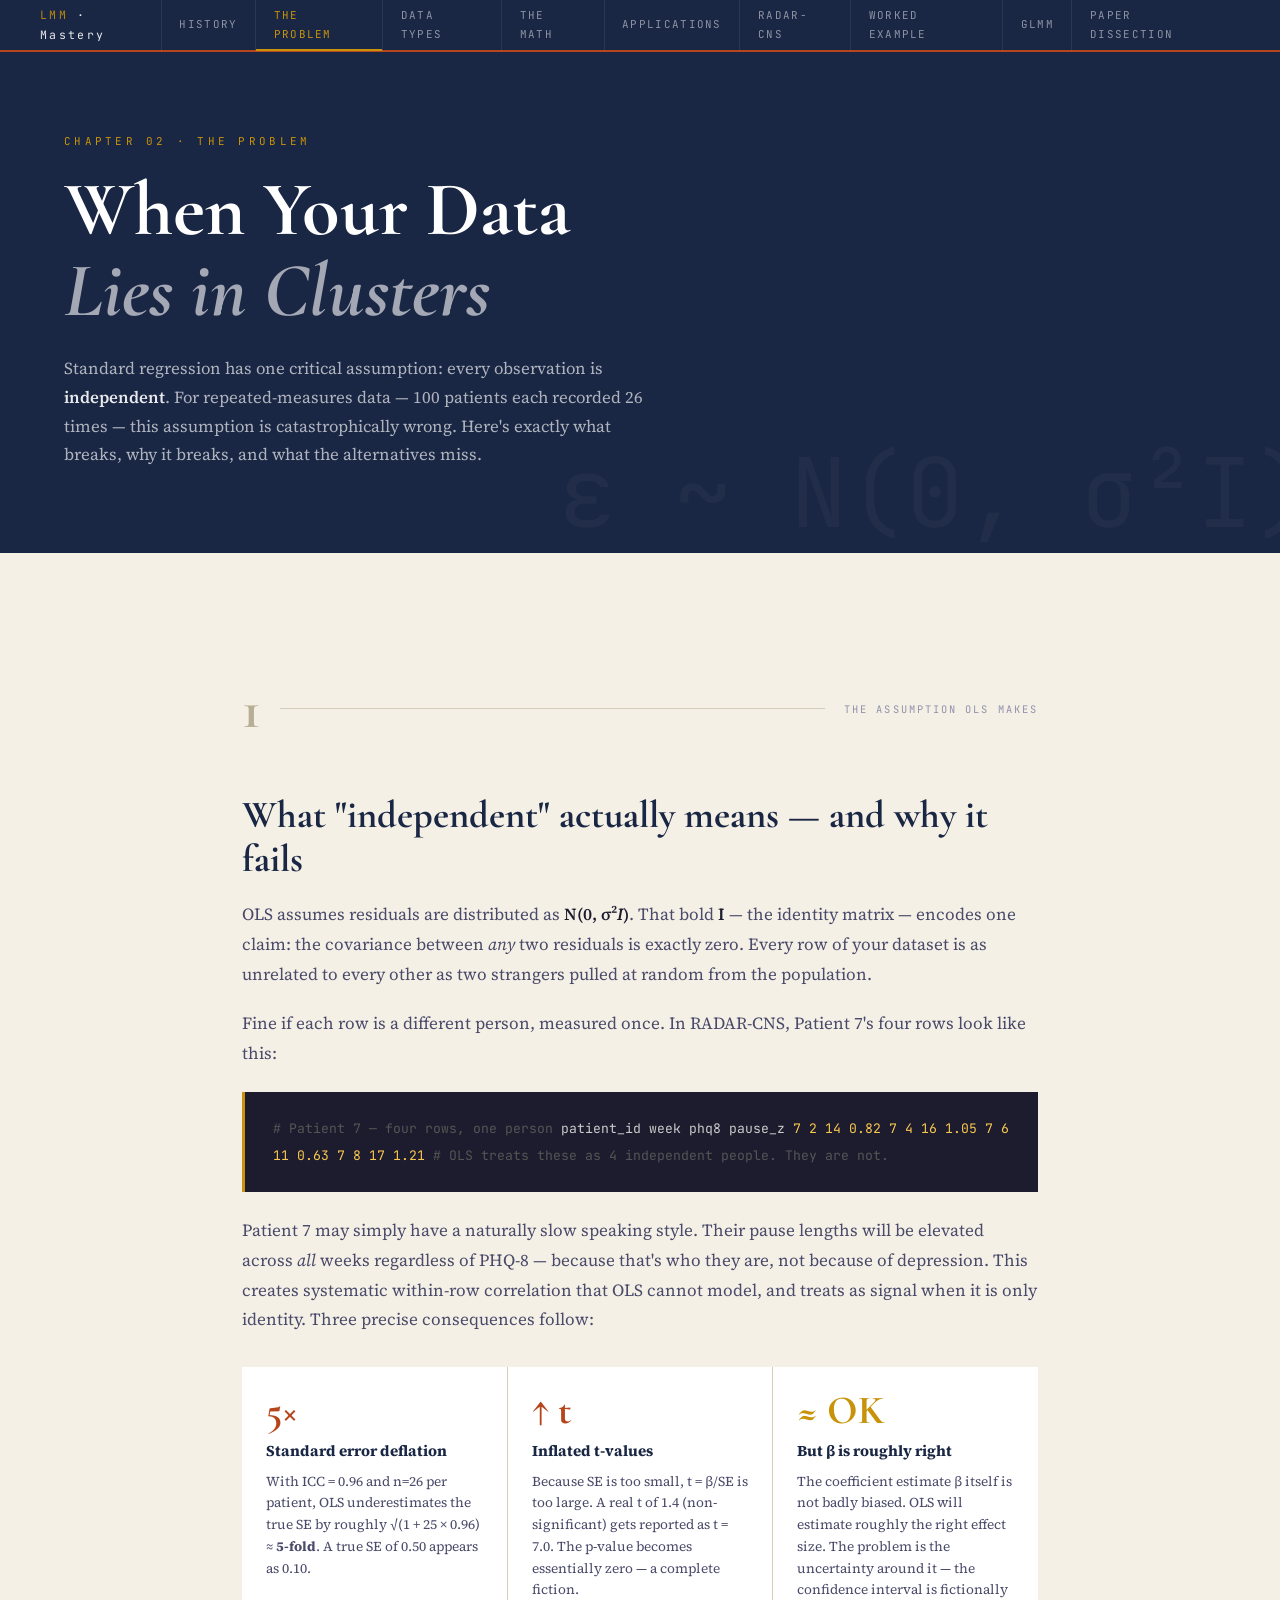
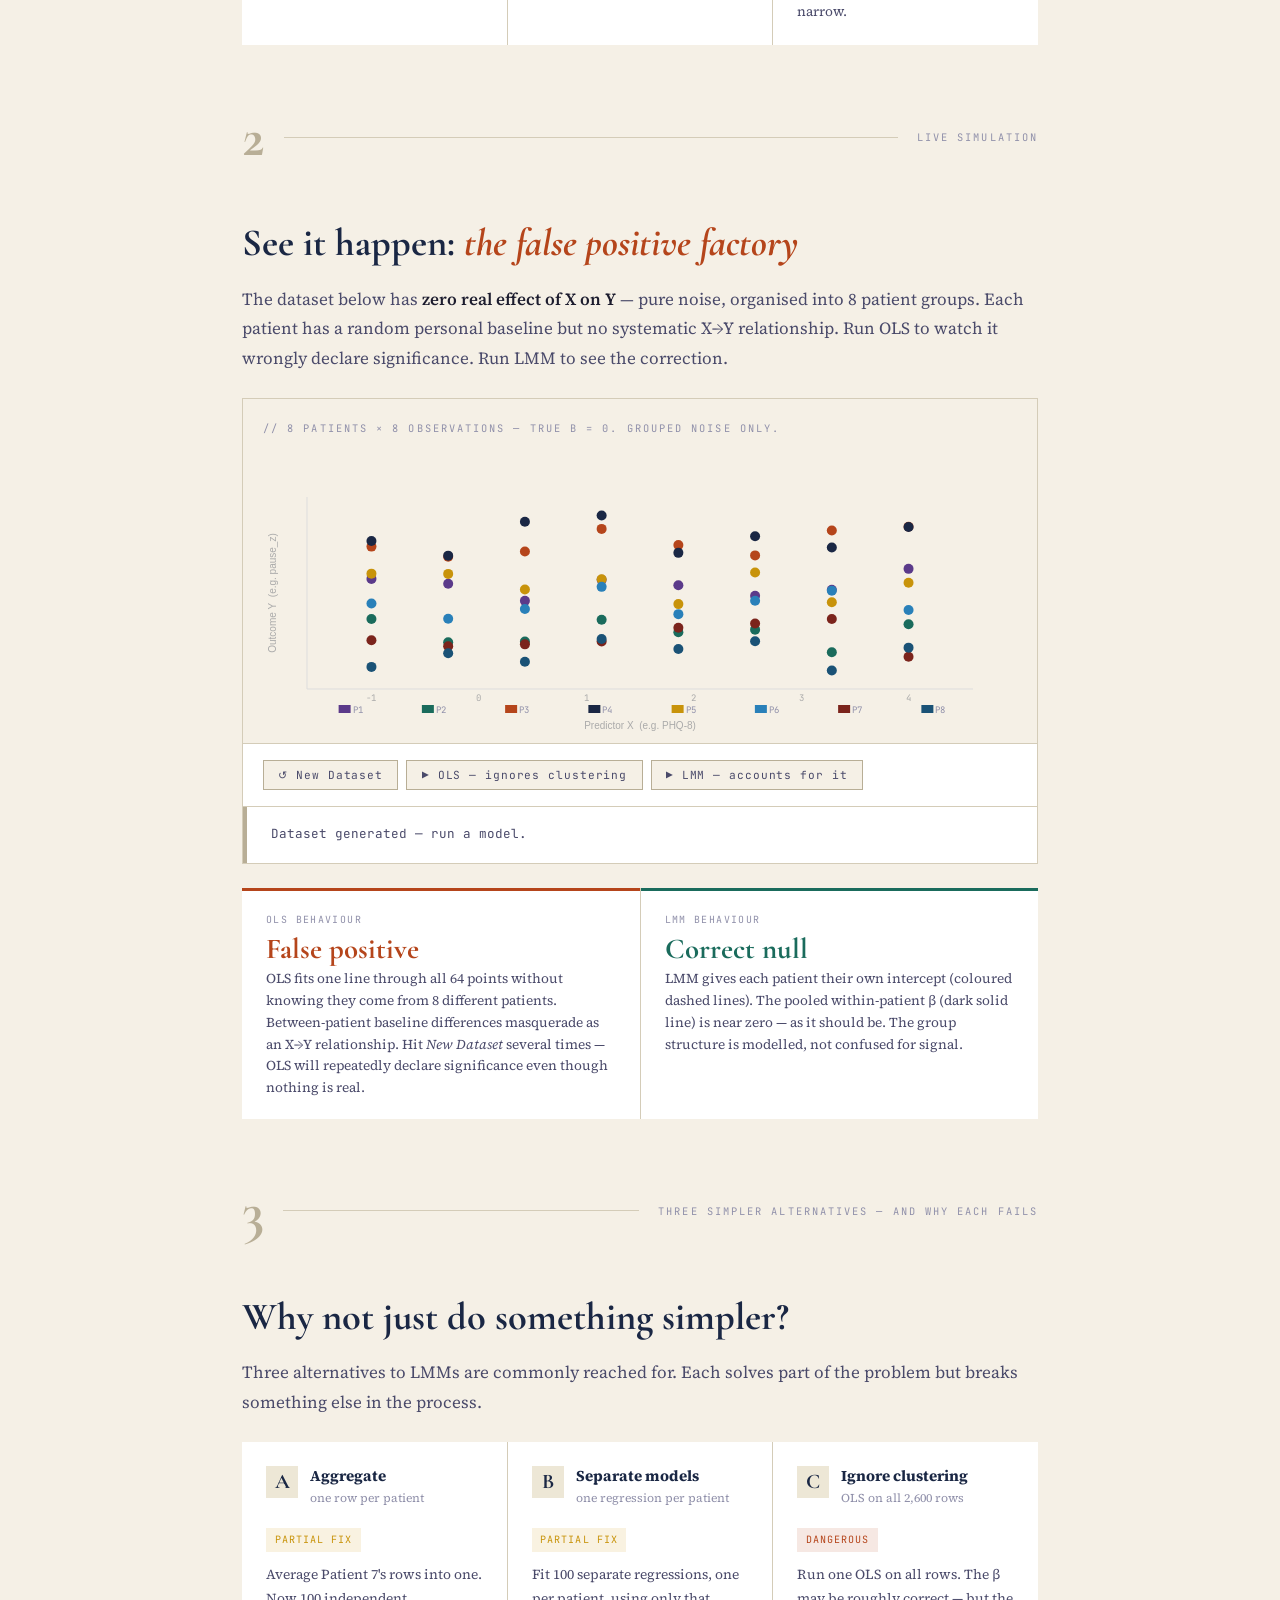
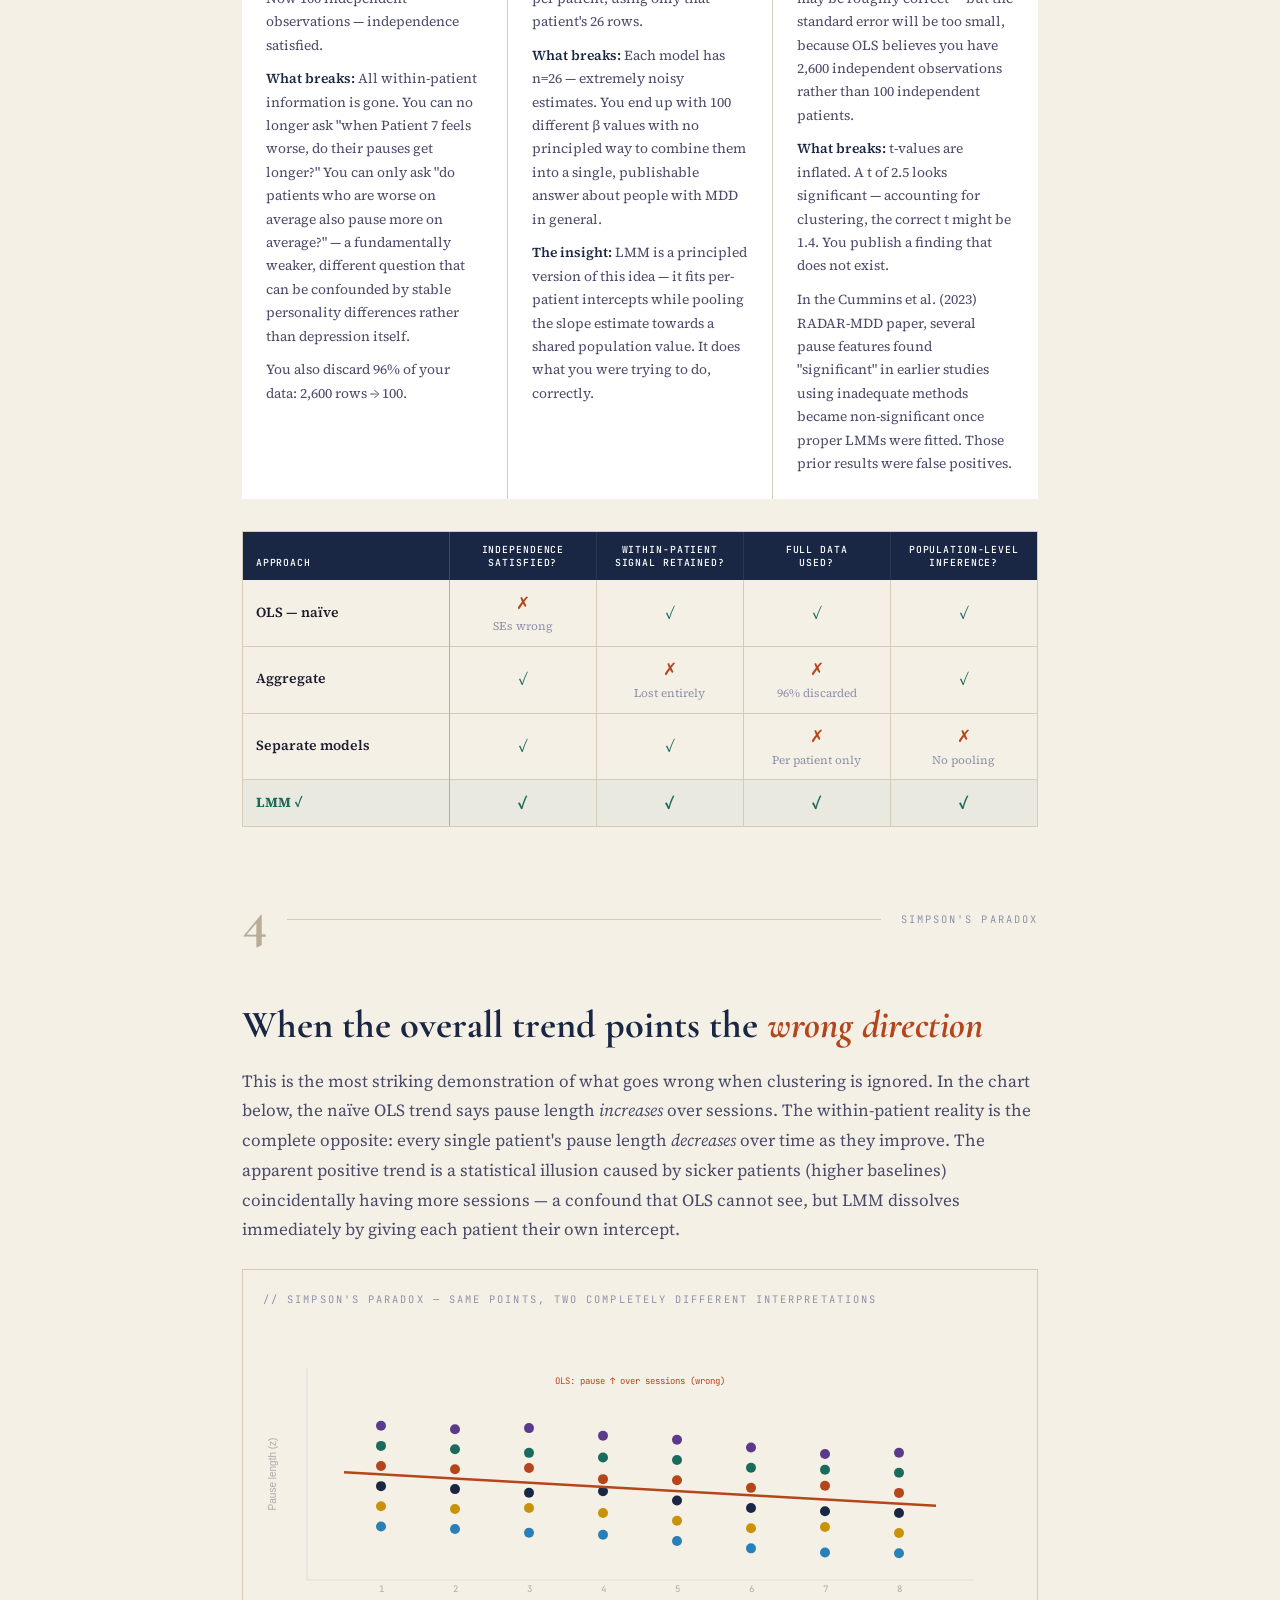
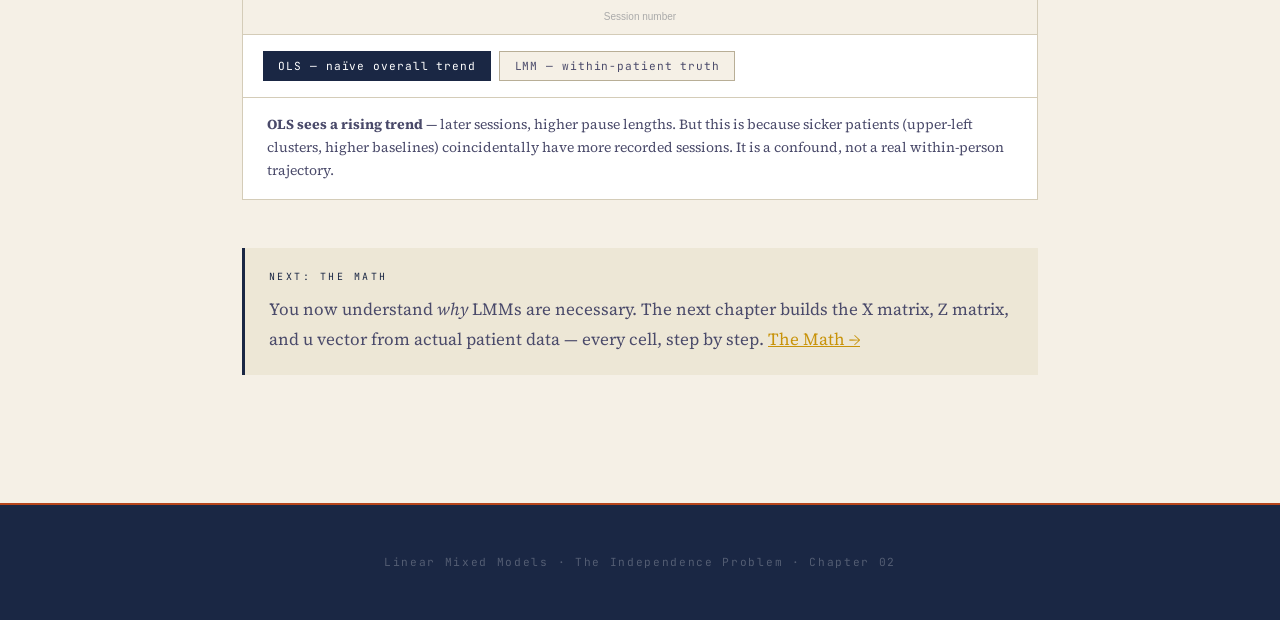
<file: problem.html>
<!DOCTYPE html>
<html lang="en">
<head>
<meta charset="UTF-8">
<meta name="viewport" content="width=device-width, initial-scale=1.0">
<title>The Independence Problem — LMM Mastery</title>
<link rel="stylesheet" href="css/style.css">
<style>

/* ── DATA BLOCK ── */
.data-block {
  font-family: 'JetBrains Mono', monospace;
  font-size: 0.82rem;
  background: var(--ink); color: #ccc;
  padding: 1.4rem 1.75rem;
  margin: 1.5rem 0;
  line-height: 2.1;
  overflow-x: auto;
  border-left: 3px solid var(--gold);
}
.data-block .rh { color: #f9c74f; }
.data-block .cm { color: #555; }

/* ── CONSEQUENCE STRIP ── */
.consequence-strip {
  display: grid;
  grid-template-columns: 1fr 1fr 1fr;
  gap: 1px; background: var(--border);
  margin: 2rem 0;
}
.cs-box { background: white; padding: 1.4rem 1.5rem; }
.cs-box-num {
  font-family: 'Cormorant Garamond', serif;
  font-size: 2.5rem; font-weight: 700;
  line-height: 1; margin-bottom: 0.5rem;
}
.cs-box-title { font-weight: 700; color: var(--navy); margin-bottom: 0.4rem; font-size: 0.95rem; }
.cs-box-desc  { font-size: 0.85rem; color: var(--ink-faint); line-height: 1.6; }
.cs-box.bad  .cs-box-num { color: var(--rust); }
.cs-box.warn .cs-box-num { color: var(--gold); }

/* ── SIM PANEL ── */
.sim-panel {
  background: white;
  border: 1px solid var(--border);
  overflow: hidden;
  margin: 1.5rem 0;
}
.sim-canvas-wrap {
  padding: 1.25rem 1.25rem 0;
  background: var(--paper);
  border-bottom: 1px solid var(--border);
}
.sim-controls {
  display: flex; gap: 0.5rem; flex-wrap: wrap;
  padding: 1rem 1.25rem;
  background: white;
  border-bottom: 1px solid var(--border);
}
.sim-result-box {
  padding: 1rem 1.5rem;
  font-family: 'JetBrains Mono', monospace;
  font-size: 0.79rem; line-height: 1.75;
  min-height: 56px;
  color: var(--ink-faint);
  border-left: 4px solid var(--border-dark);
  transition: border-color 0.3s, background 0.3s;
}
.sim-result-box.bad  { border-left-color: var(--rust);  background: rgba(181,69,27,0.05); }
.sim-result-box.good { border-left-color: var(--teal);  background: rgba(26,107,92,0.05); }

/* ── OPTION GRID ── */
.option-grid {
  display: grid;
  grid-template-columns: 1fr 1fr 1fr;
  gap: 1px; background: var(--border);
  margin: 1.5rem 0;
}
.option-card { background: white; padding: 1.5rem; }
.option-card-head {
  display: flex; align-items: flex-start; gap: 0.75rem;
  margin-bottom: 0.9rem;
}
.option-letter {
  flex-shrink: 0; width: 32px; height: 32px;
  background: var(--paper-dark);
  font-family: 'Cormorant Garamond', serif;
  font-size: 1.3rem; font-weight: 700; color: var(--navy);
  display: flex; align-items: center; justify-content: center;
}
.option-name { font-weight: 700; font-size: 0.95rem; color: var(--navy); line-height: 1.3; }
.option-sub  { font-size: 0.75rem; color: var(--ink-ghost); margin-top: 0.15rem; }
.verdict-tag {
  font-family: 'JetBrains Mono', monospace;
  font-size: 0.63rem; letter-spacing: 0.1em; text-transform: uppercase;
  padding: 0.2rem 0.55rem; display: inline-block; margin-bottom: 0.7rem;
}
.verdict-tag.fail    { background: rgba(181,69,27,0.12); color: var(--rust); }
.verdict-tag.partial { background: rgba(200,147,10,0.12); color: var(--gold); }
.option-body { font-size: 0.86rem; color: var(--ink-faint); line-height: 1.7; }
.option-body p { margin: 0 0 0.65rem; }
.option-body p:last-child { margin-bottom: 0; }
.option-body strong { color: var(--navy); }

/* ── COMPARISON TABLE ── */
.compare-table-wrap {
  border: 1px solid var(--border);
  overflow-x: auto;
  margin: 2rem 0;
}
.compare-table {
  width: 100%;
  border-collapse: collapse;
  table-layout: fixed;
  font-size: 0.87rem;
  min-width: 500px;
}
.compare-table colgroup col:first-child { width: 26%; }
.compare-table colgroup col             { width: 18.5%; }
.compare-table thead tr { background: var(--navy); }
.compare-table thead th {
  padding: 0.65rem 0.8rem;
  color: white;
  font-family: 'JetBrains Mono', monospace;
  font-size: 0.61rem; letter-spacing: 0.09em;
  text-transform: uppercase;
  font-weight: 500;
  text-align: center;
  border-right: 1px solid rgba(255,255,255,0.08);
  vertical-align: bottom;
  line-height: 1.4;
}
.compare-table thead th:first-child {
  text-align: left;
  border-right: 1px solid rgba(255,255,255,0.18);
}
.compare-table thead th:last-child { border-right: none; }
.compare-table tbody tr { border-bottom: 1px solid var(--border); }
.compare-table tbody tr:last-child {
  background: rgba(26,107,92,0.05);
  border-bottom: none;
}
.compare-table tbody tr:hover { background: var(--paper-dark); }
.compare-table tbody tr:last-child:hover { background: rgba(26,107,92,0.1); }
.compare-table tbody td {
  padding: 0.65rem 0.8rem;
  color: var(--ink-faint);
  text-align: center;
  border-right: 1px solid var(--border);
  vertical-align: middle;
  line-height: 1.5;
}
.compare-table tbody td:first-child {
  text-align: left;
  font-weight: 600;
  color: var(--ink);
  border-right: 1px solid var(--border-dark);
}
.compare-table tbody tr:last-child td { color: var(--teal); font-weight: 700; }
.compare-table tbody td:last-child { border-right: none; }
.ccheck { color: var(--teal);  font-size: 1.05rem; display: inline-block; }
.ccross { color: var(--rust);  font-size: 1.05rem; display: inline-block; }
.cnote  { font-size: 0.72rem; display: block; color: var(--ink-ghost); margin-top: 0.15rem; }

/* ── INSIGHT STRIP ── */
.insight-strip {
  display: grid; grid-template-columns: 1fr 1fr;
  gap: 1px; background: var(--border);
  margin: 1.5rem 0;
}
.insight-cell { background: white; padding: 1.25rem 1.5rem; }
.insight-cell.rust-top { border-top: 3px solid var(--rust); }
.insight-cell.teal-top { border-top: 3px solid var(--teal); }
.insight-label {
  font-family: 'JetBrains Mono', monospace;
  font-size: 0.62rem; letter-spacing: 0.14em;
  text-transform: uppercase; color: var(--ink-ghost); margin-bottom: 0.4rem;
}
.insight-value {
  font-family: 'Cormorant Garamond', serif;
  font-size: 1.8rem; font-weight: 700;
  line-height: 1; margin-bottom: 0.3rem;
}
.insight-cell.rust-top .insight-value { color: var(--rust); }
.insight-cell.teal-top .insight-value { color: var(--teal); }
.insight-desc { font-size: 0.85rem; color: var(--ink-faint); line-height: 1.6; }

/* ── SIMPSON PANEL ── */
.simpson-panel {
  background: white;
  border: 1px solid var(--border);
  overflow: hidden;
  margin: 1.5rem 0;
}
.simpson-canvas-wrap {
  padding: 1.25rem 1.25rem 0;
  background: var(--paper);
  border-bottom: 1px solid var(--border);
}
.simpson-note {
  padding: 1rem 1.5rem;
  font-size: 0.87rem;
  color: var(--ink-faint);
  line-height: 1.65;
  min-height: 48px;
}

@media (max-width: 700px) {
  .consequence-strip,
  .option-grid,
  .insight-strip { grid-template-columns: 1fr; }
}
</style>
</head>
<body>
<nav class="site-nav">
  <a href="index.html" class="nav-brand"><span>LMM</span> · Mastery</a>
  <div class="nav-links">
    <a href="history.html">History</a>
    <a href="problem.html" class="active">The Problem</a>
    <a href="data-types.html">Data Types</a>
    <a href="math.html">The Math</a>
    <a href="applications.html">Applications</a>
    <a href="radar.html">RADAR-CNS</a>
    <a href="example.html">Worked Example</a>
    <a href="glmm.html">GLMM</a>
    <a href="paper.html">Paper Dissection</a>
  </div>
</nav>

<div class="page-body">
  <div class="page-hero" data-equation="ε ~ N(0, σ²I)">
    <div class="hero-eyebrow">Chapter 02 · The Problem</div>
    <h1 class="hero-title">When Your Data<br><em>Lies in Clusters</em></h1>
    <p class="hero-subtitle">Standard regression has one critical assumption: every observation is <strong>independent</strong>. For repeated-measures data — 100 patients each recorded 26 times — this assumption is catastrophically wrong. Here's exactly what breaks, why it breaks, and what the alternatives miss.</p>
  </div>

  <div class="content-area">

    <!-- ══ 1. THE ASSUMPTION ══════════════════════════════ -->
    <div class="section-marker">
      <div class="sm-num">1</div><div class="sm-line"></div>
      <div class="sm-label">The Assumption OLS Makes</div>
    </div>

    <h2>What "independent" actually means — and why it fails</h2>

    <p>OLS assumes residuals are distributed as <strong>N(0, σ²<em>I</em>)</strong>. That bold <strong>I</strong> — the identity matrix — encodes one claim: the covariance between <em>any</em> two residuals is exactly zero. Every row of your dataset is as unrelated to every other as two strangers pulled at random from the population.</p>

    <p>Fine if each row is a different person, measured once. In RADAR-CNS, Patient 7's four rows look like this:</p>

    <div class="data-block">
<span class="cm"># Patient 7 — four rows, one person</span>
patient_id  week  phq8  pause_z
<span class="rh">7           2     14    0.82</span>
<span class="rh">7           4     16    1.05</span>
<span class="rh">7           6     11    0.63</span>
<span class="rh">7           8     17    1.21</span>
<span class="cm"># OLS treats these as 4 independent people. They are not.</span>
    </div>

    <p>Patient 7 may simply have a naturally slow speaking style. Their pause lengths will be elevated across <em>all</em> weeks regardless of PHQ-8 — because that's who they are, not because of depression. This creates systematic within-row correlation that OLS cannot model, and treats as signal when it is only identity. Three precise consequences follow:</p>

    <div class="consequence-strip">
      <div class="cs-box bad">
        <div class="cs-box-num">5×</div>
        <div class="cs-box-title">Standard error deflation</div>
        <div class="cs-box-desc">With ICC = 0.96 and n=26 per patient, OLS underestimates the true SE by roughly √(1 + 25 × 0.96) ≈ <strong>5-fold</strong>. A true SE of 0.50 appears as 0.10.</div>
      </div>
      <div class="cs-box bad">
        <div class="cs-box-num">↑ t</div>
        <div class="cs-box-title">Inflated t-values</div>
        <div class="cs-box-desc">Because SE is too small, t = β/SE is too large. A real t of 1.4 (non-significant) gets reported as t = 7.0. The p-value becomes essentially zero — a complete fiction.</div>
      </div>
      <div class="cs-box warn">
        <div class="cs-box-num">≈ OK</div>
        <div class="cs-box-title">But β is roughly right</div>
        <div class="cs-box-desc">The coefficient estimate β itself is not badly biased. OLS will estimate roughly the right effect size. The problem is the uncertainty around it — the confidence interval is fictionally narrow.</div>
      </div>
    </div>

    <!-- ══ 2. SIMULATION ══════════════════════════════════ -->
    <div class="section-marker">
      <div class="sm-num">2</div><div class="sm-line"></div>
      <div class="sm-label">Live Simulation</div>
    </div>

    <h2>See it happen: <em>the false positive factory</em></h2>
    <p>The dataset below has <strong>zero real effect of X on Y</strong> — pure noise, organised into 8 patient groups. Each patient has a random personal baseline but no systematic X→Y relationship. Run OLS to watch it wrongly declare significance. Run LMM to see the correction.</p>

    <div class="sim-panel">
      <div class="sim-canvas-wrap">
        <div class="canvas-title">// 8 patients × 8 observations — true β = 0. Grouped noise only.</div>
        <canvas id="simCanvas" height="280"></canvas>
      </div>
      <div class="sim-controls">
        <button class="ctrl-btn" onclick="genData()">↺ New Dataset</button>
        <button class="ctrl-btn" onclick="runOLS()">▶ OLS — ignores clustering</button>
        <button class="ctrl-btn" onclick="runLMM()">▶ LMM — accounts for it</button>
      </div>
      <div class="sim-result-box" id="simResult">Press <strong>New Dataset</strong>, then run a model.</div>
    </div>

    <div class="insight-strip">
      <div class="insight-cell rust-top">
        <div class="insight-label">OLS behaviour</div>
        <div class="insight-value">False positive</div>
        <div class="insight-desc">OLS fits one line through all 64 points without knowing they come from 8 different patients. Between-patient baseline differences masquerade as an X→Y relationship. Hit <em>New Dataset</em> several times — OLS will repeatedly declare significance even though nothing is real.</div>
      </div>
      <div class="insight-cell teal-top">
        <div class="insight-label">LMM behaviour</div>
        <div class="insight-value">Correct null</div>
        <div class="insight-desc">LMM gives each patient their own intercept (coloured dashed lines). The pooled within-patient β (dark solid line) is near zero — as it should be. The group structure is modelled, not confused for signal.</div>
      </div>
    </div>

    <!-- ══ 3. ALTERNATIVES ════════════════════════════════ -->
    <div class="section-marker">
      <div class="sm-num">3</div><div class="sm-line"></div>
      <div class="sm-label">Three Simpler Alternatives — and Why Each Fails</div>
    </div>

    <h2>Why not just do something simpler?</h2>
    <p>Three alternatives to LMMs are commonly reached for. Each solves part of the problem but breaks something else in the process.</p>

    <div class="option-grid">
      <div class="option-card">
        <div class="option-card-head">
          <div class="option-letter">A</div>
          <div><div class="option-name">Aggregate</div><div class="option-sub">one row per patient</div></div>
        </div>
        <span class="verdict-tag partial">Partial fix</span>
        <div class="option-body">
          <p>Average Patient 7's rows into one. Now 100 independent observations — independence satisfied.</p>
          <p><strong>What breaks:</strong> All within-patient information is gone. You can no longer ask "when Patient 7 feels worse, do their pauses get longer?" You can only ask "do patients who are worse on average also pause more on average?" — a fundamentally weaker, different question that can be confounded by stable personality differences rather than depression itself.</p>
          <p>You also discard 96% of your data: 2,600 rows → 100.</p>
        </div>
      </div>
      <div class="option-card">
        <div class="option-card-head">
          <div class="option-letter">B</div>
          <div><div class="option-name">Separate models</div><div class="option-sub">one regression per patient</div></div>
        </div>
        <span class="verdict-tag partial">Partial fix</span>
        <div class="option-body">
          <p>Fit 100 separate regressions, one per patient, using only that patient's 26 rows.</p>
          <p><strong>What breaks:</strong> Each model has n=26 — extremely noisy estimates. You end up with 100 different β values with no principled way to combine them into a single, publishable answer about people with MDD in general.</p>
          <p><strong>The insight:</strong> LMM is a principled version of this idea — it fits per-patient intercepts while pooling the slope estimate towards a shared population value. It does what you were trying to do, correctly.</p>
        </div>
      </div>
      <div class="option-card">
        <div class="option-card-head">
          <div class="option-letter">C</div>
          <div><div class="option-name">Ignore clustering</div><div class="option-sub">OLS on all 2,600 rows</div></div>
        </div>
        <span class="verdict-tag fail">Dangerous</span>
        <div class="option-body">
          <p>Run one OLS on all rows. The β may be roughly correct — but the standard error will be too small, because OLS believes you have 2,600 independent observations rather than 100 independent patients.</p>
          <p><strong>What breaks:</strong> t-values are inflated. A t of 2.5 looks significant — accounting for clustering, the correct t might be 1.4. You publish a finding that does not exist.</p>
          <p>In the Cummins et al. (2023) RADAR-MDD paper, several pause features found "significant" in earlier studies using inadequate methods became non-significant once proper LMMs were fitted. Those prior results were false positives.</p>
        </div>
      </div>
    </div>

    <!-- COMPARISON TABLE -->
    <div class="compare-table-wrap">
      <table class="compare-table">
        <colgroup><col><col><col><col><col></colgroup>
        <thead>
          <tr>
            <th>Approach</th>
            <th>Independence<br>satisfied?</th>
            <th>Within-patient<br>signal retained?</th>
            <th>Full data<br>used?</th>
            <th>Population-level<br>inference?</th>
          </tr>
        </thead>
        <tbody>
          <tr>
            <td>OLS — naïve</td>
            <td><span class="ccross">✗</span><span class="cnote">SEs wrong</span></td>
            <td><span class="ccheck">✓</span></td>
            <td><span class="ccheck">✓</span></td>
            <td><span class="ccheck">✓</span></td>
          </tr>
          <tr>
            <td>Aggregate</td>
            <td><span class="ccheck">✓</span></td>
            <td><span class="ccross">✗</span><span class="cnote">Lost entirely</span></td>
            <td><span class="ccross">✗</span><span class="cnote">96% discarded</span></td>
            <td><span class="ccheck">✓</span></td>
          </tr>
          <tr>
            <td>Separate models</td>
            <td><span class="ccheck">✓</span></td>
            <td><span class="ccheck">✓</span></td>
            <td><span class="ccross">✗</span><span class="cnote">Per patient only</span></td>
            <td><span class="ccross">✗</span><span class="cnote">No pooling</span></td>
          </tr>
          <tr>
            <td>LMM ✓</td>
            <td><span class="ccheck">✓</span></td>
            <td><span class="ccheck">✓</span></td>
            <td><span class="ccheck">✓</span></td>
            <td><span class="ccheck">✓</span></td>
          </tr>
        </tbody>
      </table>
    </div>

    <!-- ══ 4. SIMPSON'S PARADOX ══════════════════════════ -->
    <div class="section-marker">
      <div class="sm-num">4</div><div class="sm-line"></div>
      <div class="sm-label">Simpson's Paradox</div>
    </div>

    <h2>When the overall trend points the <em>wrong direction</em></h2>
    <p>This is the most striking demonstration of what goes wrong when clustering is ignored. In the chart below, the naïve OLS trend says pause length <em>increases</em> over sessions. The within-patient reality is the complete opposite: every single patient's pause length <em>decreases</em> over time as they improve. The apparent positive trend is a statistical illusion caused by sicker patients (higher baselines) coincidentally having more sessions — a confound that OLS cannot see, but LMM dissolves immediately by giving each patient their own intercept.</p>

    <div class="simpson-panel">
      <div class="simpson-canvas-wrap">
        <div class="canvas-title">// Simpson's Paradox — same points, two completely different interpretations</div>
        <canvas id="simpsonCanvas" height="300"></canvas>
      </div>
      <div class="sim-controls">
        <button class="ctrl-btn active" id="spBtn1" onclick="showSimpson('between')">OLS — naïve overall trend</button>
        <button class="ctrl-btn" id="spBtn2" onclick="showSimpson('within')">LMM — within-patient truth</button>
      </div>
      <div class="simpson-note" id="spNote">
        The red line is what OLS sees when it ignores patient identity. Click <strong>LMM — within-patient truth</strong> to reveal what is actually happening inside each patient.
      </div>
    </div>

    <div class="callout navy" style="margin-top:3rem;">
      <div class="callout-label">Next: The Math</div>
      <p>You now understand <em>why</em> LMMs are necessary. The next chapter builds the X matrix, Z matrix, and u vector from actual patient data — every cell, step by step. <a href="math.html" style="color:var(--gold);">The Math →</a></p>
    </div>

  </div>
</div>

<footer class="site-footer"><p>Linear Mixed Models · The Independence Problem · Chapter 02</p></footer>

<script>
const DPR = window.devicePixelRatio || 1;
const PAT_COLS = ['#5b3a8a','#1a6b5c','#b5451b','#1a2744','#c8930a','#2980b9','#7b241c','#1a5276'];

function setupC(id, h) {
  const c = document.getElementById(id); if (!c) return null;
  const parent = c.parentElement;
  const W = parent.clientWidth - 40;
  c.width = W*DPR; c.height = h*DPR;
  c.style.width = W+'px'; c.style.height = h+'px';
  const ctx = c.getContext('2d'); ctx.scale(DPR,DPR);
  ctx.clearRect(0,0,W,h);
  return {ctx,W,H:h};
}

function getRange(data, key, margin=0.12) {
  const vals = data.map(d=>d[key]);
  const mn=Math.min(...vals), mx=Math.max(...vals);
  const p = (mx-mn)*margin || 0.5;
  return [mn-p, mx+p];
}

function toXY(x,y,xR,yR,W,H,pad) {
  return [pad+(x-xR[0])/(xR[1]-xR[0])*(W-2*pad),
          H-pad-(y-yR[0])/(yR[1]-yR[0])*(H-2*pad)];
}

function axes(ctx,W,H,pad,xl,yl) {
  ctx.strokeStyle='#ddd'; ctx.lineWidth=1;
  ctx.beginPath(); ctx.moveTo(pad,pad); ctx.lineTo(pad,H-pad); ctx.stroke();
  ctx.beginPath(); ctx.moveTo(pad,H-pad); ctx.lineTo(W-pad,H-pad); ctx.stroke();
  ctx.fillStyle='#aaa'; ctx.font='10px Source Serif 4,serif'; ctx.textAlign='center';
  if(xl) ctx.fillText(xl,W/2,H-4);
  if(yl){ctx.save();ctx.translate(13,H/2);ctx.rotate(-Math.PI/2);ctx.fillText(yl,0,0);ctx.restore();}
}

function linReg(pts) {
  const n=pts.length; if(n<2) return {a:0,b:0,t:0};
  const mx=pts.reduce((s,p)=>s+p.x,0)/n, my=pts.reduce((s,p)=>s+p.y,0)/n;
  let num=0,den=0;
  pts.forEach(p=>{num+=(p.x-mx)*(p.y-my);den+=(p.x-mx)**2;});
  const b=den?num/den:0, a=my-b*mx;
  const sse=pts.reduce((s,p)=>s+(p.y-(a+b*p.x))**2,0);
  const t=b/(Math.sqrt(sse/(n-2)/den)||1);
  return{a,b,t};
}

/* ── SIMULATION ─── */
let simData=[], olsR=null, lmmR=null;
const NP=8,NO=8;

function genData(){
  simData=[];
  for(let p=0;p<NP;p++){
    const ic=(Math.random()-0.5)*6;
    for(let o=0;o<NO;o++){
      simData.push({p,x:(o/(NO-1))*5-1,y:ic+(Math.random()-0.5)*1.5});
    }
  }
  olsR=null; lmmR=null;
  document.getElementById('simResult').textContent='Dataset generated — run a model.';
  document.getElementById('simResult').className='sim-result-box';
  drawSim();
}

function drawSim(ols,lmm){
  const s=setupC('simCanvas',280); if(!s)return;
  const{ctx,W,H}=s, pad=44;
  const xR=getRange(simData,'x'), yR=getRange(simData,'y');
  const tc=(x,y)=>toXY(x,y,xR,yR,W,H,pad);

  axes(ctx,W,H,pad,'Predictor X  (e.g. PHQ-8)','Outcome Y  (e.g. pause_z)');

  // tick values
  ctx.fillStyle='#aaa'; ctx.font='9px JetBrains Mono,monospace'; ctx.textAlign='center';
  [-1,0,1,2,3,4].forEach(v=>{if(v>=xR[0]&&v<=xR[1]) ctx.fillText(v,tc(v,yR[0])[0],H-pad+12);});

  simData.forEach(d=>{
    const [px,py]=tc(d.x,d.y);
    ctx.fillStyle=PAT_COLS[d.p];
    ctx.beginPath();ctx.arc(px,py,5,0,Math.PI*2);ctx.fill();
  });

  if(ols){
    ctx.strokeStyle='#b5451b';ctx.lineWidth=2.5;ctx.setLineDash([]);
    const[x1,y1]=tc(xR[0],ols.a+ols.b*xR[0]);
    const[x2,y2]=tc(xR[1],ols.a+ols.b*xR[1]);
    ctx.beginPath();ctx.moveTo(x1,y1);ctx.lineTo(x2,y2);ctx.stroke();
    ctx.fillStyle='#b5451b';ctx.font='bold 10px JetBrains Mono,monospace';ctx.textAlign='left';
    ctx.fillText('OLS line (wrong)',x1+6,y1-8);
  }

  if(lmm){
    lmm.forEach((ln,i)=>{
      ctx.strokeStyle=PAT_COLS[i];ctx.lineWidth=1.5;ctx.setLineDash([5,3]);
      const[x1,y1]=tc(xR[0],ln.a+ln.b*xR[0]);
      const[x2,y2]=tc(xR[1],ln.a+ln.b*xR[1]);
      ctx.beginPath();ctx.moveTo(x1,y1);ctx.lineTo(x2,y2);ctx.stroke();
    });
    ctx.setLineDash([]);
    const aA=lmm.reduce((s,l)=>s+l.a,0)/lmm.length;
    const aB=lmm.reduce((s,l)=>s+l.b,0)/lmm.length;
    ctx.strokeStyle='#1a2744';ctx.lineWidth=2.5;
    const[x1,y1]=tc(xR[0],aA+aB*xR[0]);
    const[x2,y2]=tc(xR[1],aA+aB*xR[1]);
    ctx.beginPath();ctx.moveTo(x1,y1);ctx.lineTo(x2,y2);ctx.stroke();
    ctx.fillStyle='#1a2744';ctx.font='bold 10px JetBrains Mono,monospace';ctx.textAlign='right';
    ctx.fillText('LMM pooled β',x2-6,y2-8);
  }

  // legend strip
  const lw=(W-2*pad)/NP;
  PAT_COLS.forEach((col,i)=>{
    const lx=pad+i*lw+lw/2;
    ctx.fillStyle=col;ctx.fillRect(lx-10,H-pad+16,12,8);
    ctx.fillStyle='#9090aa';ctx.font='9px JetBrains Mono';ctx.textAlign='left';
    ctx.fillText(`P${i+1}`,lx+4,H-pad+24);
  });
}

function runOLS(){
  if(!simData.length)genData();
  olsR=linReg(simData);
  const sig=Math.abs(olsR.t)>2;
  drawSim(olsR,null);
  const el=document.getElementById('simResult');
  el.className='sim-result-box'+(sig?' bad':'');
  el.innerHTML=sig
    ?`OLS: β = ${olsR.b.toFixed(3)}, t = ${olsR.t.toFixed(2)} → <strong>p &lt; 0.05 ⚠ FALSE POSITIVE.</strong> True β = 0. OLS treats ${NP*NO} rows as ${NP*NO} independent people. The between-patient spread masquerades as a slope.`
    :`OLS: β = ${olsR.b.toFixed(3)}, t = ${olsR.t.toFixed(2)} → Not significant this run — but the method is still wrong. Hit <strong>New Dataset</strong> repeatedly to see false positives appear regularly.`;
}

function runLMM(){
  if(!simData.length)genData();
  lmmR=Array.from({length:NP},(_,p)=>linReg(simData.filter(d=>d.p===p)));
  const aB=lmmR.reduce((s,l)=>s+l.b,0)/NP;
  drawSim(null,lmmR);
  const el=document.getElementById('simResult');
  el.className='sim-result-box good';
  el.innerHTML=`LMM: each patient gets their own intercept (dashed coloured lines). Pooled within-patient β ≈ <strong>${aB.toFixed(3)}</strong> — near zero, correct. Individual baseline offsets are absorbed into the random effects and no longer inflate the slope.`;
}

genData();

/* ── SIMPSON'S PARADOX ─── */
const SP_COLS=['#5b3a8a','#1a6b5c','#b5451b','#1a2744','#c8930a','#2980b9'];
const spData=[];
(()=>{
  SP_COLS.forEach((_,i)=>{
    const base=3.8-i*0.38;
    const rng=(s)=>{let v=s;return()=>{v=(v*16807)%2147483647;return(v-1)/2147483646-0.5;}};
    const r=rng(i*137+1);
    for(let j=0;j<8;j++) spData.push({x:j+1,y:base-j*0.09+r()*0.18,p:i});
  });
})();
let spMode='between';

function showSimpson(mode){
  spMode=mode;
  const s=setupC('simpsonCanvas',300); if(!s)return;
  const{ctx,W,H}=s, pad=44;
  const xR=[0,9], yR=[0.8,4.8];
  const tc=(x,y)=>toXY(x,y,xR,yR,W,H,pad);

  axes(ctx,W,H,pad,'Session number','Pause length (z)');
  // x ticks
  ctx.fillStyle='#aaa';ctx.font='9px JetBrains Mono';ctx.textAlign='center';
  [1,2,3,4,5,6,7,8].forEach(v=>ctx.fillText(v,tc(v,yR[0])[0],H-pad+12));

  spData.forEach(d=>{
    const[px,py]=tc(d.x,d.y);
    ctx.fillStyle=SP_COLS[d.p];
    ctx.beginPath();ctx.arc(px,py,5,0,Math.PI*2);ctx.fill();
  });

  if(mode==='between'){
    const{a,b}=linReg(spData);
    ctx.strokeStyle='#b5451b';ctx.lineWidth=2.5;ctx.setLineDash([]);
    const[x1,y1]=tc(0.5,a+b*0.5);
    const[x2,y2]=tc(8.5,a+b*8.5);
    ctx.beginPath();ctx.moveTo(x1,y1);ctx.lineTo(x2,y2);ctx.stroke();
    ctx.fillStyle='#b5451b';ctx.font='bold 10px Source Serif 4,serif';ctx.textAlign='center';
    ctx.fillText('OLS: pause ↑ over sessions (wrong)',W/2,pad+16);
    document.getElementById('spNote').innerHTML=
      '<strong>OLS sees a rising trend</strong> — later sessions, higher pause lengths. But this is because sicker patients (upper-left clusters, higher baselines) coincidentally have more recorded sessions. It is a confound, not a real within-person trajectory.';
    document.getElementById('spBtn1').classList.add('active');
    document.getElementById('spBtn2').classList.remove('active');
  } else {
    SP_COLS.forEach((_,p)=>{
      const pts=spData.filter(d=>d.p===p);
      const{a,b}=linReg(pts);
      ctx.strokeStyle=SP_COLS[p];ctx.lineWidth=2;ctx.setLineDash([5,3]);
      const[x1,y1]=tc(0.7,a+b*0.7);
      const[x2,y2]=tc(8.3,a+b*8.3);
      ctx.beginPath();ctx.moveTo(x1,y1);ctx.lineTo(x2,y2);ctx.stroke();
    });
    ctx.setLineDash([]);
    ctx.fillStyle='#1a6b5c';ctx.font='bold 10px Source Serif 4,serif';ctx.textAlign='center';
    ctx.fillText('LMM: each patient\'s pause ↓ over sessions (correct truth)',W/2,pad+16);
    document.getElementById('spNote').innerHTML=
      '<strong>Within each patient</strong> (each coloured dashed line), pause length decreases over sessions — patients improve. LMM gives each patient their own intercept, recovering the true within-person trend that OLS completely inverted.';
    document.getElementById('spBtn2').classList.add('active');
    document.getElementById('spBtn1').classList.remove('active');
  }
}

showSimpson('between');
window.addEventListener('resize',()=>{drawSim(olsR,lmmR||null);showSimpson(spMode);});
</script>
</body>
</html>
</file>
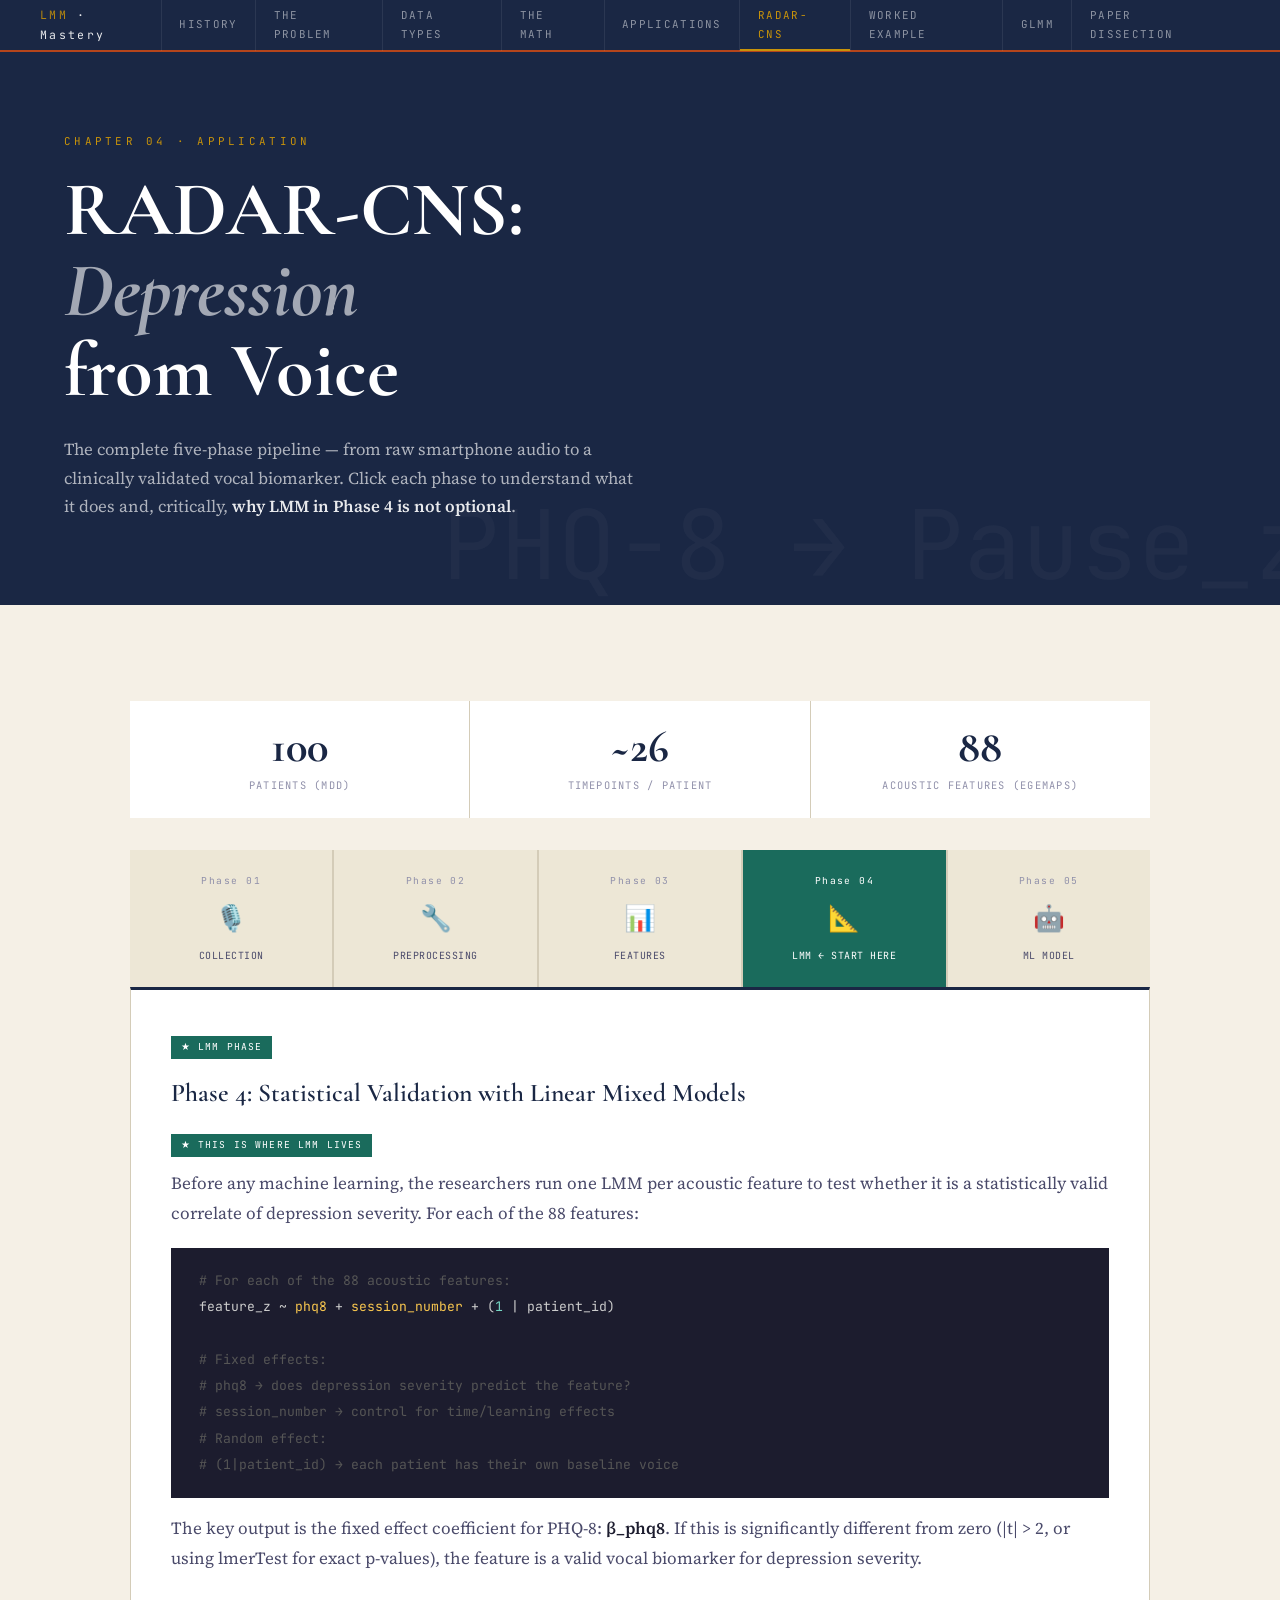
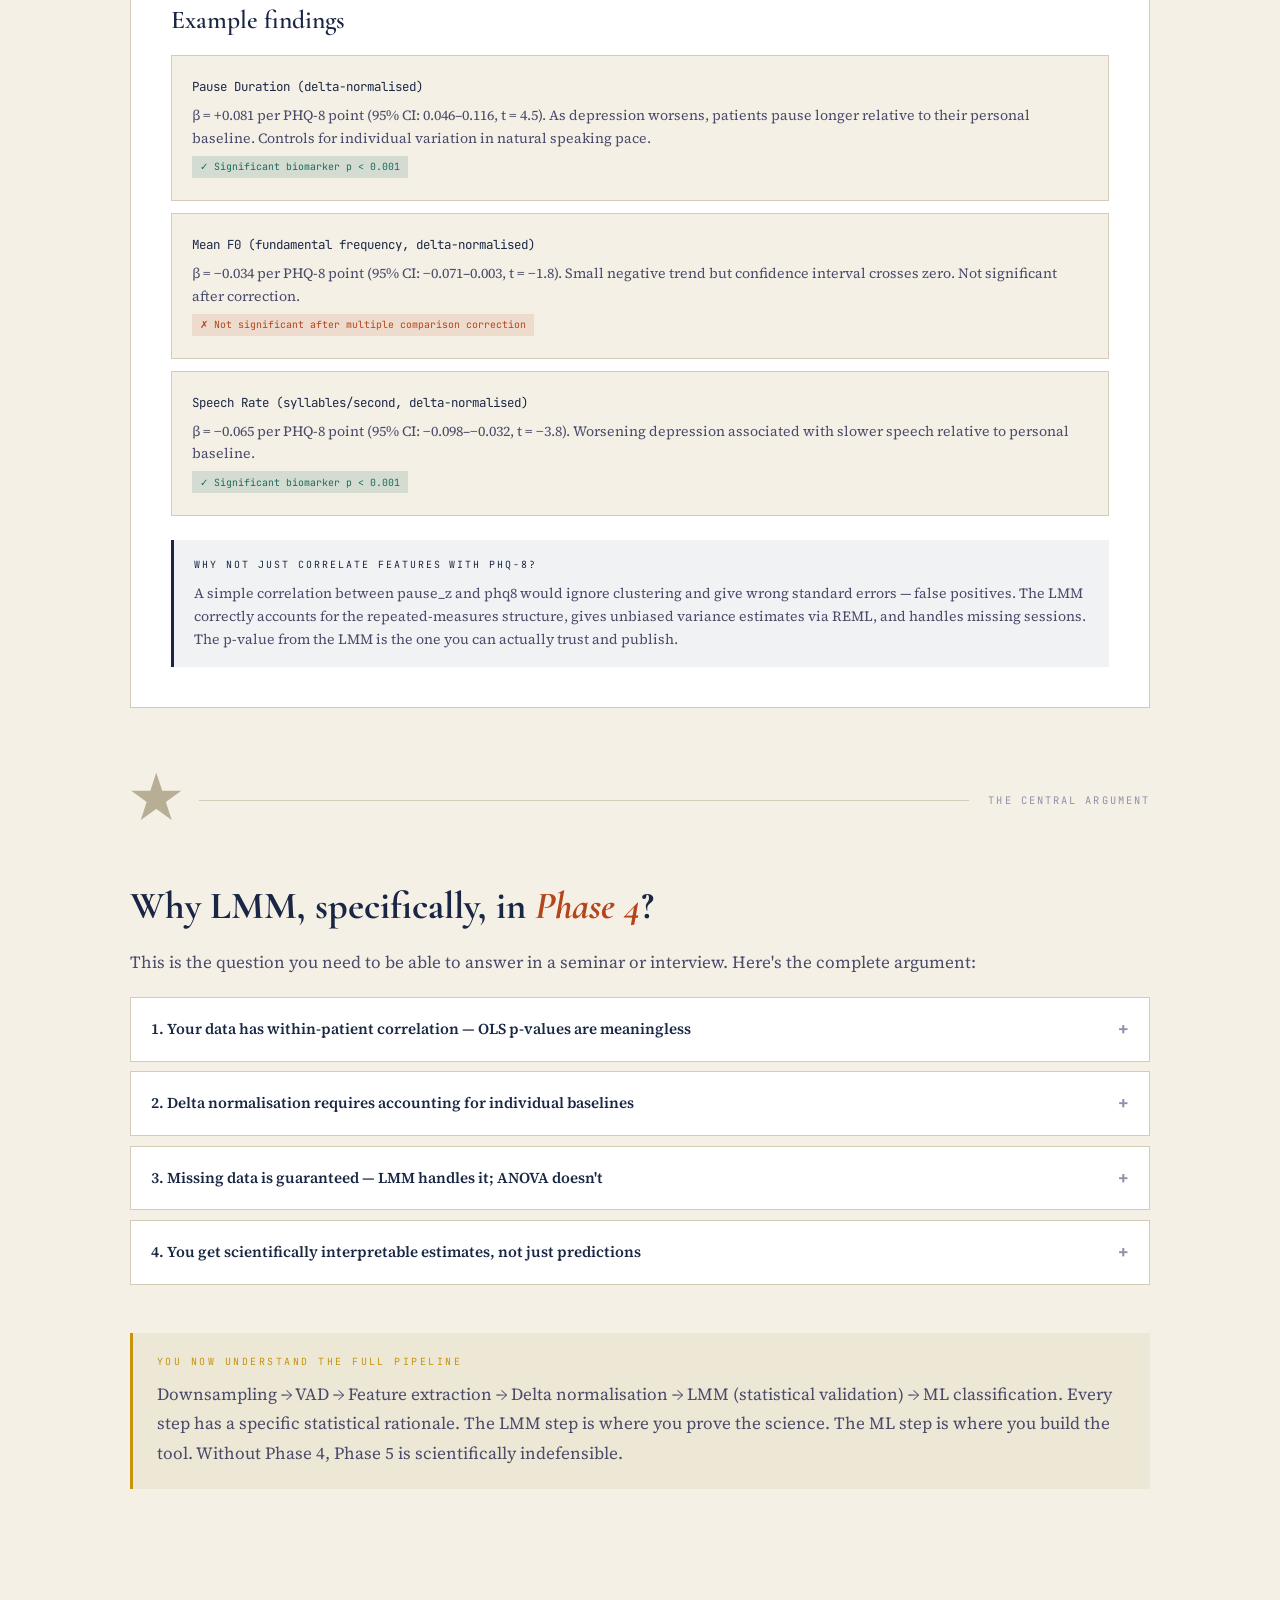
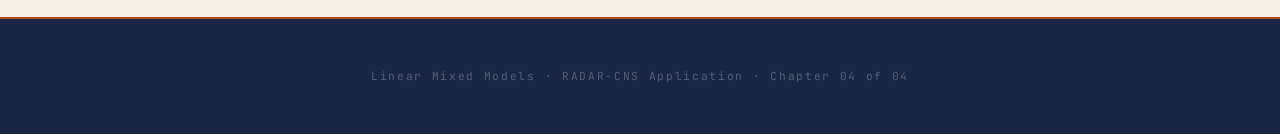
<file: radar.html>
<!DOCTYPE html>
<html lang="en">
<head>
<meta charset="UTF-8">
<meta name="viewport" content="width=device-width, initial-scale=1.0">
<title>RADAR-CNS Pipeline — LMM Mastery</title>
<link rel="stylesheet" href="css/style.css">
<style>
  .pipe-detail-box h3 { margin-top: 0; }
  .pipe-detail-box .lmm-eq {
    font-family: 'JetBrains Mono', monospace;
    font-size: 0.82rem;
    background: var(--ink); color: #ccc;
    padding: 1.25rem 1.75rem;
    line-height: 2; margin: 1rem 0;
  }
  .pipe-detail-box .lmm-eq .c-key { color: #76d7c4; }
  .pipe-detail-box .lmm-eq .c-val { color: #f9c74f; }
  .pipe-detail-box .lmm-eq .c-com { color: #555; }
  .why-box {
    background: rgba(26,39,68,0.06);
    border-left: 3px solid var(--navy);
    padding: 1rem 1.25rem; margin-top: 1rem;
  }
  .why-box-title { font-family:'JetBrains Mono',monospace; font-size:0.62rem; letter-spacing:0.2em; text-transform:uppercase; color:var(--navy); margin-bottom:0.5rem; }
  .why-box p { font-size:0.88rem; color:var(--ink-faint); margin:0; line-height:1.65; }
  .lmm-step-badge {
    display:inline-block;
    background:var(--teal); color:white;
    font-family:'JetBrains Mono',monospace;
    font-size:0.6rem; letter-spacing:0.12em;
    padding:0.2rem 0.6rem; text-transform:uppercase;
    margin-bottom:0.75rem;
  }
  .finding-card {
    background:var(--paper); border:1px solid var(--border);
    padding:1.25rem; margin:0.75rem 0;
  }
  .finding-card .fc-feature { font-family:'JetBrains Mono',monospace; font-size:0.78rem; color:var(--navy); margin-bottom:0.4rem; }
  .finding-card .fc-result { font-size:0.88rem; color:var(--ink-faint); line-height:1.6; }
  .finding-card .fc-badge {
    display:inline-block; font-family:'JetBrains Mono',monospace; font-size:0.62rem;
    padding:0.15rem 0.5rem; margin-top:0.4rem;
  }
  .fc-sig { background:rgba(26,107,92,0.15); color:var(--teal); }
  .fc-ns  { background:rgba(181,69,27,0.12); color:var(--rust); }
  .summary-grid {
    display:grid; grid-template-columns:1fr 1fr 1fr;
    gap:1px; background:var(--border);
    margin:2rem 0;
  }
  .summary-cell {
    background:white; padding:1.5rem;
    text-align:center;
  }
  .summary-cell .sc-num {
    font-family:'Cormorant Garamond',serif;
    font-size:2.8rem; font-weight:700;
    color:var(--navy); line-height:1;
  }
  .summary-cell .sc-label {
    font-family:'JetBrains Mono',monospace;
    font-size:0.65rem; letter-spacing:0.12em;
    text-transform:uppercase; color:var(--ink-ghost);
    margin-top:0.4rem;
  }
</style>
</head>
<body>
<nav class="site-nav">
  <a href="index.html" class="nav-brand"><span>LMM</span> · Mastery</a>
    <div class="nav-links">
    <a href="history.html">History</a>
    <a href="problem.html">The Problem</a>
    <a href="data-types.html">Data Types</a>
    <a href="math.html">The Math</a>
    <a href="applications.html">Applications</a>
    <a href="radar.html" class="active">RADAR-CNS</a>
    <a href="example.html">Worked Example</a>
    <a href="glmm.html">GLMM</a>
    <a href="paper.html">Paper Dissection</a>
  </div>
</nav>

<div class="page-body">
  <div class="page-hero" data-equation="PHQ-8 → Pause_z">
    <div class="hero-eyebrow">Chapter 04 · Application</div>
    <h1 class="hero-title">RADAR-CNS:<br><em>Depression</em><br>from Voice</h1>
    <p class="hero-subtitle">The complete five-phase pipeline — from raw smartphone audio to a clinically validated vocal biomarker. Click each phase to understand what it does and, critically, <strong>why LMM in Phase 4 is not optional</strong>.</p>
  </div>

  <div class="content-wide">

    <div class="summary-grid">
      <div class="summary-cell"><div class="sc-num">100</div><div class="sc-label">Patients (MDD)</div></div>
      <div class="summary-cell"><div class="sc-num">~26</div><div class="sc-label">Timepoints / Patient</div></div>
      <div class="summary-cell"><div class="sc-num">88</div><div class="sc-label">Acoustic Features (eGeMAPS)</div></div>
    </div>

    <!-- PIPELINE -->
    <div class="pipe-row" id="pipelineRow">
      <div class="pipe-step" onclick="showPipe(0)" data-idx="0">
        <div class="pipe-step-num">Phase 01</div>
        <div class="pipe-step-icon">🎙️</div>
        <div class="pipe-step-name">Collection</div>
      </div>
      <div class="pipe-step" onclick="showPipe(1)" data-idx="1">
        <div class="pipe-step-num">Phase 02</div>
        <div class="pipe-step-icon">🔧</div>
        <div class="pipe-step-name">Preprocessing</div>
      </div>
      <div class="pipe-step" onclick="showPipe(2)" data-idx="2">
        <div class="pipe-step-num">Phase 03</div>
        <div class="pipe-step-icon">📊</div>
        <div class="pipe-step-name">Features</div>
      </div>
      <div class="pipe-step active" onclick="showPipe(3)" data-idx="3" style="background:var(--teal);">
        <div class="pipe-step-num" style="color:rgba(255,255,255,0.6);">Phase 04</div>
        <div class="pipe-step-icon">📐</div>
        <div class="pipe-step-name" style="color:white;">LMM ← Start Here</div>
      </div>
      <div class="pipe-step" onclick="showPipe(4)" data-idx="4">
        <div class="pipe-step-num">Phase 05</div>
        <div class="pipe-step-icon">🤖</div>
        <div class="pipe-step-name">ML Model</div>
      </div>
    </div>

    <div class="pipe-detail-box" id="pipeDetail">
      <!-- Filled by JS -->
    </div>

    <!-- WHY LMM IS NON-OPTIONAL -->
    <div class="section-marker"><div class="sm-num">★</div><div class="sm-line"></div><div class="sm-label">The Central Argument</div></div>

    <h2>Why LMM, specifically, in <em>Phase 4</em>?</h2>
    <p>This is the question you need to be able to answer in a seminar or interview. Here's the complete argument:</p>

    <div class="acc">
      <div class="acc-head" onclick="toggleAcc(this)"><span>1. Your data has within-patient correlation — OLS p-values are meaningless</span><span class="acc-icon">+</span></div>
      <div class="acc-body">
        <p>With 100 patients × 26 timepoints = 2,600 rows, OLS thinks you have 2,600 independent data points. You have 100 independent units. The effective sample size for testing your PHQ-8 coefficient is somewhere between 100 and 2,600, depending on the ICC. OLS gives you the 2,600 version — massively inflated degrees of freedom, far too small standard errors, false positives everywhere.</p>
        <p>The ICC for acoustic features in longitudinal voice data is typically 0.3–0.6. At ICC = 0.5, the design effect is approximately 1 + (n_per_group − 1) × ICC = 1 + 25 × 0.5 = 13.5. This means OLS standard errors are off by a factor of √13.5 ≈ 3.7. A t-value of 3.7 in OLS could be a real t-value of 1.0 — totally non-significant.</p>
      </div>
    </div>

    <div class="acc">
      <div class="acc-head" onclick="toggleAcc(this)"><span>2. Delta normalisation requires accounting for individual baselines</span><span class="acc-icon">+</span></div>
      <div class="acc-body">
        <p>You've Z-scored each patient's features relative to their own first few sessions. This delta normalisation converts absolute acoustic values (Alice talks slowly) to within-patient deviation (Alice is talking slower than her personal average). The LMM random intercept is the statistical formalisation of exactly this logic: u_Alice estimates Alice's personal baseline, which the fixed effects then operate on top of.</p>
        <p>Using LMM without delta normalisation, or delta normalisation without LMM, are both partial solutions. Together, they ensure that the PHQ-8 coefficient β₁ captures truly within-person change in voice, not between-person baseline differences.</p>
      </div>
    </div>

    <div class="acc">
      <div class="acc-head" onclick="toggleAcc(this)"><span>3. Missing data is guaranteed — LMM handles it; ANOVA doesn't</span><span class="acc-icon">+</span></div>
      <div class="acc-body">
        <p>Patients in a year-long study will miss sessions. You will have unbalanced data. Repeated-measures ANOVA requires complete data (or listwise deletion, which wastes data and introduces bias). LMM via REML uses all available data for each patient and handles missing timepoints gracefully, because it's modelling the underlying trajectory rather than requiring specific timepoints to be present.</p>
      </div>
    </div>

    <div class="acc">
      <div class="acc-head" onclick="toggleAcc(this)"><span>4. You get scientifically interpretable estimates, not just predictions</span><span class="acc-icon">+</span></div>
      <div class="acc-body">
        <p>The ML model in Phase 5 will predict depression state. But it won't tell you <em>why</em> — which acoustic features matter, and how much, in human-understandable units. The LMM Phase 4 provides exactly that: "For every 1-point increase in PHQ-8, pause duration increases by 0.08 SD above personal baseline (95% CI: 0.05–0.11, p &lt; 0.001)." That's a validated biomarker claim. That's publishable science. ML predictions without this statistical foundation are a black box without clinical credibility.</p>
      </div>
    </div>

    <div class="callout gold" style="margin-top:3rem;">
      <div class="callout-label">You now understand the full pipeline</div>
      <p>Downsampling → VAD → Feature extraction → Delta normalisation → LMM (statistical validation) → ML classification. Every step has a specific statistical rationale. The LMM step is where you prove the science. The ML step is where you build the tool. Without Phase 4, Phase 5 is scientifically indefensible.</p>
    </div>

  </div>
</div>

<footer class="site-footer"><p>Linear Mixed Models · RADAR-CNS Application · Chapter 04 of 04</p></footer>

<script>
function toggleAcc(h) { h.classList.toggle('open'); h.nextElementSibling.classList.toggle('open'); }

const pipeData = [
  {
    badge: null,
    title: 'Phase 1: Data Collection In The Wild',
    body: `
      <p>100 patients with a confirmed diagnosis of Major Depressive Disorder install a smartphone app. Every two weeks for a year, the app prompts each patient to read a standard passage of text aloud (scripted speech — removes content variability) and to complete the PHQ-8 questionnaire (8 questions, score 0–24, clinical gold standard for depression severity).</p>
      <p>Theoretical maximum: 100 patients × 26 sessions = 2,600 rows. In practice, patients miss sessions. The dataset is <strong>unbalanced</strong> — this matters for method choice later.</p>
      <p>Each row of data: <code>patient_id, session_number, date, phq8_score, audio_file_path</code>.</p>
      <div class="why-box"><div class="why-box-title">Why this matters for LMM</div><p>The same 100 patients are measured 26 times each. Their rows are not independent — and the dataset is unbalanced from dropout. Both facts make LMM (rather than ANOVA or OLS) the correct tool.</p></div>
    `
  },
  {
    badge: null,
    title: 'Phase 2: Preprocessing',
    body: `
      <p>Raw smartphone audio is noisy — recording environments vary wildly. A standardised preprocessing chain is applied:</p>
      <p><strong>Step 1 — Downsampling to 16 kHz:</strong> All devices record at different sample rates. 16 kHz is sufficient for speech (human speech is &lt;8 kHz by Nyquist). Standardises across the cohort.</p>
      <p><strong>Step 2 — Voice Activity Detection (VAD):</strong> A VAD algorithm scans the audio and removes non-speech segments — background noise, dog barks, door slams, silences. What remains is clean speech frames only.</p>
      <p><strong>Step 3 — Delta normalisation:</strong> For each patient, use their first 2–3 sessions to establish a personal baseline (mean and SD for each feature). All subsequent sessions are expressed as <strong>Z-scores relative to that personal baseline</strong>. This converts "Alice's pause duration is 0.48 s" into "Alice is pausing 1.2 SD longer than her own average" — a within-person deviation score.</p>

      <div class="why-box" style="background:rgba(200,147,10,0.08); border-left-color:var(--gold);">
        <div class="why-box-title" style="color:var(--gold);">What is pause_z — and is the "z" the same z as in Y = Xβ + Zu + ε?</div>
        <p><strong>No — completely different z's.</strong> The subscript <em>z</em> in <code>pause_z</code> stands for <strong>Z-score</strong>: how many standard deviations a value sits from a reference mean. It has nothing to do with the matrix Z in the LMM equation.</p>
        <p style="margin-top:0.6rem;">A Z-score of a value x is: <em>(x − mean) / SD</em>. In RADAR, the mean and SD are computed <em>per patient</em> from their own baseline sessions — not from the whole cohort. So pause_z for Alice at session 8 means: "(Alice's pause duration at session 8 − Alice's own average pause duration) ÷ Alice's own SD." A value of +1.5 means she is pausing 1.5 of her own standard deviations longer than her personal norm.</p>
        <p style="margin-top:0.6rem;">The <strong>Z matrix</strong> in Y = Xβ + <strong>Z</strong>u + ε is entirely unrelated — it is the random-effects design matrix, a routing table that maps each observation row to the correct patient's random intercept u. Named Z by historical convention in the mixed-models literature. Two different Z's from two different traditions, meeting in the same analysis by coincidence of notation.</p>
        <p style="margin-top:0.6rem;"><strong>Why this matters for Dr Cummins's work at KCL:</strong> In the RADAR-MDD paper (Cummins et al., 2023), features were standardised before LMM fitting — mean 0, SD 1 — which is a cohort-level Z-score, applied after the per-patient delta normalisation. Understanding this two-stage standardisation (personal baseline → cohort standardisation) is essential for correctly interpreting the β coefficients the LMMs return: they are in units of "per 1 SD of that feature across the whole cohort."</p>
      </div>
      <div class="why-box"><div class="why-box-title">The link to LMM</div><p>Delta normalisation is the pre-processing analogue of the LMM random intercept. Both remove between-patient baseline differences so you can see within-patient change. LMM does this statistically inside the model; delta normalisation does it to the features before modelling. Together they are complementary: delta normalisation makes features comparable across patients; LMM then correctly handles the repeated-measures correlation of those normalised features.</p></div>
    `
  },
  {
    badge: null,
    title: 'Phase 3: Acoustic Feature Extraction',
    body: `
      <p>Python libraries (<code>Parselmouth</code> for Praat-based features, <code>librosa</code> for spectral features) extract the <strong>eGeMAPS</strong> feature set from each clean speech segment.</p>
      <p>eGeMAPS (extended Geneva Minimalistic Acoustic Parameter Set) is a standardised set of 88 acoustic features selected specifically for emotion and mental state research:</p>
      <ul style="font-size:0.9rem; color:var(--ink-faint); margin:0.75rem 0 0.75rem 1.5rem; line-height:1.9;">
        <li><strong>Frequency features:</strong> F0 (fundamental frequency / pitch), jitter (cycle-to-cycle variation in F0)</li>
        <li><strong>Energy features:</strong> Shimmer (amplitude variation), loudness, HNR (harmonics-to-noise ratio)</li>
        <li><strong>Spectral features:</strong> MFCC (mel-frequency cepstral coefficients), spectral slope, formant frequencies</li>
        <li><strong>Temporal features:</strong> Pause rate, pause duration, speech rate, voice quality measures</li>
      </ul>
      <p>After delta normalisation, you have a dataset of shape ~2,600 × 92 (88 features + patient_id, session, phq8, date).</p>
      <div class="why-box"><div class="why-box-title">Setting up for LMM</div><p>You now have your outcome variable (each of the 88 delta-normalised feature Z-scores) and your predictor (PHQ-8). Before running any machine learning on these features, you need to know: do these features actually covary with depression? Phase 4 answers that.</p></div>
    `
  },
  {
    badge: 'LMM Phase',
    title: 'Phase 4: Statistical Validation with Linear Mixed Models',
    body: `
      <div class="lmm-step-badge">★ This is where LMM lives</div>
      <p>Before any machine learning, the researchers run one LMM per acoustic feature to test whether it is a statistically valid correlate of depression severity. For each of the 88 features:</p>
      <div class="lmm-eq">
        <span class="c-com"># For each of the 88 acoustic features:</span><br>
        feature_z ~ <span class="c-val">phq8</span> + <span class="c-val">session_number</span> + (<span class="c-key">1</span> | patient_id)<br><br>
        <span class="c-com"># Fixed effects:</span><br>
        <span class="c-com">#   phq8          → does depression severity predict the feature?</span><br>
        <span class="c-com">#   session_number → control for time/learning effects</span><br>
        <span class="c-com"># Random effect:</span><br>
        <span class="c-com">#   (1|patient_id) → each patient has their own baseline voice</span>
      </div>
      <p>The key output is the fixed effect coefficient for PHQ-8: <strong>β_phq8</strong>. If this is significantly different from zero (|t| > 2, or using lmerTest for exact p-values), the feature is a valid vocal biomarker for depression severity.</p>
      <h3 style="margin-top:1.5rem;">Example findings</h3>
      <div class="finding-card">
        <div class="fc-feature">Pause Duration (delta-normalised)</div>
        <div class="fc-result">β = +0.081 per PHQ-8 point (95% CI: 0.046–0.116, t = 4.5). As depression worsens, patients pause longer relative to their personal baseline. Controls for individual variation in natural speaking pace.</div>
        <span class="fc-badge fc-sig">✓ Significant biomarker p &lt; 0.001</span>
      </div>
      <div class="finding-card">
        <div class="fc-feature">Mean F0 (fundamental frequency, delta-normalised)</div>
        <div class="fc-result">β = −0.034 per PHQ-8 point (95% CI: −0.071–0.003, t = −1.8). Small negative trend but confidence interval crosses zero. Not significant after correction.</div>
        <span class="fc-badge fc-ns">✗ Not significant after multiple comparison correction</span>
      </div>
      <div class="finding-card">
        <div class="fc-feature">Speech Rate (syllables/second, delta-normalised)</div>
        <div class="fc-result">β = −0.065 per PHQ-8 point (95% CI: −0.098–−0.032, t = −3.8). Worsening depression associated with slower speech relative to personal baseline.</div>
        <span class="fc-badge fc-sig">✓ Significant biomarker p &lt; 0.001</span>
      </div>
      <div class="why-box" style="margin-top:1.5rem;"><div class="why-box-title">Why not just correlate features with PHQ-8?</div><p>A simple correlation between pause_z and phq8 would ignore clustering and give wrong standard errors — false positives. The LMM correctly accounts for the repeated-measures structure, gives unbiased variance estimates via REML, and handles missing sessions. The p-value from the LMM is the one you can actually trust and publish.</p></div>
    `
  },
  {
    badge: null,
    title: 'Phase 5: Machine Learning Classification',
    body: `
      <p>Using only the features validated in Phase 4 (significant LMM results), the team builds a predictive model. The task: given today's voice sample, predict whether the patient is in remission (PHQ-8 &lt; 10) or experiencing moderate-to-severe depression (PHQ-8 ≥ 10) — without the patient needing to fill out the questionnaire.</p>
      <p><strong>Critical methodological requirement — subject-independent splits:</strong> The test set must contain patients the model has <em>never seen</em> during training. Standard k-fold cross-validation would leak patient identity and massively overestimate generalisation performance. You must split at the patient level.</p>
      <div class="lmm-eq">
        <span class="c-com"># Subject-independent cross-validation</span><br>
        <span class="c-com"># WRONG: random 80/20 split of all 2,600 rows</span><br>
        <span class="c-com"># RIGHT: 80 training patients / 20 test patients</span><br><br>
        Classifier: Random Forest or SVM<br>
        Input: delta-normalised eGeMAPS features (validated by LMM)<br>
        Output: P(patient in moderate/severe depression state)
      </div>
      <p>The result: a model that can flag when a patient has likely transitioned into a worse depression state, prompting clinical outreach — without requiring them to actively self-report.</p>
      <div class="why-box"><div class="why-box-title">LMM and ML are complementary, not competing</div><p>LMM (Phase 4) provides <em>scientific credibility</em> — "this feature statistically predicts depression, here's the effect size and CI, controlling for individual differences." ML (Phase 5) provides <em>practical utility</em> — "here's a tool that can flag patients in real time." You need both. ML without LMM validation is a black box. LMM without ML gives you science but not a clinical tool.</p></div>
    `
  }
];

function showPipe(idx) {
  document.querySelectorAll('.pipe-step').forEach((el, i) => {
    const isLMM = i === 3;
    if(i === idx) {
      el.style.background = isLMM ? 'var(--teal)' : 'var(--navy)';
      el.querySelectorAll('.pipe-step-num,.pipe-step-name').forEach(c=>c.style.color='white');
    } else {
      el.style.background = isLMM ? 'rgba(26,107,92,0.25)' : '';
      el.querySelectorAll('.pipe-step-num,.pipe-step-name').forEach(c=>c.style.color='');
    }
  });
  const d = pipeData[idx];
  document.getElementById('pipeDetail').innerHTML = `
    ${d.badge ? `<div class="lmm-step-badge">★ LMM Phase</div>` : ''}
    <h3>${d.title}</h3>
    ${d.body}
  `;
}
showPipe(3);
</script>
</body>
</html>
</file>
<file: css/style.css>
/* ═══════════════════════════════════════════════════════
   LMM MASTERY GUIDE — Shared Stylesheet
   Aesthetic: Academic notebook meets editorial journal
   Palette: warm beige, deep navy, rust accent
   ═══════════════════════════════════════════════════════ */

@import url('https://fonts.googleapis.com/css2?family=Cormorant+Garamond:ital,wght@0,400;0,500;0,600;0,700;1,400;1,600&family=Source+Serif+4:ital,opsz,wght@0,8..60,300;0,8..60,400;0,8..60,600;1,8..60,400&family=JetBrains+Mono:wght@400;500;600&display=swap');

:root {
  --paper:      #f5f0e6;
  --paper-dark: #ede7d6;
  --paper-ruled:#e8e2d4;
  --ink:        #1c1c2e;
  --ink-faint:  #4a4a6a;
  --ink-ghost:  #9090aa;
  --navy:       #1a2744;
  --rust:       #b5451b;
  --teal:       #1a6b5c;
  --gold:       #c8930a;
  --fixed-col:  #5b3a8a;
  --random-col: #1a6b5c;
  --error-col:  #b5451b;
  --border:     #d4ccb8;
  --border-dark:#b8ae96;
}

* { margin:0; padding:0; box-sizing:border-box; }

html { scroll-behavior: smooth; }

body {
  background: var(--paper);
  color: var(--ink);
  font-family: 'Source Serif 4', Georgia, serif;
  font-size: 17px;
  line-height: 1.75;
  -webkit-font-smoothing: antialiased;
}

/* ── NAVIGATION ── */
.site-nav {
  position: fixed; top:0; left:0; right:0; z-index:200;
  background: var(--navy);
  height: 52px;
  display: flex; align-items: center;
  padding: 0 2.5rem;
  gap: 0;
  border-bottom: 2px solid var(--rust);
}
.nav-brand {
  font-family: 'JetBrains Mono', monospace;
  font-size: 0.72rem;
  letter-spacing: 0.2em;
  color: #fff;
  text-decoration: none;
  margin-right: auto;
  opacity: 0.9;
}
.nav-brand span { color: var(--gold); }
.nav-links {
  display: flex; height: 52px;
}
.nav-links a {
  font-family: 'JetBrains Mono', monospace;
  font-size: 0.68rem;
  letter-spacing: 0.12em;
  text-transform: uppercase;
  color: rgba(255,255,255,0.5);
  text-decoration: none;
  padding: 0 1.1rem;
  display: flex; align-items: center;
  border-left: 1px solid rgba(255,255,255,0.08);
  transition: all 0.2s;
  position: relative;
}
.nav-links a:hover { color: rgba(255,255,255,0.9); background: rgba(255,255,255,0.05); }
.nav-links a.active {
  color: var(--gold);
}
.nav-links a.active::after {
  content: '';
  position: absolute; bottom: 0; left:0; right:0;
  height: 2px; background: var(--gold);
}

/* ── PAGE WRAPPER ── */
.page-body {
  padding-top: 52px;
  min-height: 100vh;
}

/* ── HERO BANDS ── */
.page-hero {
  background: var(--navy);
  color: white;
  padding: 5rem 4rem 4rem;
  position: relative;
  overflow: hidden;
}
.page-hero::before {
  content: attr(data-equation);
  position: absolute;
  right: -2rem; bottom: -1.5rem;
  font-family: 'JetBrains Mono', monospace;
  font-size: 6rem;
  color: rgba(255,255,255,0.03);
  pointer-events: none;
  white-space: nowrap;
}
.hero-eyebrow {
  font-family: 'JetBrains Mono', monospace;
  font-size: 0.68rem;
  letter-spacing: 0.3em;
  text-transform: uppercase;
  color: var(--gold);
  margin-bottom: 1.2rem;
}
.hero-title {
  font-family: 'Cormorant Garamond', serif;
  font-size: clamp(2.8rem, 6vw, 5rem);
  font-weight: 700;
  line-height: 1.05;
  margin-bottom: 1.5rem;
}
.hero-title em { font-style: italic; color: rgba(255,255,255,0.6); }
.hero-subtitle {
  font-size: 1.05rem;
  color: rgba(255,255,255,0.65);
  max-width: 580px;
  line-height: 1.7;
}
.hero-subtitle strong { color: rgba(255,255,255,0.9); }

/* ── CONTENT AREA ── */
.content-area {
  max-width: 860px;
  margin: 0 auto;
  padding: 4rem 2rem 6rem;
}
.content-wide {
  max-width: 1100px;
  margin: 0 auto;
  padding: 4rem 2.5rem 6rem;
}

/* ── TYPOGRAPHY ── */
h2 {
  font-family: 'Cormorant Garamond', serif;
  font-size: 2.4rem;
  font-weight: 700;
  line-height: 1.15;
  margin: 3.5rem 0 1.2rem;
  color: var(--navy);
}
h2:first-child { margin-top: 0; }
h2 em { font-style: italic; color: var(--rust); }

h3 {
  font-family: 'Cormorant Garamond', serif;
  font-size: 1.6rem;
  font-weight: 600;
  margin: 2.5rem 0 0.8rem;
  color: var(--navy);
}

h4 {
  font-family: 'JetBrains Mono', monospace;
  font-size: 0.7rem;
  letter-spacing: 0.2em;
  text-transform: uppercase;
  color: var(--ink-ghost);
  margin-bottom: 0.75rem;
}

p { margin-bottom: 1.2rem; color: var(--ink-faint); }
p strong { color: var(--ink); font-weight: 600; }
p em { font-style: italic; }

/* ── SECTION MARKER ── */
.section-marker {
  display: flex; align-items: center; gap: 1.2rem;
  margin: 4rem 0 2rem;
}
.section-marker .sm-num {
  font-family: 'Cormorant Garamond', serif;
  font-size: 3.5rem;
  font-weight: 700;
  color: var(--border-dark);
  line-height: 1;
  flex-shrink: 0;
}
.section-marker .sm-line { flex:1; height: 1px; background: var(--border); }
.section-marker .sm-label {
  font-family: 'JetBrains Mono', monospace;
  font-size: 0.65rem;
  letter-spacing: 0.2em;
  text-transform: uppercase;
  color: var(--ink-ghost);
  flex-shrink: 0;
}

/* ── CALLOUT BOXES ── */
.callout {
  border-left: 3px solid var(--border-dark);
  background: var(--paper-dark);
  padding: 1.25rem 1.5rem;
  margin: 2rem 0;
}
.callout.navy { border-color: var(--navy); }
.callout.rust { border-color: var(--rust); }
.callout.teal { border-color: var(--teal); }
.callout.gold { border-color: var(--gold); }
.callout p:last-child { margin-bottom: 0; }
.callout-label {
  font-family: 'JetBrains Mono', monospace;
  font-size: 0.62rem;
  letter-spacing: 0.25em;
  text-transform: uppercase;
  margin-bottom: 0.6rem;
}
.callout.navy .callout-label { color: var(--navy); }
.callout.rust .callout-label { color: var(--rust); }
.callout.teal .callout-label { color: var(--teal); }
.callout.gold .callout-label { color: var(--gold); }

/* ── CODE / MONOSPACE ── */
code {
  font-family: 'JetBrains Mono', monospace;
  font-size: 0.82em;
  background: var(--paper-dark);
  border: 1px solid var(--border);
  padding: 0.1em 0.4em;
  color: var(--navy);
}
.code-block {
  font-family: 'JetBrains Mono', monospace;
  font-size: 0.82rem;
  background: var(--ink);
  color: #ccc;
  padding: 1.5rem 2rem;
  line-height: 1.8;
  overflow-x: auto;
  margin: 1.5rem 0;
}
.code-block .c-comment { color: #555; }
.code-block .c-key { color: #76d7c4; }
.code-block .c-val { color: #f9c74f; }
.code-block .c-str { color: #f08080; }

/* ── TOOLTIP ── */
.tip {
  border-bottom: 1px dashed var(--ink-ghost);
  cursor: help;
  position: relative;
}
.tip::after {
  content: attr(data-tip);
  position: absolute; bottom: 130%; left: 50%;
  transform: translateX(-50%);
  background: var(--ink);
  color: #ddd;
  font-family: 'Source Serif 4', serif;
  font-size: 0.8rem;
  padding: 0.6rem 0.9rem;
  white-space: normal;
  width: 260px;
  line-height: 1.5;
  opacity: 0; pointer-events: none;
  transition: opacity 0.2s;
  z-index: 99;
  text-align: left;
}
.tip:hover::after { opacity: 1; }

/* ── ACCORDION ── */
.acc { border: 1px solid var(--border); margin-bottom: 0.6rem; }
.acc-head {
  padding: 1rem 1.25rem;
  display: flex; justify-content: space-between; align-items: center;
  cursor: pointer; background: white;
  font-weight: 600; font-size: 0.95rem;
  color: var(--navy);
  transition: background 0.15s;
}
.acc-head:hover { background: var(--paper-dark); }
.acc-icon {
  font-family: 'JetBrains Mono', monospace;
  font-size: 1.1rem; color: var(--ink-ghost);
  transition: transform 0.3s;
  flex-shrink: 0; margin-left: 1rem;
}
.acc-head.open .acc-icon { transform: rotate(45deg); }
.acc-body {
  max-height: 0; overflow: hidden;
  transition: max-height 0.4s ease;
  padding: 0 1.25rem;
  background: var(--paper);
}
.acc-body.open { max-height: 800px; padding: 1.25rem; }

/* ── RULED PAPER (math page) ── */
.ruled-bg {
  background-image: repeating-linear-gradient(
    transparent, transparent 27px, var(--paper-ruled) 27px, var(--paper-ruled) 28px
  );
  background-position: 0 0.5rem;
}

/* ── MATRIX ── */
.matrix-wrap {
  display: inline-flex;
  align-items: center;
  font-family: 'JetBrains Mono', monospace;
  font-size: 0.85rem;
  margin: 0.5rem;
}
.matrix-bracket {
  display: flex; flex-direction: column;
  font-size: 2rem; line-height: 1; color: var(--ink-faint);
  padding: 0 0.15rem;
}
.matrix-grid {
  display: grid;
  gap: 2px 1.2rem;
  padding: 0.5rem 0;
}
.matrix-cell {
  text-align: center; min-width: 1.8rem;
  padding: 0.15rem 0.1rem;
  border-radius: 2px;
  transition: all 0.3s;
}
.matrix-cell.hl-patient-0 { background: rgba(91,58,138,0.15); color: var(--fixed-col); }
.matrix-cell.hl-patient-1 { background: rgba(26,107,92,0.15); color: var(--random-col); }
.matrix-cell.hl-patient-2 { background: rgba(181,69,27,0.15); color: var(--rust); }
.matrix-cell.zero { color: var(--border-dark); }
.matrix-cell.one { font-weight: 600; }

/* ── TWO COLUMN ── */
.two-col {
  display: grid; grid-template-columns: 1fr 1fr;
  gap: 3rem; align-items: start;
  margin: 2rem 0;
}
.three-col {
  display: grid; grid-template-columns: 1fr 1fr 1fr;
  gap: 2rem; align-items: start;
  margin: 2rem 0;
}

/* ── CANVAS BOXES ── */
.canvas-wrap {
  background: white;
  border: 1px solid var(--border);
  padding: 1.5rem;
  margin: 2rem 0;
}
.canvas-wrap canvas {
  display: block; width: 100%; max-width: 100%;
}
.canvas-title {
  font-family: 'JetBrains Mono', monospace;
  font-size: 0.65rem;
  letter-spacing: 0.2em;
  text-transform: uppercase;
  color: var(--ink-ghost);
  margin-bottom: 1rem;
}
.canvas-controls {
  display: flex; gap: 0.75rem; flex-wrap: wrap;
  margin-top: 1rem;
}
.ctrl-btn {
  font-family: 'JetBrains Mono', monospace;
  font-size: 0.7rem;
  letter-spacing: 0.08em;
  padding: 0.45rem 0.9rem;
  border: 1px solid var(--border-dark);
  background: var(--paper);
  color: var(--ink-faint);
  cursor: pointer;
  transition: all 0.2s;
}
.ctrl-btn:hover { background: var(--ink); color: var(--paper); border-color: var(--ink); }
.ctrl-btn.active { background: var(--navy); color: white; border-color: var(--navy); }
.canvas-note {
  font-size: 0.82rem;
  color: var(--ink-ghost);
  margin-top: 0.75rem;
  line-height: 1.5;
  font-style: italic;
}

/* ── INDEX CARD (for landing) ── */
.index-card {
  background: white;
  border: 1px solid var(--border);
  padding: 2rem 2rem 1.5rem;
  text-decoration: none;
  color: inherit;
  display: block;
  transition: all 0.2s;
  position: relative;
  overflow: hidden;
}
.index-card::before {
  content: '';
  position: absolute; top:0; left:0; right:0;
  height: 3px; background: var(--border-dark);
  transition: background 0.2s;
}
.index-card:hover { transform: translateY(-2px); box-shadow: 0 8px 24px rgba(0,0,0,0.08); }
.index-card:hover::before { background: var(--navy); }
.card-num {
  font-family: 'Cormorant Garamond', serif;
  font-size: 3.5rem; font-weight: 700;
  color: var(--border-dark);
  line-height: 1; margin-bottom: 0.5rem;
}
.card-title {
  font-family: 'Cormorant Garamond', serif;
  font-size: 1.4rem; font-weight: 700;
  color: var(--navy);
  margin-bottom: 0.5rem;
}
.card-desc { font-size: 0.88rem; color: var(--ink-ghost); line-height: 1.55; }
.card-tag {
  display: inline-block;
  font-family: 'JetBrains Mono', monospace;
  font-size: 0.6rem; letter-spacing: 0.15em;
  text-transform: uppercase;
  padding: 0.2rem 0.5rem;
  background: var(--paper-dark);
  color: var(--ink-ghost);
  margin-top: 1rem;
}

/* ── TIMELINE (history page) ── */
.timeline { position: relative; padding-left: 3rem; margin: 2rem 0; }
.timeline::before {
  content: '';
  position: absolute; left: 0.6rem; top:0; bottom:0;
  width: 1px; background: var(--border-dark);
}
.tl-entry { position: relative; margin-bottom: 3rem; }
.tl-dot {
  position: absolute; left: -2.4rem; top: 0.3rem;
  width: 12px; height: 12px;
  border-radius: 50%;
  background: var(--paper);
  border: 2px solid var(--border-dark);
  transition: all 0.3s;
}
.tl-entry:hover .tl-dot { border-color: var(--navy); background: var(--navy); }
.tl-year {
  font-family: 'JetBrains Mono', monospace;
  font-size: 0.7rem; letter-spacing: 0.1em;
  color: var(--ink-ghost);
  margin-bottom: 0.4rem;
}
.tl-head {
  font-family: 'Cormorant Garamond', serif;
  font-size: 1.4rem; font-weight: 700;
  color: var(--navy); margin-bottom: 0.5rem;
}
.tl-body { font-size: 0.93rem; color: var(--ink-faint); line-height: 1.7; }
.tl-body p { margin-bottom: 0.7rem; }
.tl-key {
  display: inline-block;
  border-left: 3px solid var(--gold);
  padding: 0.6rem 1rem;
  background: var(--paper-dark);
  font-style: italic;
  font-size: 0.9rem;
  color: var(--ink);
  margin-top: 0.5rem;
}

/* ── PIPELINE (radar page) ── */
.pipe-row {
  display: grid; grid-template-columns: repeat(5, 1fr);
  gap: 2px; background: var(--border);
  margin: 2rem 0 0;
}
.pipe-step {
  background: var(--paper-dark);
  padding: 1.4rem 1rem;
  text-align: center;
  cursor: pointer; transition: background 0.2s;
}
.pipe-step:hover, .pipe-step.active { background: var(--navy); }
.pipe-step.active .pipe-step-num,
.pipe-step.active .pipe-step-name,
.pipe-step:hover .pipe-step-num,
.pipe-step:hover .pipe-step-name { color: white; }
.pipe-step-num {
  font-family: 'JetBrains Mono', monospace;
  font-size: 0.6rem; letter-spacing: 0.15em;
  color: var(--ink-ghost); margin-bottom: 0.4rem;
}
.pipe-step-icon { font-size: 1.6rem; margin-bottom: 0.4rem; }
.pipe-step-name {
  font-family: 'JetBrains Mono', monospace;
  font-size: 0.62rem; letter-spacing: 0.05em;
  text-transform: uppercase; color: var(--ink-faint);
}
.pipe-detail-box {
  background: white; border: 1px solid var(--border);
  border-top: 3px solid var(--navy);
  padding: 2.5rem; margin-bottom: 3rem;
  min-height: 280px;
}
.pipe-detail-box h3 { margin-top: 0; }

/* ── FOOTER ── */
.site-footer {
  background: var(--navy);
  padding: 3rem 4rem;
  text-align: center;
  border-top: 2px solid var(--rust);
}
.site-footer p {
  font-family: 'JetBrains Mono', monospace;
  font-size: 0.7rem; letter-spacing: 0.15em;
  color: rgba(255,255,255,0.25);
  margin: 0;
}

/* ── RESPONSIVE ── */
@media (max-width: 700px) {
  .two-col, .three-col { grid-template-columns: 1fr; }
  .pipe-row { grid-template-columns: 1fr 1fr; }
  .page-hero { padding: 3rem 1.5rem 2.5rem; }
  .content-area, .content-wide { padding: 2.5rem 1.25rem 4rem; }
  .site-nav { padding: 0 1rem; }
  .nav-links a { padding: 0 0.6rem; font-size: 0.6rem; }
}
</file>
